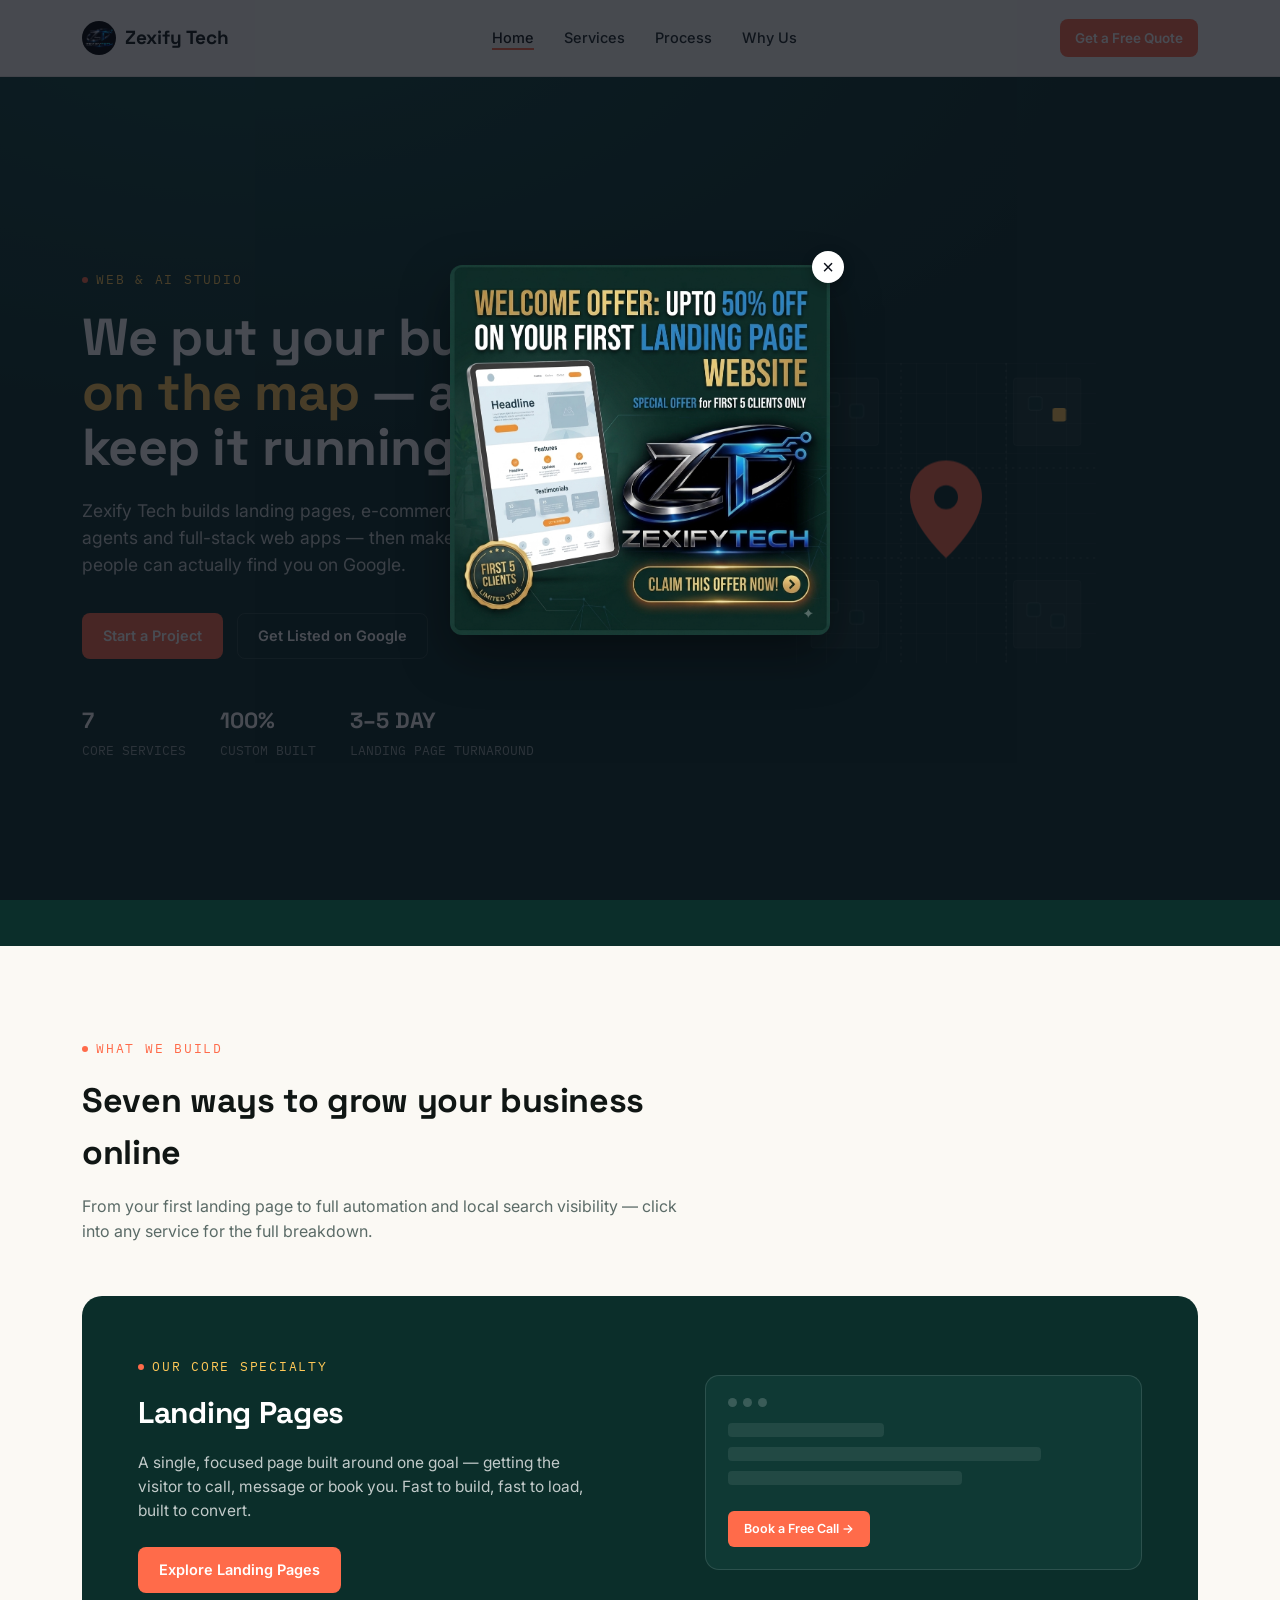
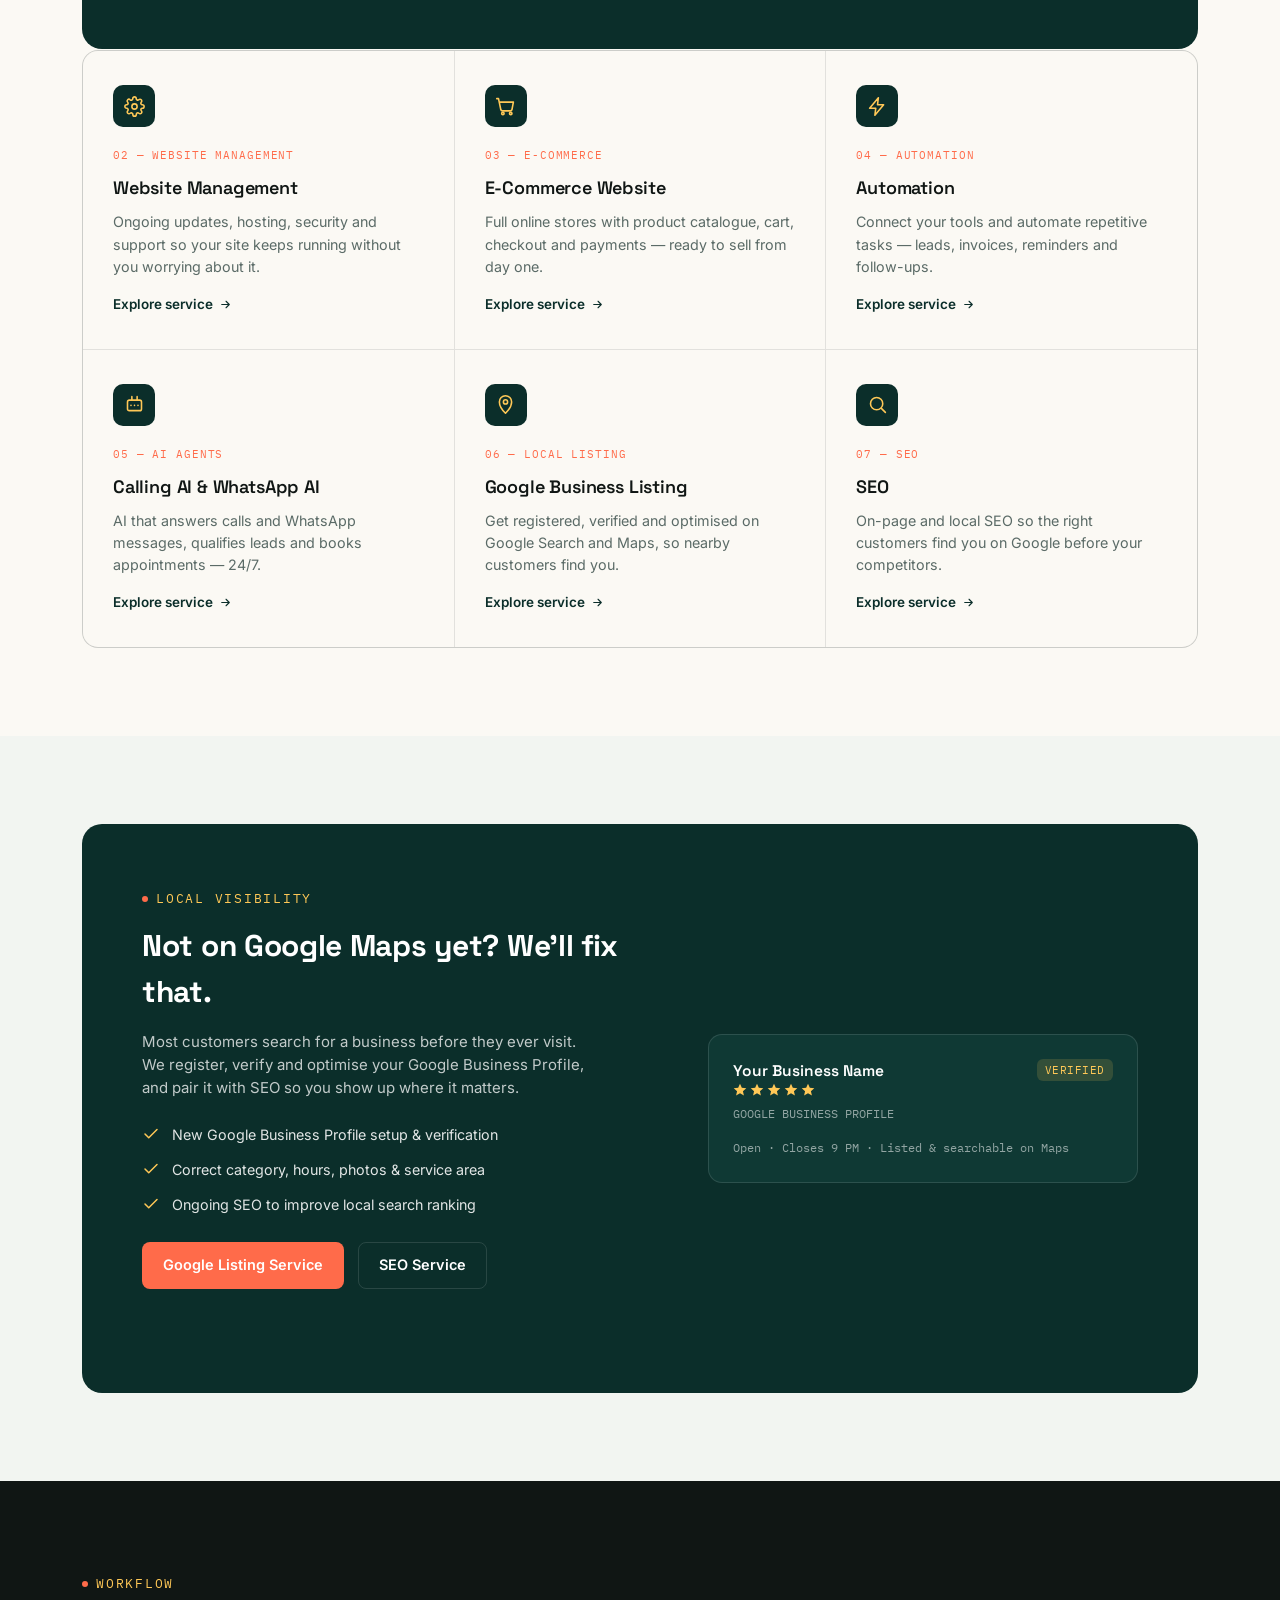
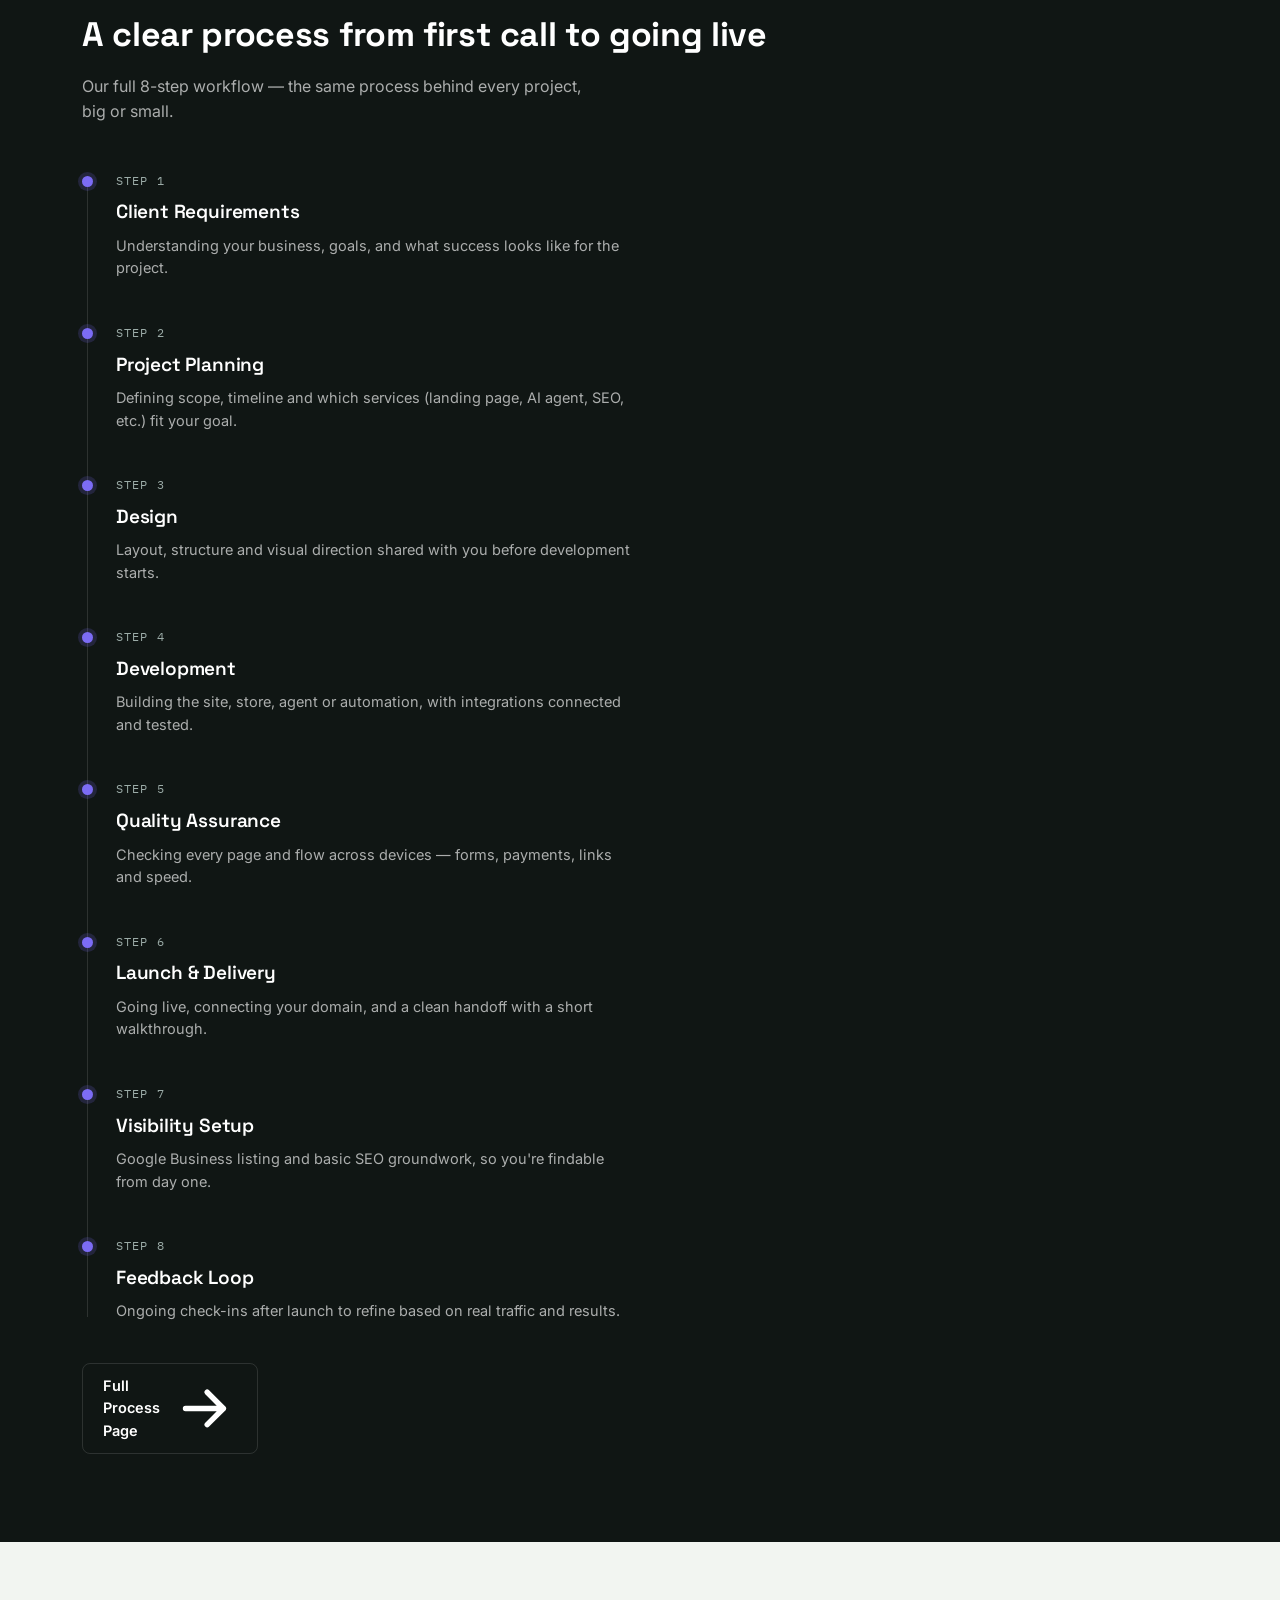
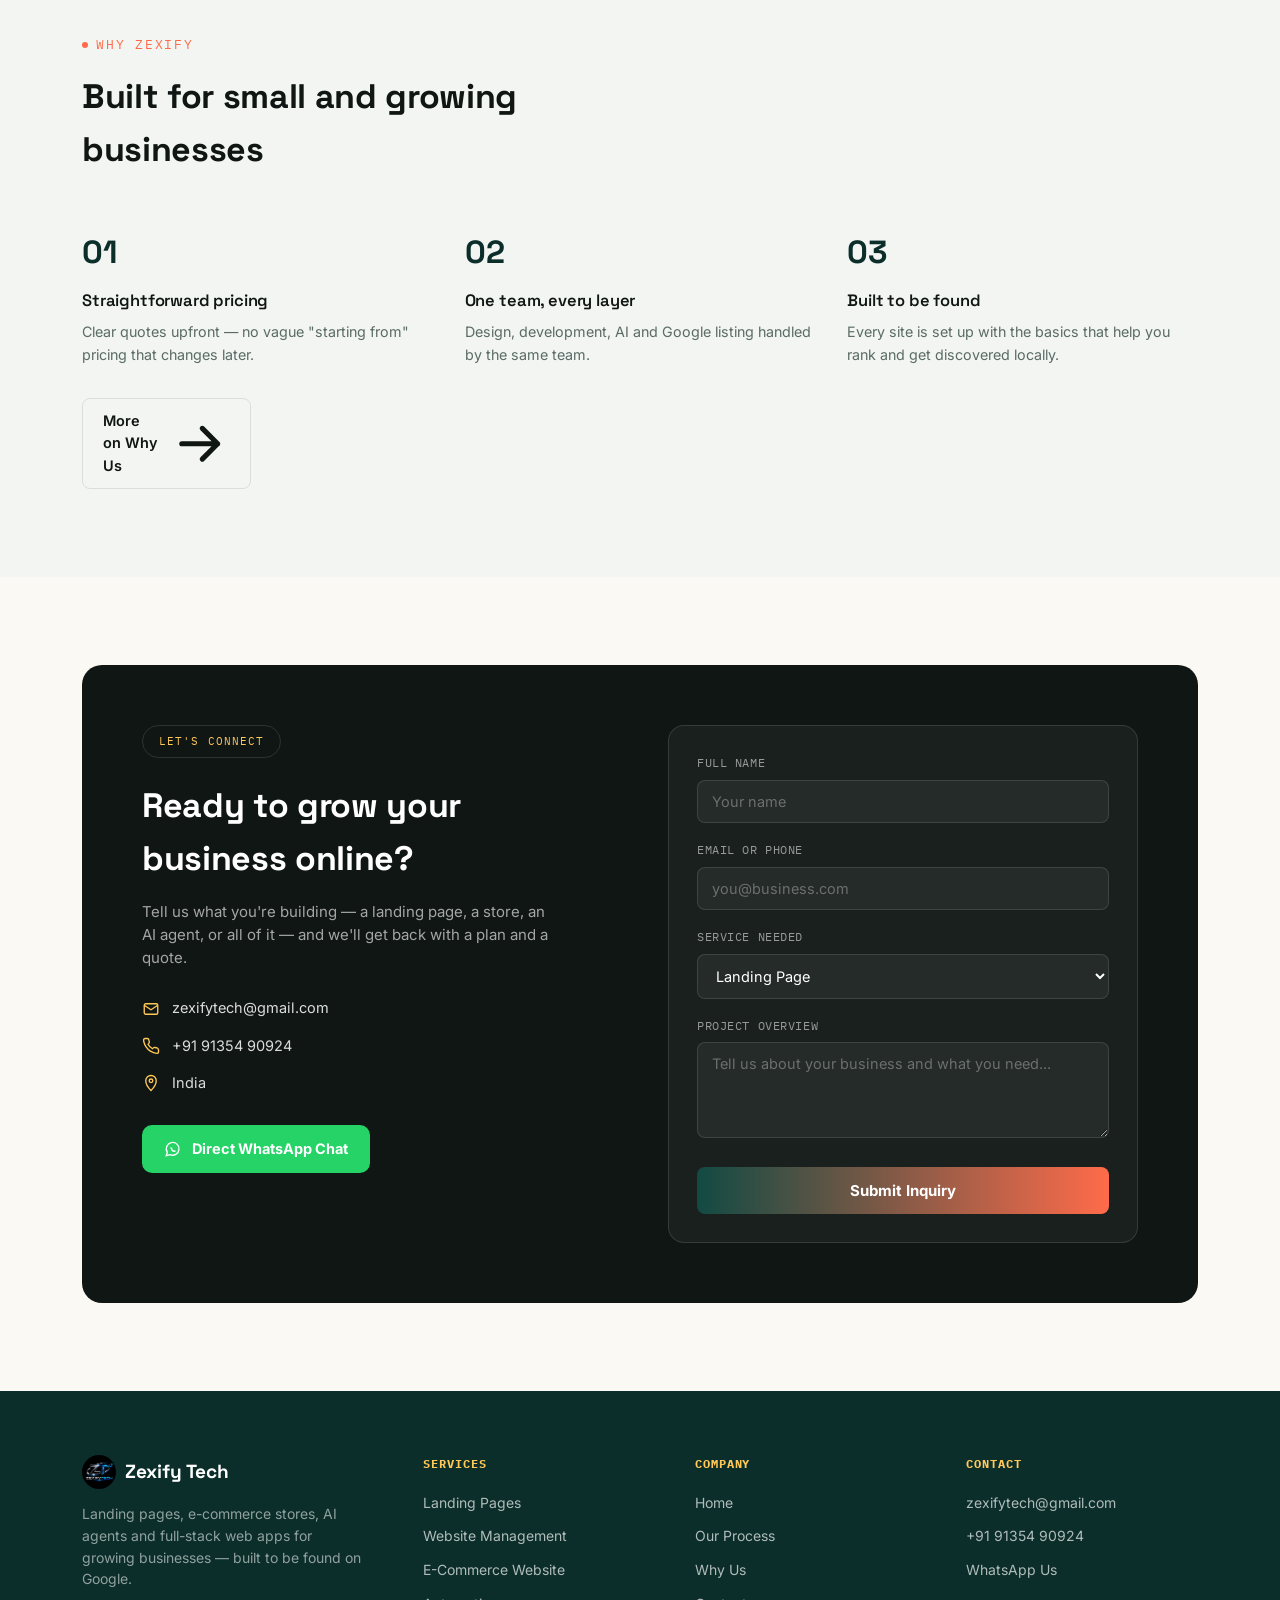
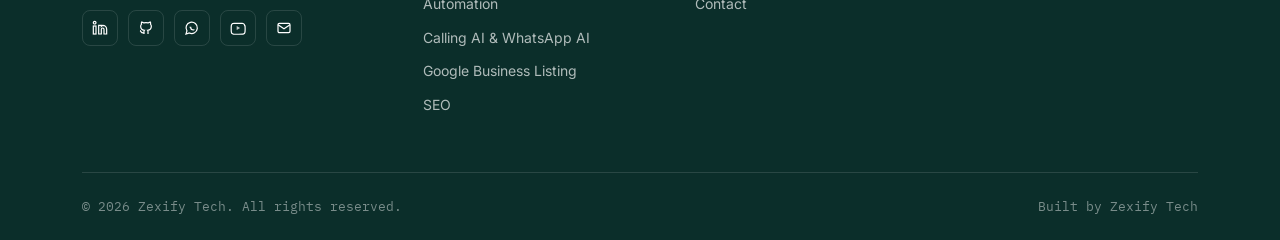
<file: index.html>
<!DOCTYPE html>
<html lang="en">
<head>
    <meta charset="UTF-8">
    <meta name="viewport" content="width=device-width, initial-scale=1.0">

    <!-- Primary SEO -->
    <title>ZexifyTech | AI Automation, Web Development, SEO & Digital Solutions</title>

    <meta name="description"
        content="ZexifyTech helps businesses grow with AI Automation, Website Development, Landing Pages, SEO, Google Business Profile Optimization and E-commerce Solutions.">

    <meta name="keywords"
        content="ZexifyTech, AI Automation, Website Development, SEO, Google Business Profile, Landing Pages, E-commerce, Digital Solutions">

    <meta name="author" content="ZexifyTech">
    <meta name="robots" content="index, follow">

    <!-- Canonical -->
    <link rel="canonical" href="https://zexifytech.in/">

    <!-- Favicon -->
    <link rel="icon" type="image/png" href="assets/logo-full.png">

    <!-- Theme -->
    <meta name="theme-color" content="#0b0f19">

    <!-- Open Graph -->
    <meta property="og:type" content="website">
    <meta property="og:site_name" content="ZexifyTech">
    <meta property="og:title" content="ZexifyTech | AI Automation & Web Development">
    <meta property="og:description"
        content="AI Automation, Website Development, SEO, Google Business Profile Optimization and Digital Growth Solutions.">
    <meta property="og:url" content="https://zexifytech.in/">
    <meta property="og:image" content="https://zexifytech.in/assets/logo-full.png">

    <!-- Twitter -->
    <meta name="twitter:card" content="summary_large_image">
    <meta name="twitter:title" content="ZexifyTech">
    <meta name="twitter:description"
        content="AI Automation, Website Development, SEO & Digital Growth Solutions.">
    <meta name="twitter:image"
        content="https://zexifytech.in/assets/logo-full.png">

    <!-- Fonts -->
    <link rel="preconnect" href="https://fonts.googleapis.com">
    <link rel="preconnect" href="https://fonts.gstatic.com" crossorigin>

    <link href="https://fonts.googleapis.com/css2?family=Space+Grotesk:wght@500;600;700&family=Inter:wght@400;500;600;700&family=IBM+Plex+Mono:wght@400;500&display=swap" rel="stylesheet">

    <!-- CSS -->
    <link rel="stylesheet" href="css/style.css">

    <!-- Schema.org -->
    <script type="application/ld+json">
    {
      "@context":"https://schema.org",
      "@type":"Organization",
      "name":"ZexifyTech",
      "url":"https://zexifytech.in",
      "logo":"https://zexifytech.in/assets/logo-full.png"
    }
    </script>
</head>
<body>

<header class="site-header">
  <nav class="nav-wrap wrap">
    <a href="index.html" class="logo">
      <span class="logo-mark">
        <img src="assets/logo-full.png" alt="Zexify Tech logo">
      </span>
      Zexify Tech
    </a>
    <ul class="nav-links">
      <li><a class="active" href="index.html">Home</a></li>
      <li class="has-dropdown">
        <a href="index.html#services">Services</a>
        <div class="dropdown">
          <a href="services/landing-pages.html">Landing Pages</a>
<a href="services/website-management.html">Website Management</a>
<a href="services/ecommerce.html">E-Commerce Website</a>
<a href="services/automation.html">Automation</a>
<a href="services/ai-agents.html">Calling AI & WhatsApp AI</a>
<a href="services/google-business.html">Google Business Listing</a>
<a href="services/seo.html">SEO</a>
        </div>
      </li>
      <li><a class="" href="process.html">Process</a></li>
      <li><a class="" href="why-us.html">Why Us</a></li>
    </ul>
    <a href="#contact" class="btn btn-primary btn-sm nav-cta">Get a Free Quote</a>
    <button class="nav-toggle" aria-label="Menu">
      <svg viewBox="0 0 24 24" fill="none" stroke="currentColor" stroke-width="2" stroke-linecap="round"><path d="M3 6h18M3 12h18M3 18h18"/></svg>
    </button>
    <div class="mobile-menu">
      <a href="index.html">Home</a>
      <a href="services/landing-pages.html">Landing Pages</a>
<a href="services/website-management.html">Website Management</a>
<a href="services/ecommerce.html">E-Commerce Website</a>
<a href="services/automation.html">Automation</a>
<a href="services/ai-agents.html">Calling AI & WhatsApp AI</a>
<a href="services/google-business.html">Google Business Listing</a>
<a href="services/seo.html">SEO</a>
      <a href="process.html">Process</a>
      <a href="why-us.html">Why Us</a>
      <a href="#contact">Contact</a>
    </div>
  </nav>
</header>

<section class="hero">
  <div class="wrap">
    <div>
      <span class="eyebrow on-dark">Web &amp; AI Studio</span>
      <h1>We put your business <em>on the map</em> — and keep it running.</h1>
      <p class="lead">Zexify Tech builds landing pages, e-commerce stores, AI agents and full-stack web apps — then makes sure people can actually find you on Google.</p>
      <div class="hero-actions">
        <a href="#contact" class="btn btn-primary">Start a Project</a>
        <a href="services/google-business.html" class="btn btn-on-dark">Get Listed on Google</a>
      </div>
      <div class="hero-stats">
        <div class="hero-stat"><b>7</b><span>CORE SERVICES</span></div>
        <div class="hero-stat"><b>100%</b><span>CUSTOM BUILT</span></div>
        <div class="hero-stat"><b>3&ndash;5 DAY</b><span>LANDING PAGE TURNAROUND</span></div>
      </div>
    </div>
    <div class="map-visual" aria-hidden="true">
      <svg viewBox="0 0 400 400">
        <defs><pattern id="grid" width="40" height="40" patternUnits="userSpaceOnUse"><path d="M40 0H0V40" fill="none" class="grid-line"/></pattern></defs>
        <rect x="0" y="0" width="400" height="400" fill="url(#grid)"/>
        <path class="road-line" d="M0 140 H400"/><path class="road-line" d="M0 260 H400"/>
        <path class="road-line" d="M140 0 V400"/><path class="road-line" d="M280 0 V400"/>
        <rect class="block" x="20" y="20" width="90" height="90" rx="4"/><rect class="block" x="290" y="20" width="90" height="90" rx="4"/>
        <rect class="block" x="20" y="290" width="90" height="90" rx="4"/><rect class="block" x="290" y="290" width="90" height="90" rx="4"/>
        <rect class="storefront" x="40" y="40" width="18" height="18" rx="3"/><rect class="storefront" x="72" y="55" width="18" height="18" rx="3"/>
        <rect class="storefront" x="310" y="45" width="18" height="18" rx="3"/><rect class="storefront lit" x="342" y="60" width="18" height="18" rx="3"/>
        <rect class="storefront" x="38" y="315" width="18" height="18" rx="3"/><rect class="storefront" x="72" y="330" width="18" height="18" rx="3"/>
        <rect class="storefront" x="308" y="320" width="18" height="18" rx="3"/><rect class="storefront" x="340" y="335" width="18" height="18" rx="3"/>
        <ellipse class="pin-shadow" cx="200" cy="216" rx="26" ry="7"/>
        <circle class="ring ring1" cx="200" cy="205" r="30"/><circle class="ring ring2" cx="200" cy="205" r="30"/>
        <g class="pin-group">
          <path d="M200 130 C172 130 152 152 152 179 C152 216 200 260 200 260 C200 260 248 216 248 179 C248 152 228 130 200 130 Z" fill="#FF6B4A"/>
          <circle cx="200" cy="179" r="16" fill="#0B2E2A"/>
        </g>
      </svg>
    </div>
  </div>
</section>

<section id="services">
  <div class="wrap">
    <div class="section-head reveal">
      <span class="eyebrow on-light">What We Build</span>
      <h2>Seven ways to grow your business online</h2>
      <p>From your first landing page to full automation and local search visibility — click into any service for the full breakdown.</p>
    </div>

    <div class="featured-service reveal">
      <div>
        <span class="eyebrow">Our Core Specialty</span>
        <h3>Landing Pages</h3>
        <p>A single, focused page built around one goal — getting the visitor to call, message or book you. Fast to build, fast to load, built to convert.</p>
        <a href="services/landing-pages.html" class="btn btn-primary">Explore Landing Pages</a>
      </div>
      <div class="featured-visual">
        <div class="browser-bar"><span class="browser-dot"></span><span class="browser-dot"></span><span class="browser-dot"></span></div>
        <div class="mock-block w40"></div>
        <div class="mock-block w80"></div>
        <div class="mock-block w60"></div>
        <span class="mock-cta">Book a Free Call →</span>
      </div>
    </div>

    <div class="services-grid reveal">
      <div class="service-card">
      <div class="service-icon"><svg viewBox="0 0 24 24" fill="none" stroke-width="1.8" stroke-linecap="round" stroke-linejoin="round"><circle cx="12" cy="12" r="3"/><path d="M19.4 15a1.65 1.65 0 0 0 .33 1.82l.06.06a2 2 0 1 1-2.83 2.83l-.06-.06a1.65 1.65 0 0 0-1.82-.33 1.65 1.65 0 0 0-1 1.51V21a2 2 0 0 1-4 0v-.09A1.65 1.65 0 0 0 9 19.4a1.65 1.65 0 0 0-1.82.33l-.06.06a2 2 0 1 1-2.83-2.83l.06-.06A1.65 1.65 0 0 0 4.6 15a1.65 1.65 0 0 0-1.51-1H3a2 2 0 0 1 0-4h.09A1.65 1.65 0 0 0 4.6 9a1.65 1.65 0 0 0-.33-1.82l-.06-.06a2 2 0 1 1 2.83-2.83l.06.06A1.65 1.65 0 0 0 9 4.6a1.65 1.65 0 0 0 1-1.51V3a2 2 0 0 1 4 0v.09a1.65 1.65 0 0 0 1 1.51 1.65 1.65 0 0 0 1.82-.33l.06-.06a2 2 0 1 1 2.83 2.83l-.06.06A1.65 1.65 0 0 0 19.4 9a1.65 1.65 0 0 0 1.51 1H21a2 2 0 0 1 0 4h-.09a1.65 1.65 0 0 0-1.51 1z"/></svg></div>
      <span class="service-tag">02 — Website Management</span>
      <h3>Website Management</h3>
      <p>Ongoing updates, hosting, security and support so your site keeps running without you worrying about it.</p>
      <a href="services/website-management.html" class="service-link">Explore service <svg viewBox="0 0 24 24" fill="none" stroke="currentColor" stroke-width="2" stroke-linecap="round" stroke-linejoin="round"><path d="M5 12h14M13 6l6 6-6 6"/></svg></a>
    </div>
<div class="service-card">
      <div class="service-icon"><svg viewBox="0 0 24 24" fill="none" stroke-width="1.8" stroke-linecap="round" stroke-linejoin="round"><circle cx="9" cy="20" r="1.4"/><circle cx="18" cy="20" r="1.4"/><path d="M2 3h2l2.6 12.4a2 2 0 0 0 2 1.6h8.8a2 2 0 0 0 2-1.6L21 7H6"/></svg></div>
      <span class="service-tag">03 — E-Commerce</span>
      <h3>E-Commerce Website</h3>
      <p>Full online stores with product catalogue, cart, checkout and payments — ready to sell from day one.</p>
      <a href="services/ecommerce.html" class="service-link">Explore service <svg viewBox="0 0 24 24" fill="none" stroke="currentColor" stroke-width="2" stroke-linecap="round" stroke-linejoin="round"><path d="M5 12h14M13 6l6 6-6 6"/></svg></a>
    </div>
<div class="service-card">
      <div class="service-icon"><svg viewBox="0 0 24 24" fill="none" stroke-width="1.8" stroke-linecap="round" stroke-linejoin="round"><path d="M13 2 3 14h7l-1 8 10-12h-7z"/></svg></div>
      <span class="service-tag">04 — Automation</span>
      <h3>Automation</h3>
      <p>Connect your tools and automate repetitive tasks — leads, invoices, reminders and follow-ups.</p>
      <a href="services/automation.html" class="service-link">Explore service <svg viewBox="0 0 24 24" fill="none" stroke="currentColor" stroke-width="2" stroke-linecap="round" stroke-linejoin="round"><path d="M5 12h14M13 6l6 6-6 6"/></svg></a>
    </div>
<div class="service-card">
      <div class="service-icon"><svg viewBox="0 0 24 24" fill="none" stroke-width="1.8" stroke-linecap="round" stroke-linejoin="round"><rect x="4" y="7" width="16" height="12" rx="2"/><path d="M9 3v4M15 3v4M8 13h.01M12 13h.01M16 13h.01"/></svg></div>
      <span class="service-tag">05 — AI Agents</span>
      <h3>Calling AI & WhatsApp AI</h3>
      <p>AI that answers calls and WhatsApp messages, qualifies leads and books appointments — 24/7.</p>
      <a href="services/ai-agents.html" class="service-link">Explore service <svg viewBox="0 0 24 24" fill="none" stroke="currentColor" stroke-width="2" stroke-linecap="round" stroke-linejoin="round"><path d="M5 12h14M13 6l6 6-6 6"/></svg></a>
    </div>
<div class="service-card">
      <div class="service-icon"><svg viewBox="0 0 24 24" fill="none" stroke-width="1.8" stroke-linecap="round" stroke-linejoin="round"><path d="M12 2 C8 2 5 5 5 9c0 6 7 13 7 13s7-7 7-13c0-4-3-7-7-7z"/><circle cx="12" cy="9" r="2.4"/></svg></div>
      <span class="service-tag">06 — Local Listing</span>
      <h3>Google Business Listing</h3>
      <p>Get registered, verified and optimised on Google Search and Maps, so nearby customers find you.</p>
      <a href="services/google-business.html" class="service-link">Explore service <svg viewBox="0 0 24 24" fill="none" stroke="currentColor" stroke-width="2" stroke-linecap="round" stroke-linejoin="round"><path d="M5 12h14M13 6l6 6-6 6"/></svg></a>
    </div>
<div class="service-card">
      <div class="service-icon"><svg viewBox="0 0 24 24" fill="none" stroke-width="1.8" stroke-linecap="round" stroke-linejoin="round"><circle cx="11" cy="11" r="7"/><path d="M21 21l-4.3-4.3"/></svg></div>
      <span class="service-tag">07 — SEO</span>
      <h3>SEO</h3>
      <p>On-page and local SEO so the right customers find you on Google before your competitors.</p>
      <a href="services/seo.html" class="service-link">Explore service <svg viewBox="0 0 24 24" fill="none" stroke="currentColor" stroke-width="2" stroke-linecap="round" stroke-linejoin="round"><path d="M5 12h14M13 6l6 6-6 6"/></svg></a>
    </div>
    </div>
  </div>
</section>

<section class="alt-bg">
  <div class="wrap">
    <div class="gb-band reveal">
      <div>
        <span class="eyebrow">Local Visibility</span>
        <h2>Not on Google Maps yet? We'll fix that.</h2>
        <p>Most customers search for a business before they ever visit. We register, verify and optimise your Google Business Profile, and pair it with SEO so you show up where it matters.</p>
        <ul class="gb-list">
          <li><svg viewBox="0 0 24 24" fill="none" stroke-width="2" stroke-linecap="round" stroke-linejoin="round"><path d="M20 6 9 17l-5-5"/></svg>New Google Business Profile setup &amp; verification</li>
          <li><svg viewBox="0 0 24 24" fill="none" stroke-width="2" stroke-linecap="round" stroke-linejoin="round"><path d="M20 6 9 17l-5-5"/></svg>Correct category, hours, photos &amp; service area</li>
          <li><svg viewBox="0 0 24 24" fill="none" stroke-width="2" stroke-linecap="round" stroke-linejoin="round"><path d="M20 6 9 17l-5-5"/></svg>Ongoing SEO to improve local search ranking</li>
        </ul>
        <div class="hero-actions">
          <a href="services/google-business.html" class="btn btn-primary">Google Listing Service</a>
          <a href="services/seo.html" class="btn btn-on-dark">SEO Service</a>
        </div>
      </div>
      <div class="gb-card">
        <div class="gb-card-top">
          <div>
            <div class="gb-card-name">Your Business Name</div>
            <div class="stars"><svg viewBox="0 0 20 20"><path d="M10 1l2.6 5.9 6.4.6-4.8 4.3 1.4 6.2L10 14.8 4.4 18l1.4-6.2L1 7.5l6.4-.6z"/></svg><svg viewBox="0 0 20 20"><path d="M10 1l2.6 5.9 6.4.6-4.8 4.3 1.4 6.2L10 14.8 4.4 18l1.4-6.2L1 7.5l6.4-.6z"/></svg><svg viewBox="0 0 20 20"><path d="M10 1l2.6 5.9 6.4.6-4.8 4.3 1.4 6.2L10 14.8 4.4 18l1.4-6.2L1 7.5l6.4-.6z"/></svg><svg viewBox="0 0 20 20"><path d="M10 1l2.6 5.9 6.4.6-4.8 4.3 1.4 6.2L10 14.8 4.4 18l1.4-6.2L1 7.5l6.4-.6z"/></svg><svg viewBox="0 0 20 20"><path d="M10 1l2.6 5.9 6.4.6-4.8 4.3 1.4 6.2L10 14.8 4.4 18l1.4-6.2L1 7.5l6.4-.6z"/></svg></div>
            <div class="gb-card-sub">GOOGLE BUSINESS PROFILE</div>
          </div>
          <span class="gb-badge">VERIFIED</span>
        </div>
        <div class="gb-card-sub">Open &middot; Closes 9 PM &middot; Listed &amp; searchable on Maps</div>
      </div>
    </div>
  </div>
</section>

<section class="timeline-section">
  <div class="wrap">
    <span class="eyebrow on-dark">Workflow</span>
    <h2 style="font-size:clamp(24px,3.2vw,34px); font-weight:700; margin-top:16px;">A clear process from first call to going live</h2>
    <p style="color:rgba(255,255,255,0.65); max-width:520px; margin-top:12px;">Our full 8-step workflow &mdash; the same process behind every project, big or small.</p>
    <div class="timeline">
      <div class="timeline-item reveal"><span class="timeline-dot"></span><span class="step-label">Step 1</span><h3>Client Requirements</h3><p>Understanding your business, goals, and what success looks like for the project.</p></div>
      <div class="timeline-item reveal"><span class="timeline-dot"></span><span class="step-label">Step 2</span><h3>Project Planning</h3><p>Defining scope, timeline and which services (landing page, AI agent, SEO, etc.) fit your goal.</p></div>
      <div class="timeline-item reveal"><span class="timeline-dot"></span><span class="step-label">Step 3</span><h3>Design</h3><p>Layout, structure and visual direction shared with you before development starts.</p></div>
      <div class="timeline-item reveal"><span class="timeline-dot"></span><span class="step-label">Step 4</span><h3>Development</h3><p>Building the site, store, agent or automation, with integrations connected and tested.</p></div>
      <div class="timeline-item reveal"><span class="timeline-dot"></span><span class="step-label">Step 5</span><h3>Quality Assurance</h3><p>Checking every page and flow across devices &mdash; forms, payments, links and speed.</p></div>
      <div class="timeline-item reveal"><span class="timeline-dot"></span><span class="step-label">Step 6</span><h3>Launch &amp; Delivery</h3><p>Going live, connecting your domain, and a clean handoff with a short walkthrough.</p></div>
      <div class="timeline-item reveal"><span class="timeline-dot"></span><span class="step-label">Step 7</span><h3>Visibility Setup</h3><p>Google Business listing and basic SEO groundwork, so you're findable from day one.</p></div>
      <div class="timeline-item reveal"><span class="timeline-dot"></span><span class="step-label">Step 8</span><h3>Feedback Loop</h3><p>Ongoing check-ins after launch to refine based on real traffic and results.</p></div>
    </div>
    <div style="margin-top:40px;"><a href="process.html" class="btn btn-on-dark">Full Process Page <svg viewBox="0 0 24 24" fill="none" stroke="currentColor" stroke-width="2" stroke-linecap="round" stroke-linejoin="round"><path d="M5 12h14M13 6l6 6-6 6"/></svg></a></div>
  </div>
</section>

<section class="alt-bg">
  <div class="wrap">
    <div class="section-head reveal">
      <span class="eyebrow on-light">Why Zexify</span>
      <h2>Built for small and growing businesses</h2>
    </div>
    <div class="value-grid reveal">
      <div class="value-card"><b class="why-num">01</b><h3>Straightforward pricing</h3><p>Clear quotes upfront &mdash; no vague "starting from" pricing that changes later.</p></div>
      <div class="value-card"><b class="why-num">02</b><h3>One team, every layer</h3><p>Design, development, AI and Google listing handled by the same team.</p></div>
      <div class="value-card"><b class="why-num">03</b><h3>Built to be found</h3><p>Every site is set up with the basics that help you rank and get discovered locally.</p></div>
    </div>
    <div style="margin-top:32px;"><a href="why-us.html" class="btn btn-ghost">More on Why Us <svg viewBox="0 0 24 24" fill="none" stroke="currentColor" stroke-width="2" stroke-linecap="round" stroke-linejoin="round"><path d="M5 12h14M13 6l6 6-6 6"/></svg></a></div>
  </div>
</section>

<section id="contact">
  <div class="wrap">
    <div class="connect-band reveal">
      <div class="connect-grid">
        <div class="connect-left">
          <span class="connect-pill">Let's Connect</span>
          <h2>Ready to grow your business online?</h2>
          <p class="sub">Tell us what you're building — a landing page, a store, an AI agent, or all of it — and we'll get back with a plan and a quote.</p>
          <div class="connect-info">
            <div class="connect-info-row"><svg viewBox="0 0 24 24" fill="none" stroke-width="1.8"><rect x="3" y="5" width="18" height="14" rx="2"/><path d="m3 7 9 6 9-6"/></svg><a href="mailto:zexifytech@gmail.com">zexifytech@gmail.com</a></div>
            <div class="connect-info-row"><svg viewBox="0 0 24 24" fill="none" stroke-width="1.8"><path d="M22 16.9v3a2 2 0 0 1-2.2 2 19.8 19.8 0 0 1-8.6-3.1 19.5 19.5 0 0 1-6-6A19.8 19.8 0 0 1 2.1 4.2 2 2 0 0 1 4.1 2h3a2 2 0 0 1 2 1.7c.1.9.3 1.8.6 2.7a2 2 0 0 1-.5 2.1L8 9.7a16 16 0 0 0 6 6l1.2-1.2a2 2 0 0 1 2.1-.5c.9.3 1.8.5 2.7.6a2 2 0 0 1 1.7 2Z"/></svg><a href="tel:+919135490924">+91 91354 90924</a></div>
            <div class="connect-info-row"><svg viewBox="0 0 24 24" fill="none" stroke-width="1.8"><path d="M12 2 C8 2 5 5 5 9c0 6 7 13 7 13s7-7 7-13c0-4-3-7-7-7z"/><circle cx="12" cy="9" r="2.4"/></svg><span>India</span></div>
          </div>
          <a href="https://wa.me/919135490924" target="_blank" rel="noopener" class="whatsapp-btn"><svg viewBox="0 0 24 24" fill="none" stroke="#fff" stroke-width="1.8"><path d="M3 21l1.4-4.6A8.5 8.5 0 1 1 8 19.5Z"/><path d="M9 10a1 1 0 0 0 1 1 4 4 0 0 0 4 4 1 1 0 0 0 1-1"/></svg>Direct WhatsApp Chat</a>
        </div>
        <form class="connect-form" id="inquiry-form">
          <div class="form-row">
            <label for="f-name">Full Name</label>
            <input type="text" id="f-name" placeholder="Your name" required>
          </div>
          <div class="form-row">
            <label for="f-email">Email or Phone</label>
            <input type="text" id="f-email" placeholder="you@business.com" required>
          </div>
          <div class="form-row">
            <label for="f-service">Service Needed</label>
            <select id="f-service">
              <option>Landing Page</option>
              <option>Website Management</option>
              <option>E-Commerce Website</option>
              <option>Automation</option>
              <option>Calling AI &amp; WhatsApp AI</option>
              <option>Google Business Listing</option>
              <option>SEO</option>
              <option>Not sure yet</option>
            </select>
          </div>
          <div class="form-row">
            <label for="f-msg">Project Overview</label>
            <textarea id="f-msg" placeholder="Tell us about your business and what you need..."></textarea>
          </div>
          <button type="submit" class="form-submit">Submit Inquiry</button>
        </form>
      </div>
    </div>
  </div>
</section>
<!-- Welcome Popup -->
<div id="welcome-popup" class="welcome-popup-overlay">
  <div class="welcome-popup-box">
    <button id="popup-close" class="popup-close-btn" aria-label="Close">&times;</button>
    <a href="https://wa.me/919135490924" target="_blank" rel="noopener">
      <img src="assets/popup.png" alt="Zexify Tech - Chat on WhatsApp" class="popup-img">
    </a>
  </div>
</div>
<footer class="site-footer">
  <div class="wrap">
    <div class="footer-grid">
      <div class="footer-brand">
        <div class="logo">
          <span class="logo-mark">
            <img src="assets/logo-full.png" alt="Zexify Tech logo">
          </span>
          Zexify Tech
        </div>
        <p>Landing pages, e-commerce stores, AI agents and full-stack web apps for growing businesses — built to be found on Google.</p>
        <div class="footer-social">
          <!-- SOCIAL LINKS: replace # with your real profile URLs -->
          <a href="https://www.linkedin.com/in/arif-shaikh-717694379" aria-label="LinkedIn" target="_blank" rel="noopener"><svg viewBox="0 0 24 24" fill="none" stroke-width="1.8"><path d="M16 8a6 6 0 0 1 6 6v7h-4v-7a2 2 0 0 0-4 0v7h-4V8h4v1.5A6 6 0 0 1 16 8Z"/><rect x="2" y="9" width="4" height="12"/><circle cx="4" cy="4" r="2"/></svg></a>
          <a href="https://github.com/arifshaikh0462" aria-label="GitHub" target="_blank" rel="noopener"><svg viewBox="0 0 24 24" fill="none" stroke-width="1.8"><path d="M9 19c-4.3 1.4-4.3-2.5-6-3m12 5v-3.5c0-1 .1-1.4-.5-2 2.8-.3 5.5-1.4 5.5-6a4.6 4.6 0 0 0-1.3-3.2 4.2 4.2 0 0 0-.1-3.2s-1.1-.3-3.5 1.3a12.3 12.3 0 0 0-6.2 0C6.5 2.8 5.4 3.1 5.4 3.1a4.2 4.2 0 0 0-.1 3.2A4.6 4.6 0 0 0 4 9.5c0 4.6 2.7 5.7 5.5 6-.6.6-.6 1.2-.5 2V21"/></svg></a>
          <a href="https://wa.me/919135490924" aria-label="WhatsApp" target="_blank" rel="noopener"><svg viewBox="0 0 24 24" fill="none" stroke-width="1.8"><path d="M3 21l1.4-4.6A8.5 8.5 0 1 1 8 19.5Z"/><path d="M9 10a1 1 0 0 0 1 1 4 4 0 0 0 4 4 1 1 0 0 0 1-1"/></svg></a>
          <a href="https://www.youtube.com/@zexifytech" aria-label="YouTube" target="_blank" rel="noopener"><svg viewBox="0 0 24 24" fill="none" stroke-width="1.8" stroke-linecap="round" stroke-linejoin="round"><path d="M22 8.5s-.2-1.6-.9-2.3c-.8-.9-1.8-.9-2.2-1C15.9 5 12 5 12 5h0s-3.9 0-6.9.2c-.4 0-1.4.1-2.2 1C2.2 6.9 2 8.5 2 8.5S1.8 10.4 1.8 12.3v1.8c0 1.9.2 3.8.2 3.8s.2 1.6.9 2.3c.8.9 1.9.9 2.4 1 1.7.2 7.2.2 7.2.2s3.9 0 6.9-.2c.4 0 1.4-.1 2.2-1 .7-.7.9-2.3.9-2.3s.2-1.9.2-3.8v-1.8c0-1.9-.2-3.8-.2-3.8Z"/><path d="M10 15V9l5.2 3-5.2 3Z" fill="currentColor" stroke="none"/></svg></a>
          <a href="mailto:zexifytech@gmail.com" aria-label="Email"><svg viewBox="0 0 24 24" fill="none" stroke-width="1.8"><rect x="3" y="5" width="18" height="14" rx="2"/><path d="m3 7 9 6 9-6"/></svg></a>
        </div>
      </div>
      <div class="footer-col">
        <h4>Services</h4>
        <a href="services/landing-pages.html">Landing Pages</a>
        <a href="services/website-management.html">Website Management</a>
        <a href="services/ecommerce.html">E-Commerce Website</a>
        <a href="services/automation.html">Automation</a>
        <a href="services/ai-agents.html">Calling AI & WhatsApp AI</a>
        <a href="services/google-business.html">Google Business Listing</a>
        <a href="services/seo.html">SEO</a>
      </div>
      <div class="footer-col">
        <h4>Company</h4>
        <a href="index.html">Home</a>
        <a href="process.html">Our Process</a>
        <a href="why-us.html">Why Us</a>
        <a href="#contact">Contact</a>
      </div>
      <div class="footer-col">
        <h4>Contact</h4>
        <a href="mailto:zexifytech@gmail.com">zexifytech@gmail.com</a>
        <a href="tel:+919135490924">+91 91354 90924</a>
        <a href="https://wa.me/919135490924" target="_blank" rel="noopener">WhatsApp Us</a>
      </div>
    </div>
    <div class="footer-bottom">
      <span>© 2026 Zexify Tech. All rights reserved.</span>
      <span>Built by Zexify Tech</span>
    </div>
  </div>
</footer>
<script src="js/main.js"></script>
</body>
</html>
</file>
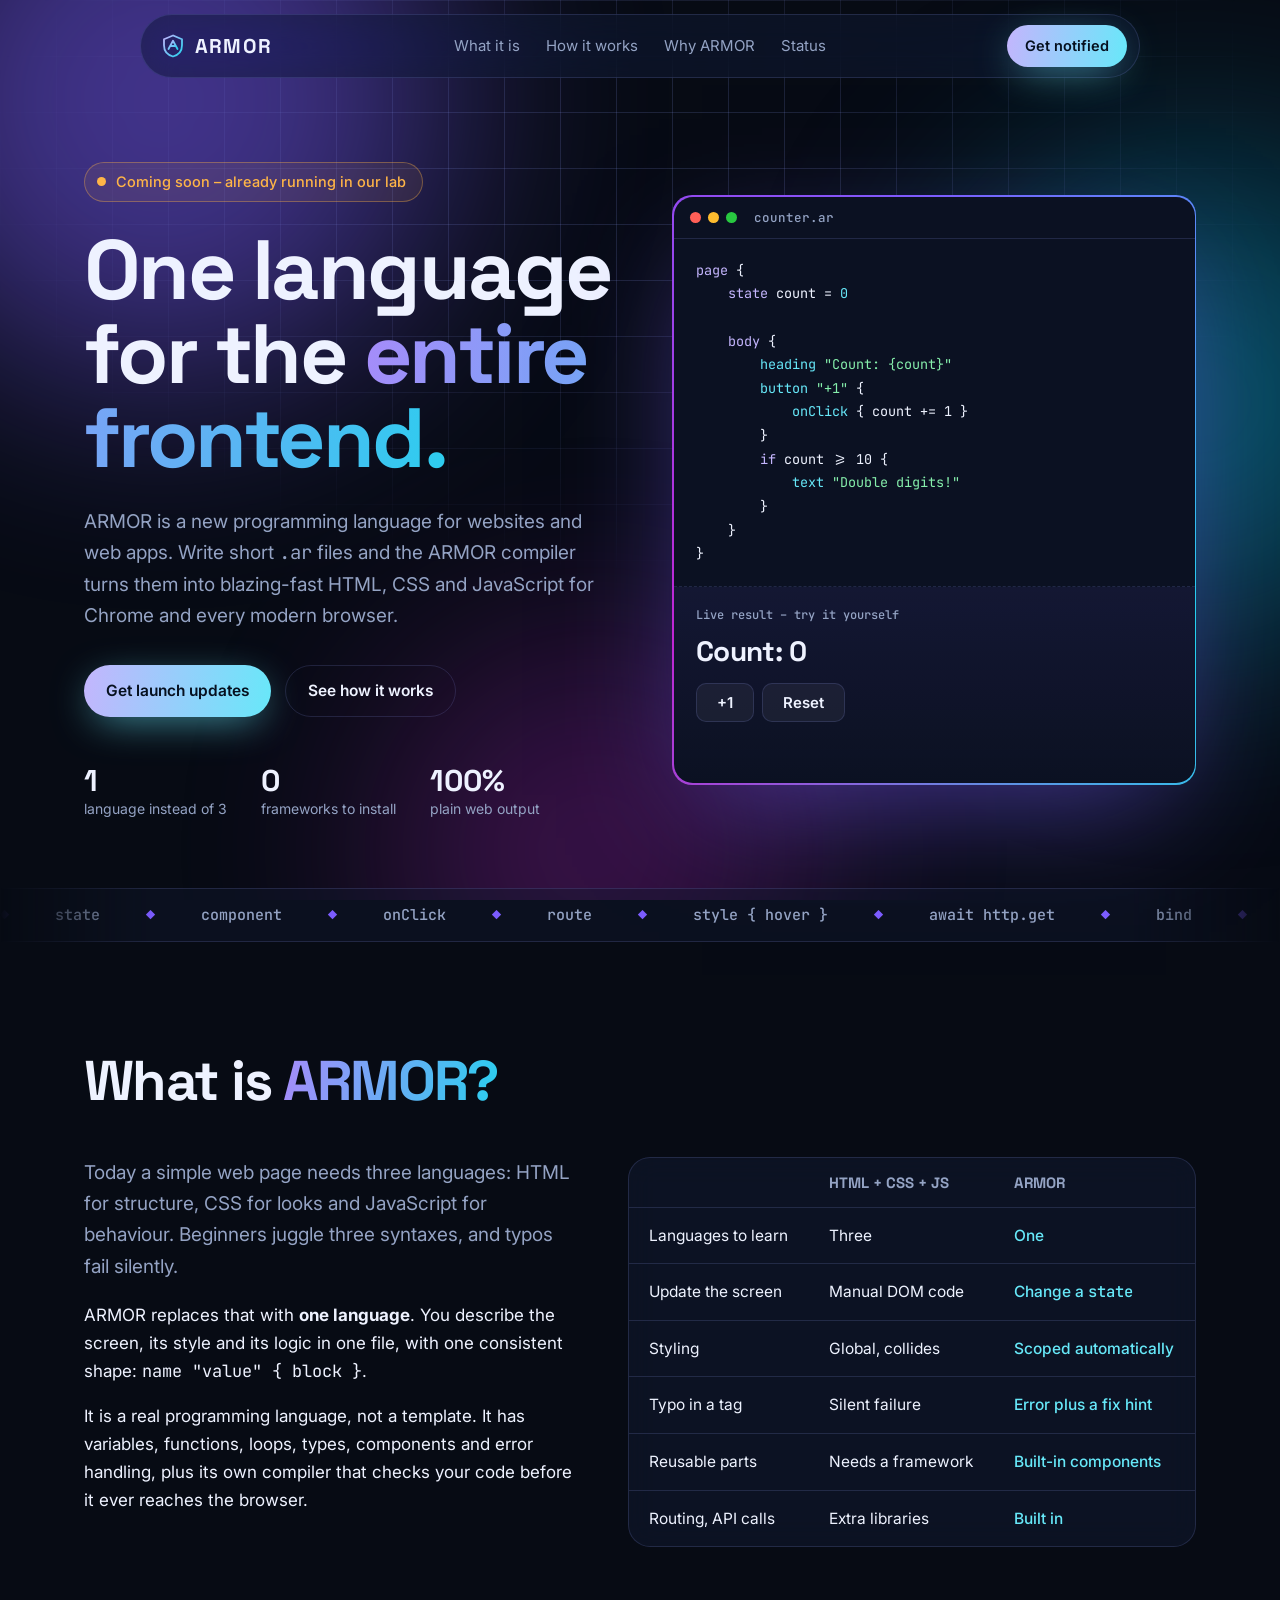
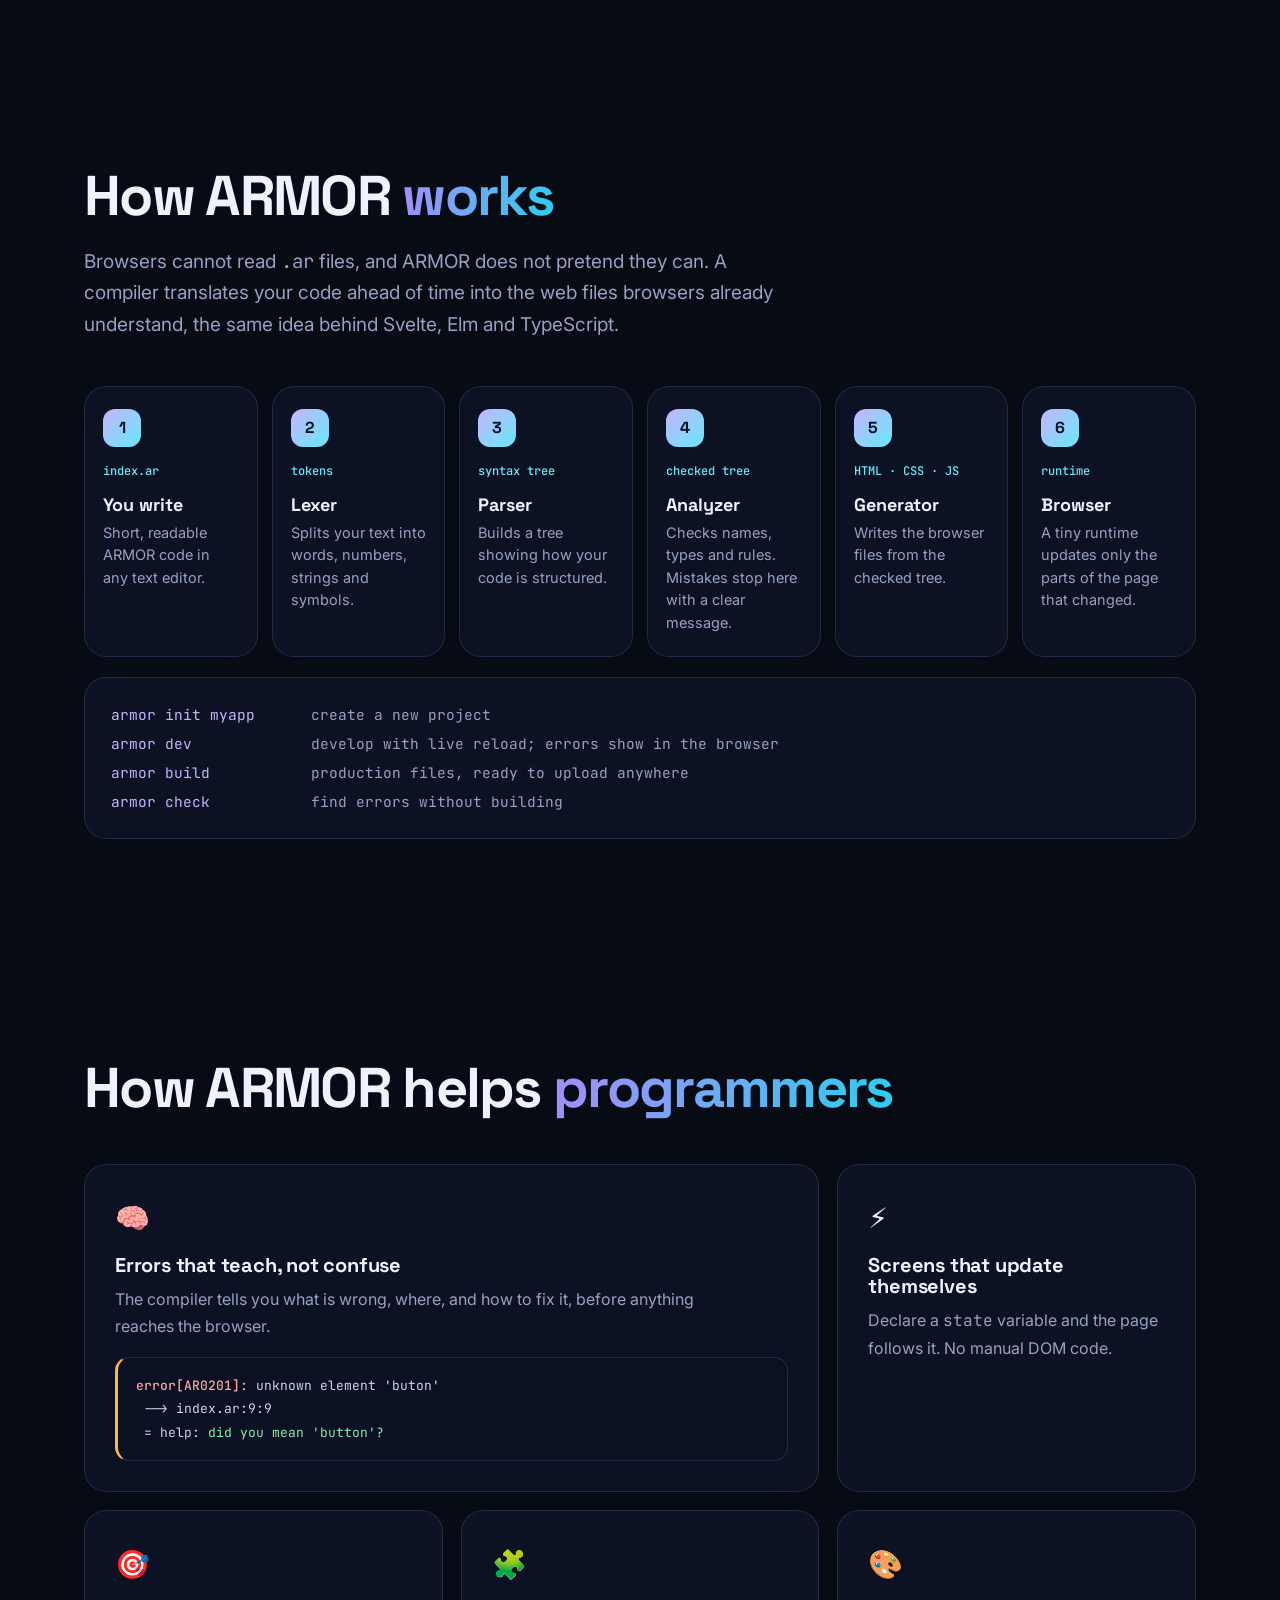
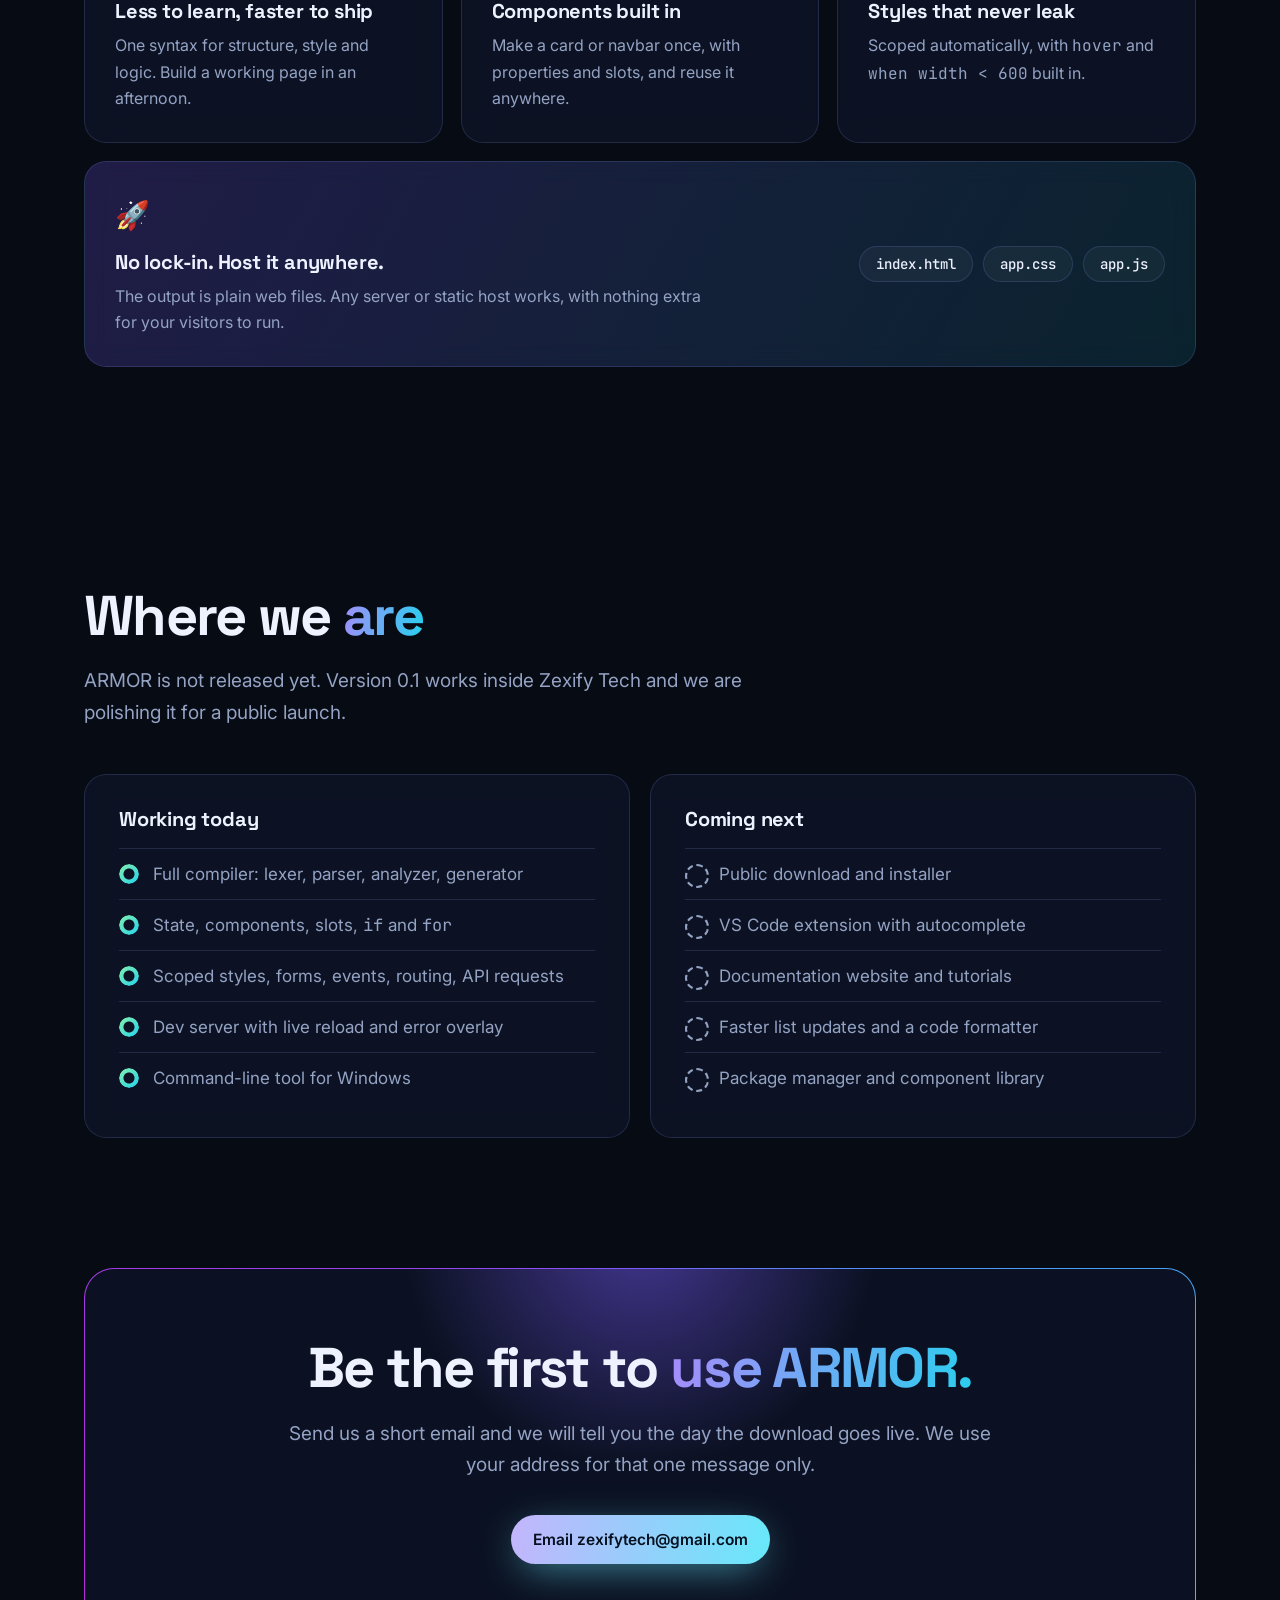
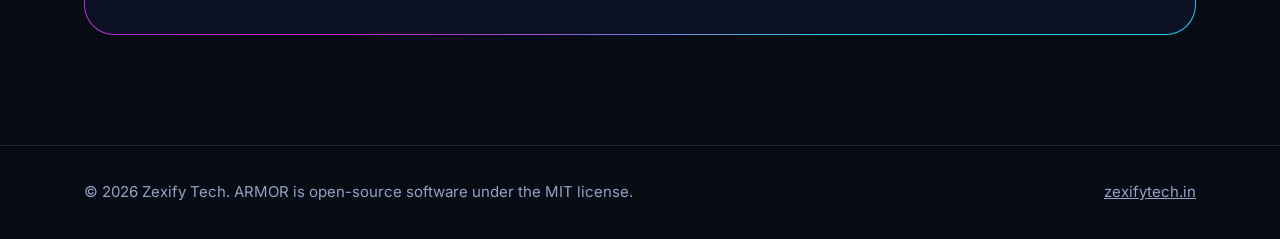
<file: armor/index.html>
<!DOCTYPE html>
<html lang="en">
<head>
<meta charset="utf-8">
<meta name="viewport" content="width=device-width, initial-scale=1">
<title>ARMOR – the next-gen frontend programming language | Zexify Tech</title>
<meta name="description" content="ARMOR is a new programming language for websites and frontend apps. Write .ar files, get fast HTML, CSS and JavaScript. Coming soon from Zexify Tech.">
<meta name="theme-color" content="#070b14">
<link rel="preconnect" href="https://fonts.googleapis.com">
<link rel="preconnect" href="https://fonts.gstatic.com" crossorigin>
<link href="https://fonts.googleapis.com/css2?family=Space+Grotesk:wght@500;700&family=Inter:wght@400;500;600&family=JetBrains+Mono:wght@400;500&display=swap" rel="stylesheet">
<style>
@property --a{syntax:"<angle>";inherits:false;initial-value:0deg}
:root{
  --bg:#070b14; --ink:#eef2ff; --mute:#94a3c4; --line:rgba(148,163,255,.16);
  --v:#7c5cff; --c:#22d3ee; --amber:#ffb547;
  --glass:rgba(18,26,48,.55);
  --grad:linear-gradient(100deg,#a78bfa 0%,#22d3ee 55%,#a78bfa 100%);
  --display:"Space Grotesk",system-ui,sans-serif;
  --body:"Inter",system-ui,-apple-system,"Segoe UI",sans-serif;
  --mono:"JetBrains Mono",ui-monospace,Consolas,monospace;
  color-scheme:dark;
}
*{box-sizing:border-box}
html{scroll-behavior:smooth}
body{margin:0;background:var(--bg);color:var(--ink);font:400 17px/1.65 var(--body);overflow-x:hidden;-webkit-font-smoothing:antialiased}
a{color:inherit}
:focus-visible{outline:3px solid var(--c);outline-offset:3px;border-radius:8px}
.wrap{max-width:1160px;margin:0 auto;padding:0 24px;position:relative;z-index:2}
h1,h2,h3{font-family:var(--display);margin:0;letter-spacing:-.03em;line-height:1.05}
h2{font-size:clamp(32px,5vw,56px);font-weight:700}
h3{font-size:20px;font-weight:700;letter-spacing:-.01em}
p{margin:0 0 1em;max-width:60ch}
code{font-family:var(--mono)}
.lead{font-size:19px;color:var(--mute)}
.gt{background:var(--grad);background-size:200% 100%;-webkit-background-clip:text;background-clip:text;color:transparent;animation:slide 6s linear infinite}
@keyframes slide{to{background-position:-200% 0}}

/* ---------- background ---------- */
.aurora{position:fixed;inset:0;z-index:0;pointer-events:none;overflow:hidden}
.aurora i{position:absolute;border-radius:50%;filter:blur(110px);opacity:.5;animation:drift 22s ease-in-out infinite alternate}
.aurora i:nth-child(1){width:560px;height:560px;background:var(--v);top:-180px;left:-120px}
.aurora i:nth-child(2){width:480px;height:480px;background:#0891b2;top:18%;right:-160px;animation-delay:-8s}
.aurora i:nth-child(3){width:420px;height:420px;background:#c026d3;opacity:.28;bottom:-160px;left:30%;animation-delay:-14s}
@keyframes drift{to{transform:translate(90px,60px) scale(1.15)}}
.grid{position:fixed;inset:0;z-index:0;pointer-events:none;
  background-image:linear-gradient(var(--line) 1px,transparent 1px),linear-gradient(90deg,var(--line) 1px,transparent 1px);
  background-size:56px 56px;
  -webkit-mask-image:radial-gradient(ellipse 70% 60% at 50% 20%,#000 20%,transparent 75%);mask-image:radial-gradient(ellipse 70% 60% at 50% 20%,#000 20%,transparent 75%)}

/* ---------- nav ---------- */
nav{position:sticky;top:14px;z-index:20;margin:14px auto 0;max-width:1000px;width:calc(100% - 32px);
  display:flex;align-items:center;justify-content:space-between;gap:12px;padding:10px 12px 10px 20px;
  background:var(--glass);border:1px solid var(--line);border-radius:999px;
  -webkit-backdrop-filter:blur(18px) saturate(150%);backdrop-filter:blur(18px) saturate(150%)}
.logo{font:700 20px var(--display);letter-spacing:.06em;text-decoration:none;display:flex;gap:10px;align-items:center}
.logo svg{width:24px;height:24px}
nav .links{display:flex;gap:26px;font-size:15px;color:var(--mute)}
nav .links a{text-decoration:none}nav .links a:hover{color:var(--ink)}
.btn{display:inline-flex;align-items:center;gap:8px;padding:12px 22px;border-radius:999px;font-weight:600;font-size:15.5px;text-decoration:none;border:1px solid var(--line);color:var(--ink);transition:transform .2s,box-shadow .2s}
.btn:hover{transform:translateY(-2px)}
.btn.main{border:0;color:#06101f;background:linear-gradient(100deg,#c4b5fd,#67e8f9);box-shadow:0 10px 40px -10px rgba(103,232,249,.7)}
.btn.main:hover{box-shadow:0 14px 50px -8px rgba(167,139,250,.9)}
.btn.sm{padding:9px 18px;font-size:14.5px}

/* ---------- hero ---------- */
.hero{padding:84px 0 70px}
.hero .wrap{display:grid;grid-template-columns:1.02fr 1fr;gap:54px;align-items:center}
.badge{display:inline-flex;gap:10px;align-items:center;padding:7px 16px 7px 12px;border-radius:999px;font-size:14.5px;font-weight:500;color:var(--amber);
  background:rgba(255,181,71,.08);border:1px solid rgba(255,181,71,.35);margin-bottom:26px}
.badge i{width:9px;height:9px;border-radius:50%;background:var(--amber);box-shadow:0 0 0 0 rgba(255,181,71,.7);animation:ping 2s infinite}
@keyframes ping{to{box-shadow:0 0 0 12px rgba(255,181,71,0)}}
h1{font-size:clamp(44px,7vw,84px);font-weight:700;line-height:1}
.hero .lead{margin:26px 0 34px}
.btns{display:flex;flex-wrap:wrap;gap:14px}
.facts{display:flex;gap:34px;margin-top:44px;flex-wrap:wrap}
.facts div{font-size:14px;color:var(--mute);line-height:1.3}
.facts b{display:block;font:700 30px var(--display);color:var(--ink)}

/* code window with rotating gradient border */
.win{position:relative;border-radius:20px;padding:1.5px;
  background:conic-gradient(from var(--a),#7c5cff,#22d3ee,#c026d3,#7c5cff);animation:spin 7s linear infinite;
  box-shadow:0 40px 120px -30px rgba(124,92,255,.55);transform-style:preserve-3d;transition:transform .15s ease-out}
@keyframes spin{to{--a:360deg}}
.win .in{border-radius:19px;background:#0b1122;overflow:hidden}
.bar{display:flex;align-items:center;gap:7px;padding:12px 16px;border-bottom:1px solid var(--line);font:500 12.5px var(--mono);color:var(--mute)}
.bar i{width:11px;height:11px;border-radius:50%;background:#ff5f57}.bar i:nth-child(2){background:#febc2e}.bar i:nth-child(3){background:#28c840}
.bar span{margin-left:10px}
pre{margin:0;padding:20px 22px;font:400 13.5px/1.75 var(--mono);overflow-x:auto}
.k{color:#c4b5fd}.s{color:#86efac}.p{color:#67e8f9}
.out{padding:20px 22px 24px;border-top:1px dashed var(--line);background:linear-gradient(180deg,rgba(124,92,255,.08),transparent)}
.out small{display:block;font:500 12px var(--mono);color:var(--mute);margin-bottom:10px}
.out h4{margin:0 0 14px;font:700 28px var(--display);letter-spacing:-.02em}
.out button{font:600 15px var(--body);padding:9px 20px;border-radius:10px;border:1px solid var(--line);background:rgba(255,255,255,.05);color:var(--ink);cursor:pointer;margin-right:8px;transition:background .2s,transform .1s}
.out button:hover{background:rgba(124,92,255,.3)}.out button:active{transform:scale(.95)}
#nice{color:#86efac;margin:12px 0 0;min-height:1.5em;font-weight:500}

/* marquee */
.marq{border-block:1px solid var(--line);background:rgba(18,26,48,.4);overflow:hidden;position:relative;z-index:2;
  -webkit-mask-image:linear-gradient(90deg,transparent,#000 12%,#000 88%,transparent);mask-image:linear-gradient(90deg,transparent,#000 12%,#000 88%,transparent)}
.marq div{display:flex;gap:46px;width:max-content;padding:16px 0;animation:mq 30s linear infinite;font:500 15px var(--mono);color:var(--mute)}
.marq span::before{content:"◆";color:var(--v);margin-right:46px}
@keyframes mq{to{transform:translateX(-50%)}}

section{padding:110px 0;position:relative}
.head{margin-bottom:46px}

/* glass + spotlight */
.glass{position:relative;background:var(--glass);border:1px solid var(--line);border-radius:22px;
  -webkit-backdrop-filter:blur(14px);backdrop-filter:blur(14px);overflow:hidden}
.spot::before{content:"";position:absolute;inset:0;pointer-events:none;opacity:0;transition:opacity .3s;
  background:radial-gradient(420px circle at var(--mx,50%) var(--my,50%),rgba(124,92,255,.22),transparent 60%)}
.spot:hover::before{opacity:1}

/* what */
.split{display:grid;grid-template-columns:1fr 1.15fr;gap:50px;align-items:start}
.scroll{overflow-x:auto}
.tbl{width:100%;border-collapse:collapse;font-size:15.5px}
.tbl th,.tbl td{text-align:left;padding:15px 20px;border-bottom:1px solid var(--line)}
.tbl th{font:700 15px var(--display);color:var(--mute)}
.tbl tr:last-child td{border:0}
.tbl td:last-child{color:#67e8f9;font-weight:500}
.tbl td:first-child{color:var(--ink)}

/* how */
.flow{list-style:none;margin:0;padding:0;display:grid;grid-template-columns:repeat(6,1fr);gap:14px;position:relative}
.flow li{padding:22px 18px}
.flow em{font:500 12px var(--mono);font-style:normal;color:#67e8f9;display:block;margin-bottom:14px}
.flow .dot{width:38px;height:38px;border-radius:12px;display:grid;place-items:center;margin-bottom:16px;font:700 16px var(--display);color:#06101f;background:linear-gradient(135deg,#c4b5fd,#67e8f9)}
.flow b{display:block;font:700 18px var(--display);margin-bottom:6px}
.flow span{font-size:14.5px;line-height:1.55;color:var(--mute);display:block}
.term{margin-top:20px;padding:22px 26px;font:400 14.5px/2 var(--mono);overflow-x:auto}
.term .cmd{display:inline-block;min-width:200px;color:#c4b5fd}
.term .d{color:var(--mute)}

/* bento */
.bento{display:grid;grid-template-columns:repeat(6,1fr);gap:18px}
.tile{padding:30px}
.tile p{color:var(--mute);margin:10px 0 0;font-size:16px}
.t1{grid-column:span 4}.t2{grid-column:span 2}.t3{grid-column:span 2}.t4{grid-column:span 2}.t5{grid-column:span 2}.t6{grid-column:span 6}
.ico{font-size:28px;margin-bottom:14px;display:block}
.err{margin-top:18px;padding:16px 18px;border-radius:14px;background:#0b1122;border:1px solid var(--line);border-left:3px solid var(--amber);font:400 13px/1.8 var(--mono);color:#cbd5f5}
.err b{color:#fca5a5;font-weight:500}.err u{text-decoration:none;color:#86efac}
.t6{display:flex;gap:30px;align-items:center;justify-content:space-between;flex-wrap:wrap;background:linear-gradient(120deg,rgba(124,92,255,.22),rgba(34,211,238,.12))}
.outs{display:flex;gap:10px;flex-wrap:wrap}
.outs span{padding:8px 16px;border-radius:999px;border:1px solid var(--line);font:500 14px var(--mono);background:rgba(255,255,255,.04)}

/* status */
.status{display:grid;grid-template-columns:1fr 1fr;gap:20px}
.status .glass{padding:34px}
.status ul{list-style:none;margin:18px 0 0;padding:0}
.status li{padding:11px 0 11px 34px;position:relative;border-top:1px solid var(--line);color:var(--mute)}
.status li::before{content:"";position:absolute;left:0;top:50%;width:20px;height:20px;margin-top:-10px;border-radius:50%;
  background:linear-gradient(135deg,#86efac,#22d3ee);-webkit-mask:radial-gradient(circle,transparent 5px,#000 6px);mask:radial-gradient(circle,transparent 5px,#000 6px)}
.status .next li::before{background:none;border:2px dashed var(--mute);-webkit-mask:none;mask:none}

/* cta */
.cta{text-align:center;padding:70px 30px;border-radius:30px;position:relative;
  background:linear-gradient(#0b1122,#0b1122) padding-box,conic-gradient(from var(--a),#7c5cff,#22d3ee,#c026d3,#7c5cff) border-box;
  border:1.5px solid transparent;animation:spin 8s linear infinite;overflow:hidden}
.cta::before{content:"";position:absolute;width:520px;height:520px;left:50%;top:-300px;transform:translateX(-50%);background:radial-gradient(circle,rgba(124,92,255,.5),transparent 65%);pointer-events:none}
.cta h2,.cta p,.cta .btn{position:relative}
.cta p{margin:20px auto 34px}

footer{border-top:1px solid var(--line);padding:34px 0;color:var(--mute);font-size:15px;position:relative;z-index:2}
footer .wrap{display:flex;justify-content:space-between;flex-wrap:wrap;gap:12px}

/* reveal */
.rv{opacity:0;transform:translateY(26px);transition:opacity .7s,transform .7s cubic-bezier(.2,.7,.2,1)}
.rv.on{opacity:1;transform:none}
.hero .wrap>*{animation:rise .9s cubic-bezier(.2,.7,.2,1) both}
.hero .wrap>*:nth-child(2){animation-delay:.18s}
@keyframes rise{from{opacity:0;transform:translateY(30px)}}

@media (max-width:960px){
  .hero .wrap,.split,.status{grid-template-columns:1fr}
  .flow{grid-template-columns:repeat(2,1fr)}
  .t1,.t2,.t3,.t4,.t5{grid-column:span 6}
  nav .links{display:none}
  section{padding:80px 0}
}
@media (max-width:520px){.flow{grid-template-columns:1fr}.hero{padding-top:56px}}
@media (prefers-reduced-motion:reduce){
  *,*::before,*::after{animation:none!important;transition:none!important}
  .rv{opacity:1;transform:none}
}
</style>
</head>
<body>
<div class="aurora" aria-hidden="true"><i></i><i></i><i></i></div>
<div class="grid" aria-hidden="true"></div>

<nav>
  <a class="logo" href="#top" aria-label="ARMOR home">
    <svg viewBox="0 0 32 32" aria-hidden="true"><defs><linearGradient id="g" x1="0" y1="0" x2="1" y2="1"><stop stop-color="#c4b5fd"/><stop offset="1" stop-color="#22d3ee"/></linearGradient></defs><path d="M16 2 4 7v8c0 7.5 5 13 12 15 7-2 12-7.5 12-15V7L16 2Z" fill="none" stroke="url(#g)" stroke-width="2.4"/><path d="M10 20 16 9l6 11M12.5 16h7" fill="none" stroke="url(#g)" stroke-width="2.4" stroke-linecap="round" stroke-linejoin="round"/></svg>
    ARMOR
  </a>
  <div class="links"><a href="#what">What it is</a><a href="#how">How it works</a><a href="#why">Why ARMOR</a><a href="#status">Status</a></div>
  <a class="btn main sm" href="mailto:zexifytech@gmail.com?subject=Notify%20me%20about%20ARMOR">Get notified</a>
</nav>

<main id="top">
<section class="hero">
  <div class="wrap">
    <div>
      <span class="badge"><i></i>Coming soon – already running in our lab</span>
      <h1>One language for the <span class="gt">entire frontend.</span></h1>
      <p class="lead">ARMOR is a new programming language for websites and web apps. Write short <code>.ar</code> files and the ARMOR compiler turns them into blazing-fast HTML, CSS and JavaScript for Chrome and every modern browser.</p>
      <div class="btns">
        <a class="btn main" href="mailto:zexifytech@gmail.com?subject=Notify%20me%20about%20ARMOR">Get launch updates</a>
        <a class="btn" href="#how">See how it works</a>
      </div>
      <div class="facts">
        <div><b>1</b>language instead of 3</div>
        <div><b>0</b>frameworks to install</div>
        <div><b>100%</b>plain web output</div>
      </div>
    </div>

    <div class="win" id="win" aria-label="ARMOR code and its live result">
      <div class="in">
        <div class="bar"><i></i><i></i><i></i><span>counter.ar</span></div>
<pre><code><span class="k">page</span> {
    <span class="k">state</span> count = <span class="p">0</span>

    <span class="k">body</span> {
        <span class="p">heading</span> <span class="s">"Count: {count}"</span>
        <span class="p">button</span> <span class="s">"+1"</span> {
            <span class="p">onClick</span> { count += 1 }
        }
        <span class="k">if</span> count &gt;= 10 {
            <span class="p">text</span> <span class="s">"Double digits!"</span>
        }
    }
}</code></pre>
        <div class="out">
          <small>Live result – try it yourself</small>
          <h4 id="cnt">Count: 0</h4>
          <button id="plus" type="button">+1</button><button id="reset" type="button">Reset</button>
          <p id="nice" aria-live="polite"></p>
        </div>
      </div>
    </div>
  </div>
</section>

<div class="marq" aria-hidden="true"><div>
  <span>state</span><span>component</span><span>onClick</span><span>route</span><span>style { hover }</span><span>await http.get</span><span>bind</span><span>for … in</span><span>slot</span><span>try / catch</span><span>when width &lt; 600</span><span>import</span>
  <span>state</span><span>component</span><span>onClick</span><span>route</span><span>style { hover }</span><span>await http.get</span><span>bind</span><span>for … in</span><span>slot</span><span>try / catch</span><span>when width &lt; 600</span><span>import</span>
</div></div>

<section id="what">
  <div class="wrap">
    <div class="head rv"><h2>What is <span class="gt">ARMOR?</span></h2></div>
    <div class="split">
      <div class="rv">
        <p class="lead">Today a simple web page needs three languages: HTML for structure, CSS for looks and JavaScript for behaviour. Beginners juggle three syntaxes, and typos fail silently.</p>
        <p>ARMOR replaces that with <strong>one language</strong>. You describe the screen, its style and its logic in one file, with one consistent shape: <code>name "value" { block }</code>.</p>
        <p>It is a real programming language, not a template. It has variables, functions, loops, types, components and error handling, plus its own compiler that checks your code before it ever reaches the browser.</p>
      </div>
      <div class="glass scroll rv">
        <table class="tbl">
          <thead><tr><th></th><th>HTML + CSS + JS</th><th>ARMOR</th></tr></thead>
          <tbody>
            <tr><td>Languages to learn</td><td>Three</td><td>One</td></tr>
            <tr><td>Update the screen</td><td>Manual DOM code</td><td>Change a <code>state</code></td></tr>
            <tr><td>Styling</td><td>Global, collides</td><td>Scoped automatically</td></tr>
            <tr><td>Typo in a tag</td><td>Silent failure</td><td>Error plus a fix hint</td></tr>
            <tr><td>Reusable parts</td><td>Needs a framework</td><td>Built-in components</td></tr>
            <tr><td>Routing, API calls</td><td>Extra libraries</td><td>Built in</td></tr>
          </tbody>
        </table>
      </div>
    </div>
  </div>
</section>

<section id="how">
  <div class="wrap">
    <div class="head rv">
      <h2>How ARMOR <span class="gt">works</span></h2>
      <p class="lead" style="margin-top:20px">Browsers cannot read <code>.ar</code> files, and ARMOR does not pretend they can. A compiler translates your code ahead of time into the web files browsers already understand, the same idea behind Svelte, Elm and TypeScript.</p>
    </div>
    <ol class="flow">
      <li class="glass spot rv"><span class="dot">1</span><em>index.ar</em><b>You write</b><span>Short, readable ARMOR code in any text editor.</span></li>
      <li class="glass spot rv"><span class="dot">2</span><em>tokens</em><b>Lexer</b><span>Splits your text into words, numbers, strings and symbols.</span></li>
      <li class="glass spot rv"><span class="dot">3</span><em>syntax tree</em><b>Parser</b><span>Builds a tree showing how your code is structured.</span></li>
      <li class="glass spot rv"><span class="dot">4</span><em>checked tree</em><b>Analyzer</b><span>Checks names, types and rules. Mistakes stop here with a clear message.</span></li>
      <li class="glass spot rv"><span class="dot">5</span><em>HTML · CSS · JS</em><b>Generator</b><span>Writes the browser files from the checked tree.</span></li>
      <li class="glass spot rv"><span class="dot">6</span><em>runtime</em><b>Browser</b><span>A tiny runtime updates only the parts of the page that changed.</span></li>
    </ol>
    <div class="glass term rv"><code>
<span class="cmd">armor init myapp</span><span class="d">create a new project</span><br>
<span class="cmd">armor dev</span><span class="d">develop with live reload; errors show in the browser</span><br>
<span class="cmd">armor build</span><span class="d">production files, ready to upload anywhere</span><br>
<span class="cmd">armor check</span><span class="d">find errors without building</span>
    </code></div>
  </div>
</section>

<section id="why">
  <div class="wrap">
    <div class="head rv"><h2>How ARMOR helps <span class="gt">programmers</span></h2></div>
    <div class="bento">
      <div class="glass spot tile t1 rv">
        <span class="ico">🧠</span><h3>Errors that teach, not confuse</h3>
        <p>The compiler tells you what is wrong, where, and how to fix it, before anything reaches the browser.</p>
        <div class="err"><b>error[AR0201]:</b> unknown element 'buton'<br>&nbsp;--&gt; index.ar:9:9<br>&nbsp;= help: <u>did you mean 'button'?</u></div>
      </div>
      <div class="glass spot tile t2 rv"><span class="ico">⚡</span><h3>Screens that update themselves</h3><p>Declare a <code>state</code> variable and the page follows it. No manual DOM code.</p></div>
      <div class="glass spot tile t3 rv"><span class="ico">🎯</span><h3>Less to learn, faster to ship</h3><p>One syntax for structure, style and logic. Build a working page in an afternoon.</p></div>
      <div class="glass spot tile t4 rv"><span class="ico">🧩</span><h3>Components built in</h3><p>Make a card or navbar once, with properties and slots, and reuse it anywhere.</p></div>
      <div class="glass spot tile t5 rv"><span class="ico">🎨</span><h3>Styles that never leak</h3><p>Scoped automatically, with <code>hover</code> and <code>when width &lt; 600</code> built in.</p></div>
      <div class="glass tile t6 rv">
        <div><span class="ico">🚀</span><h3>No lock-in. Host it anywhere.</h3><p>The output is plain web files. Any server or static host works, with nothing extra for your visitors to run.</p></div>
        <div class="outs"><span>index.html</span><span>app.css</span><span>app.js</span></div>
      </div>
    </div>
  </div>
</section>

<section id="status">
  <div class="wrap">
    <div class="head rv">
      <h2>Where we <span class="gt">are</span></h2>
      <p class="lead" style="margin-top:20px">ARMOR is not released yet. Version 0.1 works inside Zexify Tech and we are polishing it for a public launch.</p>
    </div>
    <div class="status">
      <div class="glass rv"><h3>Working today</h3><ul>
        <li>Full compiler: lexer, parser, analyzer, generator</li>
        <li>State, components, slots, <code>if</code> and <code>for</code></li>
        <li>Scoped styles, forms, events, routing, API requests</li>
        <li>Dev server with live reload and error overlay</li>
        <li>Command-line tool for Windows</li>
      </ul></div>
      <div class="glass next rv"><h3>Coming next</h3><ul>
        <li>Public download and installer</li>
        <li>VS Code extension with autocomplete</li>
        <li>Documentation website and tutorials</li>
        <li>Faster list updates and a code formatter</li>
        <li>Package manager and component library</li>
      </ul></div>
    </div>
  </div>
</section>

<section style="padding-top:20px">
  <div class="wrap">
    <div class="cta rv">
      <h2>Be the first to <span class="gt">use ARMOR.</span></h2>
      <p class="lead">Send us a short email and we will tell you the day the download goes live. We use your address for that one message only.</p>
      <a class="btn main" href="mailto:zexifytech@gmail.com?subject=Notify%20me%20about%20ARMOR">Email zexifytech@gmail.com</a>
    </div>
  </div>
</section>
</main>

<footer>
  <div class="wrap">
    <span>© 2026 Zexify Tech. ARMOR is open-source software under the MIT license.</span>
    <a href="https://zexifytech.in">zexifytech.in</a>
  </div>
</footer>

<script>
(function(){
  var n=0,cnt=document.getElementById("cnt"),nice=document.getElementById("nice");
  function draw(){cnt.textContent="Count: "+n;nice.textContent=n>=10?"Double digits!":"";}
  document.getElementById("plus").addEventListener("click",function(){n++;draw();});
  document.getElementById("reset").addEventListener("click",function(){n=0;draw();});

  document.querySelectorAll(".spot").forEach(function(el){
    el.addEventListener("pointermove",function(e){
      var r=el.getBoundingClientRect();
      el.style.setProperty("--mx",(e.clientX-r.left)+"px");
      el.style.setProperty("--my",(e.clientY-r.top)+"px");
    });
  });

  var win=document.getElementById("win"),fine=matchMedia("(hover:hover) and (pointer:fine)").matches,reduce=matchMedia("(prefers-reduced-motion:reduce)").matches;
  if(fine&&!reduce){
    win.addEventListener("pointermove",function(e){
      var r=win.getBoundingClientRect(),x=(e.clientX-r.left)/r.width-.5,y=(e.clientY-r.top)/r.height-.5;
      win.style.transform="perspective(1000px) rotateY("+(x*7)+"deg) rotateX("+(-y*7)+"deg)";
    });
    win.addEventListener("pointerleave",function(){win.style.transform="";});
  }

  var items=document.querySelectorAll(".rv");
  if("IntersectionObserver" in window){
    var io=new IntersectionObserver(function(es){es.forEach(function(e){if(e.isIntersecting){e.target.classList.add("on");io.unobserve(e.target);}});},{threshold:.12});
    items.forEach(function(el,i){el.style.transitionDelay=(i%3)*80+"ms";io.observe(el);});
  }else items.forEach(function(el){el.classList.add("on");});
})();
</script>
</body>
</html>
</file>
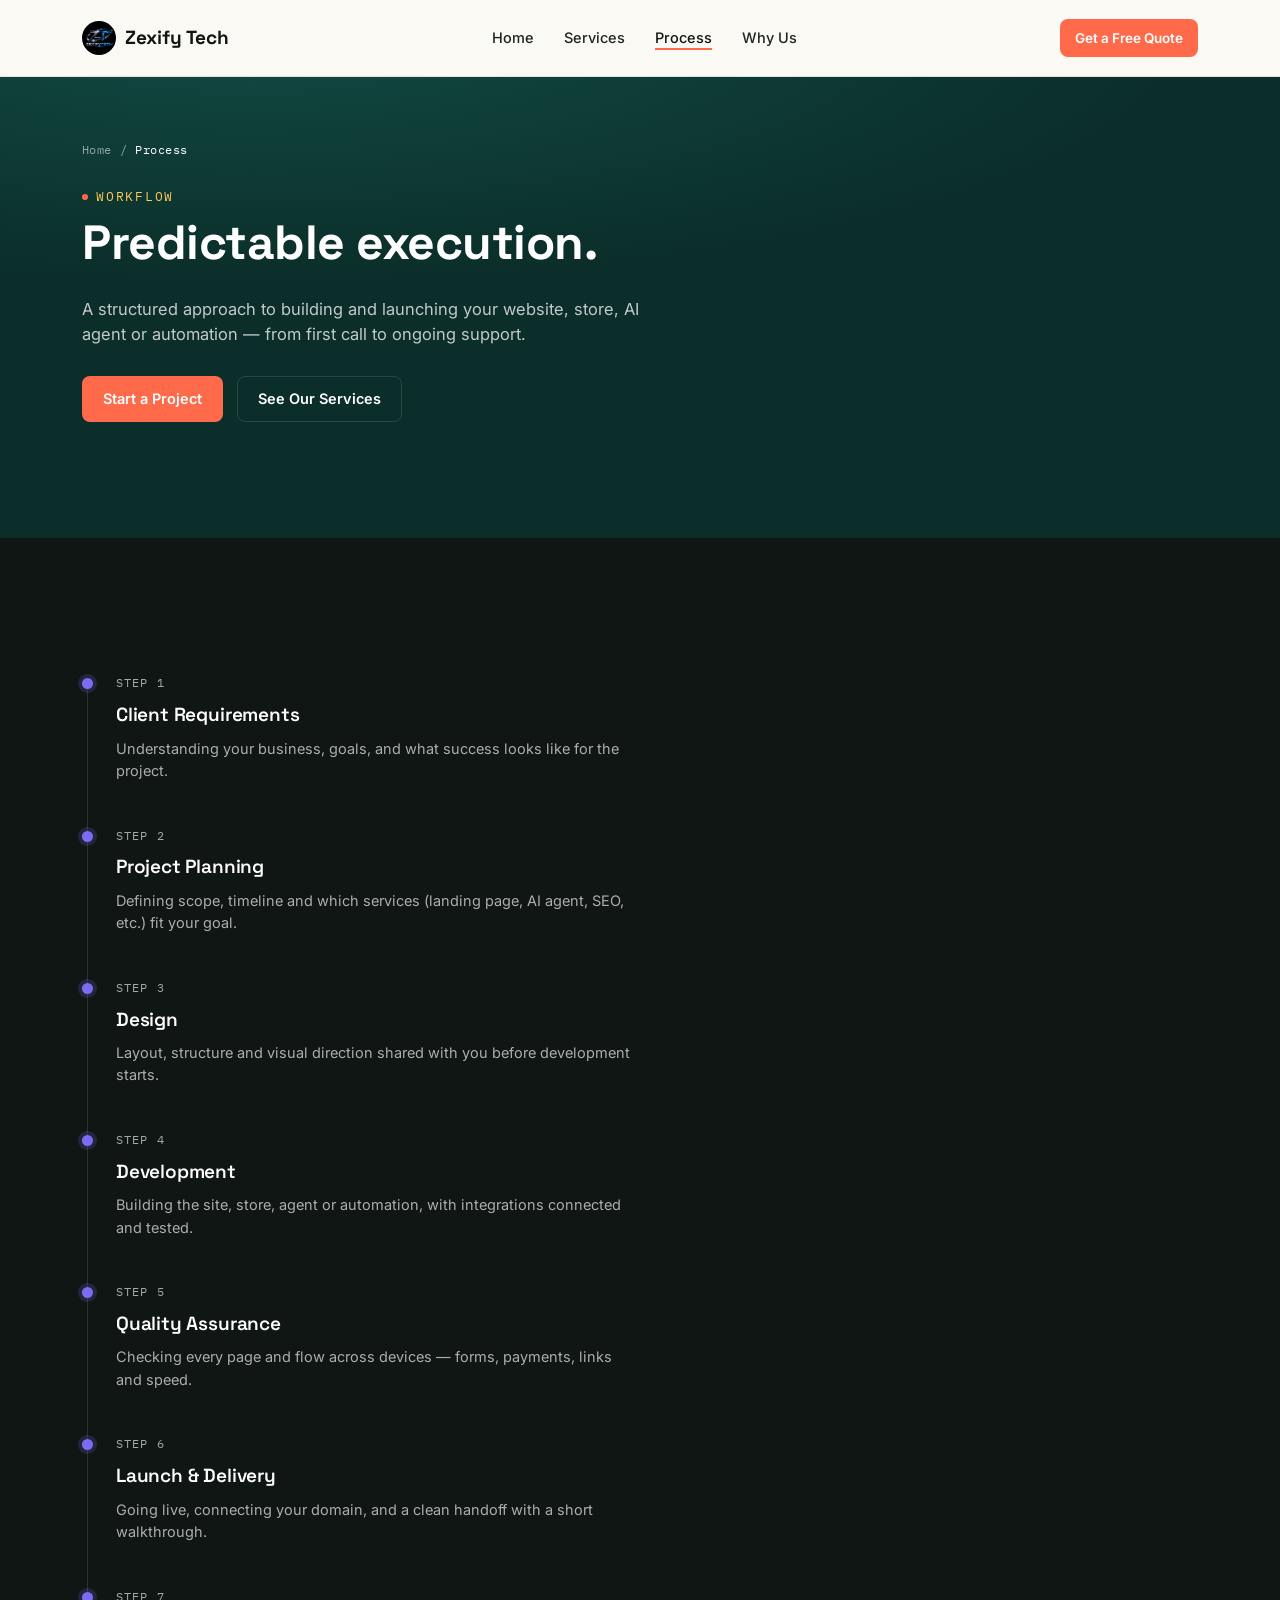
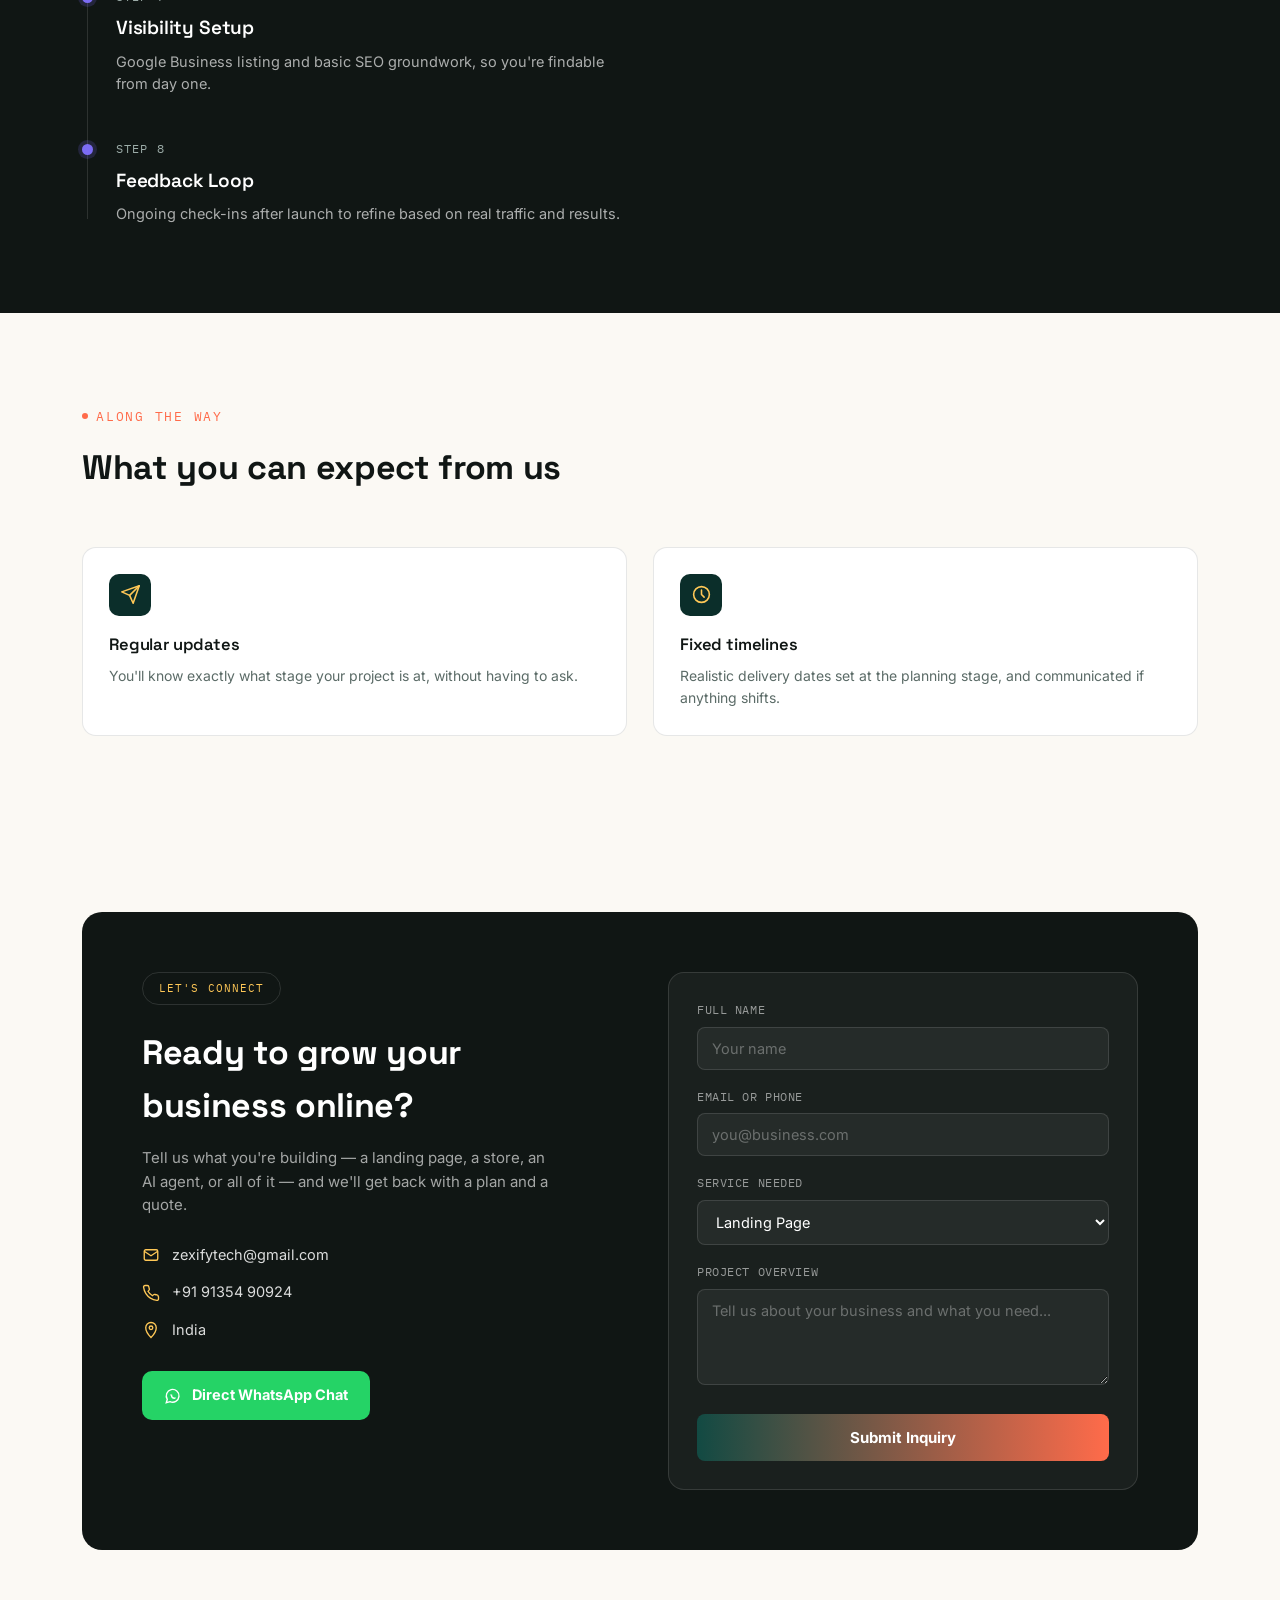
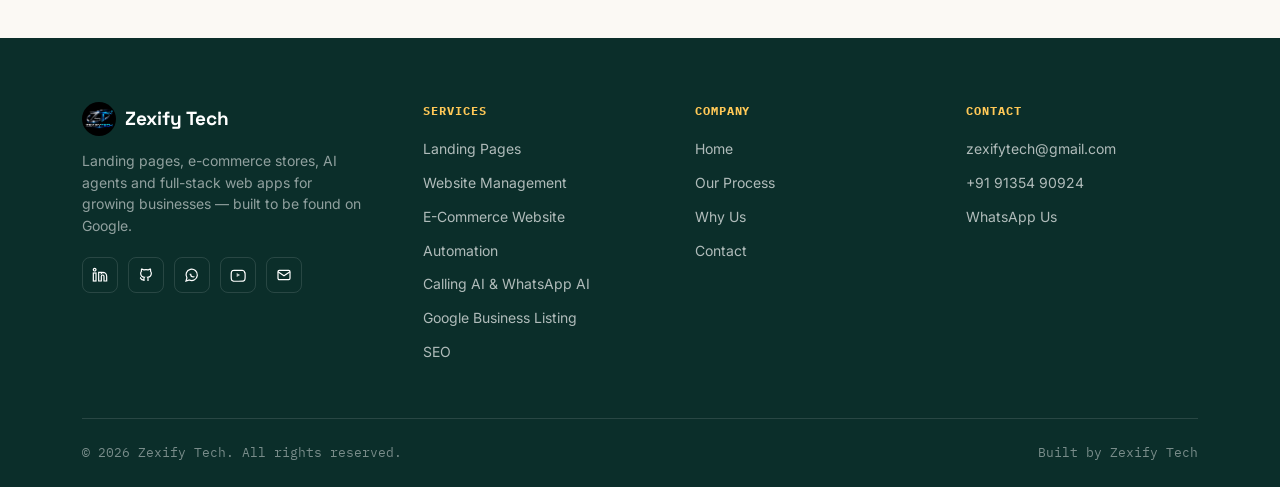
<file: process.html>
<!DOCTYPE html>
<html lang="en">
<head>
<meta charset="UTF-8">
<meta name="viewport" content="width=device-width, initial-scale=1.0">
<title>Our Process | Zexify Tech</title>
<meta name="description" content="How Zexify Tech plans, builds and launches every project.">
<link rel="preconnect" href="https://fonts.googleapis.com">
<link href="https://fonts.googleapis.com/css2?family=Space+Grotesk:wght@500;600;700&family=Inter:wght@400;500;600;700&family=IBM+Plex+Mono:wght@400;500&display=swap" rel="stylesheet">
<link rel="stylesheet" href="css/style.css">
</head>
<body>
<header class="site-header">
  <nav class="nav-wrap wrap">
    <a href="index.html" class="logo">
      <span class="logo-mark">
        <img src="assets/logo-full.png" alt="Zexify Tech logo">
      </span>
      Zexify Tech
    </a>
    <ul class="nav-links">
      <li><a class="" href="index.html">Home</a></li>
      <li class="has-dropdown">
        <a href="index.html#services">Services</a>
        <div class="dropdown">
          <a href="services/landing-pages.html">Landing Pages</a>
<a href="services/website-management.html">Website Management</a>
<a href="services/ecommerce.html">E-Commerce Website</a>
<a href="services/automation.html">Automation</a>
<a href="services/ai-agents.html">Calling AI & WhatsApp AI</a>
<a href="services/google-business.html">Google Business Listing</a>
<a href="services/seo.html">SEO</a>
        </div>
      </li>
      <li><a class="active" href="process.html">Process</a></li>
      <li><a class="" href="why-us.html">Why Us</a></li>
    </ul>
    <a href="#contact" class="btn btn-primary btn-sm nav-cta">Get a Free Quote</a>
    <button class="nav-toggle" aria-label="Menu">
      <svg viewBox="0 0 24 24" fill="none" stroke="currentColor" stroke-width="2" stroke-linecap="round"><path d="M3 6h18M3 12h18M3 18h18"/></svg>
    </button>
    <div class="mobile-menu">
      <a href="index.html">Home</a>
      <a href="services/landing-pages.html">Landing Pages</a>
<a href="services/website-management.html">Website Management</a>
<a href="services/ecommerce.html">E-Commerce Website</a>
<a href="services/automation.html">Automation</a>
<a href="services/ai-agents.html">Calling AI & WhatsApp AI</a>
<a href="services/google-business.html">Google Business Listing</a>
<a href="services/seo.html">SEO</a>
      <a href="process.html">Process</a>
      <a href="why-us.html">Why Us</a>
      <a href="#contact">Contact</a>
    </div>
  </nav>
</header>

<section class="inner-hero">
  <div class="wrap">
    <div class="crumb"><a href="index.html">Home</a> / <span style="color:#fff">Process</span></div>
    <span class="eyebrow on-dark">Workflow</span>
    <h1>Predictable execution.</h1>
    <p class="lead">A structured approach to building and launching your website, store, AI agent or automation &mdash; from first call to ongoing support.</p>
    <div class="hero-actions">
      <a href="#contact" class="btn btn-primary">Start a Project</a>
      <a href="index.html#services" class="btn btn-on-dark">See Our Services</a>
    </div>
  </div>
</section>

<section class="timeline-section">
  <div class="wrap">
    <div class="timeline">
      <div class="timeline-item reveal"><span class="timeline-dot"></span><span class="step-label">Step 1</span><h3>Client Requirements</h3><p>Understanding your business, goals, and what success looks like for the project.</p></div>
<div class="timeline-item reveal"><span class="timeline-dot"></span><span class="step-label">Step 2</span><h3>Project Planning</h3><p>Defining scope, timeline and which services (landing page, AI agent, SEO, etc.) fit your goal.</p></div>
<div class="timeline-item reveal"><span class="timeline-dot"></span><span class="step-label">Step 3</span><h3>Design</h3><p>Layout, structure and visual direction shared with you before development starts.</p></div>
<div class="timeline-item reveal"><span class="timeline-dot"></span><span class="step-label">Step 4</span><h3>Development</h3><p>Building the site, store, agent or automation, with integrations connected and tested.</p></div>
<div class="timeline-item reveal"><span class="timeline-dot"></span><span class="step-label">Step 5</span><h3>Quality Assurance</h3><p>Checking every page and flow across devices &mdash; forms, payments, links and speed.</p></div>
<div class="timeline-item reveal"><span class="timeline-dot"></span><span class="step-label">Step 6</span><h3>Launch &amp; Delivery</h3><p>Going live, connecting your domain, and a clean handoff with a short walkthrough.</p></div>
<div class="timeline-item reveal"><span class="timeline-dot"></span><span class="step-label">Step 7</span><h3>Visibility Setup</h3><p>Google Business listing and basic SEO groundwork, so you're findable from day one.</p></div>
<div class="timeline-item reveal"><span class="timeline-dot"></span><span class="step-label">Step 8</span><h3>Feedback Loop</h3><p>Ongoing check-ins after launch to refine based on real traffic and results.</p></div>
    </div>
  </div>
</section>

<section>
  <div class="wrap">
    <div class="section-head reveal">
      <span class="eyebrow on-light">Along The Way</span>
      <h2>What you can expect from us</h2>
    </div>
    <div class="feature-grid reveal">
      <div class="feature-card"><div class="service-icon"><svg viewBox="0 0 24 24" fill="none" stroke-width="1.8" stroke-linecap="round" stroke-linejoin="round"><path d="M22 2 11 13"/><path d="M22 2 15 22l-4-9-9-4 20-7z"/></svg></div><h3>Regular updates</h3><p>You'll know exactly what stage your project is at, without having to ask.</p></div>
      <div class="feature-card"><div class="service-icon"><svg viewBox="0 0 24 24" fill="none" stroke-width="1.8" stroke-linecap="round" stroke-linejoin="round"><circle cx="12" cy="12" r="9"/><path d="M12 7v5l3 3"/></svg></div><h3>Fixed timelines</h3><p>Realistic delivery dates set at the planning stage, and communicated if anything shifts.</p></div>
    </div>
  </div>
</section>

<section id="contact">
  <div class="wrap">
    <div class="connect-band reveal">
      <div class="connect-grid">
        <div class="connect-left">
          <span class="connect-pill">Let's Connect</span>
          <h2>Ready to grow your business online?</h2>
          <p class="sub">Tell us what you're building — a landing page, a store, an AI agent, or all of it — and we'll get back with a plan and a quote.</p>
          <div class="connect-info">
            <div class="connect-info-row"><svg viewBox="0 0 24 24" fill="none" stroke-width="1.8"><rect x="3" y="5" width="18" height="14" rx="2"/><path d="m3 7 9 6 9-6"/></svg><a href="mailto:zexifytech@gmail.com">zexifytech@gmail.com</a></div>
            <div class="connect-info-row"><svg viewBox="0 0 24 24" fill="none" stroke-width="1.8"><path d="M22 16.9v3a2 2 0 0 1-2.2 2 19.8 19.8 0 0 1-8.6-3.1 19.5 19.5 0 0 1-6-6A19.8 19.8 0 0 1 2.1 4.2 2 2 0 0 1 4.1 2h3a2 2 0 0 1 2 1.7c.1.9.3 1.8.6 2.7a2 2 0 0 1-.5 2.1L8 9.7a16 16 0 0 0 6 6l1.2-1.2a2 2 0 0 1 2.1-.5c.9.3 1.8.5 2.7.6a2 2 0 0 1 1.7 2Z"/></svg><a href="tel:+919135490924">+91 91354 90924</a></div>
            <div class="connect-info-row"><svg viewBox="0 0 24 24" fill="none" stroke-width="1.8"><path d="M12 2 C8 2 5 5 5 9c0 6 7 13 7 13s7-7 7-13c0-4-3-7-7-7z"/><circle cx="12" cy="9" r="2.4"/></svg><span>India</span></div>
          </div>
          <a href="https://wa.me/919135490924" target="_blank" rel="noopener" class="whatsapp-btn"><svg viewBox="0 0 24 24" fill="none" stroke="#fff" stroke-width="1.8"><path d="M3 21l1.4-4.6A8.5 8.5 0 1 1 8 19.5Z"/><path d="M9 10a1 1 0 0 0 1 1 4 4 0 0 0 4 4 1 1 0 0 0 1-1"/></svg>Direct WhatsApp Chat</a>
        </div>
        <form class="connect-form" id="inquiry-form">
          <div class="form-row">
            <label for="f-name">Full Name</label>
            <input type="text" id="f-name" placeholder="Your name" required>
          </div>
          <div class="form-row">
            <label for="f-email">Email or Phone</label>
            <input type="text" id="f-email" placeholder="you@business.com" required>
          </div>
          <div class="form-row">
            <label for="f-service">Service Needed</label>
            <select id="f-service">
              <option>Landing Page</option>
              <option>Website Management</option>
              <option>E-Commerce Website</option>
              <option>Automation</option>
              <option>Calling AI &amp; WhatsApp AI</option>
              <option>Google Business Listing</option>
              <option>SEO</option>
              <option>Not sure yet</option>
            </select>
          </div>
          <div class="form-row">
            <label for="f-msg">Project Overview</label>
            <textarea id="f-msg" placeholder="Tell us about your business and what you need..."></textarea>
          </div>
          <button type="submit" class="form-submit">Submit Inquiry</button>
        </form>
      </div>
    </div>
  </div>
</section>
<footer class="site-footer">
  <div class="wrap">
    <div class="footer-grid">
      <div class="footer-brand">
        <div class="logo">
          <span class="logo-mark">
            <img src="assets/logo-full.png" alt="Zexify Tech logo">
          </span>
          Zexify Tech
        </div>
        <p>Landing pages, e-commerce stores, AI agents and full-stack web apps for growing businesses — built to be found on Google.</p>
        <div class="footer-social">
          <!-- SOCIAL LINKS: replace # with your real profile URLs -->
          <a href="https://www.linkedin.com/in/arif-shaikh-717694379" aria-label="LinkedIn" target="_blank" rel="noopener"><svg viewBox="0 0 24 24" fill="none" stroke-width="1.8"><path d="M16 8a6 6 0 0 1 6 6v7h-4v-7a2 2 0 0 0-4 0v7h-4V8h4v1.5A6 6 0 0 1 16 8Z"/><rect x="2" y="9" width="4" height="12"/><circle cx="4" cy="4" r="2"/></svg></a>
          <a href="https://github.com/arifshaikh0462" aria-label="GitHub" target="_blank" rel="noopener"><svg viewBox="0 0 24 24" fill="none" stroke-width="1.8"><path d="M9 19c-4.3 1.4-4.3-2.5-6-3m12 5v-3.5c0-1 .1-1.4-.5-2 2.8-.3 5.5-1.4 5.5-6a4.6 4.6 0 0 0-1.3-3.2 4.2 4.2 0 0 0-.1-3.2s-1.1-.3-3.5 1.3a12.3 12.3 0 0 0-6.2 0C6.5 2.8 5.4 3.1 5.4 3.1a4.2 4.2 0 0 0-.1 3.2A4.6 4.6 0 0 0 4 9.5c0 4.6 2.7 5.7 5.5 6-.6.6-.6 1.2-.5 2V21"/></svg></a>
          <a href="https://wa.me/919135490924" aria-label="WhatsApp" target="_blank" rel="noopener"><svg viewBox="0 0 24 24" fill="none" stroke-width="1.8"><path d="M3 21l1.4-4.6A8.5 8.5 0 1 1 8 19.5Z"/><path d="M9 10a1 1 0 0 0 1 1 4 4 0 0 0 4 4 1 1 0 0 0 1-1"/></svg></a>
          <a href="https://www.youtube.com/@zexifytech" aria-label="YouTube" target="_blank" rel="noopener"><svg viewBox="0 0 24 24" fill="none" stroke-width="1.8" stroke-linecap="round" stroke-linejoin="round"><path d="M22 8.5s-.2-1.6-.9-2.3c-.8-.9-1.8-.9-2.2-1C15.9 5 12 5 12 5h0s-3.9 0-6.9.2c-.4 0-1.4.1-2.2 1C2.2 6.9 2 8.5 2 8.5S1.8 10.4 1.8 12.3v1.8c0 1.9.2 3.8.2 3.8s.2 1.6.9 2.3c.8.9 1.9.9 2.4 1 1.7.2 7.2.2 7.2.2s3.9 0 6.9-.2c.4 0 1.4-.1 2.2-1 .7-.7.9-2.3.9-2.3s.2-1.9.2-3.8v-1.8c0-1.9-.2-3.8-.2-3.8Z"/><path d="M10 15V9l5.2 3-5.2 3Z" fill="currentColor" stroke="none"/></svg></a>
          <a href="mailto:zexifytech@gmail.com" aria-label="Email"><svg viewBox="0 0 24 24" fill="none" stroke-width="1.8"><rect x="3" y="5" width="18" height="14" rx="2"/><path d="m3 7 9 6 9-6"/></svg></a>
        </div>
      </div>
      <div class="footer-col">
        <h4>Services</h4>
        <a href="services/landing-pages.html">Landing Pages</a>
        <a href="services/website-management.html">Website Management</a>
        <a href="services/ecommerce.html">E-Commerce Website</a>
        <a href="services/automation.html">Automation</a>
        <a href="services/ai-agents.html">Calling AI & WhatsApp AI</a>
        <a href="services/google-business.html">Google Business Listing</a>
        <a href="services/seo.html">SEO</a>
      </div>
      <div class="footer-col">
        <h4>Company</h4>
        <a href="index.html">Home</a>
        <a href="process.html">Our Process</a>
        <a href="why-us.html">Why Us</a>
        <a href="#contact">Contact</a>
      </div>
      <div class="footer-col">
        <h4>Contact</h4>
        <a href="mailto:zexifytech@gmail.com">zexifytech@gmail.com</a>
        <a href="tel:+919135490924">+91 91354 90924</a>
        <a href="https://wa.me/919135490924" target="_blank" rel="noopener">WhatsApp Us</a>
      </div>
    </div>
    <div class="footer-bottom">
      <span>© 2026 Zexify Tech. All rights reserved.</span>
      <span>Built by Zexify Tech</span>
    </div>
  </div>
</footer>
<script src="js/main.js"></script>
</body>
</html>
</file>
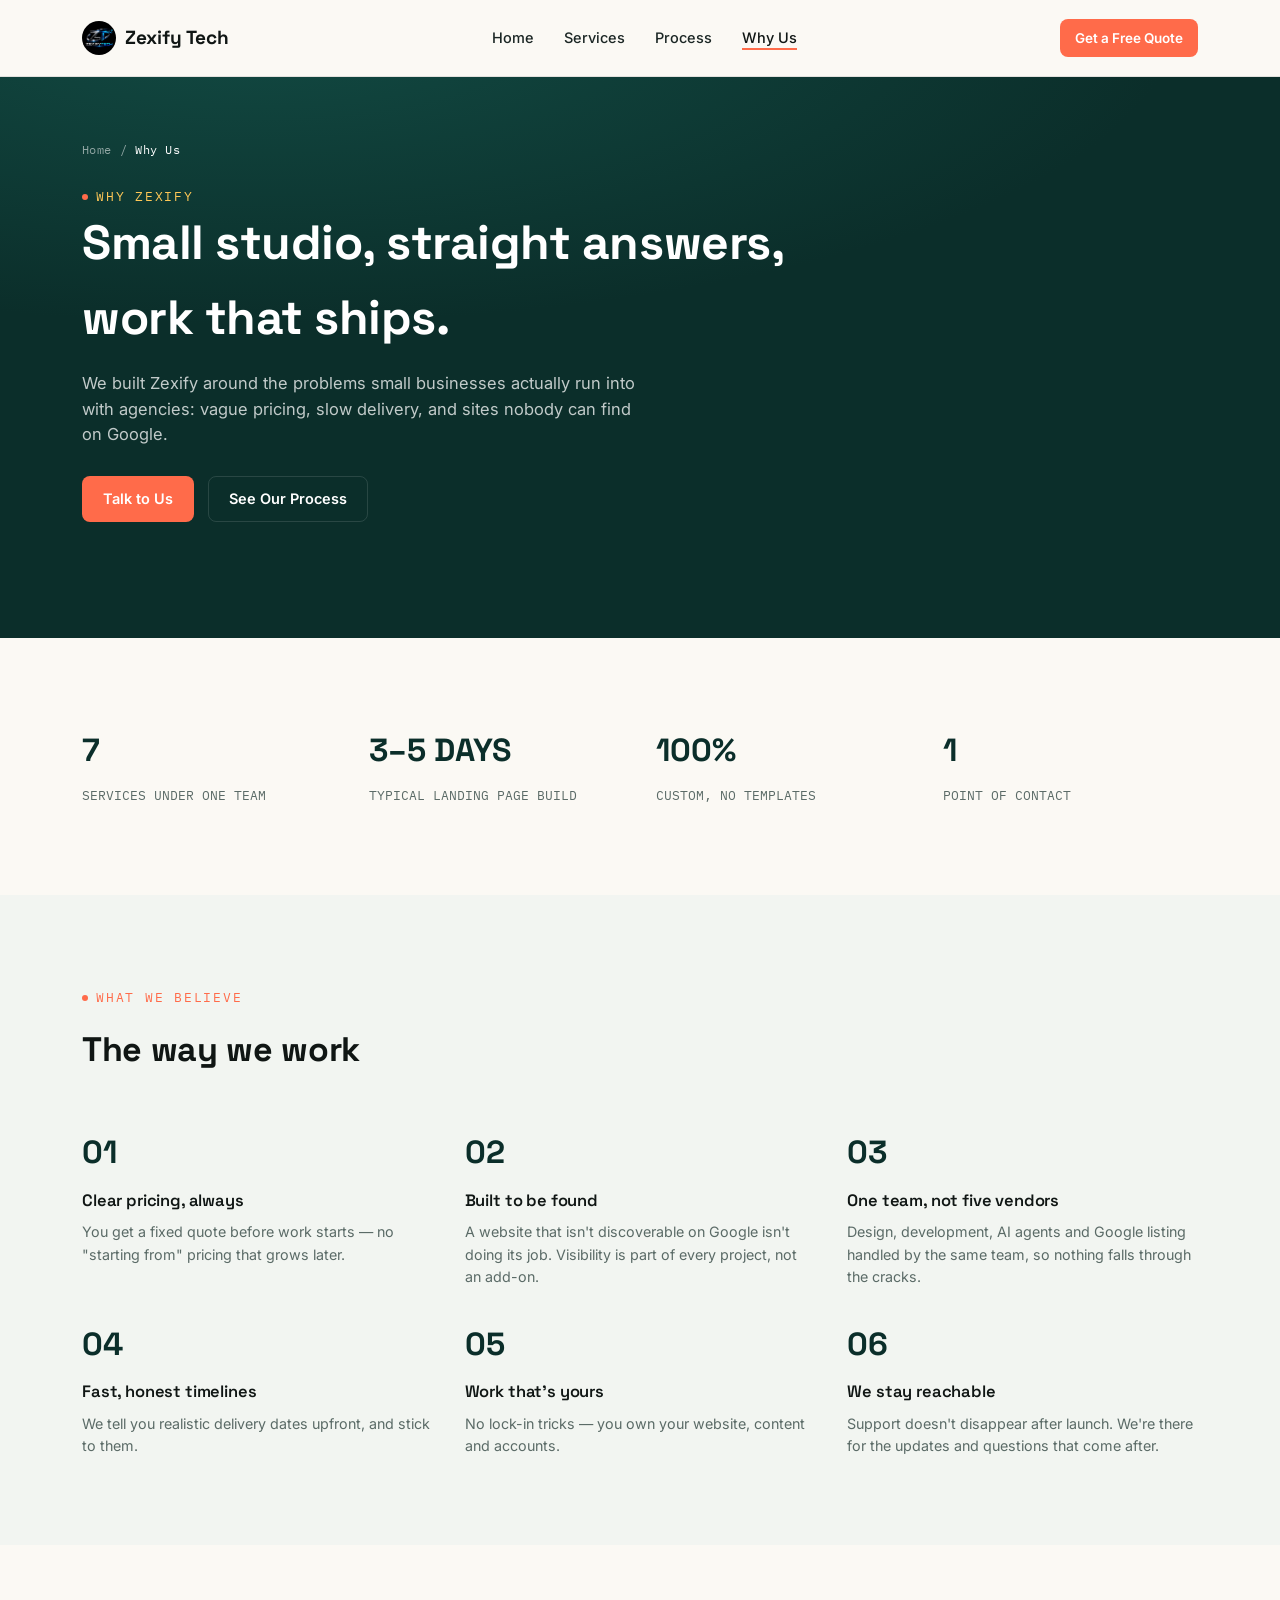
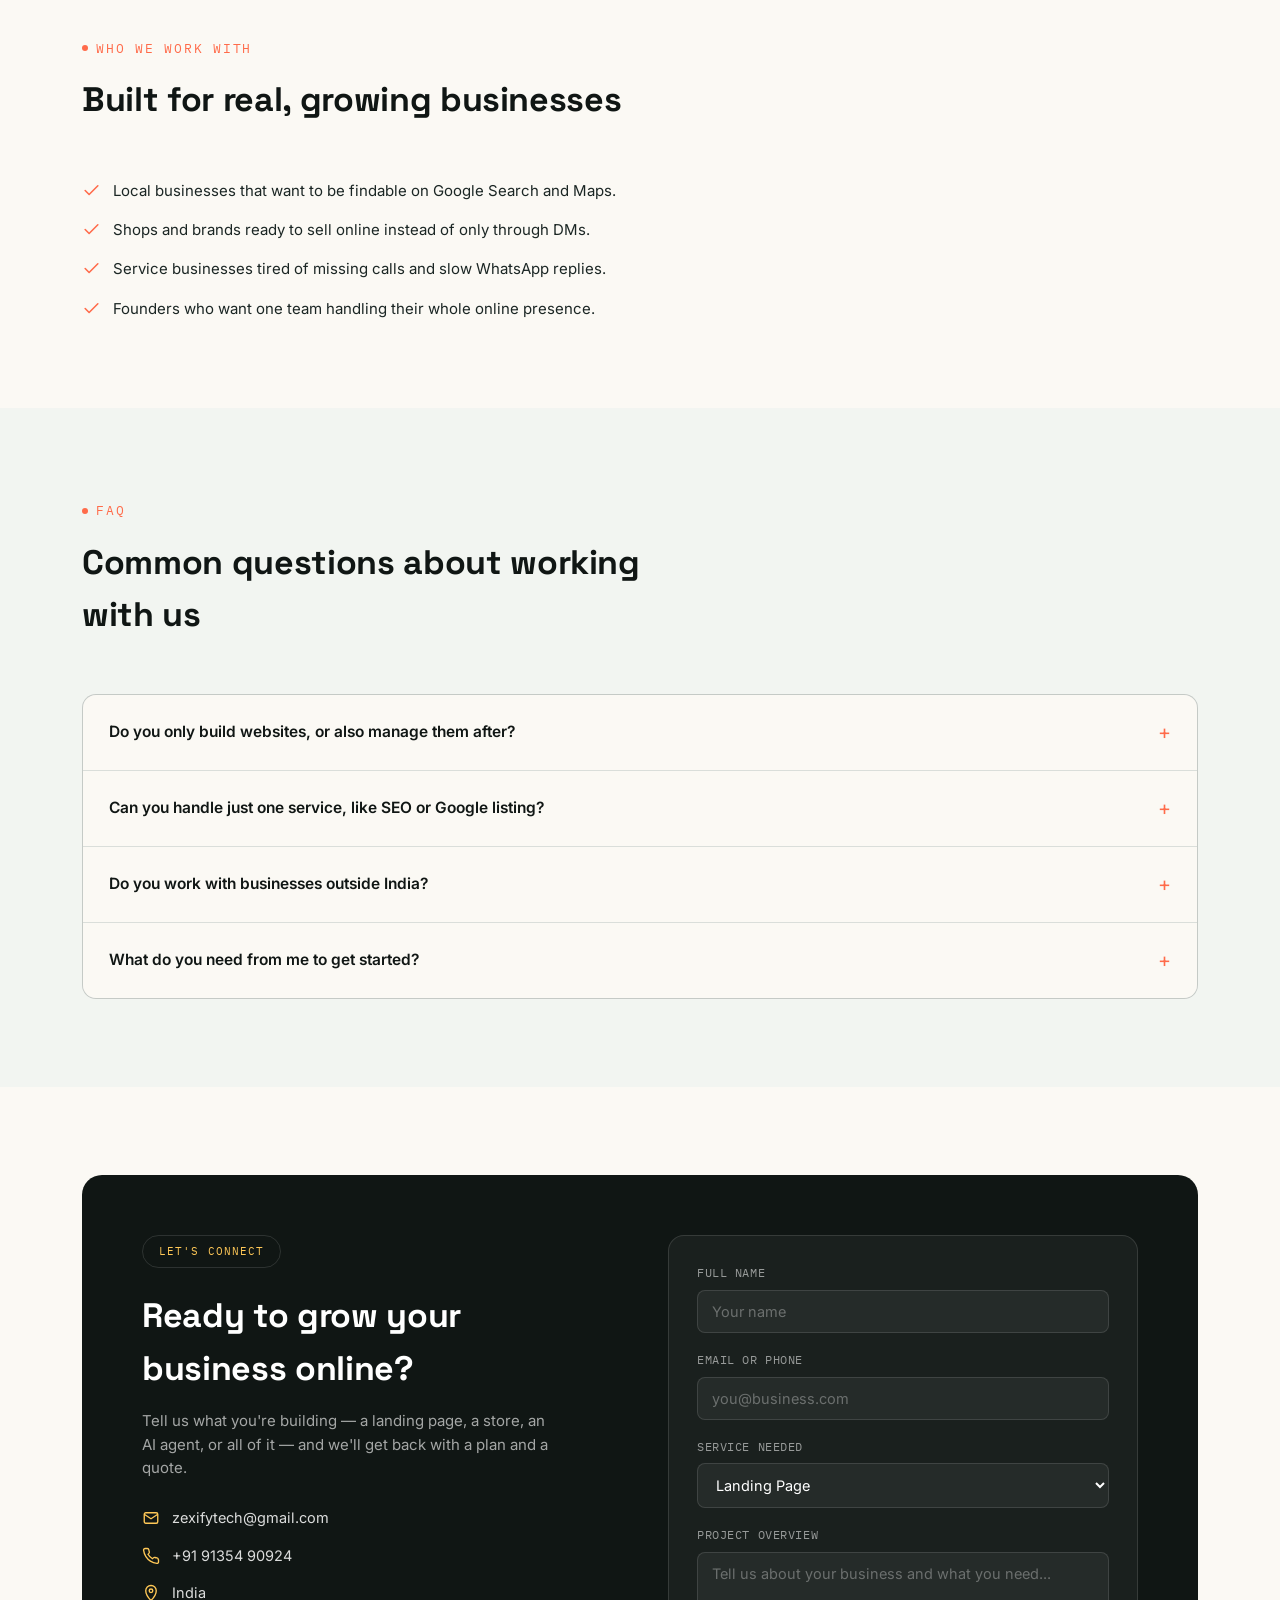
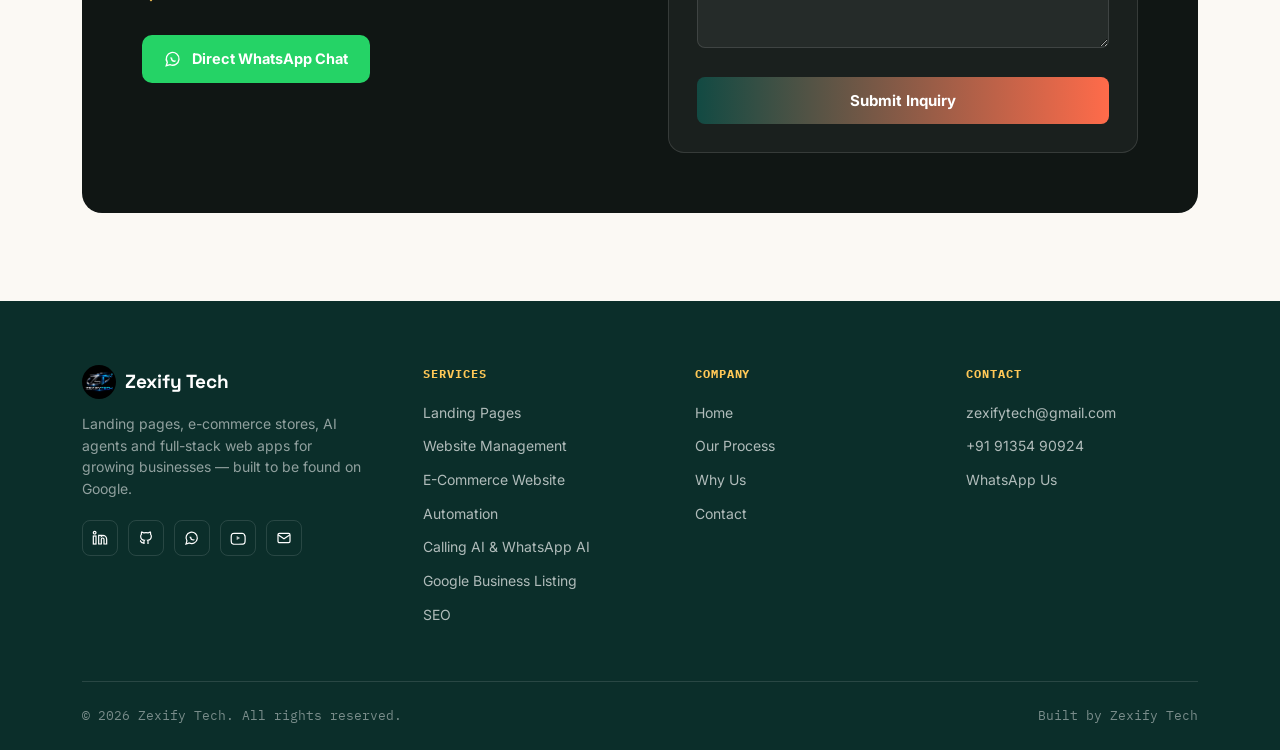
<file: why-us.html>
<!DOCTYPE html>
<html lang="en">
<head>
<meta charset="UTF-8">
<meta name="viewport" content="width=device-width, initial-scale=1.0">
<title>Why Us | Zexify Tech</title>
<meta name="description" content="Why growing businesses choose Zexify Tech for their web, AI and local visibility needs.">
<link rel="preconnect" href="https://fonts.googleapis.com">
<link href="https://fonts.googleapis.com/css2?family=Space+Grotesk:wght@500;600;700&family=Inter:wght@400;500;600;700&family=IBM+Plex+Mono:wght@400;500&display=swap" rel="stylesheet">
<link rel="stylesheet" href="css/style.css">
</head>
<body>
<header class="site-header">
  <nav class="nav-wrap wrap">
    <a href="index.html" class="logo">
      <span class="logo-mark">
        <img src="assets/logo-full.png" alt="Zexify Tech logo">
      </span>
      Zexify Tech
    </a>
    <ul class="nav-links">
      <li><a class="" href="index.html">Home</a></li>
      <li class="has-dropdown">
        <a href="index.html#services">Services</a>
        <div class="dropdown">
          <a href="services/landing-pages.html">Landing Pages</a>
<a href="services/website-management.html">Website Management</a>
<a href="services/ecommerce.html">E-Commerce Website</a>
<a href="services/automation.html">Automation</a>
<a href="services/ai-agents.html">Calling AI & WhatsApp AI</a>
<a href="services/google-business.html">Google Business Listing</a>
<a href="services/seo.html">SEO</a>
        </div>
      </li>
      <li><a class="" href="process.html">Process</a></li>
      <li><a class="active" href="why-us.html">Why Us</a></li>
    </ul>
    <a href="#contact" class="btn btn-primary btn-sm nav-cta">Get a Free Quote</a>
    <button class="nav-toggle" aria-label="Menu">
      <svg viewBox="0 0 24 24" fill="none" stroke="currentColor" stroke-width="2" stroke-linecap="round"><path d="M3 6h18M3 12h18M3 18h18"/></svg>
    </button>
    <div class="mobile-menu">
      <a href="index.html">Home</a>
      <a href="services/landing-pages.html">Landing Pages</a>
<a href="services/website-management.html">Website Management</a>
<a href="services/ecommerce.html">E-Commerce Website</a>
<a href="services/automation.html">Automation</a>
<a href="services/ai-agents.html">Calling AI & WhatsApp AI</a>
<a href="services/google-business.html">Google Business Listing</a>
<a href="services/seo.html">SEO</a>
      <a href="process.html">Process</a>
      <a href="why-us.html">Why Us</a>
      <a href="#contact">Contact</a>
    </div>
  </nav>
</header>

<section class="inner-hero">
  <div class="wrap">
    <div class="crumb"><a href="index.html">Home</a> / <span style="color:#fff">Why Us</span></div>
    <span class="eyebrow on-dark">Why Zexify</span>
    <h1>Small studio, straight answers, work that ships.</h1>
    <p class="lead">We built Zexify around the problems small businesses actually run into with agencies: vague pricing, slow delivery, and sites nobody can find on Google.</p>
    <div class="hero-actions">
      <a href="#contact" class="btn btn-primary">Talk to Us</a>
      <a href="process.html" class="btn btn-on-dark">See Our Process</a>
    </div>
  </div>
</section>

<section>
  <div class="wrap">
    <div class="stat-grid reveal">
      <div class="stat-card"><b>7</b><span>SERVICES UNDER ONE TEAM</span></div>
      <div class="stat-card"><b>3&ndash;5 DAYS</b><span>TYPICAL LANDING PAGE BUILD</span></div>
      <div class="stat-card"><b>100%</b><span>CUSTOM, NO TEMPLATES</span></div>
      <div class="stat-card"><b>1</b><span>POINT OF CONTACT</span></div>
    </div>
  </div>
</section>

<section class="alt-bg">
  <div class="wrap">
    <div class="section-head reveal">
      <span class="eyebrow on-light">What We Believe</span>
      <h2>The way we work</h2>
    </div>
    <div class="value-grid reveal">
      <div class="value-card"><b class="why-num">01</b><h3>Clear pricing, always</h3><p>You get a fixed quote before work starts &mdash; no "starting from" pricing that grows later.</p></div>
      <div class="value-card"><b class="why-num">02</b><h3>Built to be found</h3><p>A website that isn't discoverable on Google isn't doing its job. Visibility is part of every project, not an add-on.</p></div>
      <div class="value-card"><b class="why-num">03</b><h3>One team, not five vendors</h3><p>Design, development, AI agents and Google listing handled by the same team, so nothing falls through the cracks.</p></div>
      <div class="value-card"><b class="why-num">04</b><h3>Fast, honest timelines</h3><p>We tell you realistic delivery dates upfront, and stick to them.</p></div>
      <div class="value-card"><b class="why-num">05</b><h3>Work that's yours</h3><p>No lock-in tricks &mdash; you own your website, content and accounts.</p></div>
      <div class="value-card"><b class="why-num">06</b><h3>We stay reachable</h3><p>Support doesn't disappear after launch. We're there for the updates and questions that come after.</p></div>
    </div>
  </div>
</section>

<section>
  <div class="wrap">
    <div class="section-head reveal">
      <span class="eyebrow on-light">Who We Work With</span>
      <h2>Built for real, growing businesses</h2>
    </div>
    <ul class="tick-list reveal">
      <li><svg viewBox="0 0 24 24" fill="none" stroke-width="2" stroke-linecap="round" stroke-linejoin="round"><path d="M20 6 9 17l-5-5"/></svg><span>Local businesses that want to be findable on Google Search and Maps.</span></li>
      <li><svg viewBox="0 0 24 24" fill="none" stroke-width="2" stroke-linecap="round" stroke-linejoin="round"><path d="M20 6 9 17l-5-5"/></svg><span>Shops and brands ready to sell online instead of only through DMs.</span></li>
      <li><svg viewBox="0 0 24 24" fill="none" stroke-width="2" stroke-linecap="round" stroke-linejoin="round"><path d="M20 6 9 17l-5-5"/></svg><span>Service businesses tired of missing calls and slow WhatsApp replies.</span></li>
      <li><svg viewBox="0 0 24 24" fill="none" stroke-width="2" stroke-linecap="round" stroke-linejoin="round"><path d="M20 6 9 17l-5-5"/></svg><span>Founders who want one team handling their whole online presence.</span></li>
    </ul>
  </div>
</section>

<section class="alt-bg">
  <div class="wrap">
    <div class="section-head reveal">
      <span class="eyebrow on-light">FAQ</span>
      <h2>Common questions about working with us</h2>
    </div>
    <div class="faq-list reveal">
      <details class="faq-item"><summary>Do you only build websites, or also manage them after?</summary><p>Both &mdash; we build the site and offer ongoing Website Management so it stays updated, secure and fast.</p></details>
      <details class="faq-item"><summary>Can you handle just one service, like SEO or Google listing?</summary><p>Yes, every service can be booked on its own, or combined as part of a larger project.</p></details>
      <details class="faq-item"><summary>Do you work with businesses outside India?</summary><p>Our focus is Indian small and growing businesses, but we do take on select projects outside India too.</p></details>
      <details class="faq-item"><summary>What do you need from me to get started?</summary><p>A short call to understand your business, goals and any existing brand material &mdash; we guide you through the rest.</p></details>
    </div>
  </div>
</section>

<section id="contact">
  <div class="wrap">
    <div class="connect-band reveal">
      <div class="connect-grid">
        <div class="connect-left">
          <span class="connect-pill">Let's Connect</span>
          <h2>Ready to grow your business online?</h2>
          <p class="sub">Tell us what you're building — a landing page, a store, an AI agent, or all of it — and we'll get back with a plan and a quote.</p>
          <div class="connect-info">
            <div class="connect-info-row"><svg viewBox="0 0 24 24" fill="none" stroke-width="1.8"><rect x="3" y="5" width="18" height="14" rx="2"/><path d="m3 7 9 6 9-6"/></svg><a href="mailto:zexifytech@gmail.com">zexifytech@gmail.com</a></div>
            <div class="connect-info-row"><svg viewBox="0 0 24 24" fill="none" stroke-width="1.8"><path d="M22 16.9v3a2 2 0 0 1-2.2 2 19.8 19.8 0 0 1-8.6-3.1 19.5 19.5 0 0 1-6-6A19.8 19.8 0 0 1 2.1 4.2 2 2 0 0 1 4.1 2h3a2 2 0 0 1 2 1.7c.1.9.3 1.8.6 2.7a2 2 0 0 1-.5 2.1L8 9.7a16 16 0 0 0 6 6l1.2-1.2a2 2 0 0 1 2.1-.5c.9.3 1.8.5 2.7.6a2 2 0 0 1 1.7 2Z"/></svg><a href="tel:+919135490924">+91 91354 90924</a></div>
            <div class="connect-info-row"><svg viewBox="0 0 24 24" fill="none" stroke-width="1.8"><path d="M12 2 C8 2 5 5 5 9c0 6 7 13 7 13s7-7 7-13c0-4-3-7-7-7z"/><circle cx="12" cy="9" r="2.4"/></svg><span>India</span></div>
          </div>
          <a href="https://wa.me/919135490924" target="_blank" rel="noopener" class="whatsapp-btn"><svg viewBox="0 0 24 24" fill="none" stroke="#fff" stroke-width="1.8"><path d="M3 21l1.4-4.6A8.5 8.5 0 1 1 8 19.5Z"/><path d="M9 10a1 1 0 0 0 1 1 4 4 0 0 0 4 4 1 1 0 0 0 1-1"/></svg>Direct WhatsApp Chat</a>
        </div>
        <form class="connect-form" id="inquiry-form">
          <div class="form-row">
            <label for="f-name">Full Name</label>
            <input type="text" id="f-name" placeholder="Your name" required>
          </div>
          <div class="form-row">
            <label for="f-email">Email or Phone</label>
            <input type="text" id="f-email" placeholder="you@business.com" required>
          </div>
          <div class="form-row">
            <label for="f-service">Service Needed</label>
            <select id="f-service">
              <option>Landing Page</option>
              <option>Website Management</option>
              <option>E-Commerce Website</option>
              <option>Automation</option>
              <option>Calling AI &amp; WhatsApp AI</option>
              <option>Google Business Listing</option>
              <option>SEO</option>
              <option>Not sure yet</option>
            </select>
          </div>
          <div class="form-row">
            <label for="f-msg">Project Overview</label>
            <textarea id="f-msg" placeholder="Tell us about your business and what you need..."></textarea>
          </div>
          <button type="submit" class="form-submit">Submit Inquiry</button>
        </form>
      </div>
    </div>
  </div>
</section>
<footer class="site-footer">
  <div class="wrap">
    <div class="footer-grid">
      <div class="footer-brand">
        <div class="logo">
          <span class="logo-mark">
            <img src="assets/logo-full.png" alt="Zexify Tech logo">
          </span>
          Zexify Tech
        </div>
        <p>Landing pages, e-commerce stores, AI agents and full-stack web apps for growing businesses — built to be found on Google.</p>
        <div class="footer-social">
          <!-- SOCIAL LINKS: replace # with your real profile URLs -->
          <a href="https://www.linkedin.com/in/arif-shaikh-717694379" aria-label="LinkedIn" target="_blank" rel="noopener"><svg viewBox="0 0 24 24" fill="none" stroke-width="1.8"><path d="M16 8a6 6 0 0 1 6 6v7h-4v-7a2 2 0 0 0-4 0v7h-4V8h4v1.5A6 6 0 0 1 16 8Z"/><rect x="2" y="9" width="4" height="12"/><circle cx="4" cy="4" r="2"/></svg></a>
          <a href="https://github.com/arifshaikh0462" aria-label="GitHub" target="_blank" rel="noopener"><svg viewBox="0 0 24 24" fill="none" stroke-width="1.8"><path d="M9 19c-4.3 1.4-4.3-2.5-6-3m12 5v-3.5c0-1 .1-1.4-.5-2 2.8-.3 5.5-1.4 5.5-6a4.6 4.6 0 0 0-1.3-3.2 4.2 4.2 0 0 0-.1-3.2s-1.1-.3-3.5 1.3a12.3 12.3 0 0 0-6.2 0C6.5 2.8 5.4 3.1 5.4 3.1a4.2 4.2 0 0 0-.1 3.2A4.6 4.6 0 0 0 4 9.5c0 4.6 2.7 5.7 5.5 6-.6.6-.6 1.2-.5 2V21"/></svg></a>
          <a href="https://wa.me/919135490924" aria-label="WhatsApp" target="_blank" rel="noopener"><svg viewBox="0 0 24 24" fill="none" stroke-width="1.8"><path d="M3 21l1.4-4.6A8.5 8.5 0 1 1 8 19.5Z"/><path d="M9 10a1 1 0 0 0 1 1 4 4 0 0 0 4 4 1 1 0 0 0 1-1"/></svg></a>
          <a href="https://www.youtube.com/@zexifytech" aria-label="YouTube" target="_blank" rel="noopener"><svg viewBox="0 0 24 24" fill="none" stroke-width="1.8" stroke-linecap="round" stroke-linejoin="round"><path d="M22 8.5s-.2-1.6-.9-2.3c-.8-.9-1.8-.9-2.2-1C15.9 5 12 5 12 5h0s-3.9 0-6.9.2c-.4 0-1.4.1-2.2 1C2.2 6.9 2 8.5 2 8.5S1.8 10.4 1.8 12.3v1.8c0 1.9.2 3.8.2 3.8s.2 1.6.9 2.3c.8.9 1.9.9 2.4 1 1.7.2 7.2.2 7.2.2s3.9 0 6.9-.2c.4 0 1.4-.1 2.2-1 .7-.7.9-2.3.9-2.3s.2-1.9.2-3.8v-1.8c0-1.9-.2-3.8-.2-3.8Z"/><path d="M10 15V9l5.2 3-5.2 3Z" fill="currentColor" stroke="none"/></svg></a>
          <a href="mailto:zexifytech@gmail.com" aria-label="Email"><svg viewBox="0 0 24 24" fill="none" stroke-width="1.8"><rect x="3" y="5" width="18" height="14" rx="2"/><path d="m3 7 9 6 9-6"/></svg></a>
        </div>
      </div>
      <div class="footer-col">
        <h4>Services</h4>
        <a href="services/landing-pages.html">Landing Pages</a>
        <a href="services/website-management.html">Website Management</a>
        <a href="services/ecommerce.html">E-Commerce Website</a>
        <a href="services/automation.html">Automation</a>
        <a href="services/ai-agents.html">Calling AI & WhatsApp AI</a>
        <a href="services/google-business.html">Google Business Listing</a>
        <a href="services/seo.html">SEO</a>
      </div>
      <div class="footer-col">
        <h4>Company</h4>
        <a href="index.html">Home</a>
        <a href="process.html">Our Process</a>
        <a href="why-us.html">Why Us</a>
        <a href="#contact">Contact</a>
      </div>
      <div class="footer-col">
        <h4>Contact</h4>
        <a href="mailto:zexifytech@gmail.com">zexifytech@gmail.com</a>
        <a href="tel:+919135490924">+91 91354 90924</a>
        <a href="https://wa.me/919135490924" target="_blank" rel="noopener">WhatsApp Us</a>
      </div>
    </div>
    <div class="footer-bottom">
      <span>© 2026 Zexify Tech. All rights reserved.</span>
      <span>Built by Zexify Tech</span>
    </div>
  </div>
</footer>
<script src="js/main.js"></script>
</body>
</html>
</file>
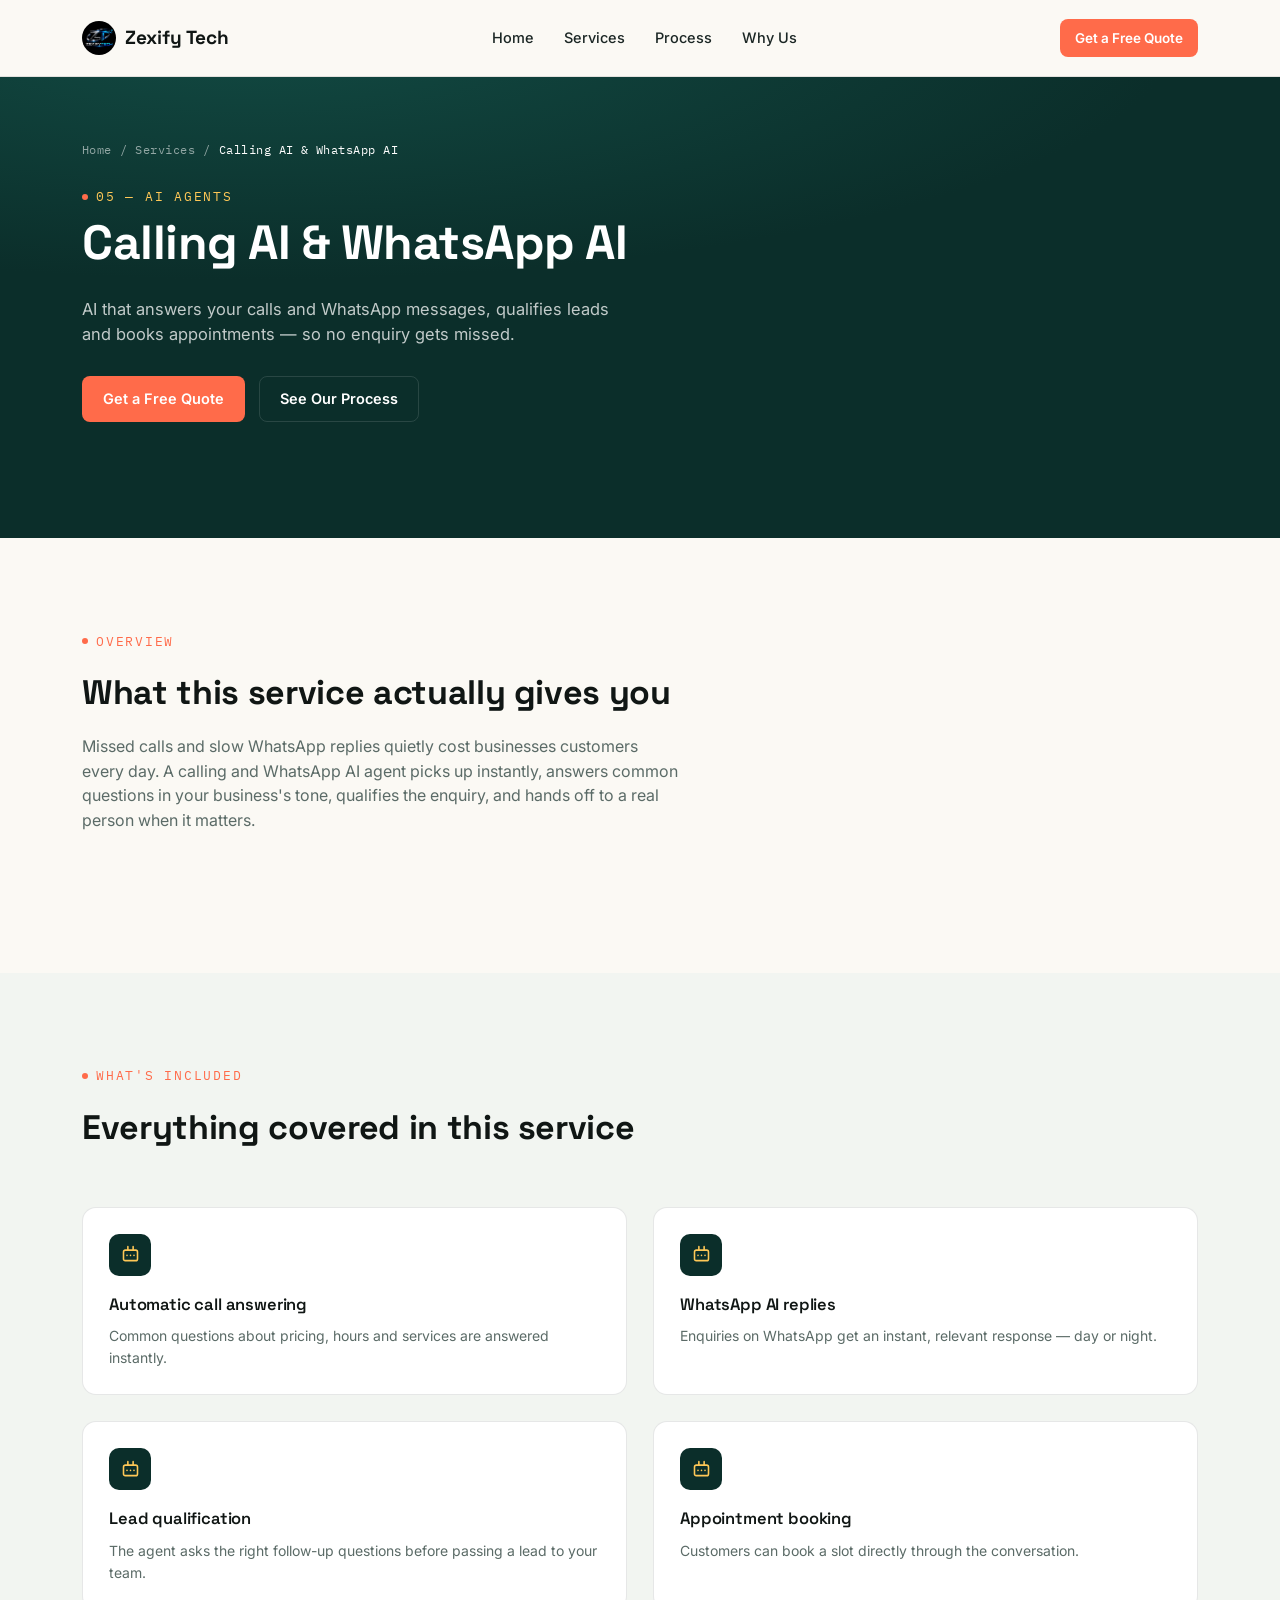
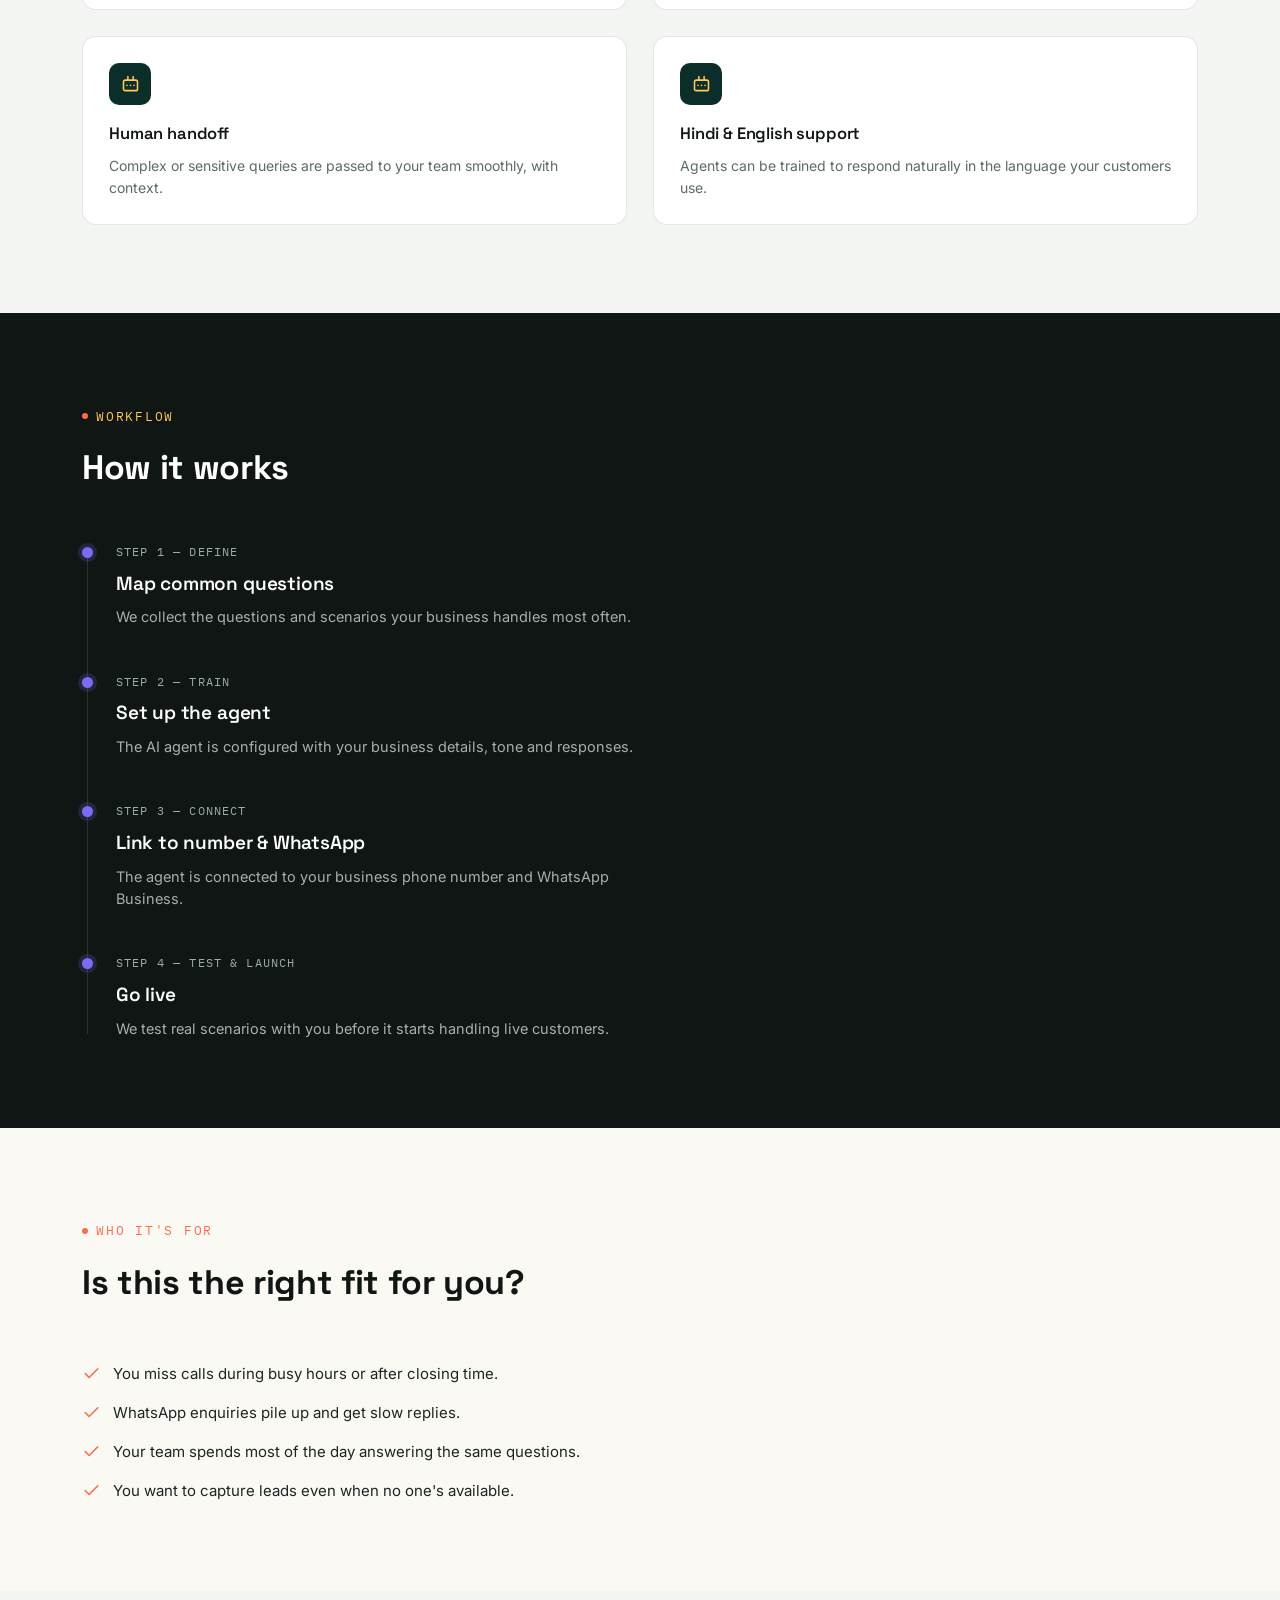
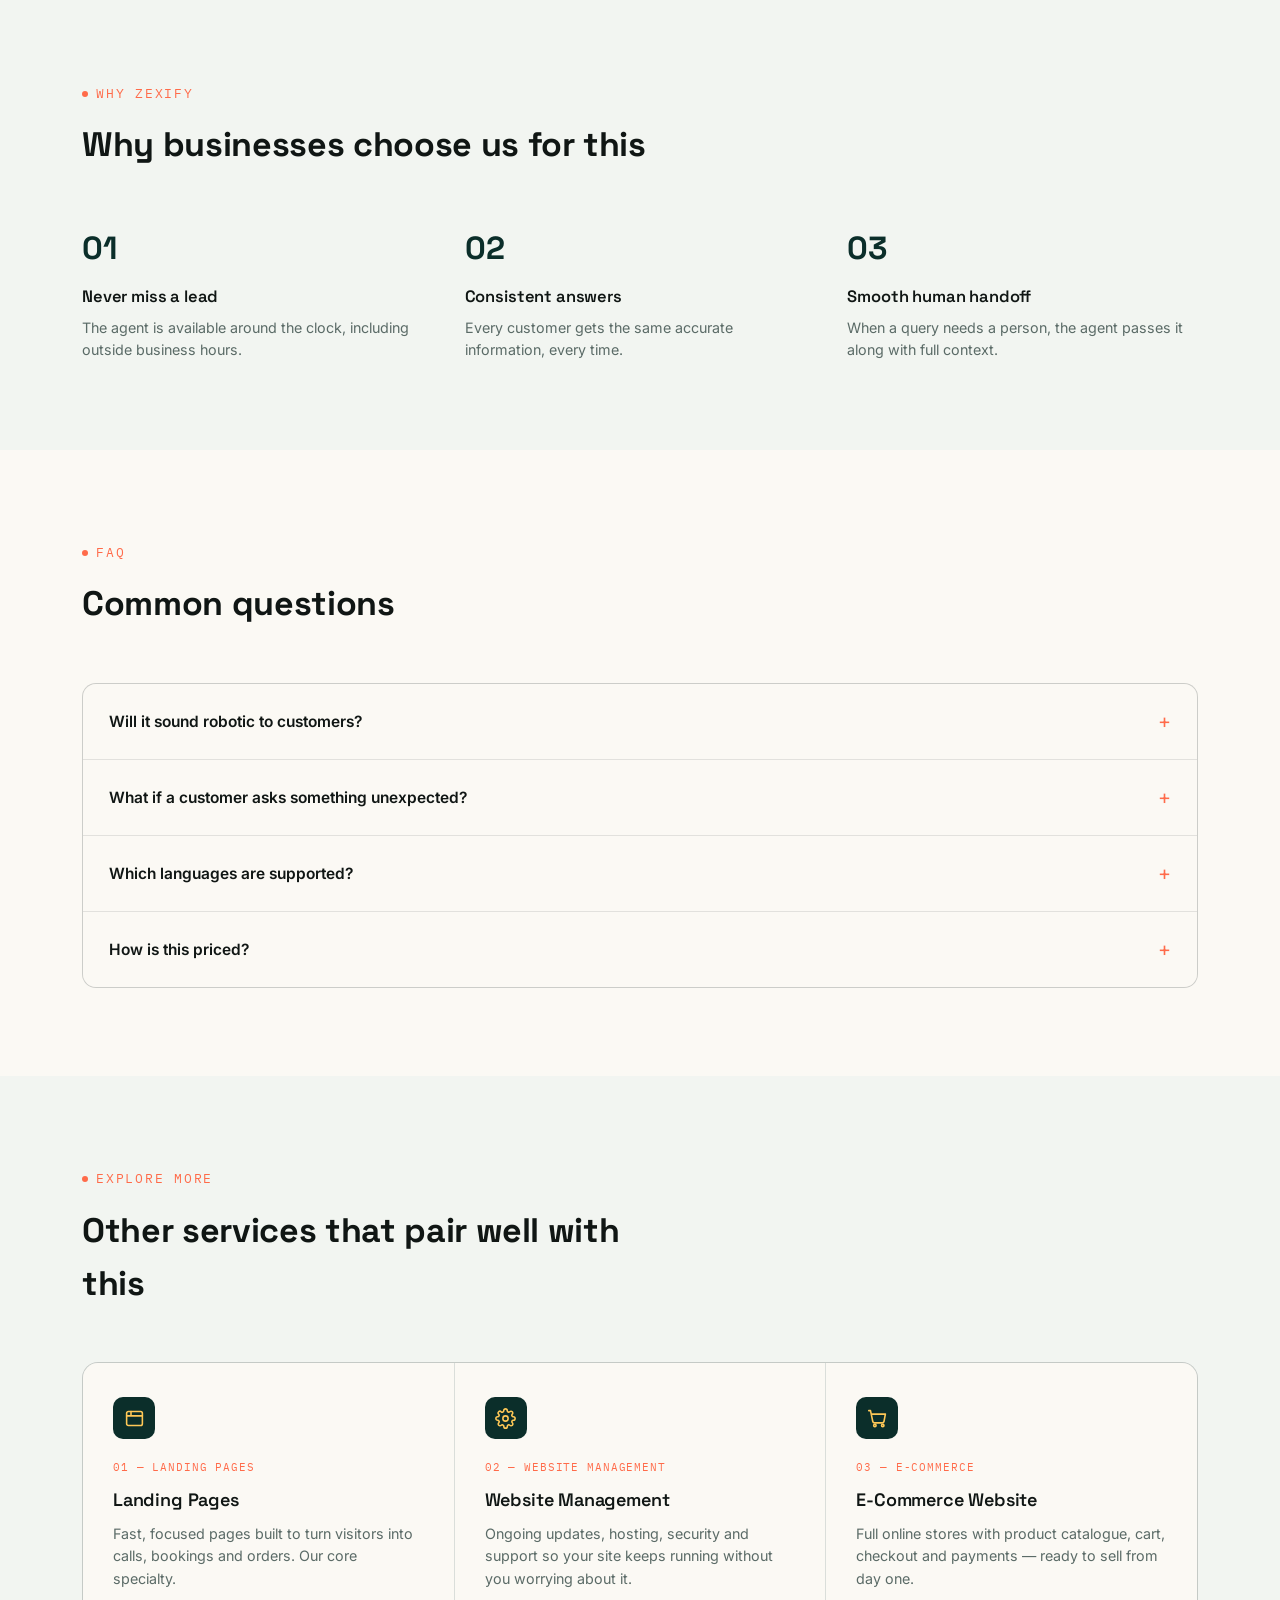
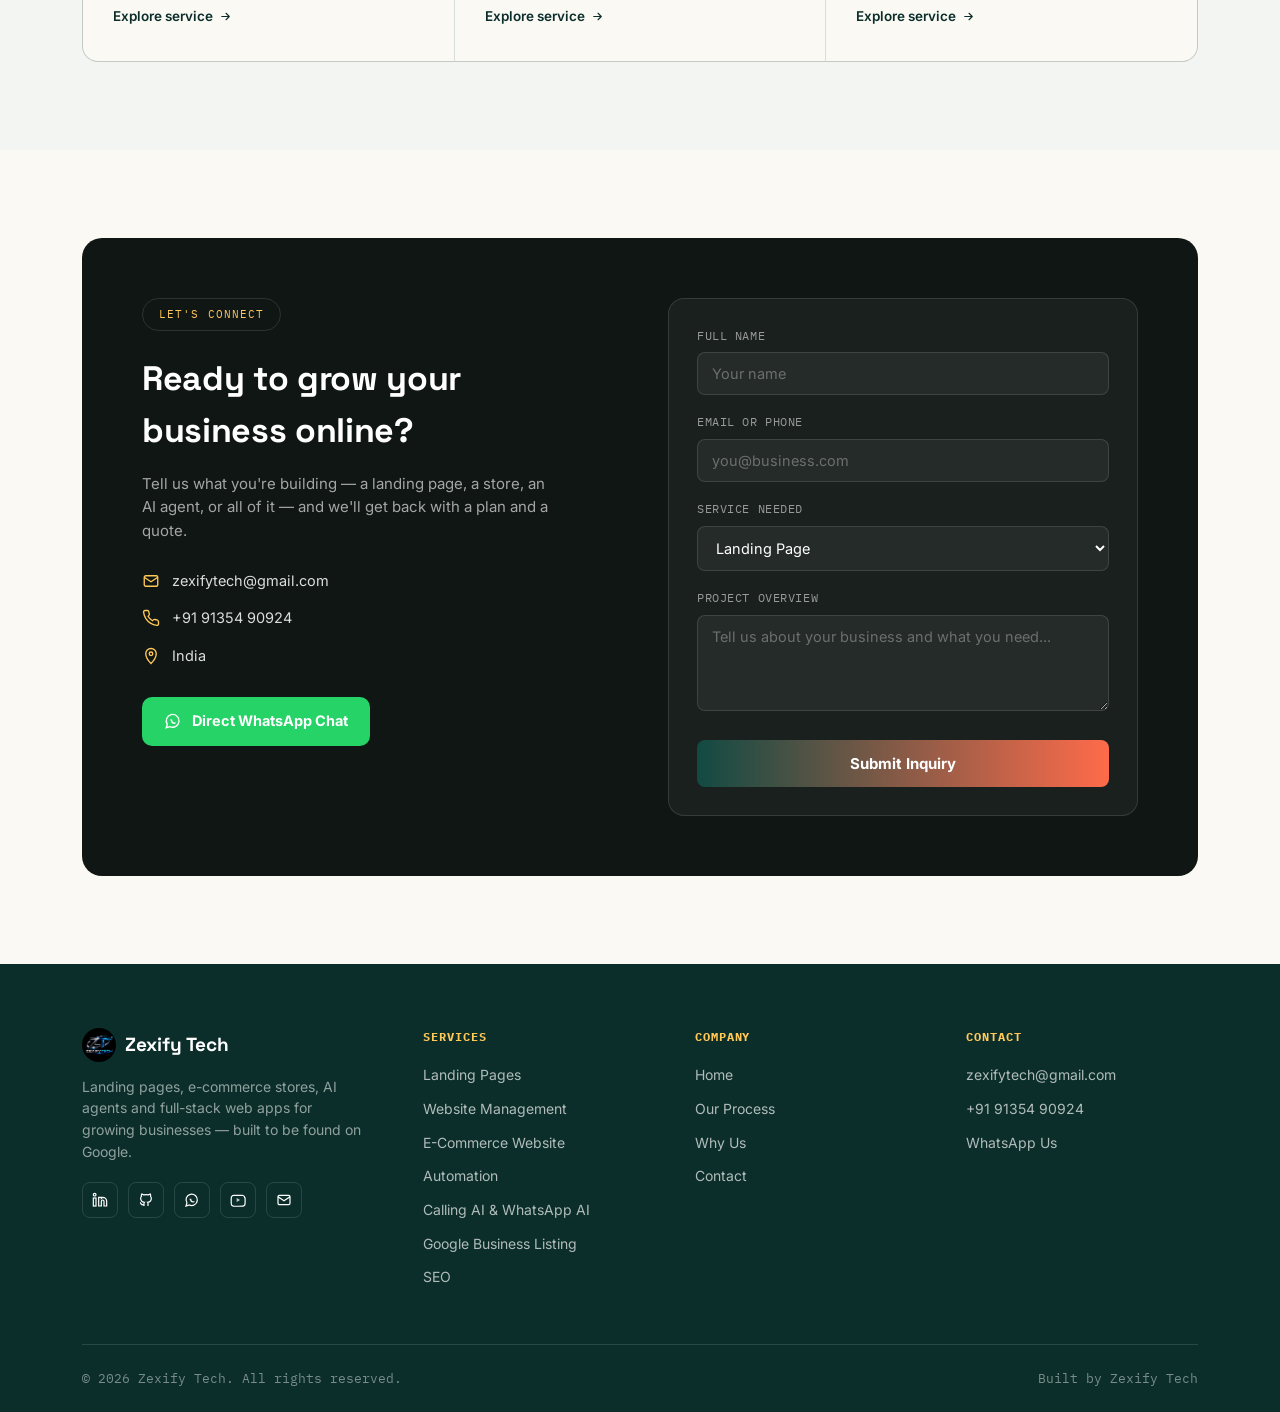
<file: services/ai-agents.html>
<!DOCTYPE html>
<html lang="en">
<head>
<meta charset="UTF-8">
<meta name="viewport" content="width=device-width, initial-scale=1.0">
<title>Calling AI & WhatsApp AI | Zexify Tech</title>
<meta name="description" content="AI that answers calls and WhatsApp messages, qualifies leads and books appointments — 24/7.">
<link rel="preconnect" href="https://fonts.googleapis.com">
<link href="https://fonts.googleapis.com/css2?family=Space+Grotesk:wght@500;600;700&family=Inter:wght@400;500;600;700&family=IBM+Plex+Mono:wght@400;500&display=swap" rel="stylesheet">
<link rel="stylesheet" href="../css/style.css">
</head>
<body>
<header class="site-header">
  <nav class="nav-wrap wrap">
    <a href="../index.html" class="logo">
      <span class="logo-mark">
        <img src="../assets/logo-full.png" alt="Zexify Tech logo">
      </span>
      Zexify Tech
    </a>
    <ul class="nav-links">
      <li><a class="" href="../index.html">Home</a></li>
      <li class="has-dropdown">
        <a href="../index.html#services">Services</a>
        <div class="dropdown">
          <a href="../services/landing-pages.html">Landing Pages</a>
<a href="../services/website-management.html">Website Management</a>
<a href="../services/ecommerce.html">E-Commerce Website</a>
<a href="../services/automation.html">Automation</a>
<a href="../services/ai-agents.html">Calling AI & WhatsApp AI</a>
<a href="../services/google-business.html">Google Business Listing</a>
<a href="../services/seo.html">SEO</a>
        </div>
      </li>
      <li><a class="" href="../process.html">Process</a></li>
      <li><a class="" href="../why-us.html">Why Us</a></li>
    </ul>
    <a href="#contact" class="btn btn-primary btn-sm nav-cta">Get a Free Quote</a>
    <button class="nav-toggle" aria-label="Menu">
      <svg viewBox="0 0 24 24" fill="none" stroke="currentColor" stroke-width="2" stroke-linecap="round"><path d="M3 6h18M3 12h18M3 18h18"/></svg>
    </button>
    <div class="mobile-menu">
      <a href="../index.html">Home</a>
      <a href="../services/landing-pages.html">Landing Pages</a>
<a href="../services/website-management.html">Website Management</a>
<a href="../services/ecommerce.html">E-Commerce Website</a>
<a href="../services/automation.html">Automation</a>
<a href="../services/ai-agents.html">Calling AI & WhatsApp AI</a>
<a href="../services/google-business.html">Google Business Listing</a>
<a href="../services/seo.html">SEO</a>
      <a href="../process.html">Process</a>
      <a href="../why-us.html">Why Us</a>
      <a href="#contact">Contact</a>
    </div>
  </nav>
</header>

<section class="inner-hero">
  <div class="wrap">
    <div class="crumb"><a href="../index.html">Home</a> / <a href="../index.html#services">Services</a> / <span style="color:#fff">Calling AI & WhatsApp AI</span></div>
    <span class="eyebrow on-dark">05 — AI Agents</span>
    <h1>Calling AI & WhatsApp AI</h1>
    <p class="lead">AI that answers your calls and WhatsApp messages, qualifies leads and books appointments — so no enquiry gets missed.</p>
    <div class="hero-actions">
      <a href="#contact" class="btn btn-primary">Get a Free Quote</a>
      <a href="../process.html" class="btn btn-on-dark">See Our Process</a>
    </div>
  </div>
</section>

<section>
  <div class="wrap">
    <div class="section-head reveal">
      <span class="eyebrow on-light">Overview</span>
      <h2>What this service actually gives you</h2>
      <p>Missed calls and slow WhatsApp replies quietly cost businesses customers every day. A calling and WhatsApp AI agent picks up instantly, answers common questions in your business's tone, qualifies the enquiry, and hands off to a real person when it matters.</p>
    </div>
  </div>
</section>

<section class="alt-bg">
  <div class="wrap">
    <div class="section-head reveal">
      <span class="eyebrow on-light">What's Included</span>
      <h2>Everything covered in this service</h2>
    </div>
    <div class="feature-grid">
      <div class="feature-card reveal"><div class="service-icon"><svg viewBox="0 0 24 24" fill="none" stroke-width="1.8" stroke-linecap="round" stroke-linejoin="round"><rect x="4" y="7" width="16" height="12" rx="2"/><path d="M9 3v4M15 3v4M8 13h.01M12 13h.01M16 13h.01"/></svg></div><h3>Automatic call answering</h3><p>Common questions about pricing, hours and services are answered instantly.</p></div>
<div class="feature-card reveal"><div class="service-icon"><svg viewBox="0 0 24 24" fill="none" stroke-width="1.8" stroke-linecap="round" stroke-linejoin="round"><rect x="4" y="7" width="16" height="12" rx="2"/><path d="M9 3v4M15 3v4M8 13h.01M12 13h.01M16 13h.01"/></svg></div><h3>WhatsApp AI replies</h3><p>Enquiries on WhatsApp get an instant, relevant response — day or night.</p></div>
<div class="feature-card reveal"><div class="service-icon"><svg viewBox="0 0 24 24" fill="none" stroke-width="1.8" stroke-linecap="round" stroke-linejoin="round"><rect x="4" y="7" width="16" height="12" rx="2"/><path d="M9 3v4M15 3v4M8 13h.01M12 13h.01M16 13h.01"/></svg></div><h3>Lead qualification</h3><p>The agent asks the right follow-up questions before passing a lead to your team.</p></div>
<div class="feature-card reveal"><div class="service-icon"><svg viewBox="0 0 24 24" fill="none" stroke-width="1.8" stroke-linecap="round" stroke-linejoin="round"><rect x="4" y="7" width="16" height="12" rx="2"/><path d="M9 3v4M15 3v4M8 13h.01M12 13h.01M16 13h.01"/></svg></div><h3>Appointment booking</h3><p>Customers can book a slot directly through the conversation.</p></div>
<div class="feature-card reveal"><div class="service-icon"><svg viewBox="0 0 24 24" fill="none" stroke-width="1.8" stroke-linecap="round" stroke-linejoin="round"><rect x="4" y="7" width="16" height="12" rx="2"/><path d="M9 3v4M15 3v4M8 13h.01M12 13h.01M16 13h.01"/></svg></div><h3>Human handoff</h3><p>Complex or sensitive queries are passed to your team smoothly, with context.</p></div>
<div class="feature-card reveal"><div class="service-icon"><svg viewBox="0 0 24 24" fill="none" stroke-width="1.8" stroke-linecap="round" stroke-linejoin="round"><rect x="4" y="7" width="16" height="12" rx="2"/><path d="M9 3v4M15 3v4M8 13h.01M12 13h.01M16 13h.01"/></svg></div><h3>Hindi & English support</h3><p>Agents can be trained to respond naturally in the language your customers use.</p></div>
    </div>
  </div>
</section>

<section class="timeline-section">
  <div class="wrap">
    <span class="eyebrow on-dark">Workflow</span>
    <h2 style="font-size:clamp(24px,3.2vw,34px); font-weight:700; margin-top:16px;">How it works</h2>
    <div class="timeline">
      <div class="timeline-item reveal"><span class="timeline-dot"></span><span class="step-label">Step 1 — Define</span><h3>Map common questions</h3><p>We collect the questions and scenarios your business handles most often.</p></div>
<div class="timeline-item reveal"><span class="timeline-dot"></span><span class="step-label">Step 2 — Train</span><h3>Set up the agent</h3><p>The AI agent is configured with your business details, tone and responses.</p></div>
<div class="timeline-item reveal"><span class="timeline-dot"></span><span class="step-label">Step 3 — Connect</span><h3>Link to number & WhatsApp</h3><p>The agent is connected to your business phone number and WhatsApp Business.</p></div>
<div class="timeline-item reveal"><span class="timeline-dot"></span><span class="step-label">Step 4 — Test & launch</span><h3>Go live</h3><p>We test real scenarios with you before it starts handling live customers.</p></div>
    </div>
  </div>
</section>

<section>
  <div class="wrap">
    <div class="section-head reveal">
      <span class="eyebrow on-light">Who It's For</span>
      <h2>Is this the right fit for you?</h2>
    </div>
    <ul class="tick-list reveal">
      <li><svg viewBox="0 0 24 24" fill="none" stroke-width="2" stroke-linecap="round" stroke-linejoin="round"><path d="M20 6 9 17l-5-5"/></svg><span>You miss calls during busy hours or after closing time.</span></li>
<li><svg viewBox="0 0 24 24" fill="none" stroke-width="2" stroke-linecap="round" stroke-linejoin="round"><path d="M20 6 9 17l-5-5"/></svg><span>WhatsApp enquiries pile up and get slow replies.</span></li>
<li><svg viewBox="0 0 24 24" fill="none" stroke-width="2" stroke-linecap="round" stroke-linejoin="round"><path d="M20 6 9 17l-5-5"/></svg><span>Your team spends most of the day answering the same questions.</span></li>
<li><svg viewBox="0 0 24 24" fill="none" stroke-width="2" stroke-linecap="round" stroke-linejoin="round"><path d="M20 6 9 17l-5-5"/></svg><span>You want to capture leads even when no one's available.</span></li>
    </ul>
  </div>
</section>

<section class="alt-bg">
  <div class="wrap">
    <div class="section-head reveal">
      <span class="eyebrow on-light">Why Zexify</span>
      <h2>Why businesses choose us for this</h2>
    </div>
    <div class="value-grid">
      <div class="value-card reveal"><b class="why-num">01</b><h3>Never miss a lead</h3><p>The agent is available around the clock, including outside business hours.</p></div>
<div class="value-card reveal"><b class="why-num">02</b><h3>Consistent answers</h3><p>Every customer gets the same accurate information, every time.</p></div>
<div class="value-card reveal"><b class="why-num">03</b><h3>Smooth human handoff</h3><p>When a query needs a person, the agent passes it along with full context.</p></div>
    </div>
  </div>
</section>

<section>
  <div class="wrap">
    <div class="section-head reveal">
      <span class="eyebrow on-light">FAQ</span>
      <h2>Common questions</h2>
    </div>
    <div class="faq-list reveal">
      <details class="faq-item"><summary>Will it sound robotic to customers?</summary><p>We tune tone and responses to sound natural and match how your business actually talks to customers.</p></details>
<details class="faq-item"><summary>What if a customer asks something unexpected?</summary><p>The agent recognises when it's out of scope and hands the conversation to your team.</p></details>
<details class="faq-item"><summary>Which languages are supported?</summary><p>Hindi, English, and Hinglish conversations can be configured based on your customer base.</p></details>
<details class="faq-item"><summary>How is this priced?</summary><p>Pricing depends on call/message volume — we'll share a clear estimate after understanding your needs.</p></details>
    </div>
  </div>
</section>

<section class="alt-bg">
  <div class="wrap">
    <div class="section-head reveal">
      <span class="eyebrow on-light">Explore More</span>
      <h2>Other services that pair well with this</h2>
    </div>
    <div class="services-grid reveal" style="border-radius:16px;">
      <div class="service-card">
      <div class="service-icon"><svg viewBox="0 0 24 24" fill="none" stroke-width="1.8" stroke-linecap="round" stroke-linejoin="round"><rect x="3" y="4" width="18" height="16" rx="2"/><path d="M3 9h18M8 4v5"/></svg></div>
      <span class="service-tag">01 — Landing Pages</span>
      <h3>Landing Pages</h3>
      <p>Fast, focused pages built to turn visitors into calls, bookings and orders. Our core specialty.</p>
      <a href="../services/landing-pages.html" class="service-link">Explore service <svg viewBox="0 0 24 24" fill="none" stroke="currentColor" stroke-width="2" stroke-linecap="round" stroke-linejoin="round"><path d="M5 12h14M13 6l6 6-6 6"/></svg></a>
    </div>
<div class="service-card">
      <div class="service-icon"><svg viewBox="0 0 24 24" fill="none" stroke-width="1.8" stroke-linecap="round" stroke-linejoin="round"><circle cx="12" cy="12" r="3"/><path d="M19.4 15a1.65 1.65 0 0 0 .33 1.82l.06.06a2 2 0 1 1-2.83 2.83l-.06-.06a1.65 1.65 0 0 0-1.82-.33 1.65 1.65 0 0 0-1 1.51V21a2 2 0 0 1-4 0v-.09A1.65 1.65 0 0 0 9 19.4a1.65 1.65 0 0 0-1.82.33l-.06.06a2 2 0 1 1-2.83-2.83l.06-.06A1.65 1.65 0 0 0 4.6 15a1.65 1.65 0 0 0-1.51-1H3a2 2 0 0 1 0-4h.09A1.65 1.65 0 0 0 4.6 9a1.65 1.65 0 0 0-.33-1.82l-.06-.06a2 2 0 1 1 2.83-2.83l.06.06A1.65 1.65 0 0 0 9 4.6a1.65 1.65 0 0 0 1-1.51V3a2 2 0 0 1 4 0v.09a1.65 1.65 0 0 0 1 1.51 1.65 1.65 0 0 0 1.82-.33l.06-.06a2 2 0 1 1 2.83 2.83l-.06.06A1.65 1.65 0 0 0 19.4 9a1.65 1.65 0 0 0 1.51 1H21a2 2 0 0 1 0 4h-.09a1.65 1.65 0 0 0-1.51 1z"/></svg></div>
      <span class="service-tag">02 — Website Management</span>
      <h3>Website Management</h3>
      <p>Ongoing updates, hosting, security and support so your site keeps running without you worrying about it.</p>
      <a href="../services/website-management.html" class="service-link">Explore service <svg viewBox="0 0 24 24" fill="none" stroke="currentColor" stroke-width="2" stroke-linecap="round" stroke-linejoin="round"><path d="M5 12h14M13 6l6 6-6 6"/></svg></a>
    </div>
<div class="service-card">
      <div class="service-icon"><svg viewBox="0 0 24 24" fill="none" stroke-width="1.8" stroke-linecap="round" stroke-linejoin="round"><circle cx="9" cy="20" r="1.4"/><circle cx="18" cy="20" r="1.4"/><path d="M2 3h2l2.6 12.4a2 2 0 0 0 2 1.6h8.8a2 2 0 0 0 2-1.6L21 7H6"/></svg></div>
      <span class="service-tag">03 — E-Commerce</span>
      <h3>E-Commerce Website</h3>
      <p>Full online stores with product catalogue, cart, checkout and payments — ready to sell from day one.</p>
      <a href="../services/ecommerce.html" class="service-link">Explore service <svg viewBox="0 0 24 24" fill="none" stroke="currentColor" stroke-width="2" stroke-linecap="round" stroke-linejoin="round"><path d="M5 12h14M13 6l6 6-6 6"/></svg></a>
    </div>
    </div>
  </div>
</section>

<section id="contact">
  <div class="wrap">
    <div class="connect-band reveal">
      <div class="connect-grid">
        <div class="connect-left">
          <span class="connect-pill">Let's Connect</span>
          <h2>Ready to grow your business online?</h2>
          <p class="sub">Tell us what you're building — a landing page, a store, an AI agent, or all of it — and we'll get back with a plan and a quote.</p>
          <div class="connect-info">
            <div class="connect-info-row"><svg viewBox="0 0 24 24" fill="none" stroke-width="1.8"><rect x="3" y="5" width="18" height="14" rx="2"/><path d="m3 7 9 6 9-6"/></svg><a href="mailto:zexifytech@gmail.com">zexifytech@gmail.com</a></div>
            <div class="connect-info-row"><svg viewBox="0 0 24 24" fill="none" stroke-width="1.8"><path d="M22 16.9v3a2 2 0 0 1-2.2 2 19.8 19.8 0 0 1-8.6-3.1 19.5 19.5 0 0 1-6-6A19.8 19.8 0 0 1 2.1 4.2 2 2 0 0 1 4.1 2h3a2 2 0 0 1 2 1.7c.1.9.3 1.8.6 2.7a2 2 0 0 1-.5 2.1L8 9.7a16 16 0 0 0 6 6l1.2-1.2a2 2 0 0 1 2.1-.5c.9.3 1.8.5 2.7.6a2 2 0 0 1 1.7 2Z"/></svg><a href="tel:+919135490924">+91 91354 90924</a></div>
            <div class="connect-info-row"><svg viewBox="0 0 24 24" fill="none" stroke-width="1.8"><path d="M12 2 C8 2 5 5 5 9c0 6 7 13 7 13s7-7 7-13c0-4-3-7-7-7z"/><circle cx="12" cy="9" r="2.4"/></svg><span>India</span></div>
          </div>
          <a href="https://wa.me/919135490924" target="_blank" rel="noopener" class="whatsapp-btn"><svg viewBox="0 0 24 24" fill="none" stroke="#fff" stroke-width="1.8"><path d="M3 21l1.4-4.6A8.5 8.5 0 1 1 8 19.5Z"/><path d="M9 10a1 1 0 0 0 1 1 4 4 0 0 0 4 4 1 1 0 0 0 1-1"/></svg>Direct WhatsApp Chat</a>
        </div>
        <form class="connect-form" id="inquiry-form">
          <div class="form-row">
            <label for="f-name">Full Name</label>
            <input type="text" id="f-name" placeholder="Your name" required>
          </div>
          <div class="form-row">
            <label for="f-email">Email or Phone</label>
            <input type="text" id="f-email" placeholder="you@business.com" required>
          </div>
          <div class="form-row">
            <label for="f-service">Service Needed</label>
            <select id="f-service">
              <option>Landing Page</option>
              <option>Website Management</option>
              <option>E-Commerce Website</option>
              <option>Automation</option>
              <option>Calling AI &amp; WhatsApp AI</option>
              <option>Google Business Listing</option>
              <option>SEO</option>
              <option>Not sure yet</option>
            </select>
          </div>
          <div class="form-row">
            <label for="f-msg">Project Overview</label>
            <textarea id="f-msg" placeholder="Tell us about your business and what you need..."></textarea>
          </div>
          <button type="submit" class="form-submit">Submit Inquiry</button>
        </form>
      </div>
    </div>
  </div>
</section>
<footer class="site-footer">
  <div class="wrap">
    <div class="footer-grid">
      <div class="footer-brand">
        <div class="logo">
          <span class="logo-mark">
            <img src="../assets/logo-full.png" alt="Zexify Tech logo">
          </span>
          Zexify Tech
        </div>
        <p>Landing pages, e-commerce stores, AI agents and full-stack web apps for growing businesses — built to be found on Google.</p>
        <div class="footer-social">
          <!-- SOCIAL LINKS: replace # with your real profile URLs -->
          <a href="https://www.linkedin.com/in/arif-shaikh-717694379" aria-label="LinkedIn" target="_blank" rel="noopener"><svg viewBox="0 0 24 24" fill="none" stroke-width="1.8"><path d="M16 8a6 6 0 0 1 6 6v7h-4v-7a2 2 0 0 0-4 0v7h-4V8h4v1.5A6 6 0 0 1 16 8Z"/><rect x="2" y="9" width="4" height="12"/><circle cx="4" cy="4" r="2"/></svg></a>
          <a href="https://github.com/arifshaikh0462" aria-label="GitHub" target="_blank" rel="noopener"><svg viewBox="0 0 24 24" fill="none" stroke-width="1.8"><path d="M9 19c-4.3 1.4-4.3-2.5-6-3m12 5v-3.5c0-1 .1-1.4-.5-2 2.8-.3 5.5-1.4 5.5-6a4.6 4.6 0 0 0-1.3-3.2 4.2 4.2 0 0 0-.1-3.2s-1.1-.3-3.5 1.3a12.3 12.3 0 0 0-6.2 0C6.5 2.8 5.4 3.1 5.4 3.1a4.2 4.2 0 0 0-.1 3.2A4.6 4.6 0 0 0 4 9.5c0 4.6 2.7 5.7 5.5 6-.6.6-.6 1.2-.5 2V21"/></svg></a>
          <a href="https://wa.me/919135490924" aria-label="WhatsApp" target="_blank" rel="noopener"><svg viewBox="0 0 24 24" fill="none" stroke-width="1.8"><path d="M3 21l1.4-4.6A8.5 8.5 0 1 1 8 19.5Z"/><path d="M9 10a1 1 0 0 0 1 1 4 4 0 0 0 4 4 1 1 0 0 0 1-1"/></svg></a>
          <a href="https://www.youtube.com/@zexifytech" aria-label="YouTube" target="_blank" rel="noopener"><svg viewBox="0 0 24 24" fill="none" stroke-width="1.8" stroke-linecap="round" stroke-linejoin="round"><path d="M22 8.5s-.2-1.6-.9-2.3c-.8-.9-1.8-.9-2.2-1C15.9 5 12 5 12 5h0s-3.9 0-6.9.2c-.4 0-1.4.1-2.2 1C2.2 6.9 2 8.5 2 8.5S1.8 10.4 1.8 12.3v1.8c0 1.9.2 3.8.2 3.8s.2 1.6.9 2.3c.8.9 1.9.9 2.4 1 1.7.2 7.2.2 7.2.2s3.9 0 6.9-.2c.4 0 1.4-.1 2.2-1 .7-.7.9-2.3.9-2.3s.2-1.9.2-3.8v-1.8c0-1.9-.2-3.8-.2-3.8Z"/><path d="M10 15V9l5.2 3-5.2 3Z" fill="currentColor" stroke="none"/></svg></a>
          <a href="mailto:zexifytech@gmail.com" aria-label="Email"><svg viewBox="0 0 24 24" fill="none" stroke-width="1.8"><rect x="3" y="5" width="18" height="14" rx="2"/><path d="m3 7 9 6 9-6"/></svg></a>
        </div>
      </div>
      <div class="footer-col">
        <h4>Services</h4>
        <a href="../services/landing-pages.html">Landing Pages</a>
        <a href="../services/website-management.html">Website Management</a>
        <a href="../services/ecommerce.html">E-Commerce Website</a>
        <a href="../services/automation.html">Automation</a>
        <a href="../services/ai-agents.html">Calling AI & WhatsApp AI</a>
        <a href="../services/google-business.html">Google Business Listing</a>
        <a href="../services/seo.html">SEO</a>
      </div>
      <div class="footer-col">
        <h4>Company</h4>
        <a href="../index.html">Home</a>
        <a href="../process.html">Our Process</a>
        <a href="../why-us.html">Why Us</a>
        <a href="#contact">Contact</a>
      </div>
      <div class="footer-col">
        <h4>Contact</h4>
        <a href="mailto:zexifytech@gmail.com">zexifytech@gmail.com</a>
        <a href="tel:+919135490924">+91 91354 90924</a>
        <a href="https://wa.me/919135490924" target="_blank" rel="noopener">WhatsApp Us</a>
      </div>
    </div>
    <div class="footer-bottom">
      <span>© 2026 Zexify Tech. All rights reserved.</span>
      <span>Built by Zexify Tech</span>
    </div>
  </div>
</footer>
<script src="../js/main.js"></script>
</body>
</html>
</file>
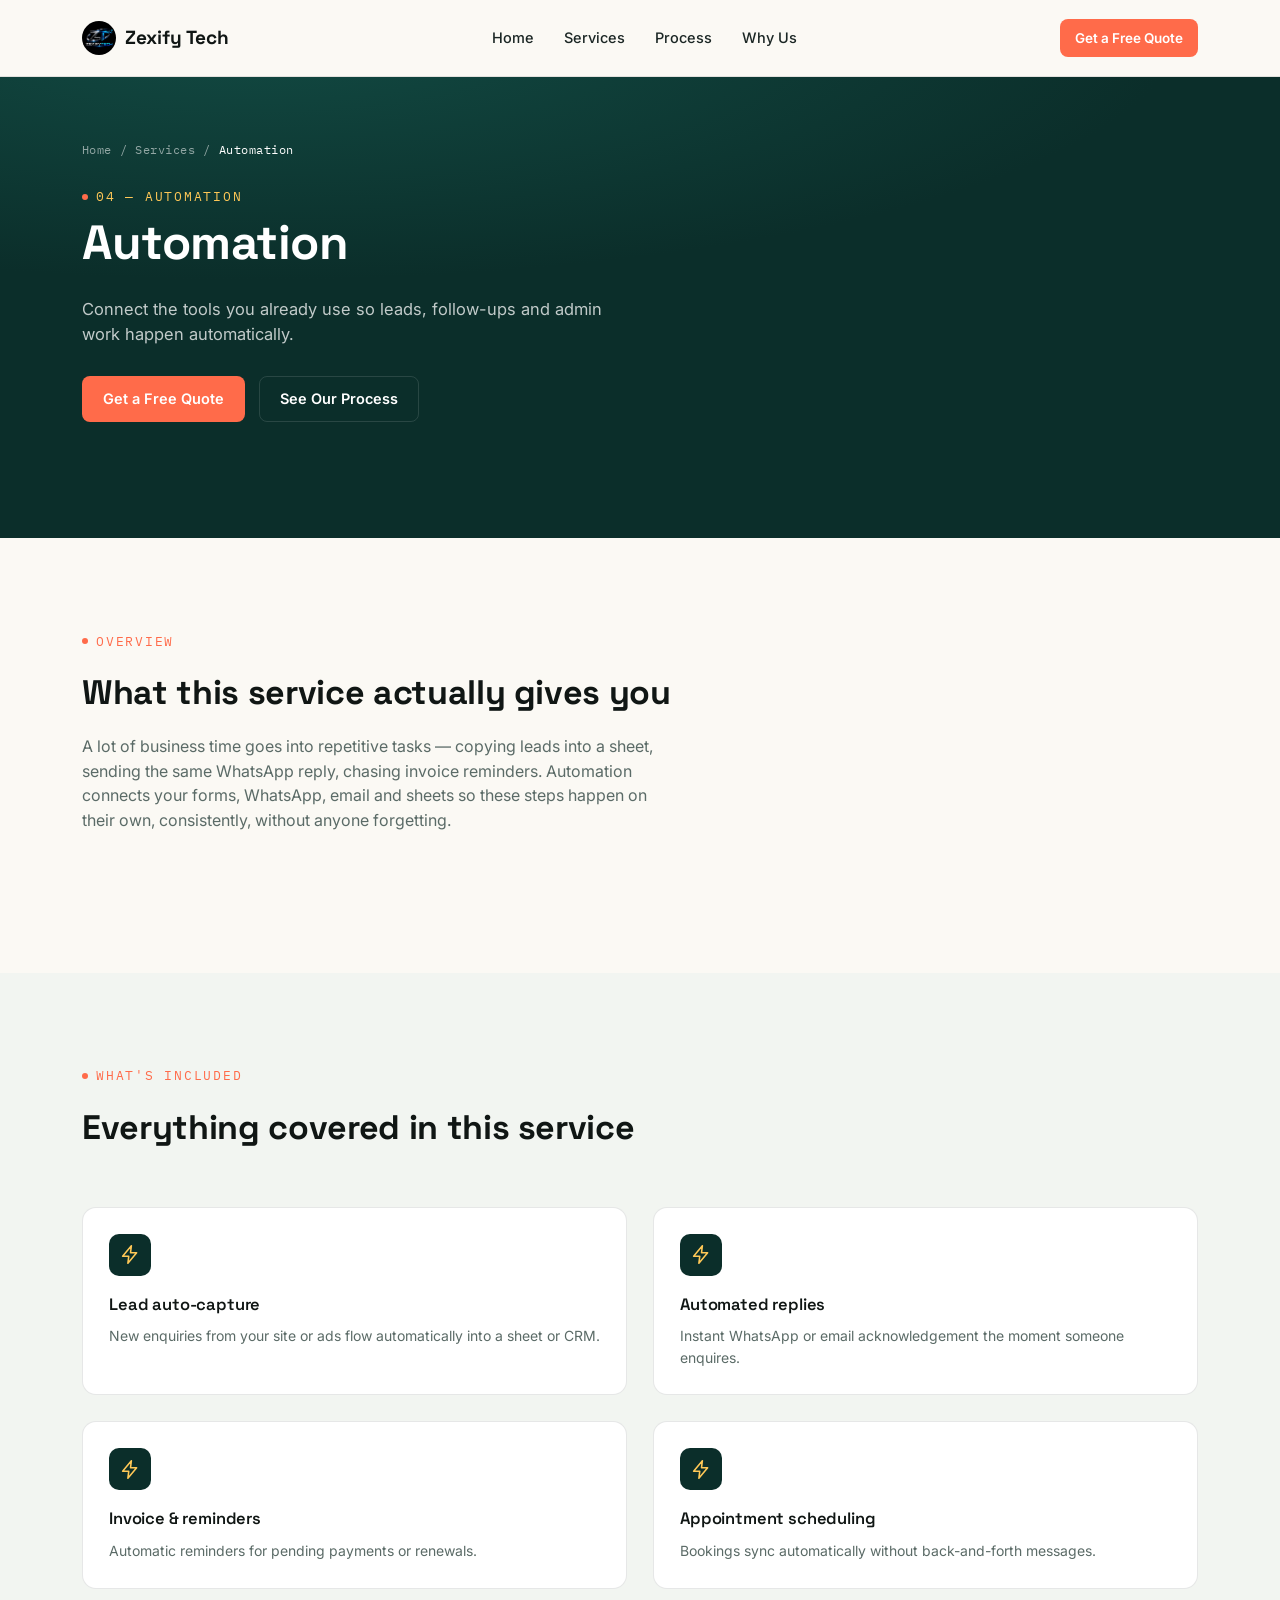
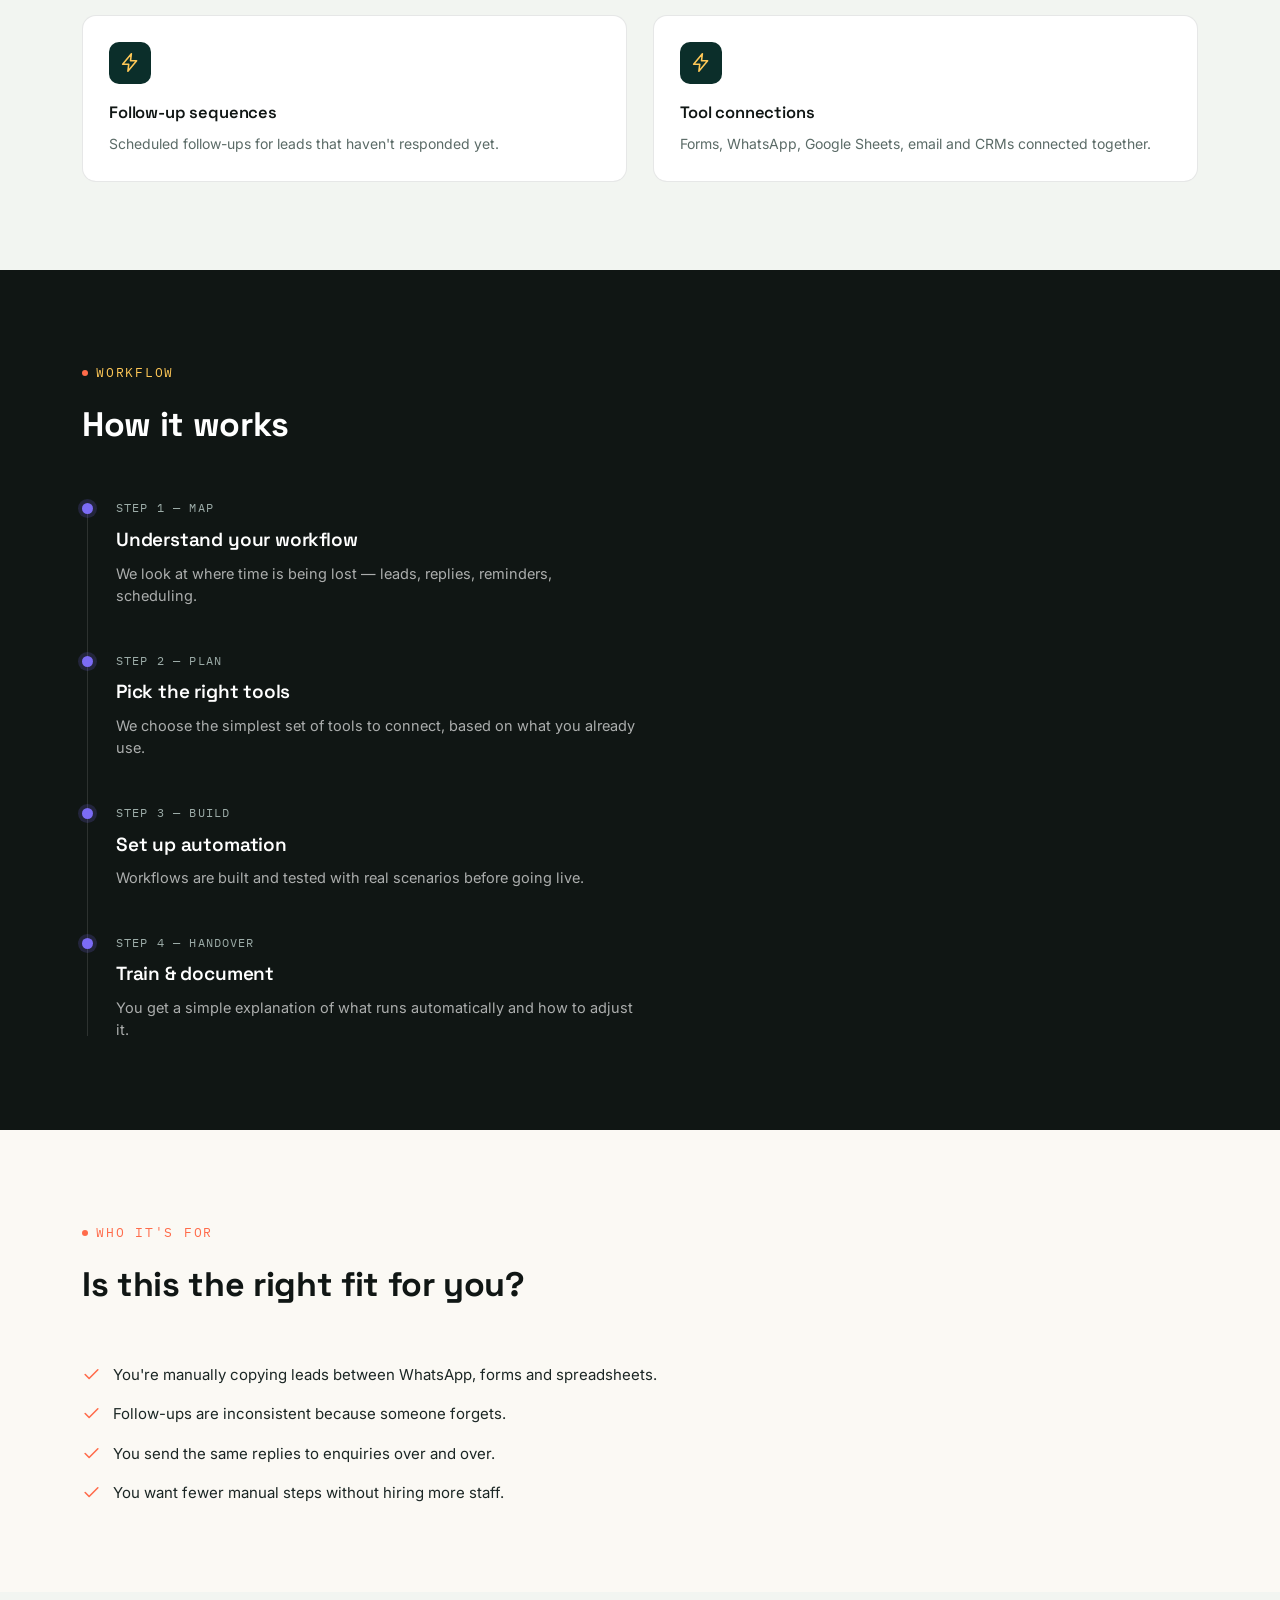
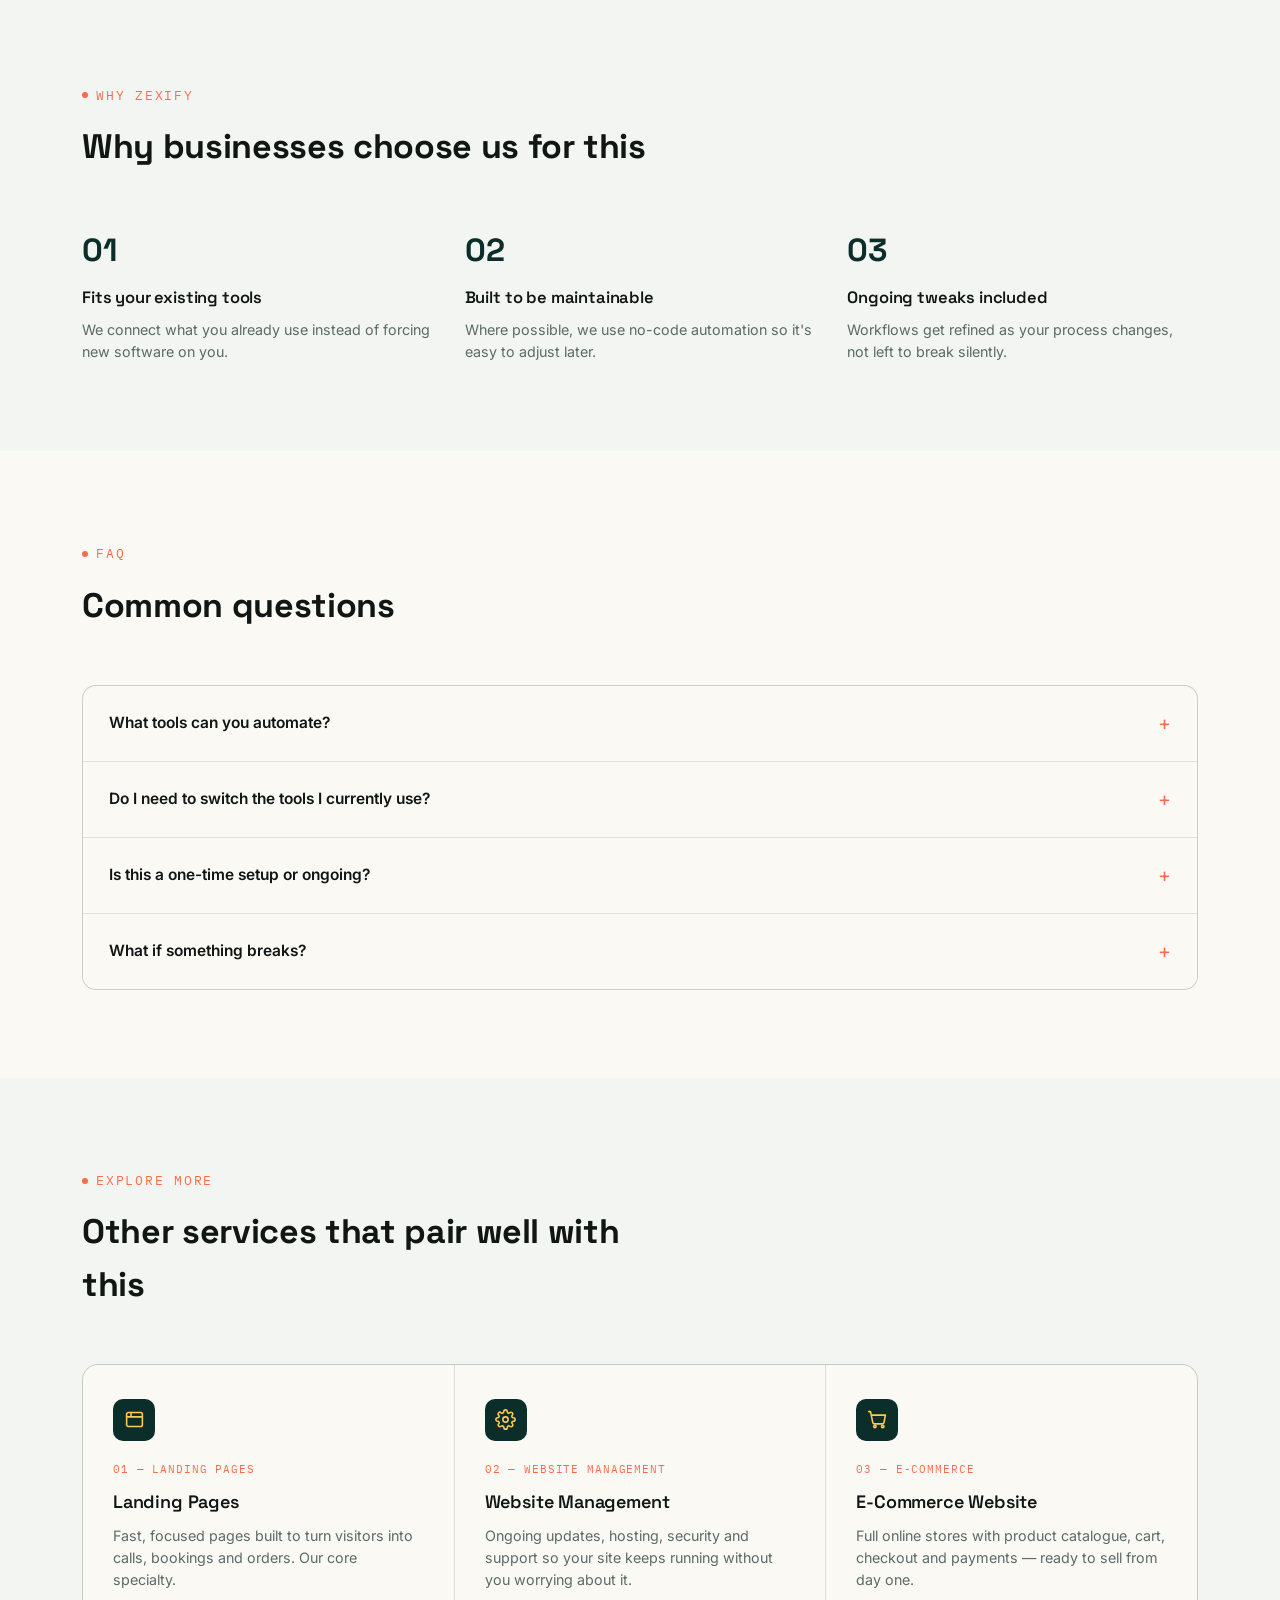
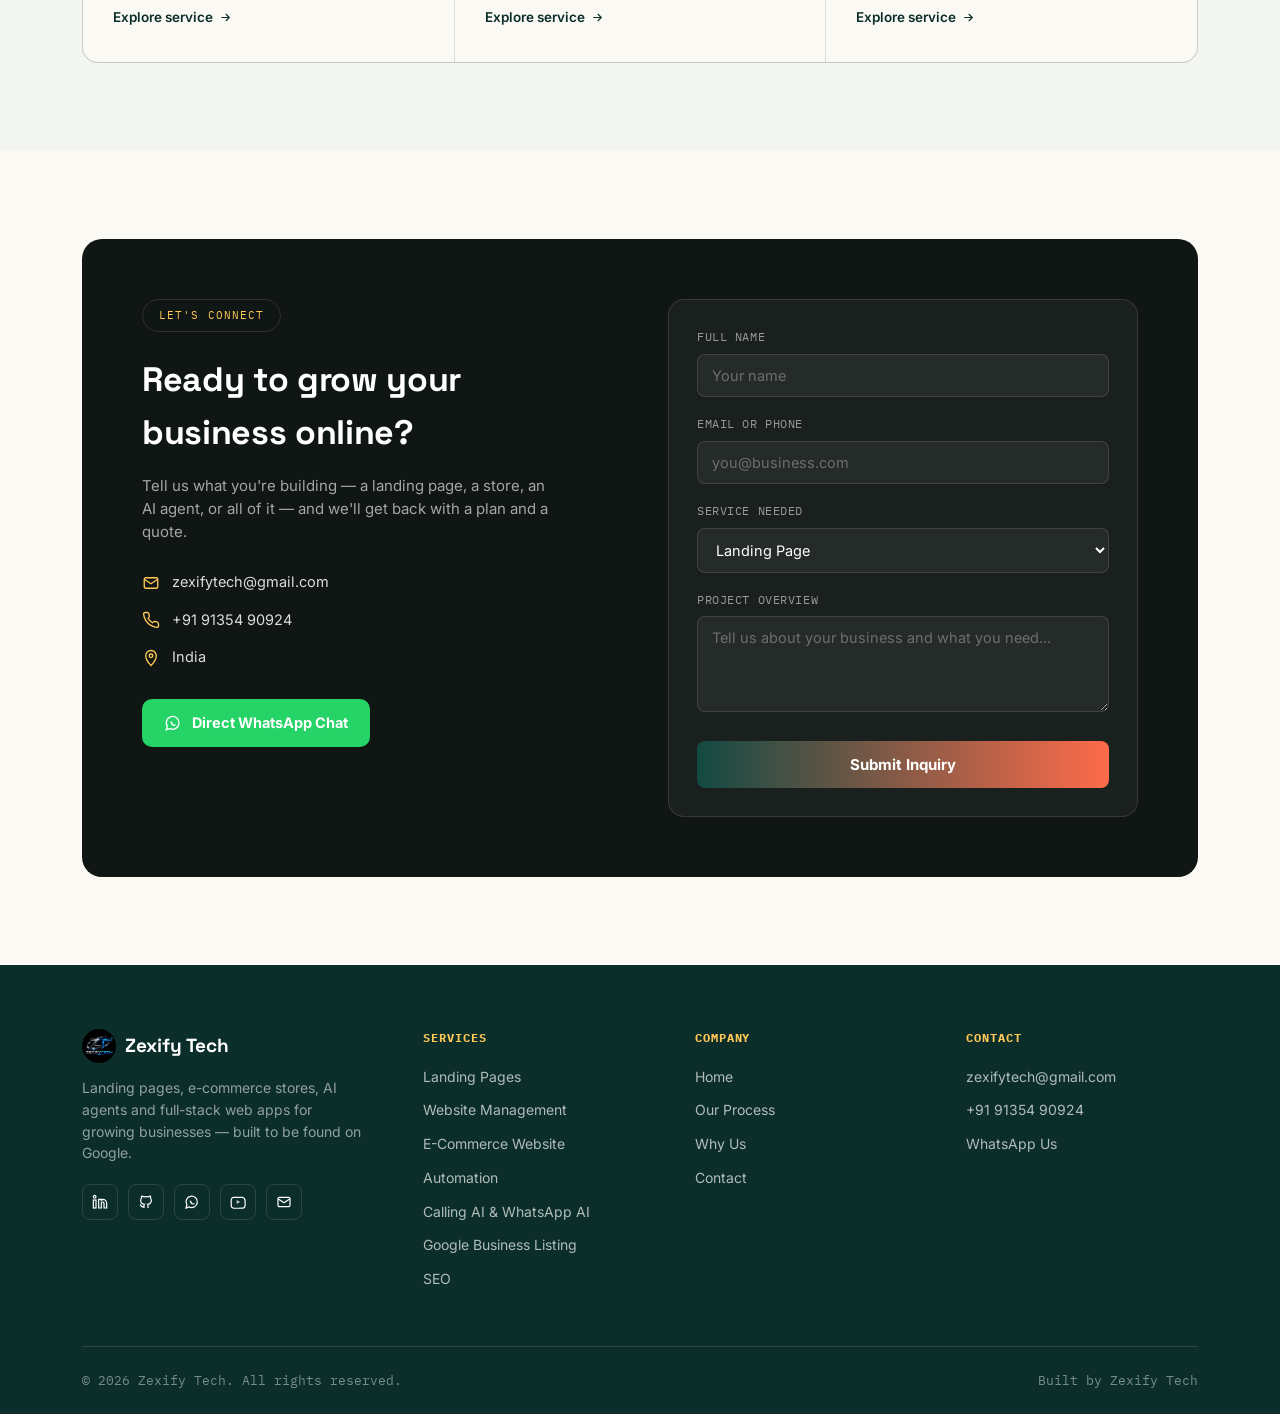
<file: services/automation.html>
<!DOCTYPE html>
<html lang="en">
<head>
<meta charset="UTF-8">
<meta name="viewport" content="width=device-width, initial-scale=1.0">
<title>Automation | Zexify Tech</title>
<meta name="description" content="Connect your tools and automate repetitive tasks — leads, invoices, reminders and follow-ups.">
<link rel="preconnect" href="https://fonts.googleapis.com">
<link href="https://fonts.googleapis.com/css2?family=Space+Grotesk:wght@500;600;700&family=Inter:wght@400;500;600;700&family=IBM+Plex+Mono:wght@400;500&display=swap" rel="stylesheet">
<link rel="stylesheet" href="../css/style.css">
</head>
<body>
<header class="site-header">
  <nav class="nav-wrap wrap">
    <a href="../index.html" class="logo">
      <span class="logo-mark">
        <img src="../assets/logo-full.png" alt="Zexify Tech logo">
      </span>
      Zexify Tech
    </a>
    <ul class="nav-links">
      <li><a class="" href="../index.html">Home</a></li>
      <li class="has-dropdown">
        <a href="../index.html#services">Services</a>
        <div class="dropdown">
          <a href="../services/landing-pages.html">Landing Pages</a>
<a href="../services/website-management.html">Website Management</a>
<a href="../services/ecommerce.html">E-Commerce Website</a>
<a href="../services/automation.html">Automation</a>
<a href="../services/ai-agents.html">Calling AI & WhatsApp AI</a>
<a href="../services/google-business.html">Google Business Listing</a>
<a href="../services/seo.html">SEO</a>
        </div>
      </li>
      <li><a class="" href="../process.html">Process</a></li>
      <li><a class="" href="../why-us.html">Why Us</a></li>
    </ul>
    <a href="#contact" class="btn btn-primary btn-sm nav-cta">Get a Free Quote</a>
    <button class="nav-toggle" aria-label="Menu">
      <svg viewBox="0 0 24 24" fill="none" stroke="currentColor" stroke-width="2" stroke-linecap="round"><path d="M3 6h18M3 12h18M3 18h18"/></svg>
    </button>
    <div class="mobile-menu">
      <a href="../index.html">Home</a>
      <a href="../services/landing-pages.html">Landing Pages</a>
<a href="../services/website-management.html">Website Management</a>
<a href="../services/ecommerce.html">E-Commerce Website</a>
<a href="../services/automation.html">Automation</a>
<a href="../services/ai-agents.html">Calling AI & WhatsApp AI</a>
<a href="../services/google-business.html">Google Business Listing</a>
<a href="../services/seo.html">SEO</a>
      <a href="../process.html">Process</a>
      <a href="../why-us.html">Why Us</a>
      <a href="#contact">Contact</a>
    </div>
  </nav>
</header>

<section class="inner-hero">
  <div class="wrap">
    <div class="crumb"><a href="../index.html">Home</a> / <a href="../index.html#services">Services</a> / <span style="color:#fff">Automation</span></div>
    <span class="eyebrow on-dark">04 — Automation</span>
    <h1>Automation</h1>
    <p class="lead">Connect the tools you already use so leads, follow-ups and admin work happen automatically.</p>
    <div class="hero-actions">
      <a href="#contact" class="btn btn-primary">Get a Free Quote</a>
      <a href="../process.html" class="btn btn-on-dark">See Our Process</a>
    </div>
  </div>
</section>

<section>
  <div class="wrap">
    <div class="section-head reveal">
      <span class="eyebrow on-light">Overview</span>
      <h2>What this service actually gives you</h2>
      <p>A lot of business time goes into repetitive tasks — copying leads into a sheet, sending the same WhatsApp reply, chasing invoice reminders. Automation connects your forms, WhatsApp, email and sheets so these steps happen on their own, consistently, without anyone forgetting.</p>
    </div>
  </div>
</section>

<section class="alt-bg">
  <div class="wrap">
    <div class="section-head reveal">
      <span class="eyebrow on-light">What's Included</span>
      <h2>Everything covered in this service</h2>
    </div>
    <div class="feature-grid">
      <div class="feature-card reveal"><div class="service-icon"><svg viewBox="0 0 24 24" fill="none" stroke-width="1.8" stroke-linecap="round" stroke-linejoin="round"><path d="M13 2 3 14h7l-1 8 10-12h-7z"/></svg></div><h3>Lead auto-capture</h3><p>New enquiries from your site or ads flow automatically into a sheet or CRM.</p></div>
<div class="feature-card reveal"><div class="service-icon"><svg viewBox="0 0 24 24" fill="none" stroke-width="1.8" stroke-linecap="round" stroke-linejoin="round"><path d="M13 2 3 14h7l-1 8 10-12h-7z"/></svg></div><h3>Automated replies</h3><p>Instant WhatsApp or email acknowledgement the moment someone enquires.</p></div>
<div class="feature-card reveal"><div class="service-icon"><svg viewBox="0 0 24 24" fill="none" stroke-width="1.8" stroke-linecap="round" stroke-linejoin="round"><path d="M13 2 3 14h7l-1 8 10-12h-7z"/></svg></div><h3>Invoice & reminders</h3><p>Automatic reminders for pending payments or renewals.</p></div>
<div class="feature-card reveal"><div class="service-icon"><svg viewBox="0 0 24 24" fill="none" stroke-width="1.8" stroke-linecap="round" stroke-linejoin="round"><path d="M13 2 3 14h7l-1 8 10-12h-7z"/></svg></div><h3>Appointment scheduling</h3><p>Bookings sync automatically without back-and-forth messages.</p></div>
<div class="feature-card reveal"><div class="service-icon"><svg viewBox="0 0 24 24" fill="none" stroke-width="1.8" stroke-linecap="round" stroke-linejoin="round"><path d="M13 2 3 14h7l-1 8 10-12h-7z"/></svg></div><h3>Follow-up sequences</h3><p>Scheduled follow-ups for leads that haven't responded yet.</p></div>
<div class="feature-card reveal"><div class="service-icon"><svg viewBox="0 0 24 24" fill="none" stroke-width="1.8" stroke-linecap="round" stroke-linejoin="round"><path d="M13 2 3 14h7l-1 8 10-12h-7z"/></svg></div><h3>Tool connections</h3><p>Forms, WhatsApp, Google Sheets, email and CRMs connected together.</p></div>
    </div>
  </div>
</section>

<section class="timeline-section">
  <div class="wrap">
    <span class="eyebrow on-dark">Workflow</span>
    <h2 style="font-size:clamp(24px,3.2vw,34px); font-weight:700; margin-top:16px;">How it works</h2>
    <div class="timeline">
      <div class="timeline-item reveal"><span class="timeline-dot"></span><span class="step-label">Step 1 — Map</span><h3>Understand your workflow</h3><p>We look at where time is being lost — leads, replies, reminders, scheduling.</p></div>
<div class="timeline-item reveal"><span class="timeline-dot"></span><span class="step-label">Step 2 — Plan</span><h3>Pick the right tools</h3><p>We choose the simplest set of tools to connect, based on what you already use.</p></div>
<div class="timeline-item reveal"><span class="timeline-dot"></span><span class="step-label">Step 3 — Build</span><h3>Set up automation</h3><p>Workflows are built and tested with real scenarios before going live.</p></div>
<div class="timeline-item reveal"><span class="timeline-dot"></span><span class="step-label">Step 4 — Handover</span><h3>Train & document</h3><p>You get a simple explanation of what runs automatically and how to adjust it.</p></div>
    </div>
  </div>
</section>

<section>
  <div class="wrap">
    <div class="section-head reveal">
      <span class="eyebrow on-light">Who It's For</span>
      <h2>Is this the right fit for you?</h2>
    </div>
    <ul class="tick-list reveal">
      <li><svg viewBox="0 0 24 24" fill="none" stroke-width="2" stroke-linecap="round" stroke-linejoin="round"><path d="M20 6 9 17l-5-5"/></svg><span>You're manually copying leads between WhatsApp, forms and spreadsheets.</span></li>
<li><svg viewBox="0 0 24 24" fill="none" stroke-width="2" stroke-linecap="round" stroke-linejoin="round"><path d="M20 6 9 17l-5-5"/></svg><span>Follow-ups are inconsistent because someone forgets.</span></li>
<li><svg viewBox="0 0 24 24" fill="none" stroke-width="2" stroke-linecap="round" stroke-linejoin="round"><path d="M20 6 9 17l-5-5"/></svg><span>You send the same replies to enquiries over and over.</span></li>
<li><svg viewBox="0 0 24 24" fill="none" stroke-width="2" stroke-linecap="round" stroke-linejoin="round"><path d="M20 6 9 17l-5-5"/></svg><span>You want fewer manual steps without hiring more staff.</span></li>
    </ul>
  </div>
</section>

<section class="alt-bg">
  <div class="wrap">
    <div class="section-head reveal">
      <span class="eyebrow on-light">Why Zexify</span>
      <h2>Why businesses choose us for this</h2>
    </div>
    <div class="value-grid">
      <div class="value-card reveal"><b class="why-num">01</b><h3>Fits your existing tools</h3><p>We connect what you already use instead of forcing new software on you.</p></div>
<div class="value-card reveal"><b class="why-num">02</b><h3>Built to be maintainable</h3><p>Where possible, we use no-code automation so it's easy to adjust later.</p></div>
<div class="value-card reveal"><b class="why-num">03</b><h3>Ongoing tweaks included</h3><p>Workflows get refined as your process changes, not left to break silently.</p></div>
    </div>
  </div>
</section>

<section>
  <div class="wrap">
    <div class="section-head reveal">
      <span class="eyebrow on-light">FAQ</span>
      <h2>Common questions</h2>
    </div>
    <div class="faq-list reveal">
      <details class="faq-item"><summary>What tools can you automate?</summary><p>Common ones include Google Sheets, WhatsApp, email, calendars, and CRMs — we'll confirm what fits your setup.</p></details>
<details class="faq-item"><summary>Do I need to switch the tools I currently use?</summary><p>Usually no — automation is built around your existing tools wherever possible.</p></details>
<details class="faq-item"><summary>Is this a one-time setup or ongoing?</summary><p>Setup is one-time; you can add an ongoing plan if your workflows change often.</p></details>
<details class="faq-item"><summary>What if something breaks?</summary><p>We monitor key automations and fix issues — this can be included in a support plan.</p></details>
    </div>
  </div>
</section>

<section class="alt-bg">
  <div class="wrap">
    <div class="section-head reveal">
      <span class="eyebrow on-light">Explore More</span>
      <h2>Other services that pair well with this</h2>
    </div>
    <div class="services-grid reveal" style="border-radius:16px;">
      <div class="service-card">
      <div class="service-icon"><svg viewBox="0 0 24 24" fill="none" stroke-width="1.8" stroke-linecap="round" stroke-linejoin="round"><rect x="3" y="4" width="18" height="16" rx="2"/><path d="M3 9h18M8 4v5"/></svg></div>
      <span class="service-tag">01 — Landing Pages</span>
      <h3>Landing Pages</h3>
      <p>Fast, focused pages built to turn visitors into calls, bookings and orders. Our core specialty.</p>
      <a href="../services/landing-pages.html" class="service-link">Explore service <svg viewBox="0 0 24 24" fill="none" stroke="currentColor" stroke-width="2" stroke-linecap="round" stroke-linejoin="round"><path d="M5 12h14M13 6l6 6-6 6"/></svg></a>
    </div>
<div class="service-card">
      <div class="service-icon"><svg viewBox="0 0 24 24" fill="none" stroke-width="1.8" stroke-linecap="round" stroke-linejoin="round"><circle cx="12" cy="12" r="3"/><path d="M19.4 15a1.65 1.65 0 0 0 .33 1.82l.06.06a2 2 0 1 1-2.83 2.83l-.06-.06a1.65 1.65 0 0 0-1.82-.33 1.65 1.65 0 0 0-1 1.51V21a2 2 0 0 1-4 0v-.09A1.65 1.65 0 0 0 9 19.4a1.65 1.65 0 0 0-1.82.33l-.06.06a2 2 0 1 1-2.83-2.83l.06-.06A1.65 1.65 0 0 0 4.6 15a1.65 1.65 0 0 0-1.51-1H3a2 2 0 0 1 0-4h.09A1.65 1.65 0 0 0 4.6 9a1.65 1.65 0 0 0-.33-1.82l-.06-.06a2 2 0 1 1 2.83-2.83l.06.06A1.65 1.65 0 0 0 9 4.6a1.65 1.65 0 0 0 1-1.51V3a2 2 0 0 1 4 0v.09a1.65 1.65 0 0 0 1 1.51 1.65 1.65 0 0 0 1.82-.33l.06-.06a2 2 0 1 1 2.83 2.83l-.06.06A1.65 1.65 0 0 0 19.4 9a1.65 1.65 0 0 0 1.51 1H21a2 2 0 0 1 0 4h-.09a1.65 1.65 0 0 0-1.51 1z"/></svg></div>
      <span class="service-tag">02 — Website Management</span>
      <h3>Website Management</h3>
      <p>Ongoing updates, hosting, security and support so your site keeps running without you worrying about it.</p>
      <a href="../services/website-management.html" class="service-link">Explore service <svg viewBox="0 0 24 24" fill="none" stroke="currentColor" stroke-width="2" stroke-linecap="round" stroke-linejoin="round"><path d="M5 12h14M13 6l6 6-6 6"/></svg></a>
    </div>
<div class="service-card">
      <div class="service-icon"><svg viewBox="0 0 24 24" fill="none" stroke-width="1.8" stroke-linecap="round" stroke-linejoin="round"><circle cx="9" cy="20" r="1.4"/><circle cx="18" cy="20" r="1.4"/><path d="M2 3h2l2.6 12.4a2 2 0 0 0 2 1.6h8.8a2 2 0 0 0 2-1.6L21 7H6"/></svg></div>
      <span class="service-tag">03 — E-Commerce</span>
      <h3>E-Commerce Website</h3>
      <p>Full online stores with product catalogue, cart, checkout and payments — ready to sell from day one.</p>
      <a href="../services/ecommerce.html" class="service-link">Explore service <svg viewBox="0 0 24 24" fill="none" stroke="currentColor" stroke-width="2" stroke-linecap="round" stroke-linejoin="round"><path d="M5 12h14M13 6l6 6-6 6"/></svg></a>
    </div>
    </div>
  </div>
</section>

<section id="contact">
  <div class="wrap">
    <div class="connect-band reveal">
      <div class="connect-grid">
        <div class="connect-left">
          <span class="connect-pill">Let's Connect</span>
          <h2>Ready to grow your business online?</h2>
          <p class="sub">Tell us what you're building — a landing page, a store, an AI agent, or all of it — and we'll get back with a plan and a quote.</p>
          <div class="connect-info">
            <div class="connect-info-row"><svg viewBox="0 0 24 24" fill="none" stroke-width="1.8"><rect x="3" y="5" width="18" height="14" rx="2"/><path d="m3 7 9 6 9-6"/></svg><a href="mailto:zexifytech@gmail.com">zexifytech@gmail.com</a></div>
            <div class="connect-info-row"><svg viewBox="0 0 24 24" fill="none" stroke-width="1.8"><path d="M22 16.9v3a2 2 0 0 1-2.2 2 19.8 19.8 0 0 1-8.6-3.1 19.5 19.5 0 0 1-6-6A19.8 19.8 0 0 1 2.1 4.2 2 2 0 0 1 4.1 2h3a2 2 0 0 1 2 1.7c.1.9.3 1.8.6 2.7a2 2 0 0 1-.5 2.1L8 9.7a16 16 0 0 0 6 6l1.2-1.2a2 2 0 0 1 2.1-.5c.9.3 1.8.5 2.7.6a2 2 0 0 1 1.7 2Z"/></svg><a href="tel:+919135490924">+91 91354 90924</a></div>
            <div class="connect-info-row"><svg viewBox="0 0 24 24" fill="none" stroke-width="1.8"><path d="M12 2 C8 2 5 5 5 9c0 6 7 13 7 13s7-7 7-13c0-4-3-7-7-7z"/><circle cx="12" cy="9" r="2.4"/></svg><span>India</span></div>
          </div>
          <a href="https://wa.me/919135490924" target="_blank" rel="noopener" class="whatsapp-btn"><svg viewBox="0 0 24 24" fill="none" stroke="#fff" stroke-width="1.8"><path d="M3 21l1.4-4.6A8.5 8.5 0 1 1 8 19.5Z"/><path d="M9 10a1 1 0 0 0 1 1 4 4 0 0 0 4 4 1 1 0 0 0 1-1"/></svg>Direct WhatsApp Chat</a>
        </div>
        <form class="connect-form" id="inquiry-form">
          <div class="form-row">
            <label for="f-name">Full Name</label>
            <input type="text" id="f-name" placeholder="Your name" required>
          </div>
          <div class="form-row">
            <label for="f-email">Email or Phone</label>
            <input type="text" id="f-email" placeholder="you@business.com" required>
          </div>
          <div class="form-row">
            <label for="f-service">Service Needed</label>
            <select id="f-service">
              <option>Landing Page</option>
              <option>Website Management</option>
              <option>E-Commerce Website</option>
              <option>Automation</option>
              <option>Calling AI &amp; WhatsApp AI</option>
              <option>Google Business Listing</option>
              <option>SEO</option>
              <option>Not sure yet</option>
            </select>
          </div>
          <div class="form-row">
            <label for="f-msg">Project Overview</label>
            <textarea id="f-msg" placeholder="Tell us about your business and what you need..."></textarea>
          </div>
          <button type="submit" class="form-submit">Submit Inquiry</button>
        </form>
      </div>
    </div>
  </div>
</section>
<footer class="site-footer">
  <div class="wrap">
    <div class="footer-grid">
      <div class="footer-brand">
        <div class="logo">
          <span class="logo-mark">
            <img src="../assets/logo-full.png" alt="Zexify Tech logo">
          </span>
          Zexify Tech
        </div>
        <p>Landing pages, e-commerce stores, AI agents and full-stack web apps for growing businesses — built to be found on Google.</p>
        <div class="footer-social">
          <!-- SOCIAL LINKS: replace # with your real profile URLs -->
          <a href="https://www.linkedin.com/in/arif-shaikh-717694379" aria-label="LinkedIn" target="_blank" rel="noopener"><svg viewBox="0 0 24 24" fill="none" stroke-width="1.8"><path d="M16 8a6 6 0 0 1 6 6v7h-4v-7a2 2 0 0 0-4 0v7h-4V8h4v1.5A6 6 0 0 1 16 8Z"/><rect x="2" y="9" width="4" height="12"/><circle cx="4" cy="4" r="2"/></svg></a>
          <a href="https://github.com/arifshaikh0462" aria-label="GitHub" target="_blank" rel="noopener"><svg viewBox="0 0 24 24" fill="none" stroke-width="1.8"><path d="M9 19c-4.3 1.4-4.3-2.5-6-3m12 5v-3.5c0-1 .1-1.4-.5-2 2.8-.3 5.5-1.4 5.5-6a4.6 4.6 0 0 0-1.3-3.2 4.2 4.2 0 0 0-.1-3.2s-1.1-.3-3.5 1.3a12.3 12.3 0 0 0-6.2 0C6.5 2.8 5.4 3.1 5.4 3.1a4.2 4.2 0 0 0-.1 3.2A4.6 4.6 0 0 0 4 9.5c0 4.6 2.7 5.7 5.5 6-.6.6-.6 1.2-.5 2V21"/></svg></a>
          <a href="https://wa.me/919135490924" aria-label="WhatsApp" target="_blank" rel="noopener"><svg viewBox="0 0 24 24" fill="none" stroke-width="1.8"><path d="M3 21l1.4-4.6A8.5 8.5 0 1 1 8 19.5Z"/><path d="M9 10a1 1 0 0 0 1 1 4 4 0 0 0 4 4 1 1 0 0 0 1-1"/></svg></a>
          <a href="https://www.youtube.com/@zexifytech" aria-label="YouTube" target="_blank" rel="noopener"><svg viewBox="0 0 24 24" fill="none" stroke-width="1.8" stroke-linecap="round" stroke-linejoin="round"><path d="M22 8.5s-.2-1.6-.9-2.3c-.8-.9-1.8-.9-2.2-1C15.9 5 12 5 12 5h0s-3.9 0-6.9.2c-.4 0-1.4.1-2.2 1C2.2 6.9 2 8.5 2 8.5S1.8 10.4 1.8 12.3v1.8c0 1.9.2 3.8.2 3.8s.2 1.6.9 2.3c.8.9 1.9.9 2.4 1 1.7.2 7.2.2 7.2.2s3.9 0 6.9-.2c.4 0 1.4-.1 2.2-1 .7-.7.9-2.3.9-2.3s.2-1.9.2-3.8v-1.8c0-1.9-.2-3.8-.2-3.8Z"/><path d="M10 15V9l5.2 3-5.2 3Z" fill="currentColor" stroke="none"/></svg></a>
          <a href="mailto:zexifytech@gmail.com" aria-label="Email"><svg viewBox="0 0 24 24" fill="none" stroke-width="1.8"><rect x="3" y="5" width="18" height="14" rx="2"/><path d="m3 7 9 6 9-6"/></svg></a>
        </div>
      </div>
      <div class="footer-col">
        <h4>Services</h4>
        <a href="../services/landing-pages.html">Landing Pages</a>
        <a href="../services/website-management.html">Website Management</a>
        <a href="../services/ecommerce.html">E-Commerce Website</a>
        <a href="../services/automation.html">Automation</a>
        <a href="../services/ai-agents.html">Calling AI & WhatsApp AI</a>
        <a href="../services/google-business.html">Google Business Listing</a>
        <a href="../services/seo.html">SEO</a>
      </div>
      <div class="footer-col">
        <h4>Company</h4>
        <a href="../index.html">Home</a>
        <a href="../process.html">Our Process</a>
        <a href="../why-us.html">Why Us</a>
        <a href="#contact">Contact</a>
      </div>
      <div class="footer-col">
        <h4>Contact</h4>
        <a href="mailto:zexifytech@gmail.com">zexifytech@gmail.com</a>
        <a href="tel:+919135490924">+91 91354 90924</a>
        <a href="https://wa.me/919135490924" target="_blank" rel="noopener">WhatsApp Us</a>
      </div>
    </div>
    <div class="footer-bottom">
      <span>© 2026 Zexify Tech. All rights reserved.</span>
      <span>Built by Zexify Tech</span>
    </div>
  </div>
</footer>
<script src="../js/main.js"></script>
</body>
</html>
</file>
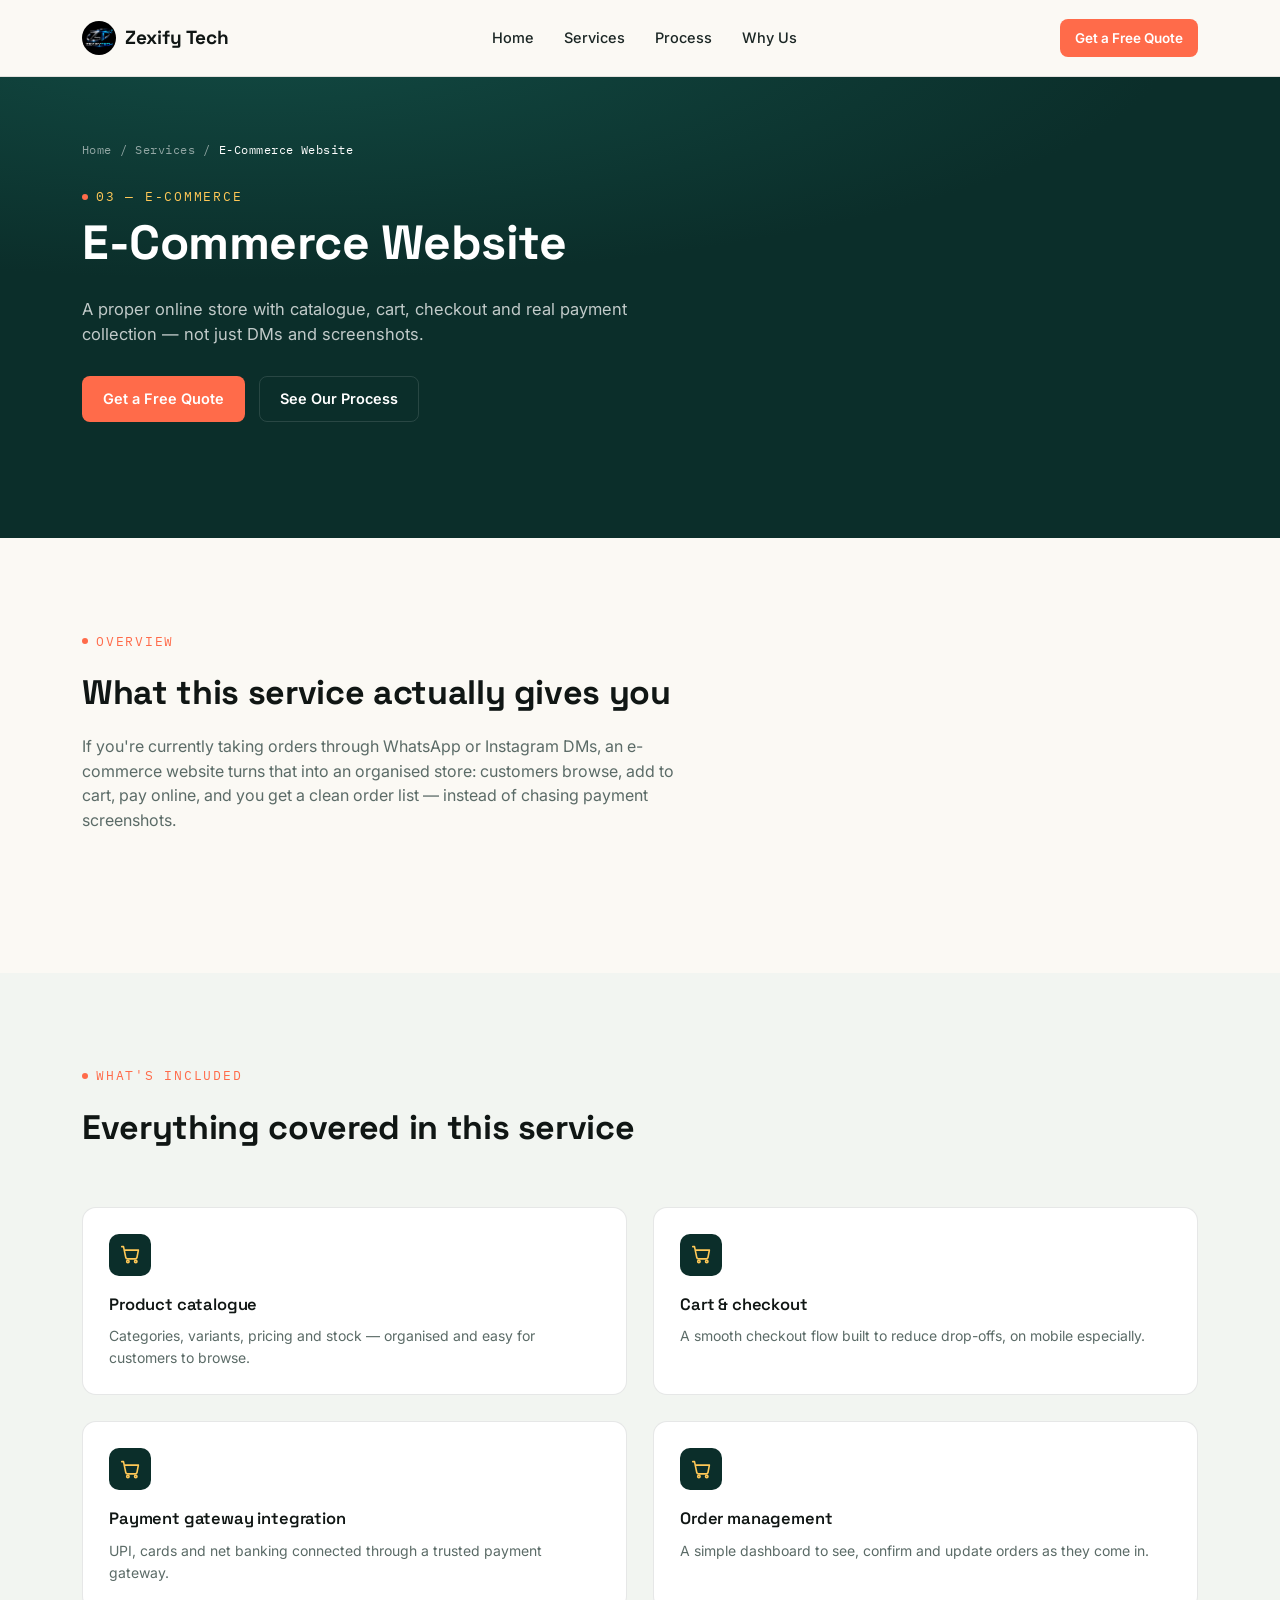
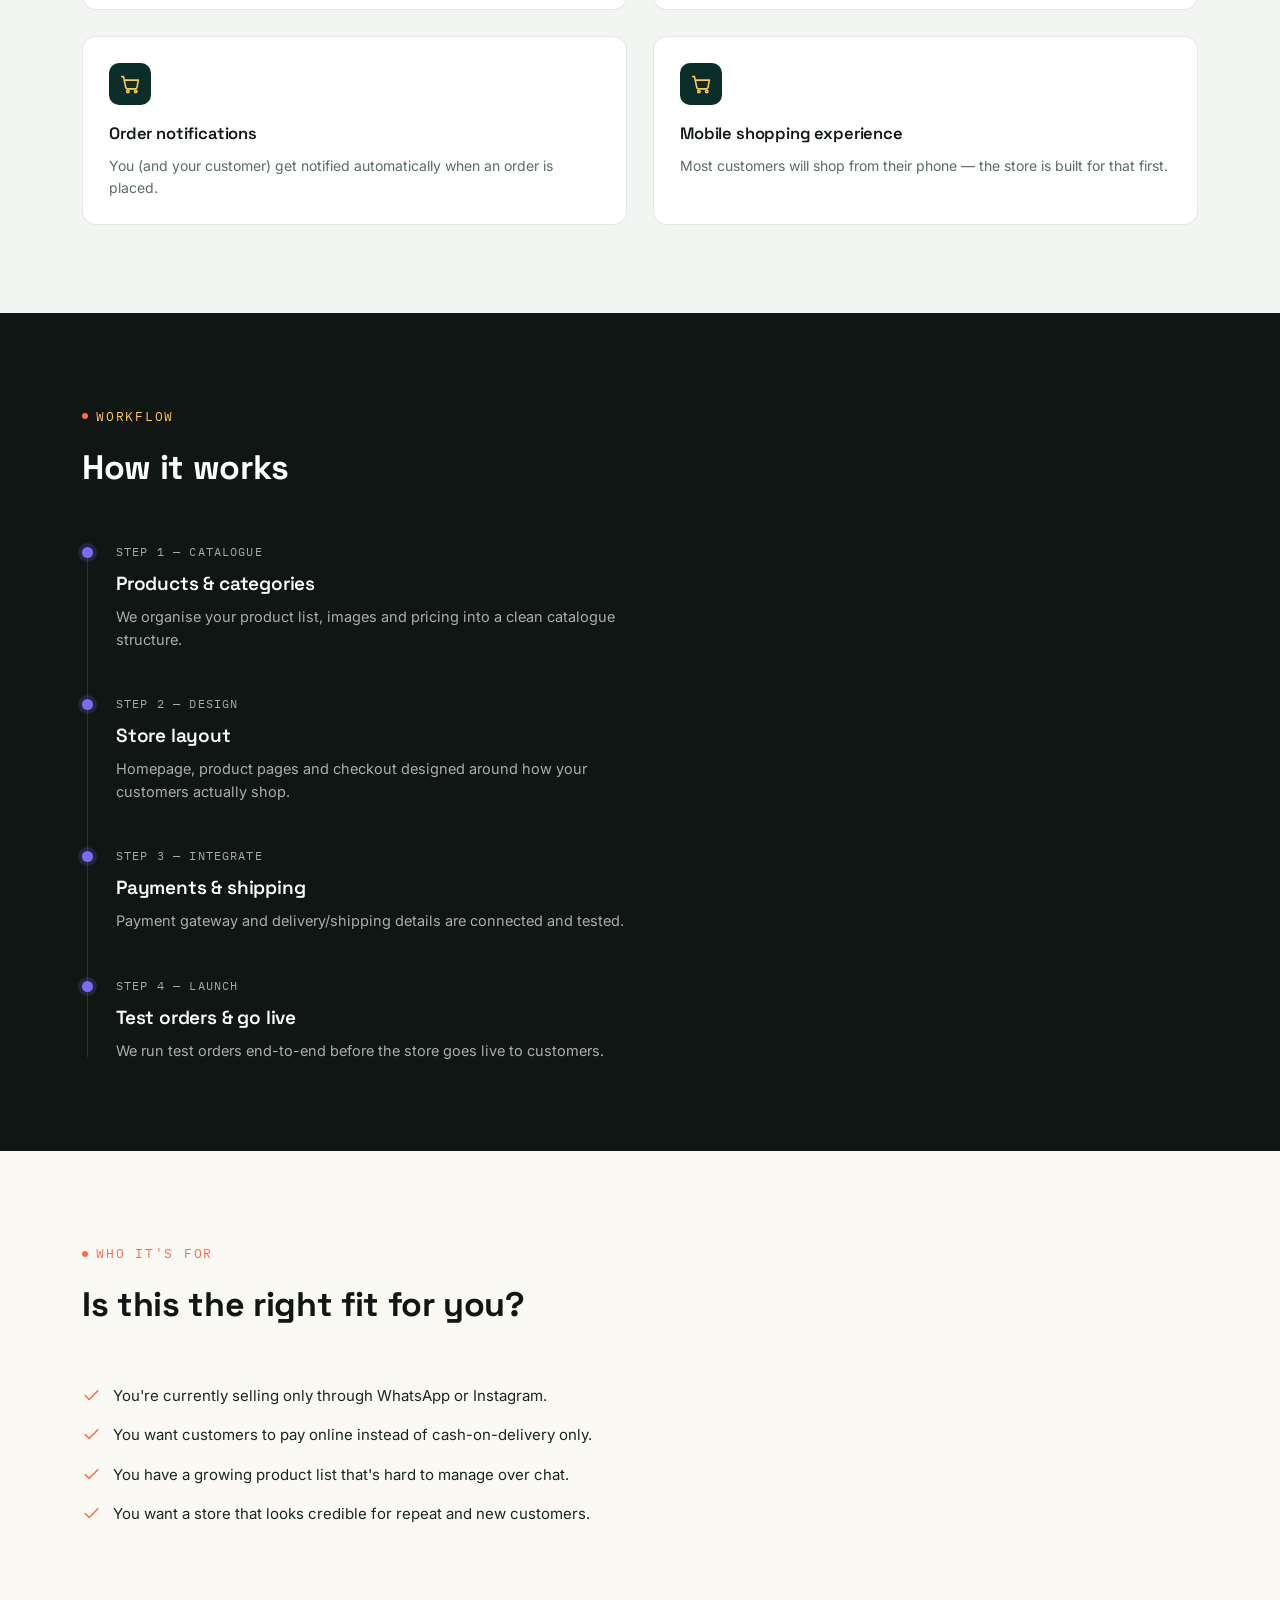
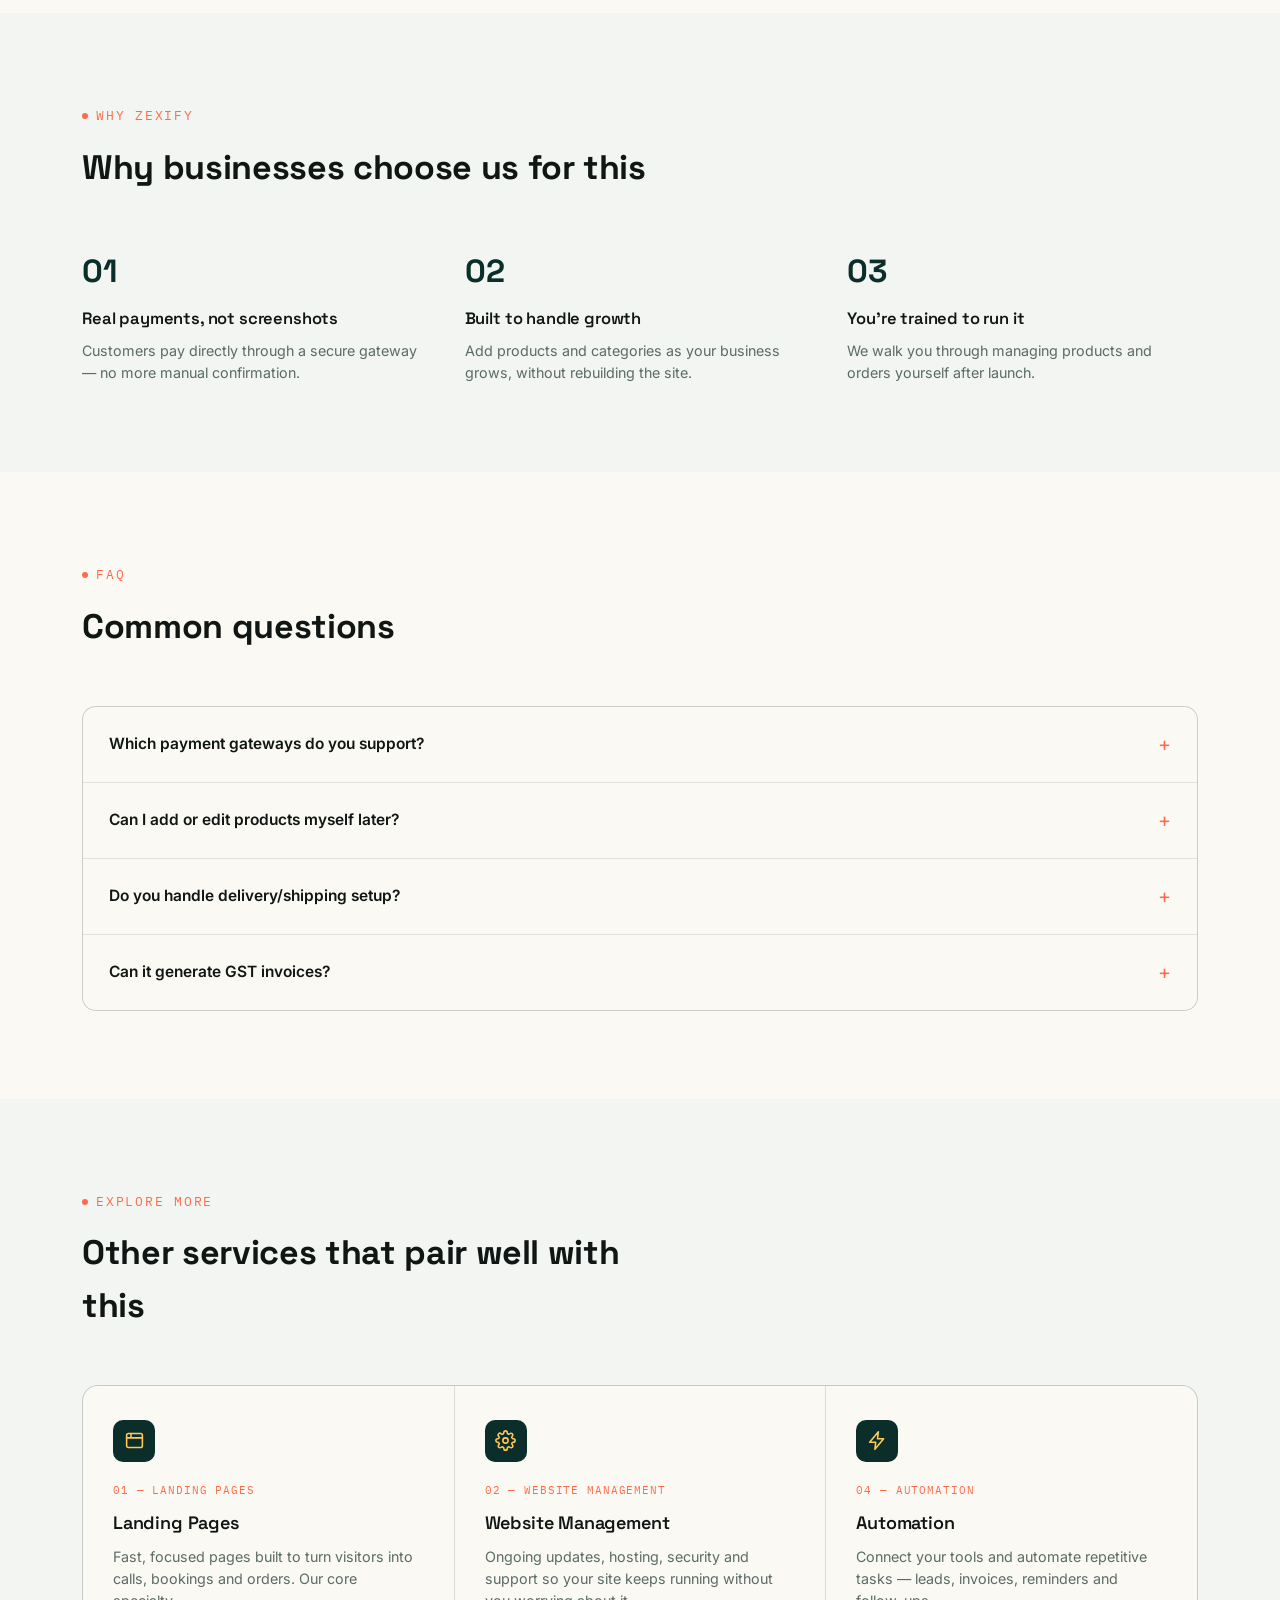
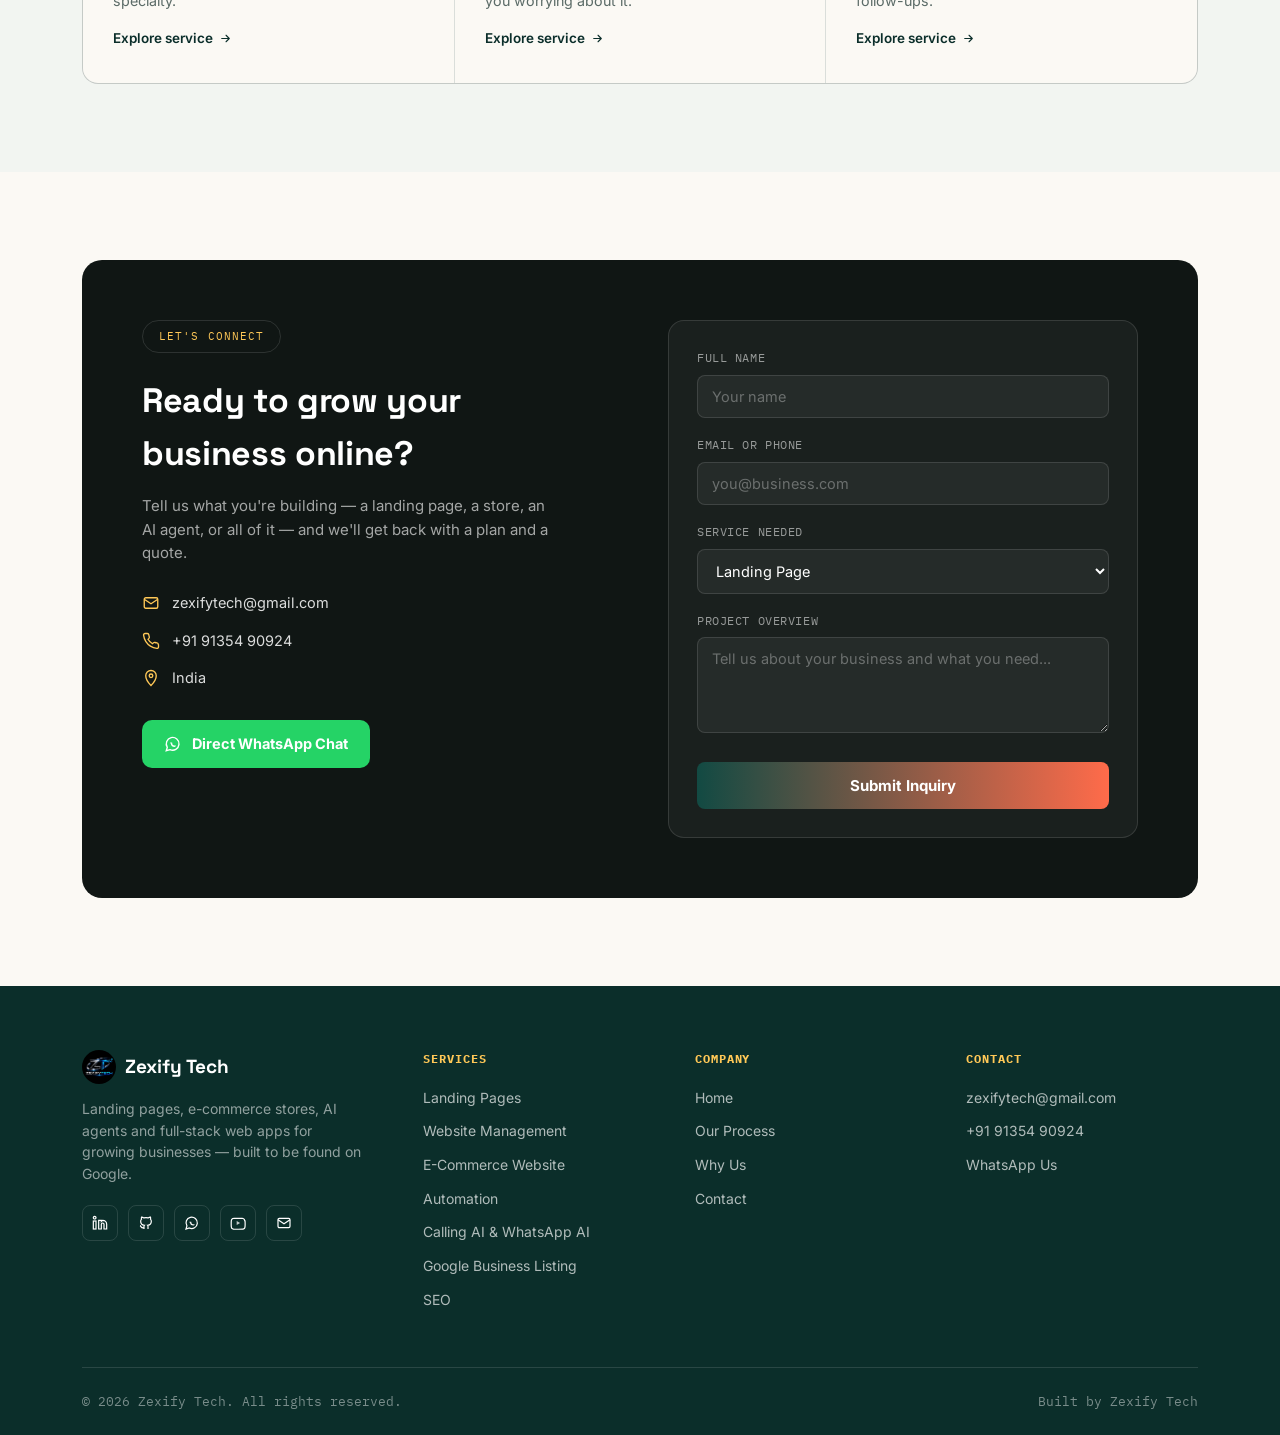
<file: services/ecommerce.html>
<!DOCTYPE html>
<html lang="en">
<head>
<meta charset="UTF-8">
<meta name="viewport" content="width=device-width, initial-scale=1.0">
<title>E-Commerce Website | Zexify Tech</title>
<meta name="description" content="Full online stores with product catalogue, cart, checkout and payments — ready to sell from day one.">
<link rel="preconnect" href="https://fonts.googleapis.com">
<link href="https://fonts.googleapis.com/css2?family=Space+Grotesk:wght@500;600;700&family=Inter:wght@400;500;600;700&family=IBM+Plex+Mono:wght@400;500&display=swap" rel="stylesheet">
<link rel="stylesheet" href="../css/style.css">
</head>
<body>
<header class="site-header">
  <nav class="nav-wrap wrap">
    <a href="../index.html" class="logo">
      <span class="logo-mark">
        <img src="../assets/logo-full.png" alt="Zexify Tech logo">
      </span>
      Zexify Tech
    </a>
    <ul class="nav-links">
      <li><a class="" href="../index.html">Home</a></li>
      <li class="has-dropdown">
        <a href="../index.html#services">Services</a>
        <div class="dropdown">
          <a href="../services/landing-pages.html">Landing Pages</a>
<a href="../services/website-management.html">Website Management</a>
<a href="../services/ecommerce.html">E-Commerce Website</a>
<a href="../services/automation.html">Automation</a>
<a href="../services/ai-agents.html">Calling AI & WhatsApp AI</a>
<a href="../services/google-business.html">Google Business Listing</a>
<a href="../services/seo.html">SEO</a>
        </div>
      </li>
      <li><a class="" href="../process.html">Process</a></li>
      <li><a class="" href="../why-us.html">Why Us</a></li>
    </ul>
    <a href="#contact" class="btn btn-primary btn-sm nav-cta">Get a Free Quote</a>
    <button class="nav-toggle" aria-label="Menu">
      <svg viewBox="0 0 24 24" fill="none" stroke="currentColor" stroke-width="2" stroke-linecap="round"><path d="M3 6h18M3 12h18M3 18h18"/></svg>
    </button>
    <div class="mobile-menu">
      <a href="../index.html">Home</a>
      <a href="../services/landing-pages.html">Landing Pages</a>
<a href="../services/website-management.html">Website Management</a>
<a href="../services/ecommerce.html">E-Commerce Website</a>
<a href="../services/automation.html">Automation</a>
<a href="../services/ai-agents.html">Calling AI & WhatsApp AI</a>
<a href="../services/google-business.html">Google Business Listing</a>
<a href="../services/seo.html">SEO</a>
      <a href="../process.html">Process</a>
      <a href="../why-us.html">Why Us</a>
      <a href="#contact">Contact</a>
    </div>
  </nav>
</header>

<section class="inner-hero">
  <div class="wrap">
    <div class="crumb"><a href="../index.html">Home</a> / <a href="../index.html#services">Services</a> / <span style="color:#fff">E-Commerce Website</span></div>
    <span class="eyebrow on-dark">03 — E-Commerce</span>
    <h1>E-Commerce Website</h1>
    <p class="lead">A proper online store with catalogue, cart, checkout and real payment collection — not just DMs and screenshots.</p>
    <div class="hero-actions">
      <a href="#contact" class="btn btn-primary">Get a Free Quote</a>
      <a href="../process.html" class="btn btn-on-dark">See Our Process</a>
    </div>
  </div>
</section>

<section>
  <div class="wrap">
    <div class="section-head reveal">
      <span class="eyebrow on-light">Overview</span>
      <h2>What this service actually gives you</h2>
      <p>If you're currently taking orders through WhatsApp or Instagram DMs, an e-commerce website turns that into an organised store: customers browse, add to cart, pay online, and you get a clean order list — instead of chasing payment screenshots.</p>
    </div>
  </div>
</section>

<section class="alt-bg">
  <div class="wrap">
    <div class="section-head reveal">
      <span class="eyebrow on-light">What's Included</span>
      <h2>Everything covered in this service</h2>
    </div>
    <div class="feature-grid">
      <div class="feature-card reveal"><div class="service-icon"><svg viewBox="0 0 24 24" fill="none" stroke-width="1.8" stroke-linecap="round" stroke-linejoin="round"><circle cx="9" cy="20" r="1.4"/><circle cx="18" cy="20" r="1.4"/><path d="M2 3h2l2.6 12.4a2 2 0 0 0 2 1.6h8.8a2 2 0 0 0 2-1.6L21 7H6"/></svg></div><h3>Product catalogue</h3><p>Categories, variants, pricing and stock — organised and easy for customers to browse.</p></div>
<div class="feature-card reveal"><div class="service-icon"><svg viewBox="0 0 24 24" fill="none" stroke-width="1.8" stroke-linecap="round" stroke-linejoin="round"><circle cx="9" cy="20" r="1.4"/><circle cx="18" cy="20" r="1.4"/><path d="M2 3h2l2.6 12.4a2 2 0 0 0 2 1.6h8.8a2 2 0 0 0 2-1.6L21 7H6"/></svg></div><h3>Cart & checkout</h3><p>A smooth checkout flow built to reduce drop-offs, on mobile especially.</p></div>
<div class="feature-card reveal"><div class="service-icon"><svg viewBox="0 0 24 24" fill="none" stroke-width="1.8" stroke-linecap="round" stroke-linejoin="round"><circle cx="9" cy="20" r="1.4"/><circle cx="18" cy="20" r="1.4"/><path d="M2 3h2l2.6 12.4a2 2 0 0 0 2 1.6h8.8a2 2 0 0 0 2-1.6L21 7H6"/></svg></div><h3>Payment gateway integration</h3><p>UPI, cards and net banking connected through a trusted payment gateway.</p></div>
<div class="feature-card reveal"><div class="service-icon"><svg viewBox="0 0 24 24" fill="none" stroke-width="1.8" stroke-linecap="round" stroke-linejoin="round"><circle cx="9" cy="20" r="1.4"/><circle cx="18" cy="20" r="1.4"/><path d="M2 3h2l2.6 12.4a2 2 0 0 0 2 1.6h8.8a2 2 0 0 0 2-1.6L21 7H6"/></svg></div><h3>Order management</h3><p>A simple dashboard to see, confirm and update orders as they come in.</p></div>
<div class="feature-card reveal"><div class="service-icon"><svg viewBox="0 0 24 24" fill="none" stroke-width="1.8" stroke-linecap="round" stroke-linejoin="round"><circle cx="9" cy="20" r="1.4"/><circle cx="18" cy="20" r="1.4"/><path d="M2 3h2l2.6 12.4a2 2 0 0 0 2 1.6h8.8a2 2 0 0 0 2-1.6L21 7H6"/></svg></div><h3>Order notifications</h3><p>You (and your customer) get notified automatically when an order is placed.</p></div>
<div class="feature-card reveal"><div class="service-icon"><svg viewBox="0 0 24 24" fill="none" stroke-width="1.8" stroke-linecap="round" stroke-linejoin="round"><circle cx="9" cy="20" r="1.4"/><circle cx="18" cy="20" r="1.4"/><path d="M2 3h2l2.6 12.4a2 2 0 0 0 2 1.6h8.8a2 2 0 0 0 2-1.6L21 7H6"/></svg></div><h3>Mobile shopping experience</h3><p>Most customers will shop from their phone — the store is built for that first.</p></div>
    </div>
  </div>
</section>

<section class="timeline-section">
  <div class="wrap">
    <span class="eyebrow on-dark">Workflow</span>
    <h2 style="font-size:clamp(24px,3.2vw,34px); font-weight:700; margin-top:16px;">How it works</h2>
    <div class="timeline">
      <div class="timeline-item reveal"><span class="timeline-dot"></span><span class="step-label">Step 1 — Catalogue</span><h3>Products & categories</h3><p>We organise your product list, images and pricing into a clean catalogue structure.</p></div>
<div class="timeline-item reveal"><span class="timeline-dot"></span><span class="step-label">Step 2 — Design</span><h3>Store layout</h3><p>Homepage, product pages and checkout designed around how your customers actually shop.</p></div>
<div class="timeline-item reveal"><span class="timeline-dot"></span><span class="step-label">Step 3 — Integrate</span><h3>Payments & shipping</h3><p>Payment gateway and delivery/shipping details are connected and tested.</p></div>
<div class="timeline-item reveal"><span class="timeline-dot"></span><span class="step-label">Step 4 — Launch</span><h3>Test orders & go live</h3><p>We run test orders end-to-end before the store goes live to customers.</p></div>
    </div>
  </div>
</section>

<section>
  <div class="wrap">
    <div class="section-head reveal">
      <span class="eyebrow on-light">Who It's For</span>
      <h2>Is this the right fit for you?</h2>
    </div>
    <ul class="tick-list reveal">
      <li><svg viewBox="0 0 24 24" fill="none" stroke-width="2" stroke-linecap="round" stroke-linejoin="round"><path d="M20 6 9 17l-5-5"/></svg><span>You're currently selling only through WhatsApp or Instagram.</span></li>
<li><svg viewBox="0 0 24 24" fill="none" stroke-width="2" stroke-linecap="round" stroke-linejoin="round"><path d="M20 6 9 17l-5-5"/></svg><span>You want customers to pay online instead of cash-on-delivery only.</span></li>
<li><svg viewBox="0 0 24 24" fill="none" stroke-width="2" stroke-linecap="round" stroke-linejoin="round"><path d="M20 6 9 17l-5-5"/></svg><span>You have a growing product list that's hard to manage over chat.</span></li>
<li><svg viewBox="0 0 24 24" fill="none" stroke-width="2" stroke-linecap="round" stroke-linejoin="round"><path d="M20 6 9 17l-5-5"/></svg><span>You want a store that looks credible for repeat and new customers.</span></li>
    </ul>
  </div>
</section>

<section class="alt-bg">
  <div class="wrap">
    <div class="section-head reveal">
      <span class="eyebrow on-light">Why Zexify</span>
      <h2>Why businesses choose us for this</h2>
    </div>
    <div class="value-grid">
      <div class="value-card reveal"><b class="why-num">01</b><h3>Real payments, not screenshots</h3><p>Customers pay directly through a secure gateway — no more manual confirmation.</p></div>
<div class="value-card reveal"><b class="why-num">02</b><h3>Built to handle growth</h3><p>Add products and categories as your business grows, without rebuilding the site.</p></div>
<div class="value-card reveal"><b class="why-num">03</b><h3>You're trained to run it</h3><p>We walk you through managing products and orders yourself after launch.</p></div>
    </div>
  </div>
</section>

<section>
  <div class="wrap">
    <div class="section-head reveal">
      <span class="eyebrow on-light">FAQ</span>
      <h2>Common questions</h2>
    </div>
    <div class="faq-list reveal">
      <details class="faq-item"><summary>Which payment gateways do you support?</summary><p>We typically integrate Razorpay or similar providers supporting UPI, cards and net banking.</p></details>
<details class="faq-item"><summary>Can I add or edit products myself later?</summary><p>Yes — you get access to manage your catalogue, or we can handle updates through our Website Management service.</p></details>
<details class="faq-item"><summary>Do you handle delivery/shipping setup?</summary><p>We connect shipping details and delivery charges based on how you currently fulfil orders.</p></details>
<details class="faq-item"><summary>Can it generate GST invoices?</summary><p>Yes, invoice generation can be set up if you're registered under GST.</p></details>
    </div>
  </div>
</section>

<section class="alt-bg">
  <div class="wrap">
    <div class="section-head reveal">
      <span class="eyebrow on-light">Explore More</span>
      <h2>Other services that pair well with this</h2>
    </div>
    <div class="services-grid reveal" style="border-radius:16px;">
      <div class="service-card">
      <div class="service-icon"><svg viewBox="0 0 24 24" fill="none" stroke-width="1.8" stroke-linecap="round" stroke-linejoin="round"><rect x="3" y="4" width="18" height="16" rx="2"/><path d="M3 9h18M8 4v5"/></svg></div>
      <span class="service-tag">01 — Landing Pages</span>
      <h3>Landing Pages</h3>
      <p>Fast, focused pages built to turn visitors into calls, bookings and orders. Our core specialty.</p>
      <a href="../services/landing-pages.html" class="service-link">Explore service <svg viewBox="0 0 24 24" fill="none" stroke="currentColor" stroke-width="2" stroke-linecap="round" stroke-linejoin="round"><path d="M5 12h14M13 6l6 6-6 6"/></svg></a>
    </div>
<div class="service-card">
      <div class="service-icon"><svg viewBox="0 0 24 24" fill="none" stroke-width="1.8" stroke-linecap="round" stroke-linejoin="round"><circle cx="12" cy="12" r="3"/><path d="M19.4 15a1.65 1.65 0 0 0 .33 1.82l.06.06a2 2 0 1 1-2.83 2.83l-.06-.06a1.65 1.65 0 0 0-1.82-.33 1.65 1.65 0 0 0-1 1.51V21a2 2 0 0 1-4 0v-.09A1.65 1.65 0 0 0 9 19.4a1.65 1.65 0 0 0-1.82.33l-.06.06a2 2 0 1 1-2.83-2.83l.06-.06A1.65 1.65 0 0 0 4.6 15a1.65 1.65 0 0 0-1.51-1H3a2 2 0 0 1 0-4h.09A1.65 1.65 0 0 0 4.6 9a1.65 1.65 0 0 0-.33-1.82l-.06-.06a2 2 0 1 1 2.83-2.83l.06.06A1.65 1.65 0 0 0 9 4.6a1.65 1.65 0 0 0 1-1.51V3a2 2 0 0 1 4 0v.09a1.65 1.65 0 0 0 1 1.51 1.65 1.65 0 0 0 1.82-.33l.06-.06a2 2 0 1 1 2.83 2.83l-.06.06A1.65 1.65 0 0 0 19.4 9a1.65 1.65 0 0 0 1.51 1H21a2 2 0 0 1 0 4h-.09a1.65 1.65 0 0 0-1.51 1z"/></svg></div>
      <span class="service-tag">02 — Website Management</span>
      <h3>Website Management</h3>
      <p>Ongoing updates, hosting, security and support so your site keeps running without you worrying about it.</p>
      <a href="../services/website-management.html" class="service-link">Explore service <svg viewBox="0 0 24 24" fill="none" stroke="currentColor" stroke-width="2" stroke-linecap="round" stroke-linejoin="round"><path d="M5 12h14M13 6l6 6-6 6"/></svg></a>
    </div>
<div class="service-card">
      <div class="service-icon"><svg viewBox="0 0 24 24" fill="none" stroke-width="1.8" stroke-linecap="round" stroke-linejoin="round"><path d="M13 2 3 14h7l-1 8 10-12h-7z"/></svg></div>
      <span class="service-tag">04 — Automation</span>
      <h3>Automation</h3>
      <p>Connect your tools and automate repetitive tasks — leads, invoices, reminders and follow-ups.</p>
      <a href="../services/automation.html" class="service-link">Explore service <svg viewBox="0 0 24 24" fill="none" stroke="currentColor" stroke-width="2" stroke-linecap="round" stroke-linejoin="round"><path d="M5 12h14M13 6l6 6-6 6"/></svg></a>
    </div>
    </div>
  </div>
</section>

<section id="contact">
  <div class="wrap">
    <div class="connect-band reveal">
      <div class="connect-grid">
        <div class="connect-left">
          <span class="connect-pill">Let's Connect</span>
          <h2>Ready to grow your business online?</h2>
          <p class="sub">Tell us what you're building — a landing page, a store, an AI agent, or all of it — and we'll get back with a plan and a quote.</p>
          <div class="connect-info">
            <div class="connect-info-row"><svg viewBox="0 0 24 24" fill="none" stroke-width="1.8"><rect x="3" y="5" width="18" height="14" rx="2"/><path d="m3 7 9 6 9-6"/></svg><a href="mailto:zexifytech@gmail.com">zexifytech@gmail.com</a></div>
            <div class="connect-info-row"><svg viewBox="0 0 24 24" fill="none" stroke-width="1.8"><path d="M22 16.9v3a2 2 0 0 1-2.2 2 19.8 19.8 0 0 1-8.6-3.1 19.5 19.5 0 0 1-6-6A19.8 19.8 0 0 1 2.1 4.2 2 2 0 0 1 4.1 2h3a2 2 0 0 1 2 1.7c.1.9.3 1.8.6 2.7a2 2 0 0 1-.5 2.1L8 9.7a16 16 0 0 0 6 6l1.2-1.2a2 2 0 0 1 2.1-.5c.9.3 1.8.5 2.7.6a2 2 0 0 1 1.7 2Z"/></svg><a href="tel:+919135490924">+91 91354 90924</a></div>
            <div class="connect-info-row"><svg viewBox="0 0 24 24" fill="none" stroke-width="1.8"><path d="M12 2 C8 2 5 5 5 9c0 6 7 13 7 13s7-7 7-13c0-4-3-7-7-7z"/><circle cx="12" cy="9" r="2.4"/></svg><span>India</span></div>
          </div>
          <a href="https://wa.me/919135490924" target="_blank" rel="noopener" class="whatsapp-btn"><svg viewBox="0 0 24 24" fill="none" stroke="#fff" stroke-width="1.8"><path d="M3 21l1.4-4.6A8.5 8.5 0 1 1 8 19.5Z"/><path d="M9 10a1 1 0 0 0 1 1 4 4 0 0 0 4 4 1 1 0 0 0 1-1"/></svg>Direct WhatsApp Chat</a>
        </div>
        <form class="connect-form" id="inquiry-form">
          <div class="form-row">
            <label for="f-name">Full Name</label>
            <input type="text" id="f-name" placeholder="Your name" required>
          </div>
          <div class="form-row">
            <label for="f-email">Email or Phone</label>
            <input type="text" id="f-email" placeholder="you@business.com" required>
          </div>
          <div class="form-row">
            <label for="f-service">Service Needed</label>
            <select id="f-service">
              <option>Landing Page</option>
              <option>Website Management</option>
              <option>E-Commerce Website</option>
              <option>Automation</option>
              <option>Calling AI &amp; WhatsApp AI</option>
              <option>Google Business Listing</option>
              <option>SEO</option>
              <option>Not sure yet</option>
            </select>
          </div>
          <div class="form-row">
            <label for="f-msg">Project Overview</label>
            <textarea id="f-msg" placeholder="Tell us about your business and what you need..."></textarea>
          </div>
          <button type="submit" class="form-submit">Submit Inquiry</button>
        </form>
      </div>
    </div>
  </div>
</section>
<footer class="site-footer">
  <div class="wrap">
    <div class="footer-grid">
      <div class="footer-brand">
        <div class="logo">
          <span class="logo-mark">
            <img src="../assets/logo-full.png" alt="Zexify Tech logo">
          </span>
          Zexify Tech
        </div>
        <p>Landing pages, e-commerce stores, AI agents and full-stack web apps for growing businesses — built to be found on Google.</p>
        <div class="footer-social">
          <!-- SOCIAL LINKS: replace # with your real profile URLs -->
          <a href="https://www.linkedin.com/in/arif-shaikh-717694379" aria-label="LinkedIn" target="_blank" rel="noopener"><svg viewBox="0 0 24 24" fill="none" stroke-width="1.8"><path d="M16 8a6 6 0 0 1 6 6v7h-4v-7a2 2 0 0 0-4 0v7h-4V8h4v1.5A6 6 0 0 1 16 8Z"/><rect x="2" y="9" width="4" height="12"/><circle cx="4" cy="4" r="2"/></svg></a>
          <a href="https://github.com/arifshaikh0462" aria-label="GitHub" target="_blank" rel="noopener"><svg viewBox="0 0 24 24" fill="none" stroke-width="1.8"><path d="M9 19c-4.3 1.4-4.3-2.5-6-3m12 5v-3.5c0-1 .1-1.4-.5-2 2.8-.3 5.5-1.4 5.5-6a4.6 4.6 0 0 0-1.3-3.2 4.2 4.2 0 0 0-.1-3.2s-1.1-.3-3.5 1.3a12.3 12.3 0 0 0-6.2 0C6.5 2.8 5.4 3.1 5.4 3.1a4.2 4.2 0 0 0-.1 3.2A4.6 4.6 0 0 0 4 9.5c0 4.6 2.7 5.7 5.5 6-.6.6-.6 1.2-.5 2V21"/></svg></a>
          <a href="https://wa.me/919135490924" aria-label="WhatsApp" target="_blank" rel="noopener"><svg viewBox="0 0 24 24" fill="none" stroke-width="1.8"><path d="M3 21l1.4-4.6A8.5 8.5 0 1 1 8 19.5Z"/><path d="M9 10a1 1 0 0 0 1 1 4 4 0 0 0 4 4 1 1 0 0 0 1-1"/></svg></a>
          <a href="https://www.youtube.com/@zexifytech" aria-label="YouTube" target="_blank" rel="noopener"><svg viewBox="0 0 24 24" fill="none" stroke-width="1.8" stroke-linecap="round" stroke-linejoin="round"><path d="M22 8.5s-.2-1.6-.9-2.3c-.8-.9-1.8-.9-2.2-1C15.9 5 12 5 12 5h0s-3.9 0-6.9.2c-.4 0-1.4.1-2.2 1C2.2 6.9 2 8.5 2 8.5S1.8 10.4 1.8 12.3v1.8c0 1.9.2 3.8.2 3.8s.2 1.6.9 2.3c.8.9 1.9.9 2.4 1 1.7.2 7.2.2 7.2.2s3.9 0 6.9-.2c.4 0 1.4-.1 2.2-1 .7-.7.9-2.3.9-2.3s.2-1.9.2-3.8v-1.8c0-1.9-.2-3.8-.2-3.8Z"/><path d="M10 15V9l5.2 3-5.2 3Z" fill="currentColor" stroke="none"/></svg></a>
          <a href="mailto:zexifytech@gmail.com" aria-label="Email"><svg viewBox="0 0 24 24" fill="none" stroke-width="1.8"><rect x="3" y="5" width="18" height="14" rx="2"/><path d="m3 7 9 6 9-6"/></svg></a>
        </div>
      </div>
      <div class="footer-col">
        <h4>Services</h4>
        <a href="../services/landing-pages.html">Landing Pages</a>
        <a href="../services/website-management.html">Website Management</a>
        <a href="../services/ecommerce.html">E-Commerce Website</a>
        <a href="../services/automation.html">Automation</a>
        <a href="../services/ai-agents.html">Calling AI & WhatsApp AI</a>
        <a href="../services/google-business.html">Google Business Listing</a>
        <a href="../services/seo.html">SEO</a>
      </div>
      <div class="footer-col">
        <h4>Company</h4>
        <a href="../index.html">Home</a>
        <a href="../process.html">Our Process</a>
        <a href="../why-us.html">Why Us</a>
        <a href="#contact">Contact</a>
      </div>
      <div class="footer-col">
        <h4>Contact</h4>
        <a href="mailto:zexifytech@gmail.com">zexifytech@gmail.com</a>
        <a href="tel:+919135490924">+91 91354 90924</a>
        <a href="https://wa.me/919135490924" target="_blank" rel="noopener">WhatsApp Us</a>
      </div>
    </div>
    <div class="footer-bottom">
      <span>© 2026 Zexify Tech. All rights reserved.</span>
      <span>Built by Zexify Tech</span>
    </div>
  </div>
</footer>
<script src="../js/main.js"></script>
</body>
</html>
</file>
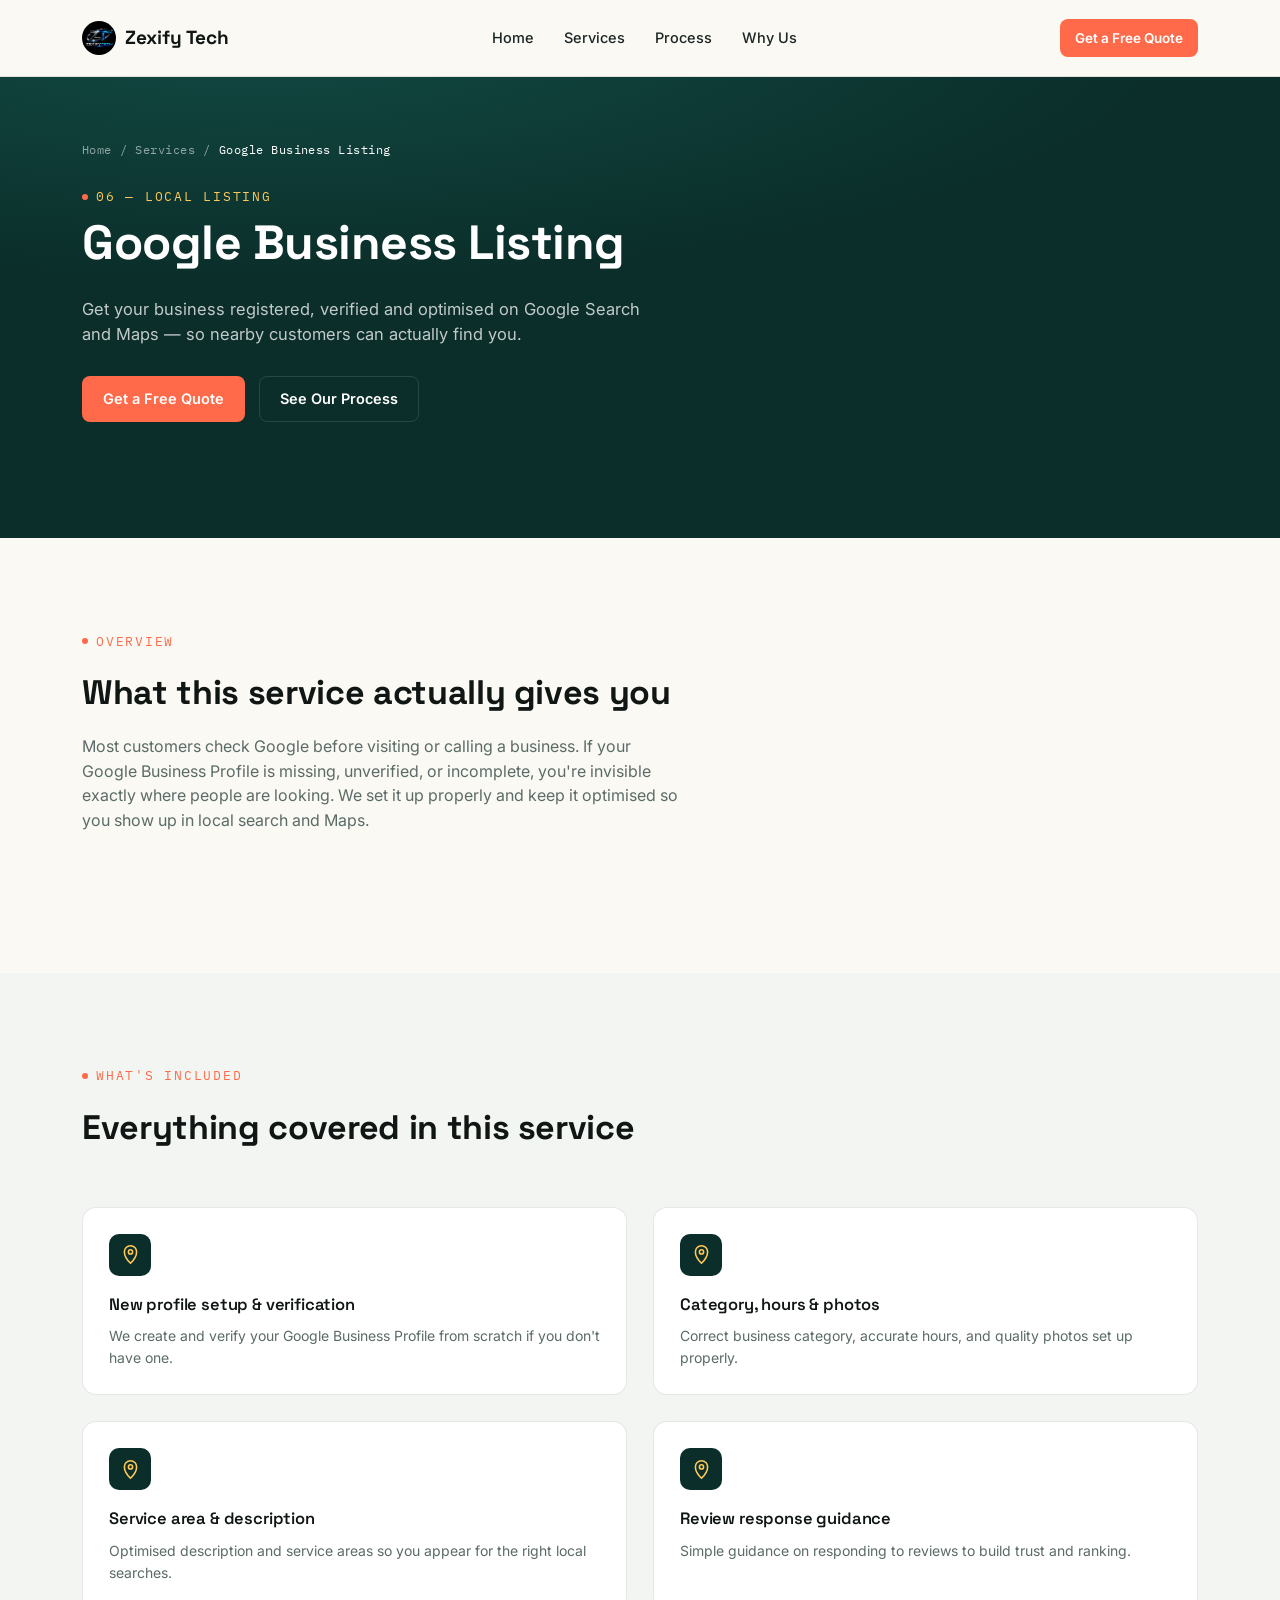
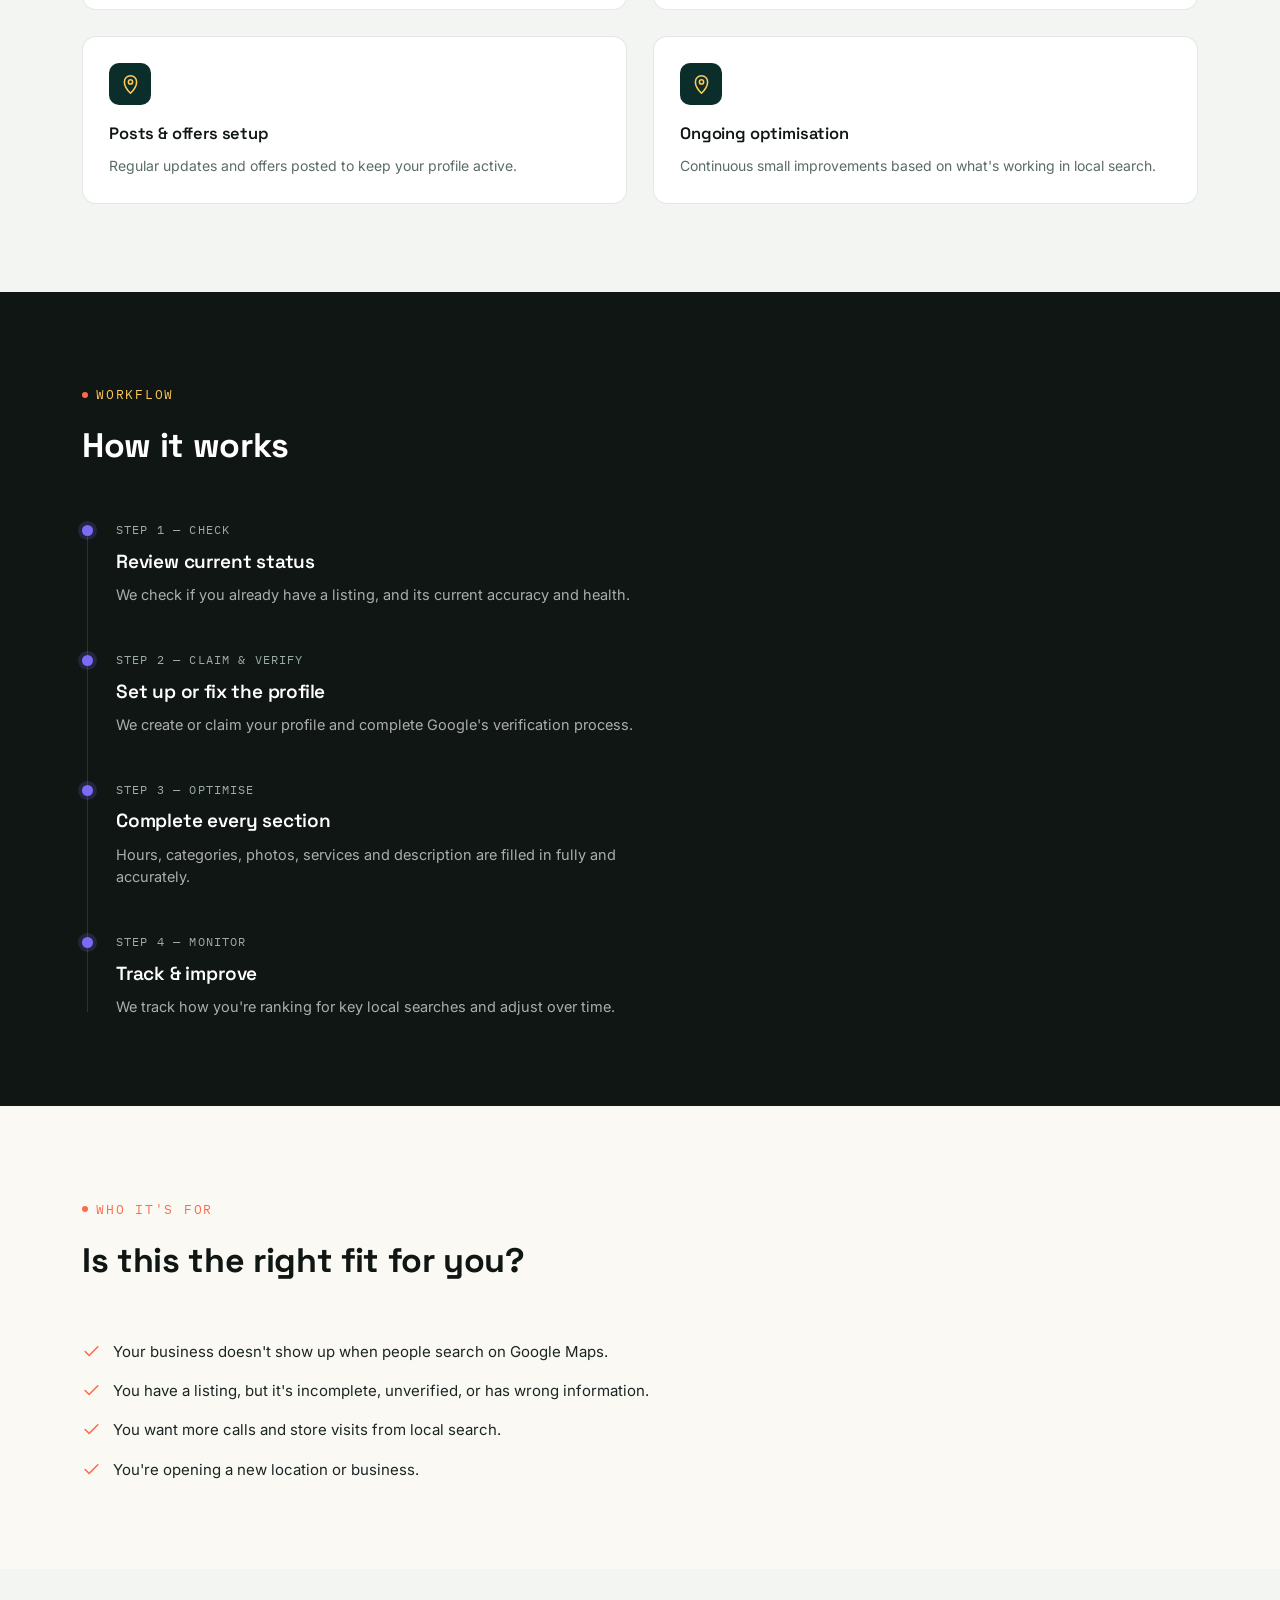
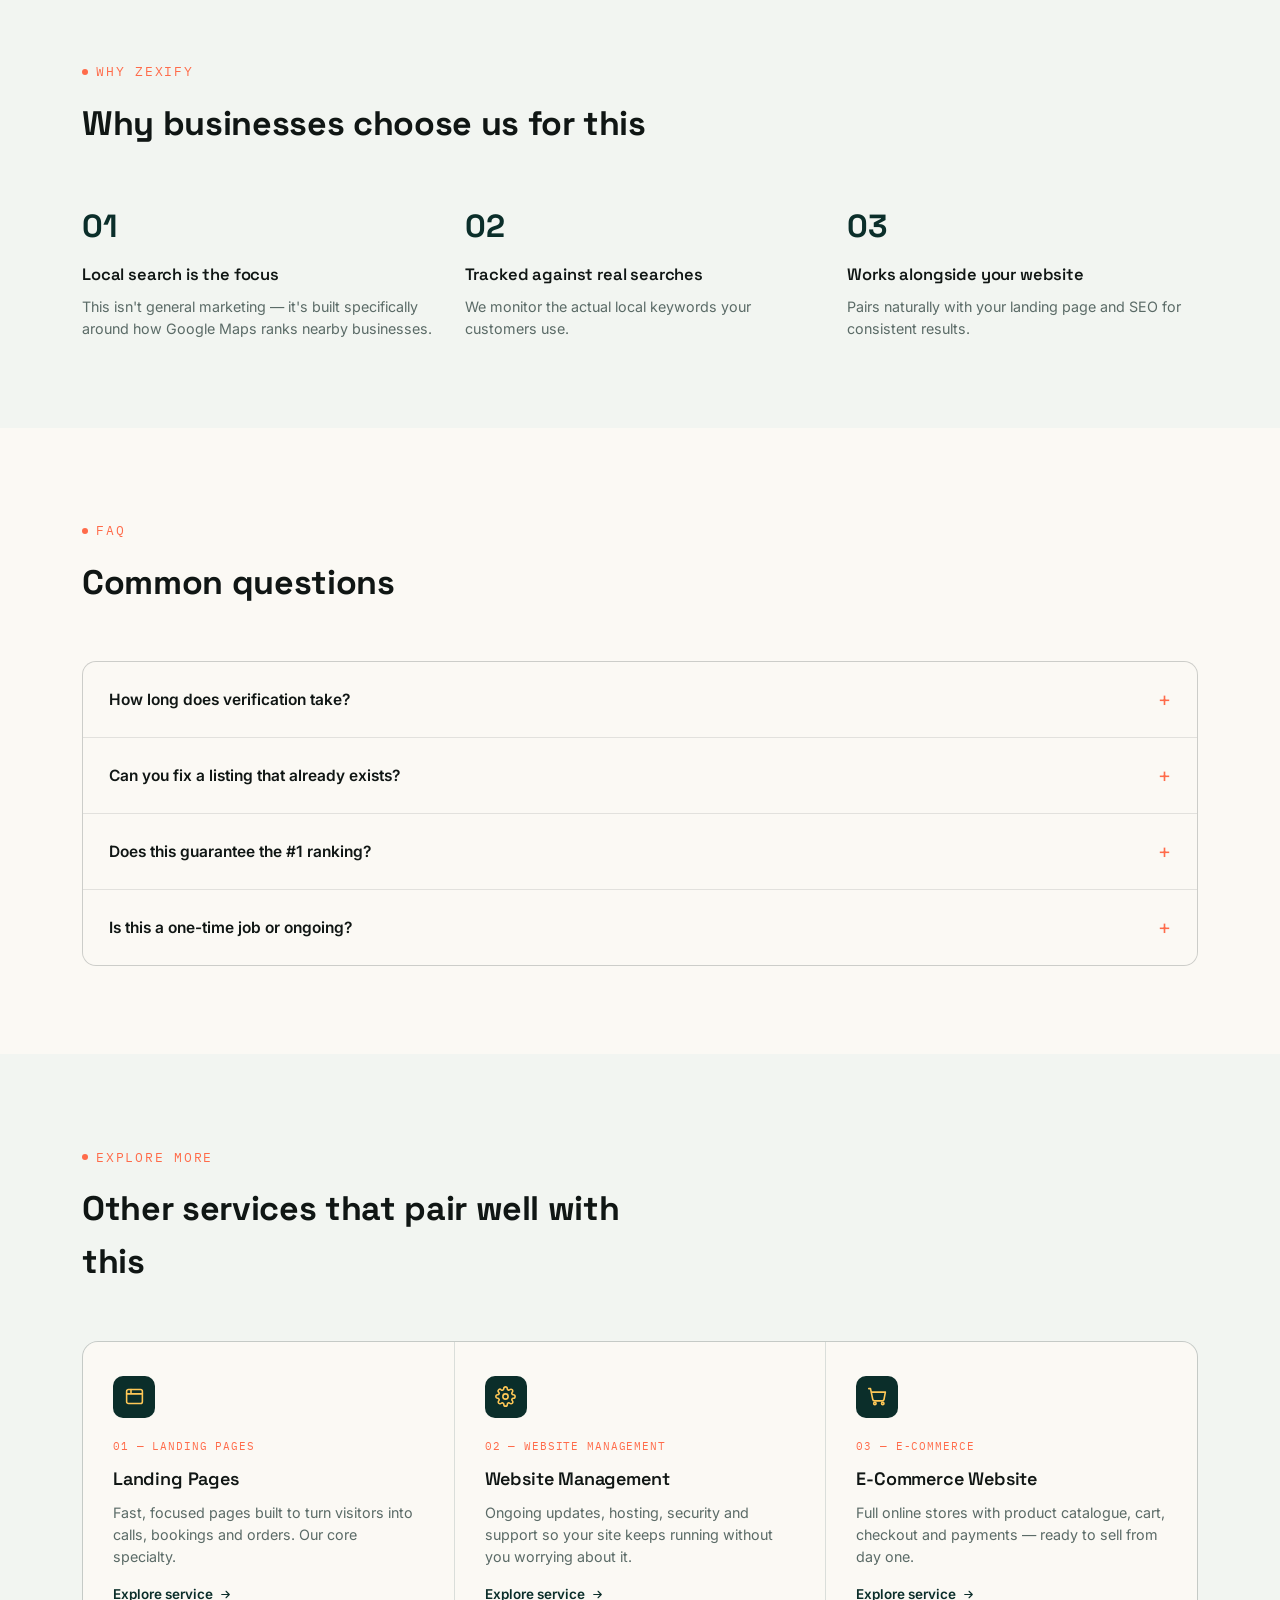
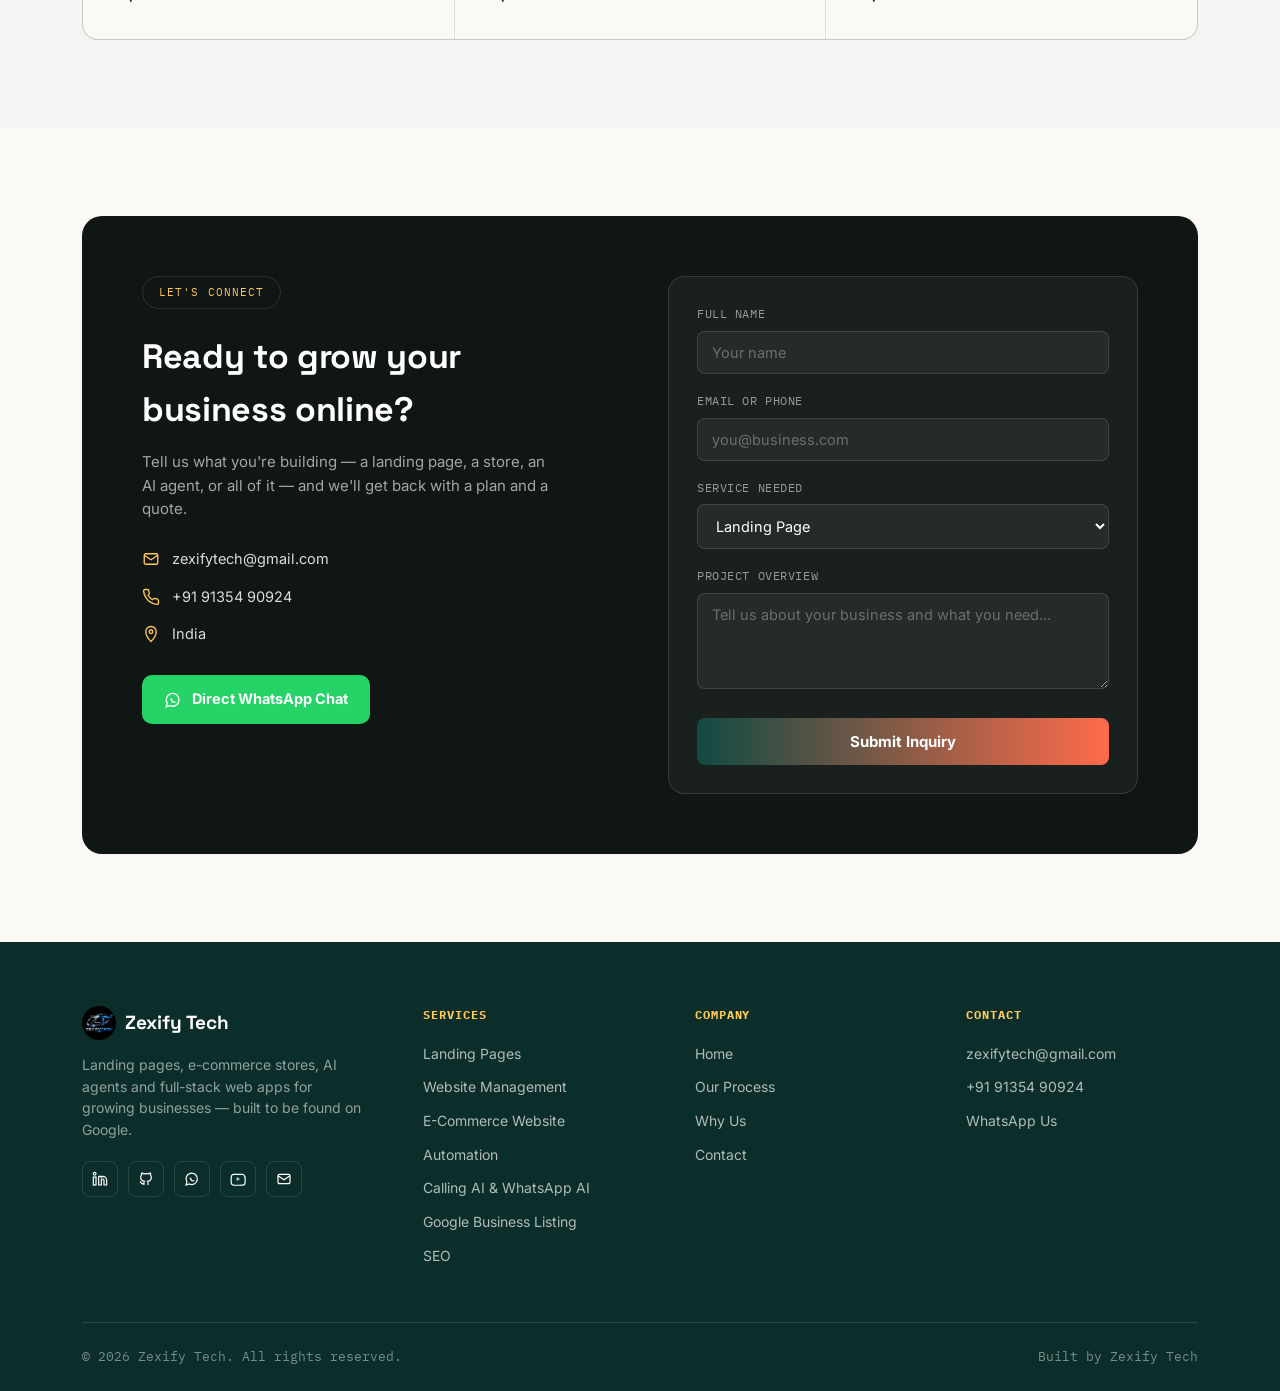
<file: services/google-business.html>
<!DOCTYPE html>
<html lang="en">
<head>
<meta charset="UTF-8">
<meta name="viewport" content="width=device-width, initial-scale=1.0">
<title>Google Business Listing | Zexify Tech</title>
<meta name="description" content="Get registered, verified and optimised on Google Search and Maps, so nearby customers find you.">
<link rel="preconnect" href="https://fonts.googleapis.com">
<link href="https://fonts.googleapis.com/css2?family=Space+Grotesk:wght@500;600;700&family=Inter:wght@400;500;600;700&family=IBM+Plex+Mono:wght@400;500&display=swap" rel="stylesheet">
<link rel="stylesheet" href="../css/style.css">
</head>
<body>
<header class="site-header">
  <nav class="nav-wrap wrap">
    <a href="../index.html" class="logo">
      <span class="logo-mark">
        <img src="../assets/logo-full.png" alt="Zexify Tech logo">
      </span>
      Zexify Tech
    </a>
    <ul class="nav-links">
      <li><a class="" href="../index.html">Home</a></li>
      <li class="has-dropdown">
        <a href="../index.html#services">Services</a>
        <div class="dropdown">
          <a href="../services/landing-pages.html">Landing Pages</a>
<a href="../services/website-management.html">Website Management</a>
<a href="../services/ecommerce.html">E-Commerce Website</a>
<a href="../services/automation.html">Automation</a>
<a href="../services/ai-agents.html">Calling AI & WhatsApp AI</a>
<a href="../services/google-business.html">Google Business Listing</a>
<a href="../services/seo.html">SEO</a>
        </div>
      </li>
      <li><a class="" href="../process.html">Process</a></li>
      <li><a class="" href="../why-us.html">Why Us</a></li>
    </ul>
    <a href="#contact" class="btn btn-primary btn-sm nav-cta">Get a Free Quote</a>
    <button class="nav-toggle" aria-label="Menu">
      <svg viewBox="0 0 24 24" fill="none" stroke="currentColor" stroke-width="2" stroke-linecap="round"><path d="M3 6h18M3 12h18M3 18h18"/></svg>
    </button>
    <div class="mobile-menu">
      <a href="../index.html">Home</a>
      <a href="../services/landing-pages.html">Landing Pages</a>
<a href="../services/website-management.html">Website Management</a>
<a href="../services/ecommerce.html">E-Commerce Website</a>
<a href="../services/automation.html">Automation</a>
<a href="../services/ai-agents.html">Calling AI & WhatsApp AI</a>
<a href="../services/google-business.html">Google Business Listing</a>
<a href="../services/seo.html">SEO</a>
      <a href="../process.html">Process</a>
      <a href="../why-us.html">Why Us</a>
      <a href="#contact">Contact</a>
    </div>
  </nav>
</header>

<section class="inner-hero">
  <div class="wrap">
    <div class="crumb"><a href="../index.html">Home</a> / <a href="../index.html#services">Services</a> / <span style="color:#fff">Google Business Listing</span></div>
    <span class="eyebrow on-dark">06 — Local Listing</span>
    <h1>Google Business Listing</h1>
    <p class="lead">Get your business registered, verified and optimised on Google Search and Maps — so nearby customers can actually find you.</p>
    <div class="hero-actions">
      <a href="#contact" class="btn btn-primary">Get a Free Quote</a>
      <a href="../process.html" class="btn btn-on-dark">See Our Process</a>
    </div>
  </div>
</section>

<section>
  <div class="wrap">
    <div class="section-head reveal">
      <span class="eyebrow on-light">Overview</span>
      <h2>What this service actually gives you</h2>
      <p>Most customers check Google before visiting or calling a business. If your Google Business Profile is missing, unverified, or incomplete, you're invisible exactly where people are looking. We set it up properly and keep it optimised so you show up in local search and Maps.</p>
    </div>
  </div>
</section>

<section class="alt-bg">
  <div class="wrap">
    <div class="section-head reveal">
      <span class="eyebrow on-light">What's Included</span>
      <h2>Everything covered in this service</h2>
    </div>
    <div class="feature-grid">
      <div class="feature-card reveal"><div class="service-icon"><svg viewBox="0 0 24 24" fill="none" stroke-width="1.8" stroke-linecap="round" stroke-linejoin="round"><path d="M12 2 C8 2 5 5 5 9c0 6 7 13 7 13s7-7 7-13c0-4-3-7-7-7z"/><circle cx="12" cy="9" r="2.4"/></svg></div><h3>New profile setup & verification</h3><p>We create and verify your Google Business Profile from scratch if you don't have one.</p></div>
<div class="feature-card reveal"><div class="service-icon"><svg viewBox="0 0 24 24" fill="none" stroke-width="1.8" stroke-linecap="round" stroke-linejoin="round"><path d="M12 2 C8 2 5 5 5 9c0 6 7 13 7 13s7-7 7-13c0-4-3-7-7-7z"/><circle cx="12" cy="9" r="2.4"/></svg></div><h3>Category, hours & photos</h3><p>Correct business category, accurate hours, and quality photos set up properly.</p></div>
<div class="feature-card reveal"><div class="service-icon"><svg viewBox="0 0 24 24" fill="none" stroke-width="1.8" stroke-linecap="round" stroke-linejoin="round"><path d="M12 2 C8 2 5 5 5 9c0 6 7 13 7 13s7-7 7-13c0-4-3-7-7-7z"/><circle cx="12" cy="9" r="2.4"/></svg></div><h3>Service area & description</h3><p>Optimised description and service areas so you appear for the right local searches.</p></div>
<div class="feature-card reveal"><div class="service-icon"><svg viewBox="0 0 24 24" fill="none" stroke-width="1.8" stroke-linecap="round" stroke-linejoin="round"><path d="M12 2 C8 2 5 5 5 9c0 6 7 13 7 13s7-7 7-13c0-4-3-7-7-7z"/><circle cx="12" cy="9" r="2.4"/></svg></div><h3>Review response guidance</h3><p>Simple guidance on responding to reviews to build trust and ranking.</p></div>
<div class="feature-card reveal"><div class="service-icon"><svg viewBox="0 0 24 24" fill="none" stroke-width="1.8" stroke-linecap="round" stroke-linejoin="round"><path d="M12 2 C8 2 5 5 5 9c0 6 7 13 7 13s7-7 7-13c0-4-3-7-7-7z"/><circle cx="12" cy="9" r="2.4"/></svg></div><h3>Posts & offers setup</h3><p>Regular updates and offers posted to keep your profile active.</p></div>
<div class="feature-card reveal"><div class="service-icon"><svg viewBox="0 0 24 24" fill="none" stroke-width="1.8" stroke-linecap="round" stroke-linejoin="round"><path d="M12 2 C8 2 5 5 5 9c0 6 7 13 7 13s7-7 7-13c0-4-3-7-7-7z"/><circle cx="12" cy="9" r="2.4"/></svg></div><h3>Ongoing optimisation</h3><p>Continuous small improvements based on what's working in local search.</p></div>
    </div>
  </div>
</section>

<section class="timeline-section">
  <div class="wrap">
    <span class="eyebrow on-dark">Workflow</span>
    <h2 style="font-size:clamp(24px,3.2vw,34px); font-weight:700; margin-top:16px;">How it works</h2>
    <div class="timeline">
      <div class="timeline-item reveal"><span class="timeline-dot"></span><span class="step-label">Step 1 — Check</span><h3>Review current status</h3><p>We check if you already have a listing, and its current accuracy and health.</p></div>
<div class="timeline-item reveal"><span class="timeline-dot"></span><span class="step-label">Step 2 — Claim & verify</span><h3>Set up or fix the profile</h3><p>We create or claim your profile and complete Google's verification process.</p></div>
<div class="timeline-item reveal"><span class="timeline-dot"></span><span class="step-label">Step 3 — Optimise</span><h3>Complete every section</h3><p>Hours, categories, photos, services and description are filled in fully and accurately.</p></div>
<div class="timeline-item reveal"><span class="timeline-dot"></span><span class="step-label">Step 4 — Monitor</span><h3>Track & improve</h3><p>We track how you're ranking for key local searches and adjust over time.</p></div>
    </div>
  </div>
</section>

<section>
  <div class="wrap">
    <div class="section-head reveal">
      <span class="eyebrow on-light">Who It's For</span>
      <h2>Is this the right fit for you?</h2>
    </div>
    <ul class="tick-list reveal">
      <li><svg viewBox="0 0 24 24" fill="none" stroke-width="2" stroke-linecap="round" stroke-linejoin="round"><path d="M20 6 9 17l-5-5"/></svg><span>Your business doesn't show up when people search on Google Maps.</span></li>
<li><svg viewBox="0 0 24 24" fill="none" stroke-width="2" stroke-linecap="round" stroke-linejoin="round"><path d="M20 6 9 17l-5-5"/></svg><span>You have a listing, but it's incomplete, unverified, or has wrong information.</span></li>
<li><svg viewBox="0 0 24 24" fill="none" stroke-width="2" stroke-linecap="round" stroke-linejoin="round"><path d="M20 6 9 17l-5-5"/></svg><span>You want more calls and store visits from local search.</span></li>
<li><svg viewBox="0 0 24 24" fill="none" stroke-width="2" stroke-linecap="round" stroke-linejoin="round"><path d="M20 6 9 17l-5-5"/></svg><span>You're opening a new location or business.</span></li>
    </ul>
  </div>
</section>

<section class="alt-bg">
  <div class="wrap">
    <div class="section-head reveal">
      <span class="eyebrow on-light">Why Zexify</span>
      <h2>Why businesses choose us for this</h2>
    </div>
    <div class="value-grid">
      <div class="value-card reveal"><b class="why-num">01</b><h3>Local search is the focus</h3><p>This isn't general marketing — it's built specifically around how Google Maps ranks nearby businesses.</p></div>
<div class="value-card reveal"><b class="why-num">02</b><h3>Tracked against real searches</h3><p>We monitor the actual local keywords your customers use.</p></div>
<div class="value-card reveal"><b class="why-num">03</b><h3>Works alongside your website</h3><p>Pairs naturally with your landing page and SEO for consistent results.</p></div>
    </div>
  </div>
</section>

<section>
  <div class="wrap">
    <div class="section-head reveal">
      <span class="eyebrow on-light">FAQ</span>
      <h2>Common questions</h2>
    </div>
    <div class="faq-list reveal">
      <details class="faq-item"><summary>How long does verification take?</summary><p>Google's verification process usually takes a few days to two weeks, depending on the method used.</p></details>
<details class="faq-item"><summary>Can you fix a listing that already exists?</summary><p>Yes — if you already have a profile, we can claim, correct and optimise it.</p></details>
<details class="faq-item"><summary>Does this guarantee the #1 ranking?</summary><p>No one can guarantee a top ranking, since Google's algorithm changes — but a complete, well-optimised profile significantly improves visibility.</p></details>
<details class="faq-item"><summary>Is this a one-time job or ongoing?</summary><p>Initial setup is one-time; ongoing optimisation is recommended as a monthly service for best results.</p></details>
    </div>
  </div>
</section>

<section class="alt-bg">
  <div class="wrap">
    <div class="section-head reveal">
      <span class="eyebrow on-light">Explore More</span>
      <h2>Other services that pair well with this</h2>
    </div>
    <div class="services-grid reveal" style="border-radius:16px;">
      <div class="service-card">
      <div class="service-icon"><svg viewBox="0 0 24 24" fill="none" stroke-width="1.8" stroke-linecap="round" stroke-linejoin="round"><rect x="3" y="4" width="18" height="16" rx="2"/><path d="M3 9h18M8 4v5"/></svg></div>
      <span class="service-tag">01 — Landing Pages</span>
      <h3>Landing Pages</h3>
      <p>Fast, focused pages built to turn visitors into calls, bookings and orders. Our core specialty.</p>
      <a href="../services/landing-pages.html" class="service-link">Explore service <svg viewBox="0 0 24 24" fill="none" stroke="currentColor" stroke-width="2" stroke-linecap="round" stroke-linejoin="round"><path d="M5 12h14M13 6l6 6-6 6"/></svg></a>
    </div>
<div class="service-card">
      <div class="service-icon"><svg viewBox="0 0 24 24" fill="none" stroke-width="1.8" stroke-linecap="round" stroke-linejoin="round"><circle cx="12" cy="12" r="3"/><path d="M19.4 15a1.65 1.65 0 0 0 .33 1.82l.06.06a2 2 0 1 1-2.83 2.83l-.06-.06a1.65 1.65 0 0 0-1.82-.33 1.65 1.65 0 0 0-1 1.51V21a2 2 0 0 1-4 0v-.09A1.65 1.65 0 0 0 9 19.4a1.65 1.65 0 0 0-1.82.33l-.06.06a2 2 0 1 1-2.83-2.83l.06-.06A1.65 1.65 0 0 0 4.6 15a1.65 1.65 0 0 0-1.51-1H3a2 2 0 0 1 0-4h.09A1.65 1.65 0 0 0 4.6 9a1.65 1.65 0 0 0-.33-1.82l-.06-.06a2 2 0 1 1 2.83-2.83l.06.06A1.65 1.65 0 0 0 9 4.6a1.65 1.65 0 0 0 1-1.51V3a2 2 0 0 1 4 0v.09a1.65 1.65 0 0 0 1 1.51 1.65 1.65 0 0 0 1.82-.33l.06-.06a2 2 0 1 1 2.83 2.83l-.06.06A1.65 1.65 0 0 0 19.4 9a1.65 1.65 0 0 0 1.51 1H21a2 2 0 0 1 0 4h-.09a1.65 1.65 0 0 0-1.51 1z"/></svg></div>
      <span class="service-tag">02 — Website Management</span>
      <h3>Website Management</h3>
      <p>Ongoing updates, hosting, security and support so your site keeps running without you worrying about it.</p>
      <a href="../services/website-management.html" class="service-link">Explore service <svg viewBox="0 0 24 24" fill="none" stroke="currentColor" stroke-width="2" stroke-linecap="round" stroke-linejoin="round"><path d="M5 12h14M13 6l6 6-6 6"/></svg></a>
    </div>
<div class="service-card">
      <div class="service-icon"><svg viewBox="0 0 24 24" fill="none" stroke-width="1.8" stroke-linecap="round" stroke-linejoin="round"><circle cx="9" cy="20" r="1.4"/><circle cx="18" cy="20" r="1.4"/><path d="M2 3h2l2.6 12.4a2 2 0 0 0 2 1.6h8.8a2 2 0 0 0 2-1.6L21 7H6"/></svg></div>
      <span class="service-tag">03 — E-Commerce</span>
      <h3>E-Commerce Website</h3>
      <p>Full online stores with product catalogue, cart, checkout and payments — ready to sell from day one.</p>
      <a href="../services/ecommerce.html" class="service-link">Explore service <svg viewBox="0 0 24 24" fill="none" stroke="currentColor" stroke-width="2" stroke-linecap="round" stroke-linejoin="round"><path d="M5 12h14M13 6l6 6-6 6"/></svg></a>
    </div>
    </div>
  </div>
</section>

<section id="contact">
  <div class="wrap">
    <div class="connect-band reveal">
      <div class="connect-grid">
        <div class="connect-left">
          <span class="connect-pill">Let's Connect</span>
          <h2>Ready to grow your business online?</h2>
          <p class="sub">Tell us what you're building — a landing page, a store, an AI agent, or all of it — and we'll get back with a plan and a quote.</p>
          <div class="connect-info">
            <div class="connect-info-row"><svg viewBox="0 0 24 24" fill="none" stroke-width="1.8"><rect x="3" y="5" width="18" height="14" rx="2"/><path d="m3 7 9 6 9-6"/></svg><a href="mailto:zexifytech@gmail.com">zexifytech@gmail.com</a></div>
            <div class="connect-info-row"><svg viewBox="0 0 24 24" fill="none" stroke-width="1.8"><path d="M22 16.9v3a2 2 0 0 1-2.2 2 19.8 19.8 0 0 1-8.6-3.1 19.5 19.5 0 0 1-6-6A19.8 19.8 0 0 1 2.1 4.2 2 2 0 0 1 4.1 2h3a2 2 0 0 1 2 1.7c.1.9.3 1.8.6 2.7a2 2 0 0 1-.5 2.1L8 9.7a16 16 0 0 0 6 6l1.2-1.2a2 2 0 0 1 2.1-.5c.9.3 1.8.5 2.7.6a2 2 0 0 1 1.7 2Z"/></svg><a href="tel:+919135490924">+91 91354 90924</a></div>
            <div class="connect-info-row"><svg viewBox="0 0 24 24" fill="none" stroke-width="1.8"><path d="M12 2 C8 2 5 5 5 9c0 6 7 13 7 13s7-7 7-13c0-4-3-7-7-7z"/><circle cx="12" cy="9" r="2.4"/></svg><span>India</span></div>
          </div>
          <a href="https://wa.me/919135490924" target="_blank" rel="noopener" class="whatsapp-btn"><svg viewBox="0 0 24 24" fill="none" stroke="#fff" stroke-width="1.8"><path d="M3 21l1.4-4.6A8.5 8.5 0 1 1 8 19.5Z"/><path d="M9 10a1 1 0 0 0 1 1 4 4 0 0 0 4 4 1 1 0 0 0 1-1"/></svg>Direct WhatsApp Chat</a>
        </div>
        <form class="connect-form" id="inquiry-form">
          <div class="form-row">
            <label for="f-name">Full Name</label>
            <input type="text" id="f-name" placeholder="Your name" required>
          </div>
          <div class="form-row">
            <label for="f-email">Email or Phone</label>
            <input type="text" id="f-email" placeholder="you@business.com" required>
          </div>
          <div class="form-row">
            <label for="f-service">Service Needed</label>
            <select id="f-service">
              <option>Landing Page</option>
              <option>Website Management</option>
              <option>E-Commerce Website</option>
              <option>Automation</option>
              <option>Calling AI &amp; WhatsApp AI</option>
              <option>Google Business Listing</option>
              <option>SEO</option>
              <option>Not sure yet</option>
            </select>
          </div>
          <div class="form-row">
            <label for="f-msg">Project Overview</label>
            <textarea id="f-msg" placeholder="Tell us about your business and what you need..."></textarea>
          </div>
          <button type="submit" class="form-submit">Submit Inquiry</button>
        </form>
      </div>
    </div>
  </div>
</section>
<footer class="site-footer">
  <div class="wrap">
    <div class="footer-grid">
      <div class="footer-brand">
        <div class="logo">
          <span class="logo-mark">
            <img src="../assets/logo-full.png" alt="Zexify Tech logo">
          </span>
          Zexify Tech
        </div>
        <p>Landing pages, e-commerce stores, AI agents and full-stack web apps for growing businesses — built to be found on Google.</p>
        <div class="footer-social">
          <!-- SOCIAL LINKS: replace # with your real profile URLs -->
          <a href="https://www.linkedin.com/in/arif-shaikh-717694379" aria-label="LinkedIn" target="_blank" rel="noopener"><svg viewBox="0 0 24 24" fill="none" stroke-width="1.8"><path d="M16 8a6 6 0 0 1 6 6v7h-4v-7a2 2 0 0 0-4 0v7h-4V8h4v1.5A6 6 0 0 1 16 8Z"/><rect x="2" y="9" width="4" height="12"/><circle cx="4" cy="4" r="2"/></svg></a>
          <a href="https://github.com/arifshaikh0462" aria-label="GitHub" target="_blank" rel="noopener"><svg viewBox="0 0 24 24" fill="none" stroke-width="1.8"><path d="M9 19c-4.3 1.4-4.3-2.5-6-3m12 5v-3.5c0-1 .1-1.4-.5-2 2.8-.3 5.5-1.4 5.5-6a4.6 4.6 0 0 0-1.3-3.2 4.2 4.2 0 0 0-.1-3.2s-1.1-.3-3.5 1.3a12.3 12.3 0 0 0-6.2 0C6.5 2.8 5.4 3.1 5.4 3.1a4.2 4.2 0 0 0-.1 3.2A4.6 4.6 0 0 0 4 9.5c0 4.6 2.7 5.7 5.5 6-.6.6-.6 1.2-.5 2V21"/></svg></a>
          <a href="https://wa.me/919135490924" aria-label="WhatsApp" target="_blank" rel="noopener"><svg viewBox="0 0 24 24" fill="none" stroke-width="1.8"><path d="M3 21l1.4-4.6A8.5 8.5 0 1 1 8 19.5Z"/><path d="M9 10a1 1 0 0 0 1 1 4 4 0 0 0 4 4 1 1 0 0 0 1-1"/></svg></a>
          <a href="https://www.youtube.com/@zexifytech" aria-label="YouTube" target="_blank" rel="noopener"><svg viewBox="0 0 24 24" fill="none" stroke-width="1.8" stroke-linecap="round" stroke-linejoin="round"><path d="M22 8.5s-.2-1.6-.9-2.3c-.8-.9-1.8-.9-2.2-1C15.9 5 12 5 12 5h0s-3.9 0-6.9.2c-.4 0-1.4.1-2.2 1C2.2 6.9 2 8.5 2 8.5S1.8 10.4 1.8 12.3v1.8c0 1.9.2 3.8.2 3.8s.2 1.6.9 2.3c.8.9 1.9.9 2.4 1 1.7.2 7.2.2 7.2.2s3.9 0 6.9-.2c.4 0 1.4-.1 2.2-1 .7-.7.9-2.3.9-2.3s.2-1.9.2-3.8v-1.8c0-1.9-.2-3.8-.2-3.8Z"/><path d="M10 15V9l5.2 3-5.2 3Z" fill="currentColor" stroke="none"/></svg></a>
          <a href="mailto:zexifytech@gmail.com" aria-label="Email"><svg viewBox="0 0 24 24" fill="none" stroke-width="1.8"><rect x="3" y="5" width="18" height="14" rx="2"/><path d="m3 7 9 6 9-6"/></svg></a>
        </div>
      </div>
      <div class="footer-col">
        <h4>Services</h4>
        <a href="../services/landing-pages.html">Landing Pages</a>
        <a href="../services/website-management.html">Website Management</a>
        <a href="../services/ecommerce.html">E-Commerce Website</a>
        <a href="../services/automation.html">Automation</a>
        <a href="../services/ai-agents.html">Calling AI & WhatsApp AI</a>
        <a href="../services/google-business.html">Google Business Listing</a>
        <a href="../services/seo.html">SEO</a>
      </div>
      <div class="footer-col">
        <h4>Company</h4>
        <a href="../index.html">Home</a>
        <a href="../process.html">Our Process</a>
        <a href="../why-us.html">Why Us</a>
        <a href="#contact">Contact</a>
      </div>
      <div class="footer-col">
        <h4>Contact</h4>
        <a href="mailto:zexifytech@gmail.com">zexifytech@gmail.com</a>
        <a href="tel:+919135490924">+91 91354 90924</a>
        <a href="https://wa.me/919135490924" target="_blank" rel="noopener">WhatsApp Us</a>
      </div>
    </div>
    <div class="footer-bottom">
      <span>© 2026 Zexify Tech. All rights reserved.</span>
      <span>Built by Zexify Tech</span>
    </div>
  </div>
</footer>
<script src="../js/main.js"></script>
</body>
</html>
</file>
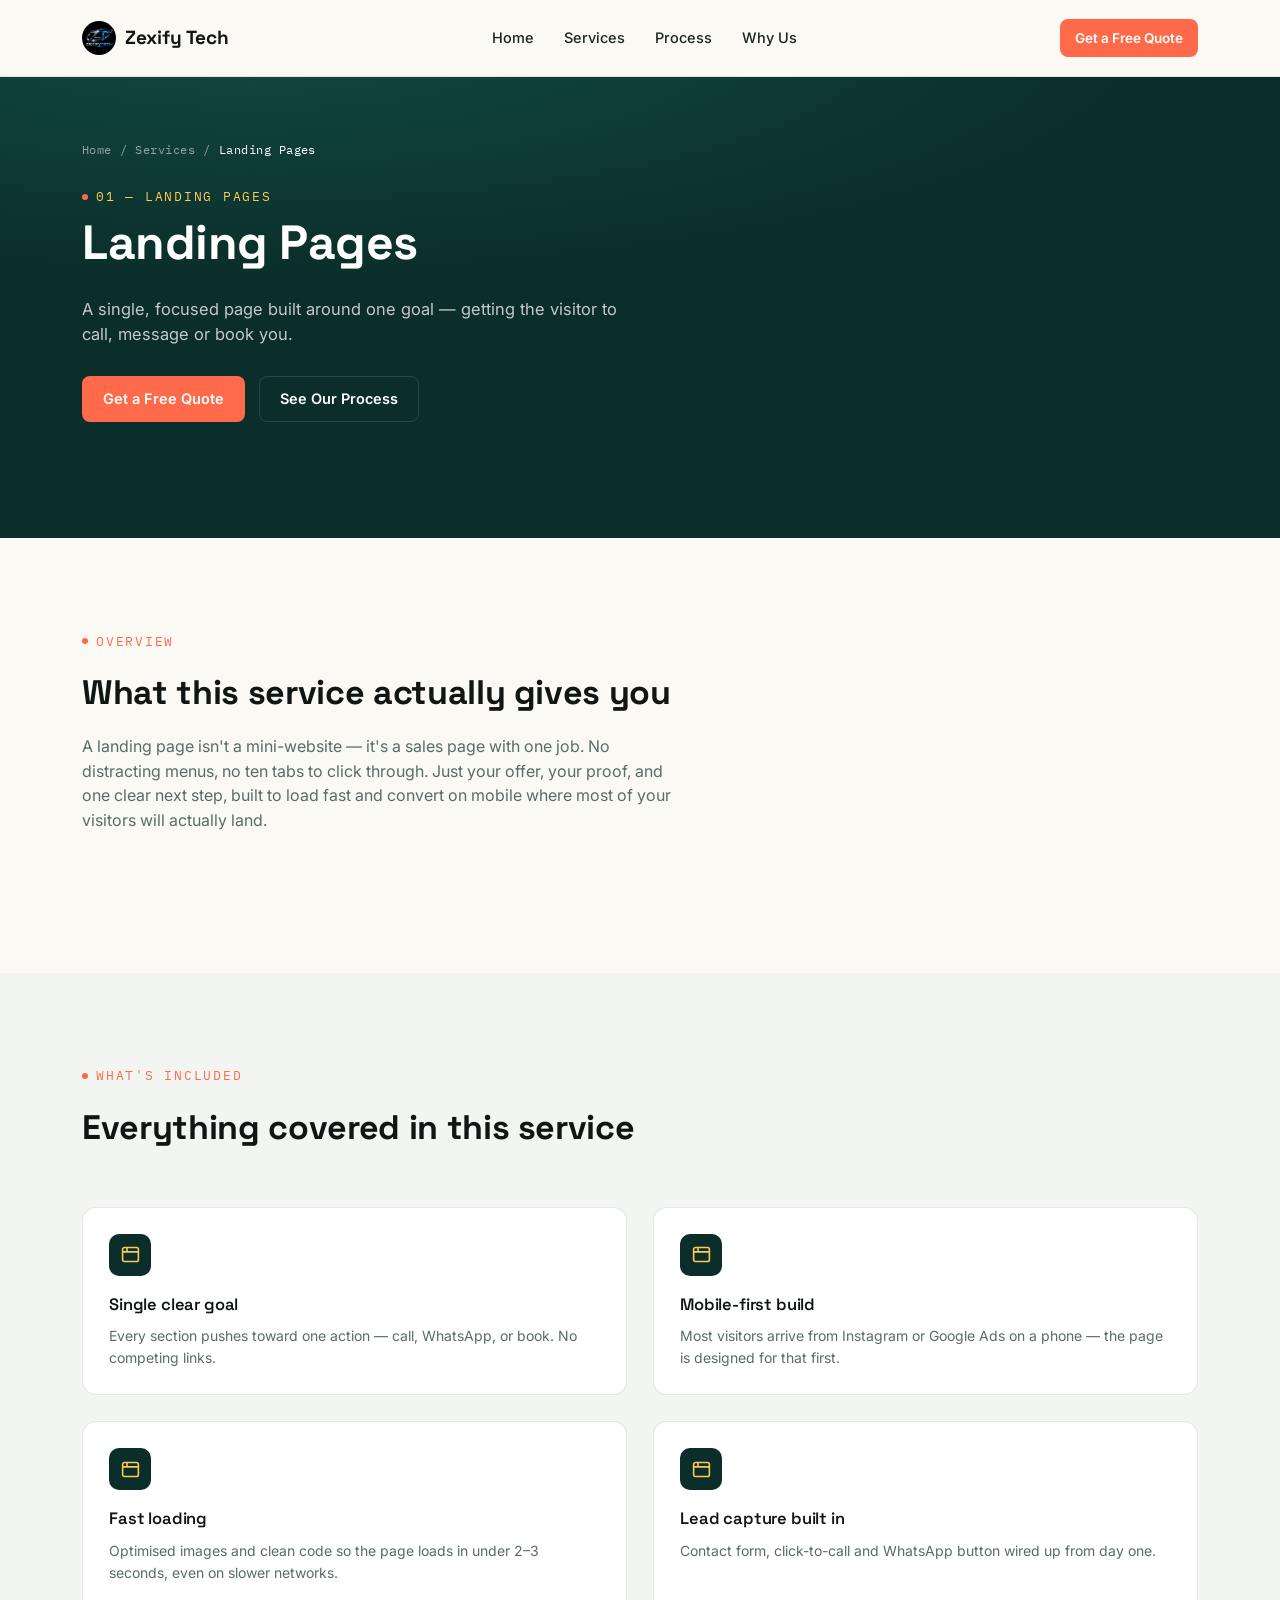
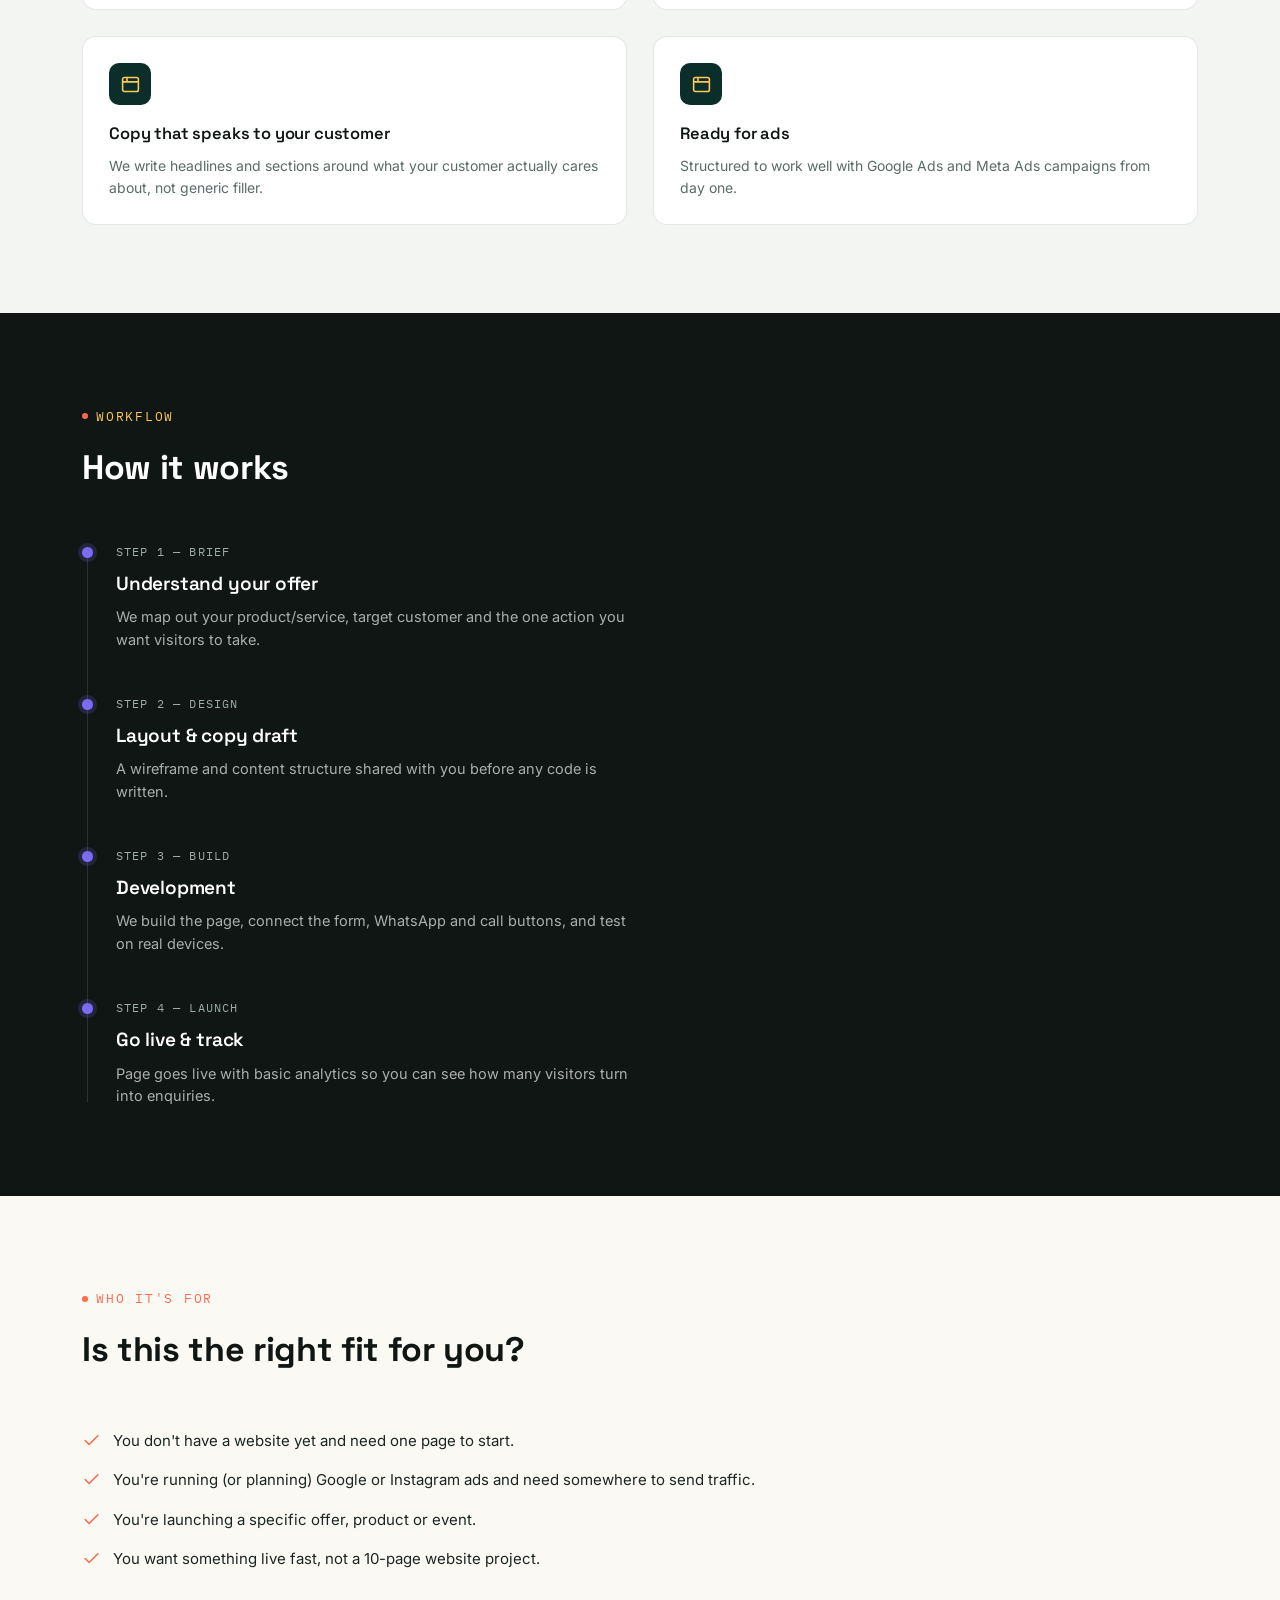
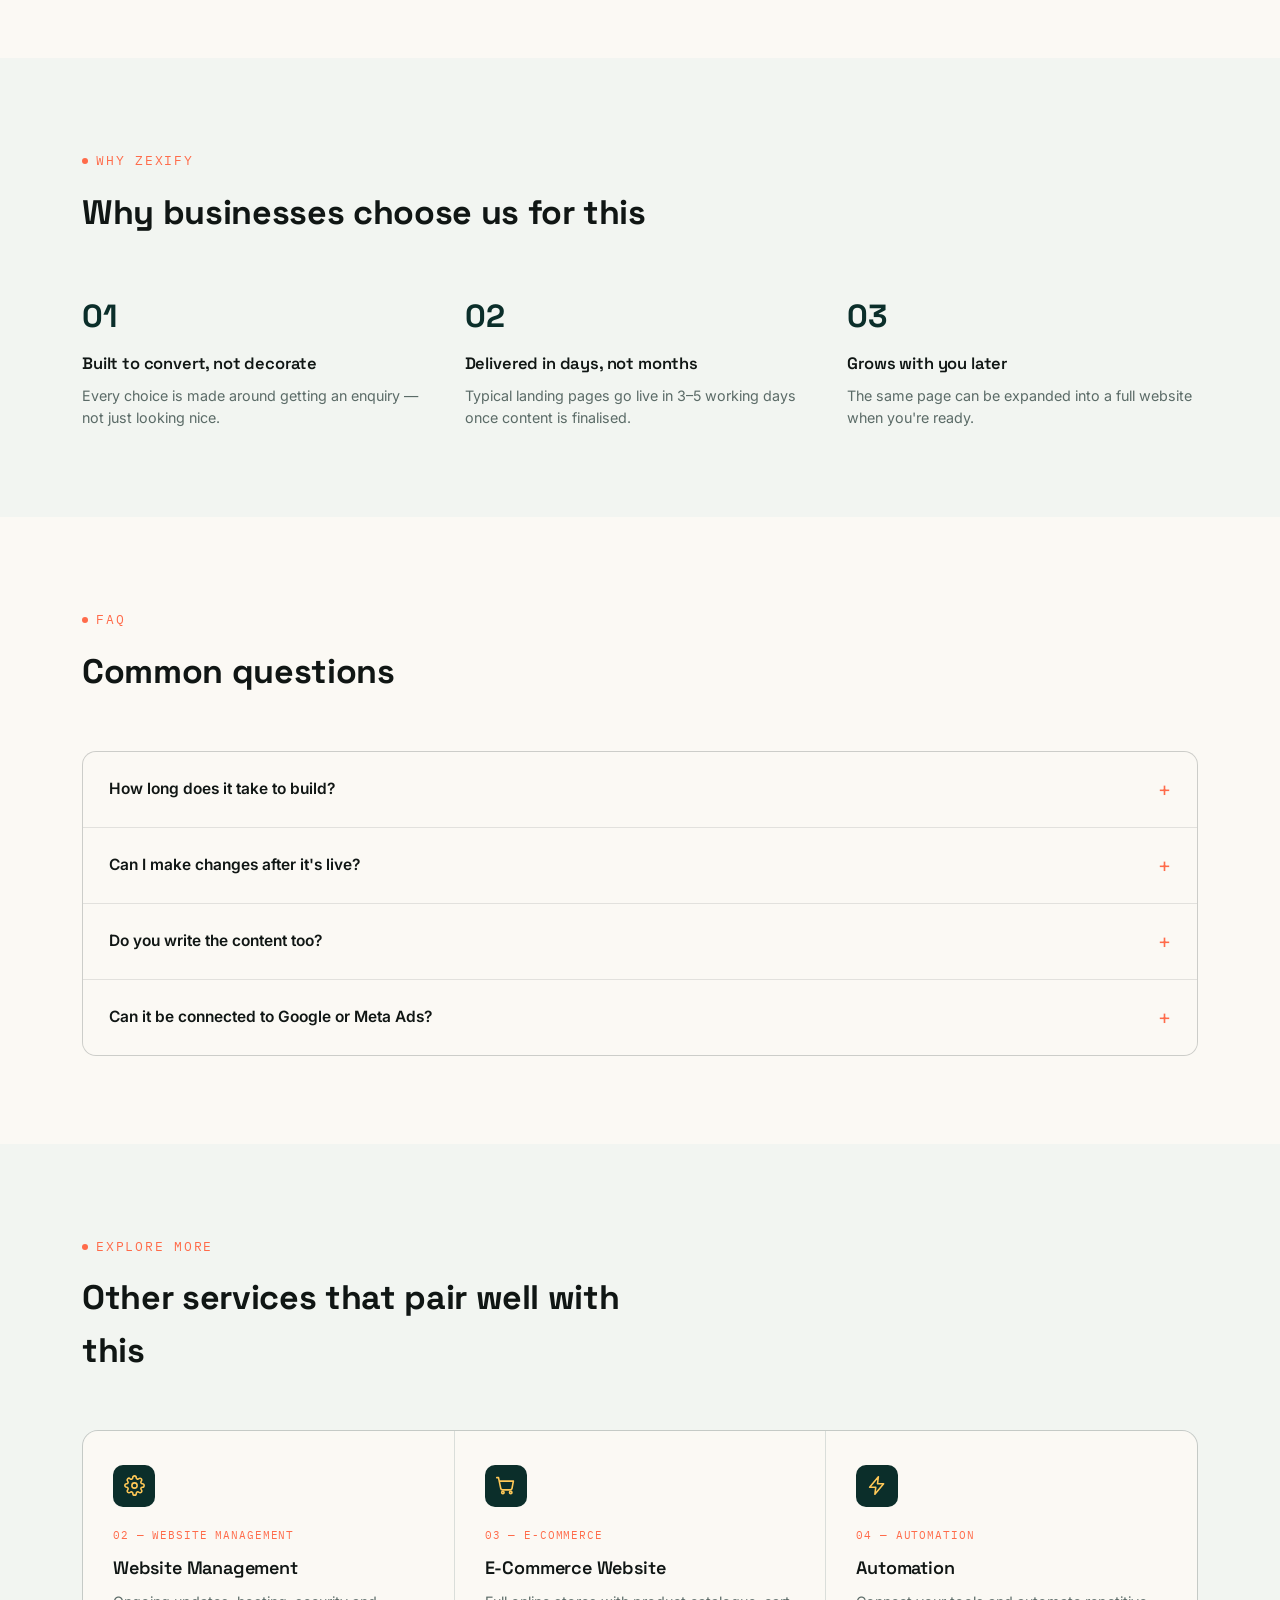
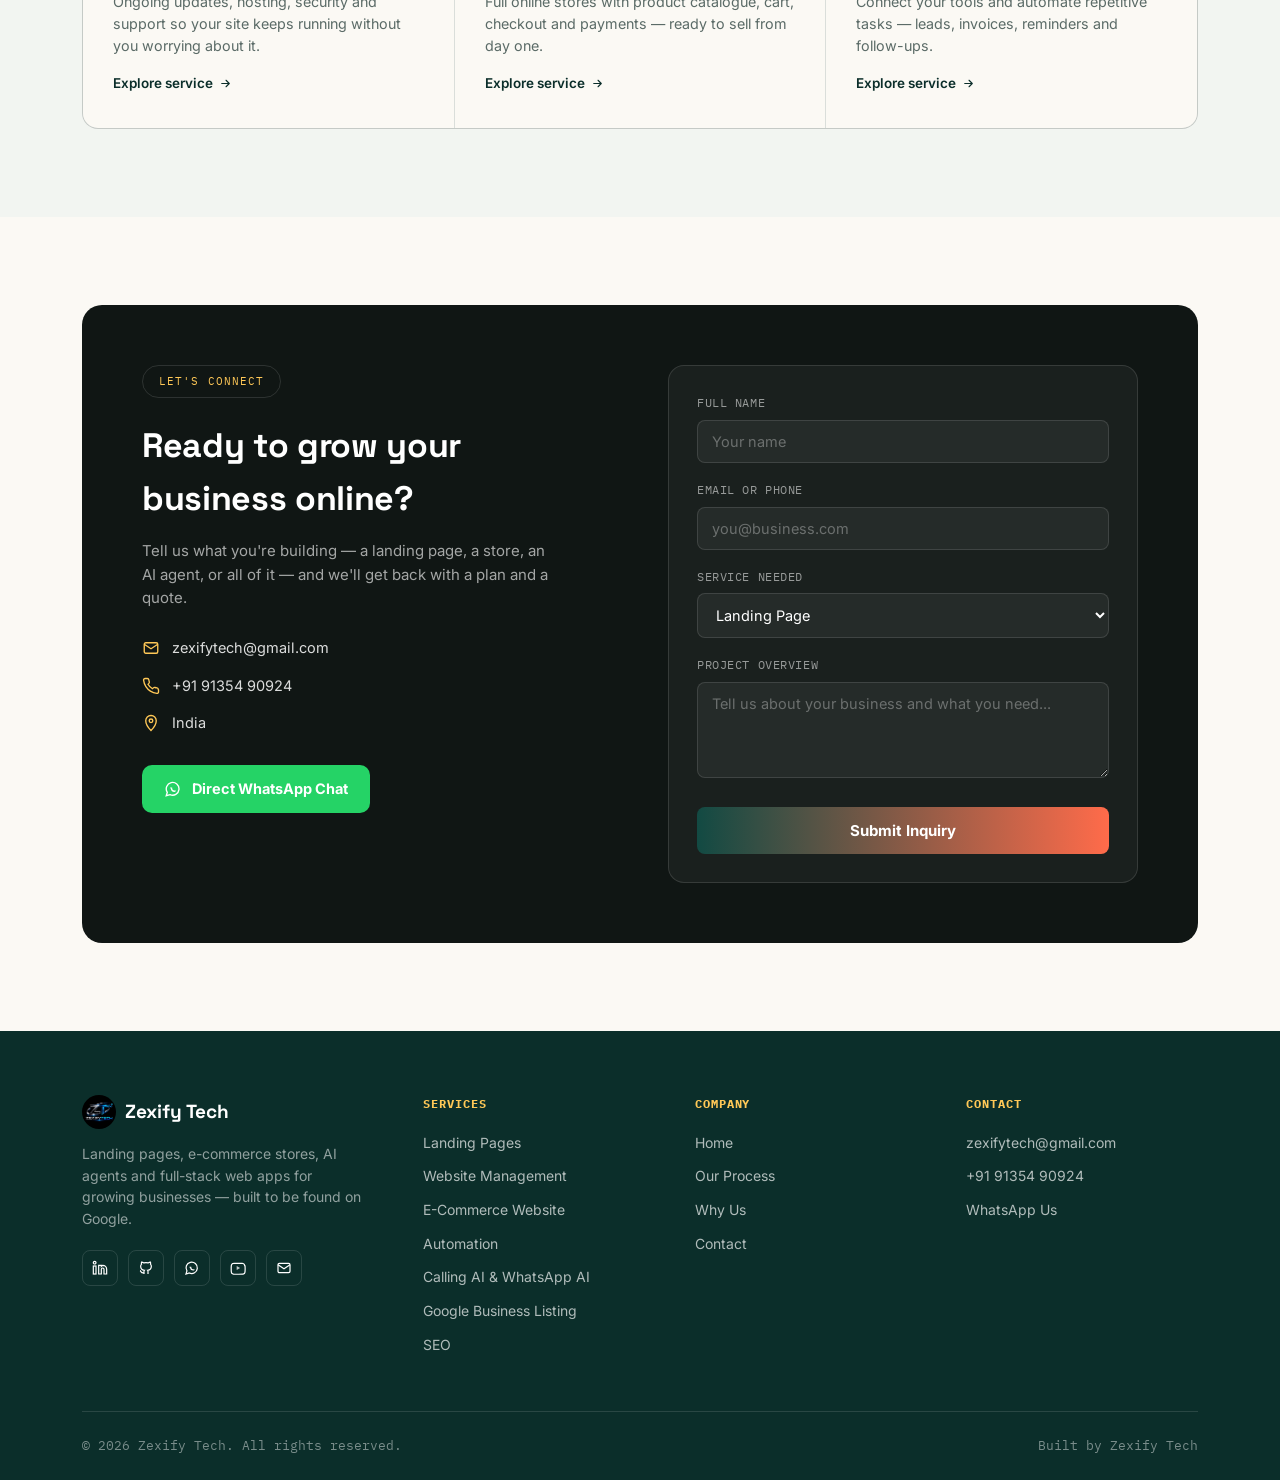
<file: services/landing-pages.html>
<!DOCTYPE html>
<html lang="en">
<head>
<meta charset="UTF-8">
<meta name="viewport" content="width=device-width, initial-scale=1.0">
<title>Landing Pages | Zexify Tech</title>
<meta name="description" content="Fast, focused pages built to turn visitors into calls, bookings and orders. Our core specialty.">
<link rel="preconnect" href="https://fonts.googleapis.com">
<link href="https://fonts.googleapis.com/css2?family=Space+Grotesk:wght@500;600;700&family=Inter:wght@400;500;600;700&family=IBM+Plex+Mono:wght@400;500&display=swap" rel="stylesheet">
<link rel="stylesheet" href="../css/style.css">
</head>
<body>
<header class="site-header">
  <nav class="nav-wrap wrap">
    <a href="../index.html" class="logo">
      <span class="logo-mark">
        <img src="../assets/logo-full.png" alt="Zexify Tech logo">
      </span>
      Zexify Tech
    </a>
    <ul class="nav-links">
      <li><a class="" href="../index.html">Home</a></li>
      <li class="has-dropdown">
        <a href="../index.html#services">Services</a>
        <div class="dropdown">
          <a href="../services/landing-pages.html">Landing Pages</a>
<a href="../services/website-management.html">Website Management</a>
<a href="../services/ecommerce.html">E-Commerce Website</a>
<a href="../services/automation.html">Automation</a>
<a href="../services/ai-agents.html">Calling AI & WhatsApp AI</a>
<a href="../services/google-business.html">Google Business Listing</a>
<a href="../services/seo.html">SEO</a>
        </div>
      </li>
      <li><a class="" href="../process.html">Process</a></li>
      <li><a class="" href="../why-us.html">Why Us</a></li>
    </ul>
    <a href="#contact" class="btn btn-primary btn-sm nav-cta">Get a Free Quote</a>
    <button class="nav-toggle" aria-label="Menu">
      <svg viewBox="0 0 24 24" fill="none" stroke="currentColor" stroke-width="2" stroke-linecap="round"><path d="M3 6h18M3 12h18M3 18h18"/></svg>
    </button>
    <div class="mobile-menu">
      <a href="../index.html">Home</a>
      <a href="../services/landing-pages.html">Landing Pages</a>
<a href="../services/website-management.html">Website Management</a>
<a href="../services/ecommerce.html">E-Commerce Website</a>
<a href="../services/automation.html">Automation</a>
<a href="../services/ai-agents.html">Calling AI & WhatsApp AI</a>
<a href="../services/google-business.html">Google Business Listing</a>
<a href="../services/seo.html">SEO</a>
      <a href="../process.html">Process</a>
      <a href="../why-us.html">Why Us</a>
      <a href="#contact">Contact</a>
    </div>
  </nav>
</header>

<section class="inner-hero">
  <div class="wrap">
    <div class="crumb"><a href="../index.html">Home</a> / <a href="../index.html#services">Services</a> / <span style="color:#fff">Landing Pages</span></div>
    <span class="eyebrow on-dark">01 — Landing Pages</span>
    <h1>Landing Pages</h1>
    <p class="lead">A single, focused page built around one goal — getting the visitor to call, message or book you.</p>
    <div class="hero-actions">
      <a href="#contact" class="btn btn-primary">Get a Free Quote</a>
      <a href="../process.html" class="btn btn-on-dark">See Our Process</a>
    </div>
  </div>
</section>

<section>
  <div class="wrap">
    <div class="section-head reveal">
      <span class="eyebrow on-light">Overview</span>
      <h2>What this service actually gives you</h2>
      <p>A landing page isn't a mini-website — it's a sales page with one job. No distracting menus, no ten tabs to click through. Just your offer, your proof, and one clear next step, built to load fast and convert on mobile where most of your visitors will actually land.</p>
    </div>
  </div>
</section>

<section class="alt-bg">
  <div class="wrap">
    <div class="section-head reveal">
      <span class="eyebrow on-light">What's Included</span>
      <h2>Everything covered in this service</h2>
    </div>
    <div class="feature-grid">
      <div class="feature-card reveal"><div class="service-icon"><svg viewBox="0 0 24 24" fill="none" stroke-width="1.8" stroke-linecap="round" stroke-linejoin="round"><rect x="3" y="4" width="18" height="16" rx="2"/><path d="M3 9h18M8 4v5"/></svg></div><h3>Single clear goal</h3><p>Every section pushes toward one action — call, WhatsApp, or book. No competing links.</p></div>
<div class="feature-card reveal"><div class="service-icon"><svg viewBox="0 0 24 24" fill="none" stroke-width="1.8" stroke-linecap="round" stroke-linejoin="round"><rect x="3" y="4" width="18" height="16" rx="2"/><path d="M3 9h18M8 4v5"/></svg></div><h3>Mobile-first build</h3><p>Most visitors arrive from Instagram or Google Ads on a phone — the page is designed for that first.</p></div>
<div class="feature-card reveal"><div class="service-icon"><svg viewBox="0 0 24 24" fill="none" stroke-width="1.8" stroke-linecap="round" stroke-linejoin="round"><rect x="3" y="4" width="18" height="16" rx="2"/><path d="M3 9h18M8 4v5"/></svg></div><h3>Fast loading</h3><p>Optimised images and clean code so the page loads in under 2–3 seconds, even on slower networks.</p></div>
<div class="feature-card reveal"><div class="service-icon"><svg viewBox="0 0 24 24" fill="none" stroke-width="1.8" stroke-linecap="round" stroke-linejoin="round"><rect x="3" y="4" width="18" height="16" rx="2"/><path d="M3 9h18M8 4v5"/></svg></div><h3>Lead capture built in</h3><p>Contact form, click-to-call and WhatsApp button wired up from day one.</p></div>
<div class="feature-card reveal"><div class="service-icon"><svg viewBox="0 0 24 24" fill="none" stroke-width="1.8" stroke-linecap="round" stroke-linejoin="round"><rect x="3" y="4" width="18" height="16" rx="2"/><path d="M3 9h18M8 4v5"/></svg></div><h3>Copy that speaks to your customer</h3><p>We write headlines and sections around what your customer actually cares about, not generic filler.</p></div>
<div class="feature-card reveal"><div class="service-icon"><svg viewBox="0 0 24 24" fill="none" stroke-width="1.8" stroke-linecap="round" stroke-linejoin="round"><rect x="3" y="4" width="18" height="16" rx="2"/><path d="M3 9h18M8 4v5"/></svg></div><h3>Ready for ads</h3><p>Structured to work well with Google Ads and Meta Ads campaigns from day one.</p></div>
    </div>
  </div>
</section>

<section class="timeline-section">
  <div class="wrap">
    <span class="eyebrow on-dark">Workflow</span>
    <h2 style="font-size:clamp(24px,3.2vw,34px); font-weight:700; margin-top:16px;">How it works</h2>
    <div class="timeline">
      <div class="timeline-item reveal"><span class="timeline-dot"></span><span class="step-label">Step 1 — Brief</span><h3>Understand your offer</h3><p>We map out your product/service, target customer and the one action you want visitors to take.</p></div>
<div class="timeline-item reveal"><span class="timeline-dot"></span><span class="step-label">Step 2 — Design</span><h3>Layout & copy draft</h3><p>A wireframe and content structure shared with you before any code is written.</p></div>
<div class="timeline-item reveal"><span class="timeline-dot"></span><span class="step-label">Step 3 — Build</span><h3>Development</h3><p>We build the page, connect the form, WhatsApp and call buttons, and test on real devices.</p></div>
<div class="timeline-item reveal"><span class="timeline-dot"></span><span class="step-label">Step 4 — Launch</span><h3>Go live & track</h3><p>Page goes live with basic analytics so you can see how many visitors turn into enquiries.</p></div>
    </div>
  </div>
</section>

<section>
  <div class="wrap">
    <div class="section-head reveal">
      <span class="eyebrow on-light">Who It's For</span>
      <h2>Is this the right fit for you?</h2>
    </div>
    <ul class="tick-list reveal">
      <li><svg viewBox="0 0 24 24" fill="none" stroke-width="2" stroke-linecap="round" stroke-linejoin="round"><path d="M20 6 9 17l-5-5"/></svg><span>You don't have a website yet and need one page to start.</span></li>
<li><svg viewBox="0 0 24 24" fill="none" stroke-width="2" stroke-linecap="round" stroke-linejoin="round"><path d="M20 6 9 17l-5-5"/></svg><span>You're running (or planning) Google or Instagram ads and need somewhere to send traffic.</span></li>
<li><svg viewBox="0 0 24 24" fill="none" stroke-width="2" stroke-linecap="round" stroke-linejoin="round"><path d="M20 6 9 17l-5-5"/></svg><span>You're launching a specific offer, product or event.</span></li>
<li><svg viewBox="0 0 24 24" fill="none" stroke-width="2" stroke-linecap="round" stroke-linejoin="round"><path d="M20 6 9 17l-5-5"/></svg><span>You want something live fast, not a 10-page website project.</span></li>
    </ul>
  </div>
</section>

<section class="alt-bg">
  <div class="wrap">
    <div class="section-head reveal">
      <span class="eyebrow on-light">Why Zexify</span>
      <h2>Why businesses choose us for this</h2>
    </div>
    <div class="value-grid">
      <div class="value-card reveal"><b class="why-num">01</b><h3>Built to convert, not decorate</h3><p>Every choice is made around getting an enquiry — not just looking nice.</p></div>
<div class="value-card reveal"><b class="why-num">02</b><h3>Delivered in days, not months</h3><p>Typical landing pages go live in 3–5 working days once content is finalised.</p></div>
<div class="value-card reveal"><b class="why-num">03</b><h3>Grows with you later</h3><p>The same page can be expanded into a full website when you're ready.</p></div>
    </div>
  </div>
</section>

<section>
  <div class="wrap">
    <div class="section-head reveal">
      <span class="eyebrow on-light">FAQ</span>
      <h2>Common questions</h2>
    </div>
    <div class="faq-list reveal">
      <details class="faq-item"><summary>How long does it take to build?</summary><p>Most landing pages are ready in 3–5 working days after we receive your business details and any content you want included.</p></details>
<details class="faq-item"><summary>Can I make changes after it's live?</summary><p>Yes — small text and image changes are included after launch. For ongoing edits, our Website Management service keeps it updated for you.</p></details>
<details class="faq-item"><summary>Do you write the content too?</summary><p>Yes, we write headlines and section copy for you based on your business. You're welcome to share your own text as well.</p></details>
<details class="faq-item"><summary>Can it be connected to Google or Meta Ads?</summary><p>Yes — we set it up with tracking so you can see how your ad traffic is performing on the page.</p></details>
    </div>
  </div>
</section>

<section class="alt-bg">
  <div class="wrap">
    <div class="section-head reveal">
      <span class="eyebrow on-light">Explore More</span>
      <h2>Other services that pair well with this</h2>
    </div>
    <div class="services-grid reveal" style="border-radius:16px;">
      <div class="service-card">
      <div class="service-icon"><svg viewBox="0 0 24 24" fill="none" stroke-width="1.8" stroke-linecap="round" stroke-linejoin="round"><circle cx="12" cy="12" r="3"/><path d="M19.4 15a1.65 1.65 0 0 0 .33 1.82l.06.06a2 2 0 1 1-2.83 2.83l-.06-.06a1.65 1.65 0 0 0-1.82-.33 1.65 1.65 0 0 0-1 1.51V21a2 2 0 0 1-4 0v-.09A1.65 1.65 0 0 0 9 19.4a1.65 1.65 0 0 0-1.82.33l-.06.06a2 2 0 1 1-2.83-2.83l.06-.06A1.65 1.65 0 0 0 4.6 15a1.65 1.65 0 0 0-1.51-1H3a2 2 0 0 1 0-4h.09A1.65 1.65 0 0 0 4.6 9a1.65 1.65 0 0 0-.33-1.82l-.06-.06a2 2 0 1 1 2.83-2.83l.06.06A1.65 1.65 0 0 0 9 4.6a1.65 1.65 0 0 0 1-1.51V3a2 2 0 0 1 4 0v.09a1.65 1.65 0 0 0 1 1.51 1.65 1.65 0 0 0 1.82-.33l.06-.06a2 2 0 1 1 2.83 2.83l-.06.06A1.65 1.65 0 0 0 19.4 9a1.65 1.65 0 0 0 1.51 1H21a2 2 0 0 1 0 4h-.09a1.65 1.65 0 0 0-1.51 1z"/></svg></div>
      <span class="service-tag">02 — Website Management</span>
      <h3>Website Management</h3>
      <p>Ongoing updates, hosting, security and support so your site keeps running without you worrying about it.</p>
      <a href="../services/website-management.html" class="service-link">Explore service <svg viewBox="0 0 24 24" fill="none" stroke="currentColor" stroke-width="2" stroke-linecap="round" stroke-linejoin="round"><path d="M5 12h14M13 6l6 6-6 6"/></svg></a>
    </div>
<div class="service-card">
      <div class="service-icon"><svg viewBox="0 0 24 24" fill="none" stroke-width="1.8" stroke-linecap="round" stroke-linejoin="round"><circle cx="9" cy="20" r="1.4"/><circle cx="18" cy="20" r="1.4"/><path d="M2 3h2l2.6 12.4a2 2 0 0 0 2 1.6h8.8a2 2 0 0 0 2-1.6L21 7H6"/></svg></div>
      <span class="service-tag">03 — E-Commerce</span>
      <h3>E-Commerce Website</h3>
      <p>Full online stores with product catalogue, cart, checkout and payments — ready to sell from day one.</p>
      <a href="../services/ecommerce.html" class="service-link">Explore service <svg viewBox="0 0 24 24" fill="none" stroke="currentColor" stroke-width="2" stroke-linecap="round" stroke-linejoin="round"><path d="M5 12h14M13 6l6 6-6 6"/></svg></a>
    </div>
<div class="service-card">
      <div class="service-icon"><svg viewBox="0 0 24 24" fill="none" stroke-width="1.8" stroke-linecap="round" stroke-linejoin="round"><path d="M13 2 3 14h7l-1 8 10-12h-7z"/></svg></div>
      <span class="service-tag">04 — Automation</span>
      <h3>Automation</h3>
      <p>Connect your tools and automate repetitive tasks — leads, invoices, reminders and follow-ups.</p>
      <a href="../services/automation.html" class="service-link">Explore service <svg viewBox="0 0 24 24" fill="none" stroke="currentColor" stroke-width="2" stroke-linecap="round" stroke-linejoin="round"><path d="M5 12h14M13 6l6 6-6 6"/></svg></a>
    </div>
    </div>
  </div>
</section>

<section id="contact">
  <div class="wrap">
    <div class="connect-band reveal">
      <div class="connect-grid">
        <div class="connect-left">
          <span class="connect-pill">Let's Connect</span>
          <h2>Ready to grow your business online?</h2>
          <p class="sub">Tell us what you're building — a landing page, a store, an AI agent, or all of it — and we'll get back with a plan and a quote.</p>
          <div class="connect-info">
            <div class="connect-info-row"><svg viewBox="0 0 24 24" fill="none" stroke-width="1.8"><rect x="3" y="5" width="18" height="14" rx="2"/><path d="m3 7 9 6 9-6"/></svg><a href="mailto:zexifytech@gmail.com">zexifytech@gmail.com</a></div>
            <div class="connect-info-row"><svg viewBox="0 0 24 24" fill="none" stroke-width="1.8"><path d="M22 16.9v3a2 2 0 0 1-2.2 2 19.8 19.8 0 0 1-8.6-3.1 19.5 19.5 0 0 1-6-6A19.8 19.8 0 0 1 2.1 4.2 2 2 0 0 1 4.1 2h3a2 2 0 0 1 2 1.7c.1.9.3 1.8.6 2.7a2 2 0 0 1-.5 2.1L8 9.7a16 16 0 0 0 6 6l1.2-1.2a2 2 0 0 1 2.1-.5c.9.3 1.8.5 2.7.6a2 2 0 0 1 1.7 2Z"/></svg><a href="tel:+919135490924">+91 91354 90924</a></div>
            <div class="connect-info-row"><svg viewBox="0 0 24 24" fill="none" stroke-width="1.8"><path d="M12 2 C8 2 5 5 5 9c0 6 7 13 7 13s7-7 7-13c0-4-3-7-7-7z"/><circle cx="12" cy="9" r="2.4"/></svg><span>India</span></div>
          </div>
          <a href="https://wa.me/919135490924" target="_blank" rel="noopener" class="whatsapp-btn"><svg viewBox="0 0 24 24" fill="none" stroke="#fff" stroke-width="1.8"><path d="M3 21l1.4-4.6A8.5 8.5 0 1 1 8 19.5Z"/><path d="M9 10a1 1 0 0 0 1 1 4 4 0 0 0 4 4 1 1 0 0 0 1-1"/></svg>Direct WhatsApp Chat</a>
        </div>
        <form class="connect-form" id="inquiry-form">
          <div class="form-row">
            <label for="f-name">Full Name</label>
            <input type="text" id="f-name" placeholder="Your name" required>
          </div>
          <div class="form-row">
            <label for="f-email">Email or Phone</label>
            <input type="text" id="f-email" placeholder="you@business.com" required>
          </div>
          <div class="form-row">
            <label for="f-service">Service Needed</label>
            <select id="f-service">
              <option>Landing Page</option>
              <option>Website Management</option>
              <option>E-Commerce Website</option>
              <option>Automation</option>
              <option>Calling AI &amp; WhatsApp AI</option>
              <option>Google Business Listing</option>
              <option>SEO</option>
              <option>Not sure yet</option>
            </select>
          </div>
          <div class="form-row">
            <label for="f-msg">Project Overview</label>
            <textarea id="f-msg" placeholder="Tell us about your business and what you need..."></textarea>
          </div>
          <button type="submit" class="form-submit">Submit Inquiry</button>
        </form>
      </div>
    </div>
  </div>
</section>
<footer class="site-footer">
  <div class="wrap">
    <div class="footer-grid">
      <div class="footer-brand">
        <div class="logo">
          <span class="logo-mark">
            <img src="../assets/logo-full.png" alt="Zexify Tech logo">
          </span>
          Zexify Tech
        </div>
        <p>Landing pages, e-commerce stores, AI agents and full-stack web apps for growing businesses — built to be found on Google.</p>
        <div class="footer-social">
          <!-- SOCIAL LINKS: replace # with your real profile URLs -->
          <a href="https://www.linkedin.com/in/arif-shaikh-717694379" aria-label="LinkedIn" target="_blank" rel="noopener"><svg viewBox="0 0 24 24" fill="none" stroke-width="1.8"><path d="M16 8a6 6 0 0 1 6 6v7h-4v-7a2 2 0 0 0-4 0v7h-4V8h4v1.5A6 6 0 0 1 16 8Z"/><rect x="2" y="9" width="4" height="12"/><circle cx="4" cy="4" r="2"/></svg></a>
          <a href="https://github.com/arifshaikh0462" aria-label="GitHub" target="_blank" rel="noopener"><svg viewBox="0 0 24 24" fill="none" stroke-width="1.8"><path d="M9 19c-4.3 1.4-4.3-2.5-6-3m12 5v-3.5c0-1 .1-1.4-.5-2 2.8-.3 5.5-1.4 5.5-6a4.6 4.6 0 0 0-1.3-3.2 4.2 4.2 0 0 0-.1-3.2s-1.1-.3-3.5 1.3a12.3 12.3 0 0 0-6.2 0C6.5 2.8 5.4 3.1 5.4 3.1a4.2 4.2 0 0 0-.1 3.2A4.6 4.6 0 0 0 4 9.5c0 4.6 2.7 5.7 5.5 6-.6.6-.6 1.2-.5 2V21"/></svg></a>
          <a href="https://wa.me/919135490924" aria-label="WhatsApp" target="_blank" rel="noopener"><svg viewBox="0 0 24 24" fill="none" stroke-width="1.8"><path d="M3 21l1.4-4.6A8.5 8.5 0 1 1 8 19.5Z"/><path d="M9 10a1 1 0 0 0 1 1 4 4 0 0 0 4 4 1 1 0 0 0 1-1"/></svg></a>
          <a href="https://www.youtube.com/@zexifytech" aria-label="YouTube" target="_blank" rel="noopener"><svg viewBox="0 0 24 24" fill="none" stroke-width="1.8" stroke-linecap="round" stroke-linejoin="round"><path d="M22 8.5s-.2-1.6-.9-2.3c-.8-.9-1.8-.9-2.2-1C15.9 5 12 5 12 5h0s-3.9 0-6.9.2c-.4 0-1.4.1-2.2 1C2.2 6.9 2 8.5 2 8.5S1.8 10.4 1.8 12.3v1.8c0 1.9.2 3.8.2 3.8s.2 1.6.9 2.3c.8.9 1.9.9 2.4 1 1.7.2 7.2.2 7.2.2s3.9 0 6.9-.2c.4 0 1.4-.1 2.2-1 .7-.7.9-2.3.9-2.3s.2-1.9.2-3.8v-1.8c0-1.9-.2-3.8-.2-3.8Z"/><path d="M10 15V9l5.2 3-5.2 3Z" fill="currentColor" stroke="none"/></svg></a>
          <a href="mailto:zexifytech@gmail.com" aria-label="Email"><svg viewBox="0 0 24 24" fill="none" stroke-width="1.8"><rect x="3" y="5" width="18" height="14" rx="2"/><path d="m3 7 9 6 9-6"/></svg></a>
        </div>
      </div>
      <div class="footer-col">
        <h4>Services</h4>
        <a href="../services/landing-pages.html">Landing Pages</a>
        <a href="../services/website-management.html">Website Management</a>
        <a href="../services/ecommerce.html">E-Commerce Website</a>
        <a href="../services/automation.html">Automation</a>
        <a href="../services/ai-agents.html">Calling AI & WhatsApp AI</a>
        <a href="../services/google-business.html">Google Business Listing</a>
        <a href="../services/seo.html">SEO</a>
      </div>
      <div class="footer-col">
        <h4>Company</h4>
        <a href="../index.html">Home</a>
        <a href="../process.html">Our Process</a>
        <a href="../why-us.html">Why Us</a>
        <a href="#contact">Contact</a>
      </div>
      <div class="footer-col">
        <h4>Contact</h4>
        <a href="mailto:zexifytech@gmail.com">zexifytech@gmail.com</a>
        <a href="tel:+919135490924">+91 91354 90924</a>
        <a href="https://wa.me/919135490924" target="_blank" rel="noopener">WhatsApp Us</a>
      </div>
    </div>
    <div class="footer-bottom">
      <span>© 2026 Zexify Tech. All rights reserved.</span>
      <span>Built by Zexify Tech</span>
    </div>
  </div>
</footer>
<script src="../js/main.js"></script>
</body>
</html>
</file>
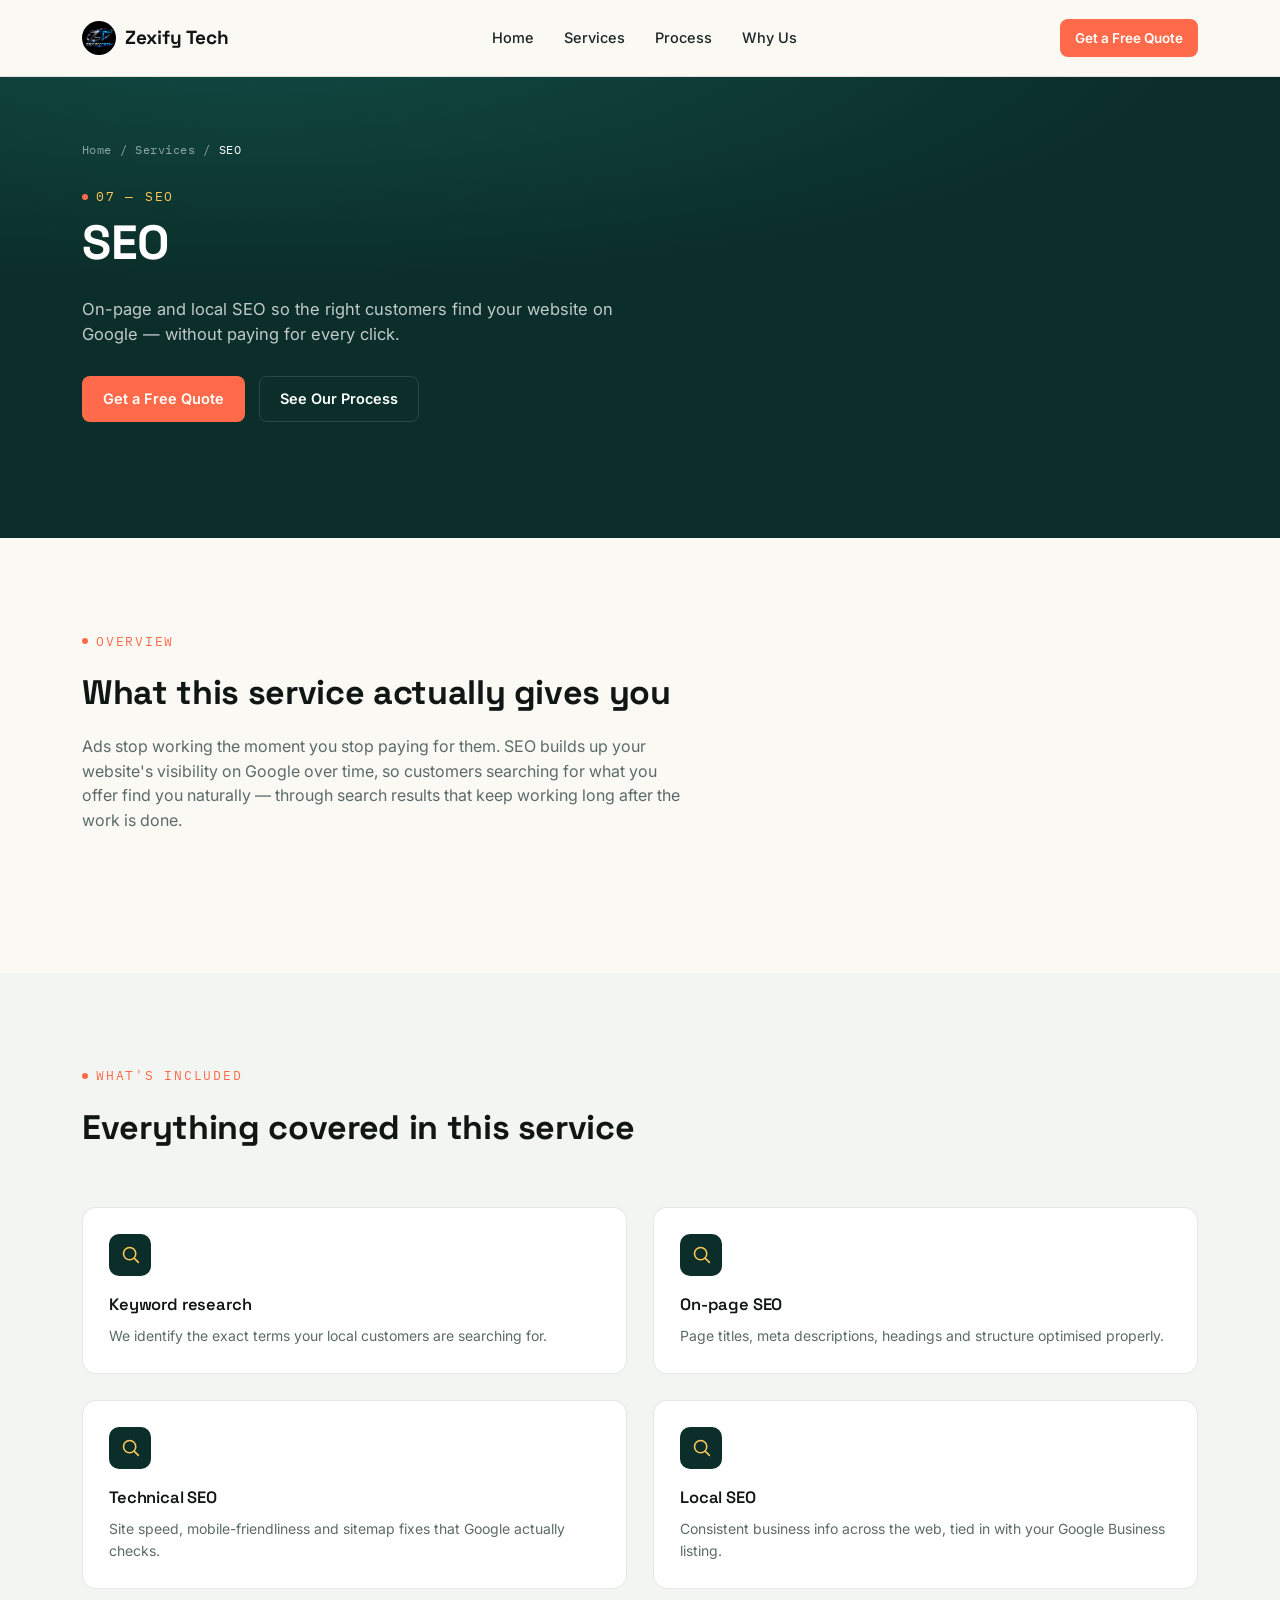
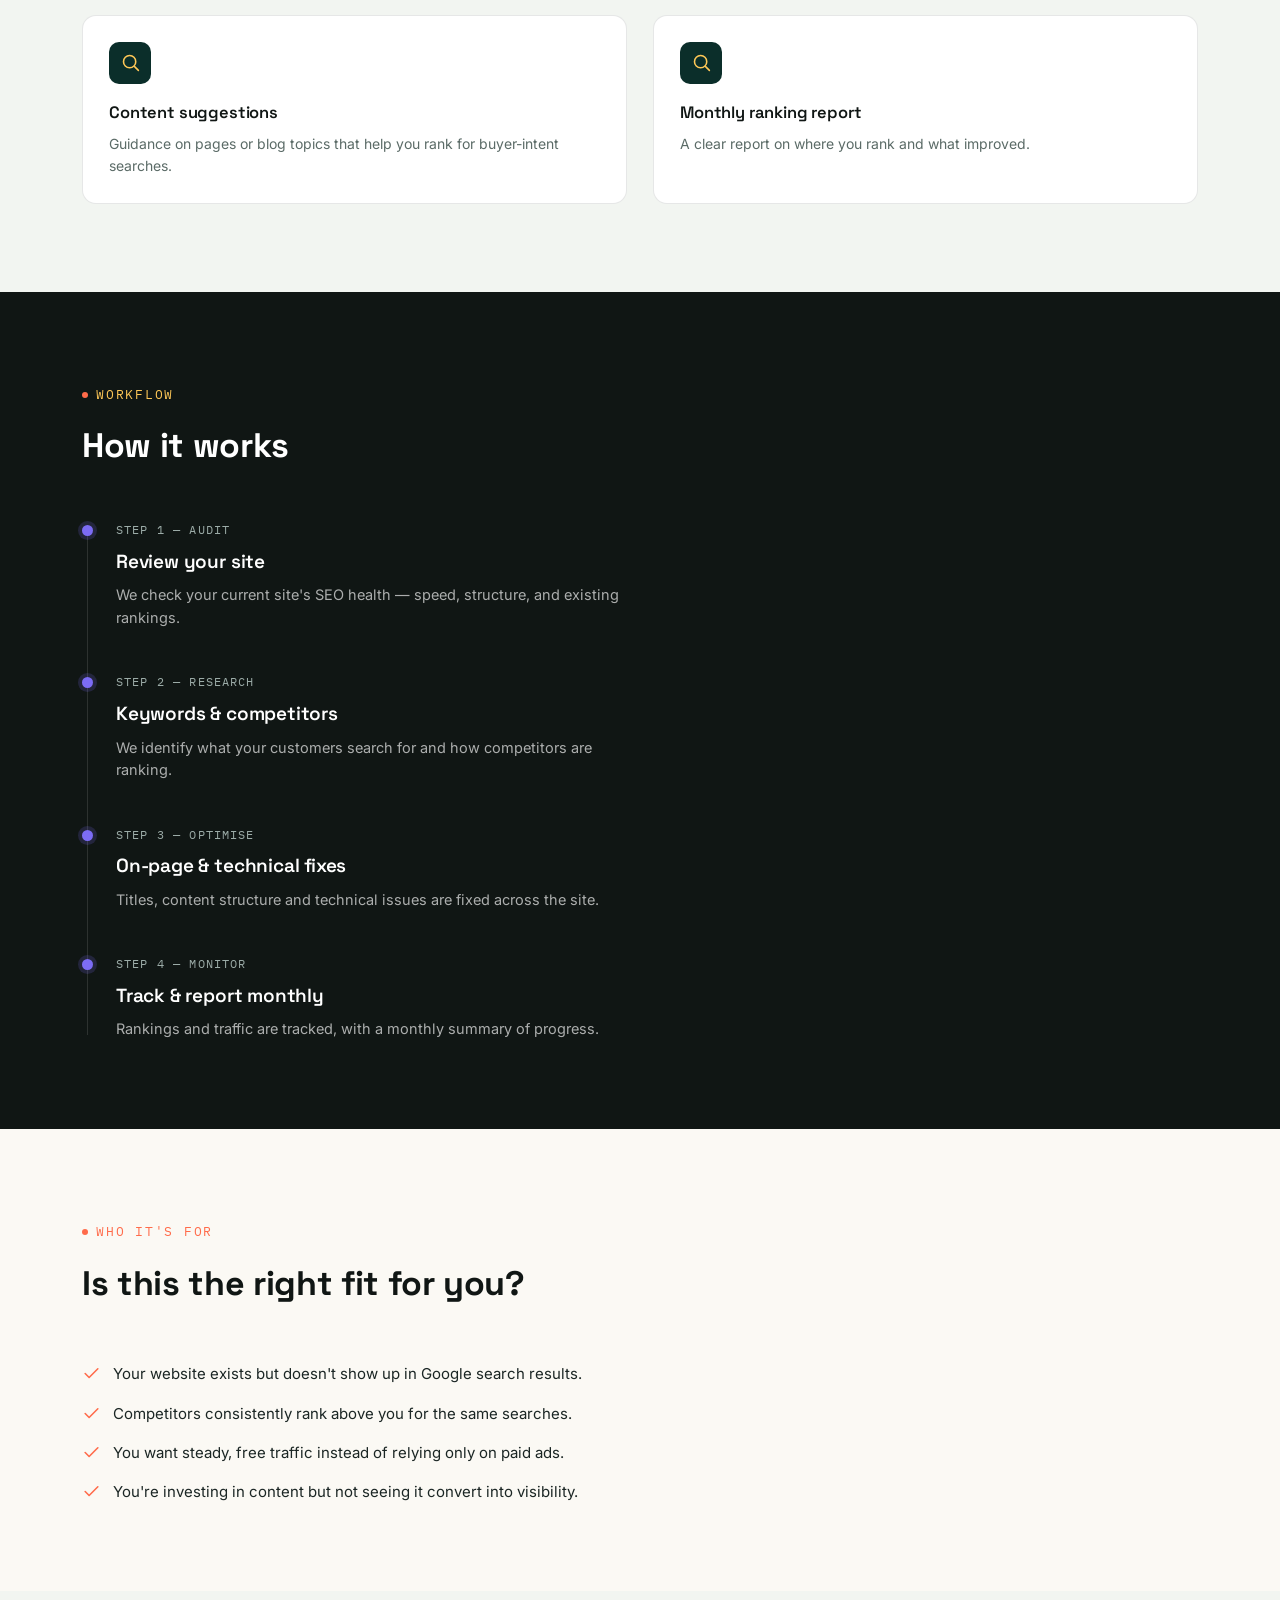
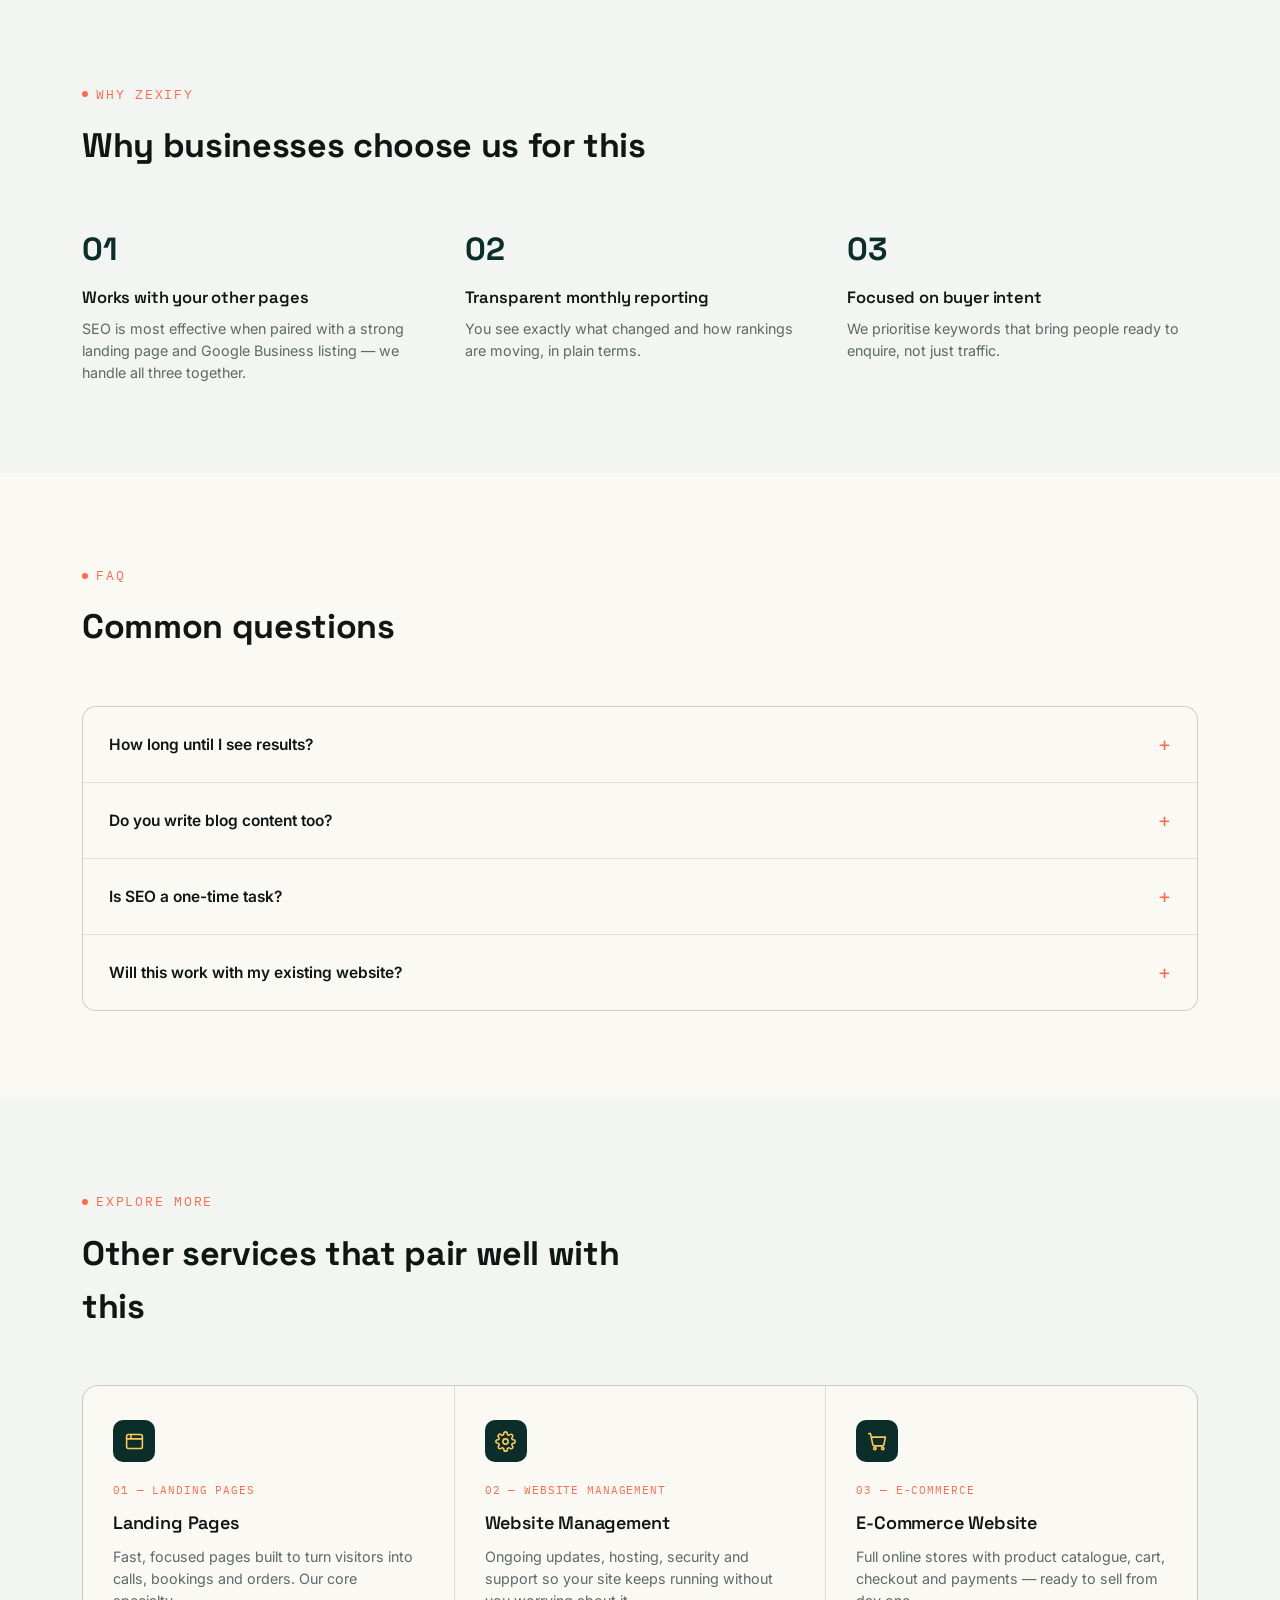
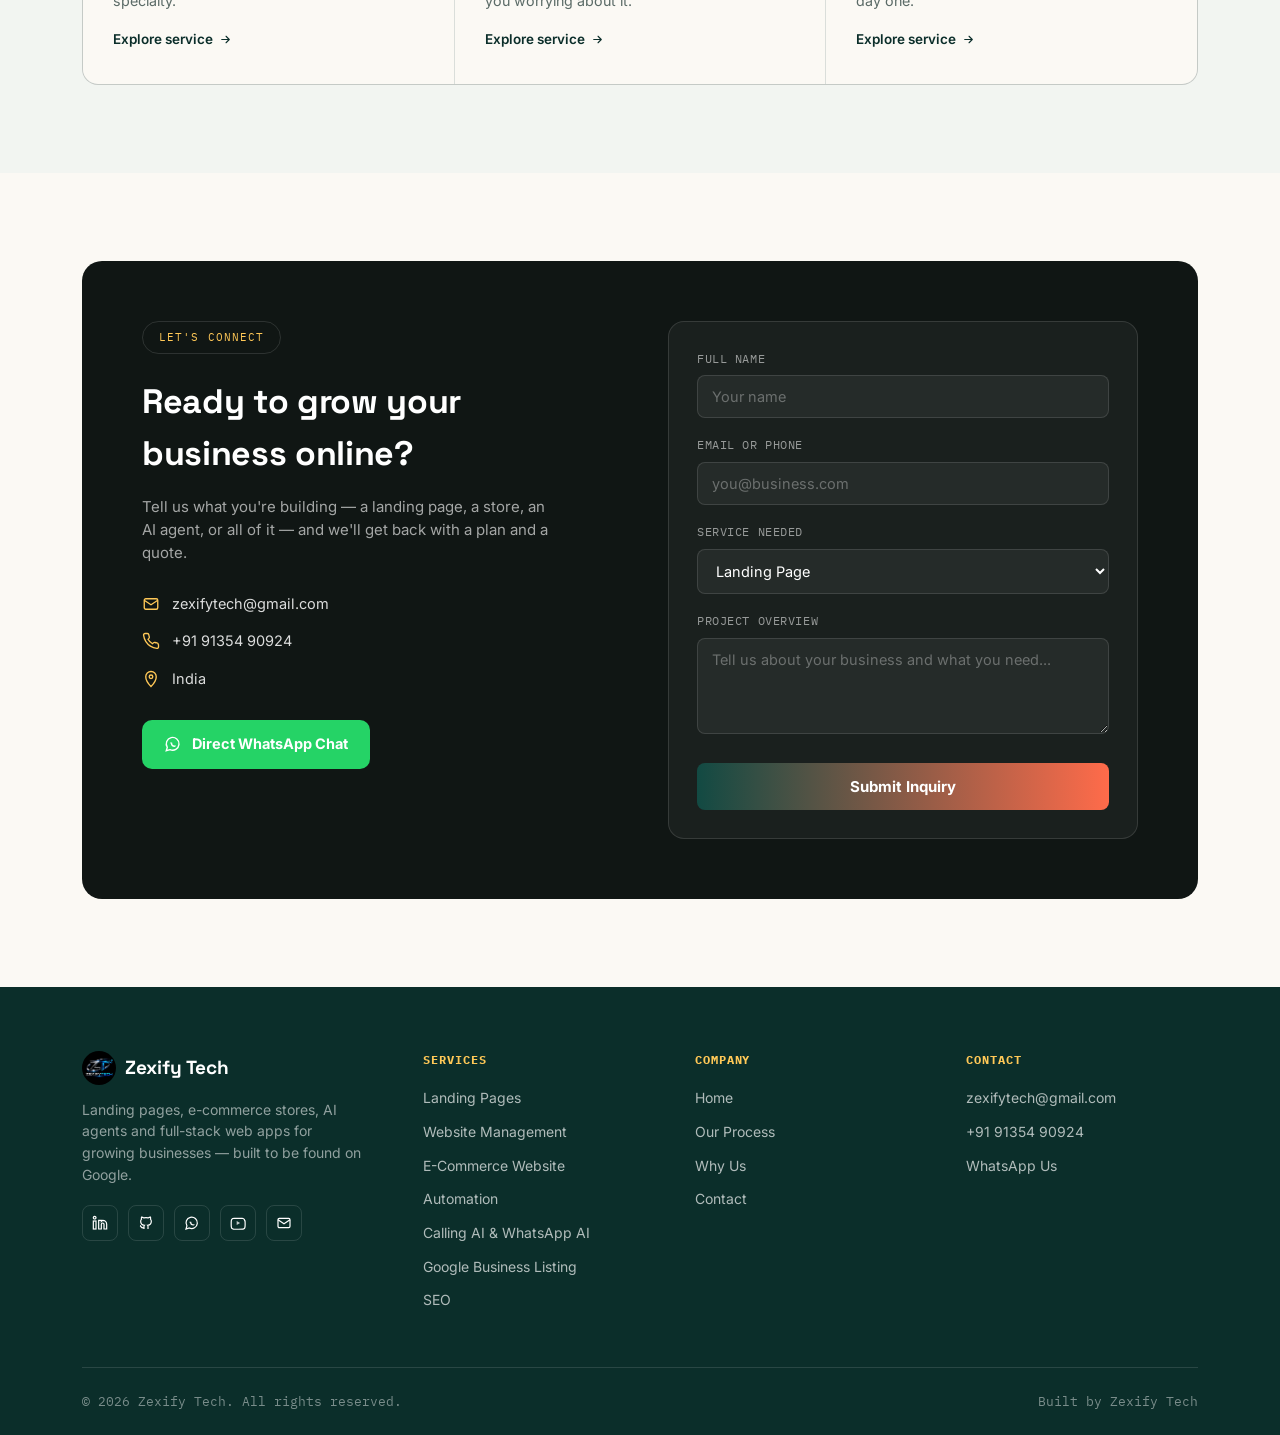
<file: services/seo.html>
<!DOCTYPE html>
<html lang="en">
<head>
<meta charset="UTF-8">
<meta name="viewport" content="width=device-width, initial-scale=1.0">
<title>SEO | Zexify Tech</title>
<meta name="description" content="On-page and local SEO so the right customers find you on Google before your competitors.">
<link rel="preconnect" href="https://fonts.googleapis.com">
<link href="https://fonts.googleapis.com/css2?family=Space+Grotesk:wght@500;600;700&family=Inter:wght@400;500;600;700&family=IBM+Plex+Mono:wght@400;500&display=swap" rel="stylesheet">
<link rel="stylesheet" href="../css/style.css">
</head>
<body>
<header class="site-header">
  <nav class="nav-wrap wrap">
    <a href="../index.html" class="logo">
      <span class="logo-mark">
        <img src="../assets/logo-full.png" alt="Zexify Tech logo">
      </span>
      Zexify Tech
    </a>
    <ul class="nav-links">
      <li><a class="" href="../index.html">Home</a></li>
      <li class="has-dropdown">
        <a href="../index.html#services">Services</a>
        <div class="dropdown">
          <a href="../services/landing-pages.html">Landing Pages</a>
<a href="../services/website-management.html">Website Management</a>
<a href="../services/ecommerce.html">E-Commerce Website</a>
<a href="../services/automation.html">Automation</a>
<a href="../services/ai-agents.html">Calling AI & WhatsApp AI</a>
<a href="../services/google-business.html">Google Business Listing</a>
<a href="../services/seo.html">SEO</a>
        </div>
      </li>
      <li><a class="" href="../process.html">Process</a></li>
      <li><a class="" href="../why-us.html">Why Us</a></li>
    </ul>
    <a href="#contact" class="btn btn-primary btn-sm nav-cta">Get a Free Quote</a>
    <button class="nav-toggle" aria-label="Menu">
      <svg viewBox="0 0 24 24" fill="none" stroke="currentColor" stroke-width="2" stroke-linecap="round"><path d="M3 6h18M3 12h18M3 18h18"/></svg>
    </button>
    <div class="mobile-menu">
      <a href="../index.html">Home</a>
      <a href="../services/landing-pages.html">Landing Pages</a>
<a href="../services/website-management.html">Website Management</a>
<a href="../services/ecommerce.html">E-Commerce Website</a>
<a href="../services/automation.html">Automation</a>
<a href="../services/ai-agents.html">Calling AI & WhatsApp AI</a>
<a href="../services/google-business.html">Google Business Listing</a>
<a href="../services/seo.html">SEO</a>
      <a href="../process.html">Process</a>
      <a href="../why-us.html">Why Us</a>
      <a href="#contact">Contact</a>
    </div>
  </nav>
</header>

<section class="inner-hero">
  <div class="wrap">
    <div class="crumb"><a href="../index.html">Home</a> / <a href="../index.html#services">Services</a> / <span style="color:#fff">SEO</span></div>
    <span class="eyebrow on-dark">07 — SEO</span>
    <h1>SEO</h1>
    <p class="lead">On-page and local SEO so the right customers find your website on Google — without paying for every click.</p>
    <div class="hero-actions">
      <a href="#contact" class="btn btn-primary">Get a Free Quote</a>
      <a href="../process.html" class="btn btn-on-dark">See Our Process</a>
    </div>
  </div>
</section>

<section>
  <div class="wrap">
    <div class="section-head reveal">
      <span class="eyebrow on-light">Overview</span>
      <h2>What this service actually gives you</h2>
      <p>Ads stop working the moment you stop paying for them. SEO builds up your website's visibility on Google over time, so customers searching for what you offer find you naturally — through search results that keep working long after the work is done.</p>
    </div>
  </div>
</section>

<section class="alt-bg">
  <div class="wrap">
    <div class="section-head reveal">
      <span class="eyebrow on-light">What's Included</span>
      <h2>Everything covered in this service</h2>
    </div>
    <div class="feature-grid">
      <div class="feature-card reveal"><div class="service-icon"><svg viewBox="0 0 24 24" fill="none" stroke-width="1.8" stroke-linecap="round" stroke-linejoin="round"><circle cx="11" cy="11" r="7"/><path d="M21 21l-4.3-4.3"/></svg></div><h3>Keyword research</h3><p>We identify the exact terms your local customers are searching for.</p></div>
<div class="feature-card reveal"><div class="service-icon"><svg viewBox="0 0 24 24" fill="none" stroke-width="1.8" stroke-linecap="round" stroke-linejoin="round"><circle cx="11" cy="11" r="7"/><path d="M21 21l-4.3-4.3"/></svg></div><h3>On-page SEO</h3><p>Page titles, meta descriptions, headings and structure optimised properly.</p></div>
<div class="feature-card reveal"><div class="service-icon"><svg viewBox="0 0 24 24" fill="none" stroke-width="1.8" stroke-linecap="round" stroke-linejoin="round"><circle cx="11" cy="11" r="7"/><path d="M21 21l-4.3-4.3"/></svg></div><h3>Technical SEO</h3><p>Site speed, mobile-friendliness and sitemap fixes that Google actually checks.</p></div>
<div class="feature-card reveal"><div class="service-icon"><svg viewBox="0 0 24 24" fill="none" stroke-width="1.8" stroke-linecap="round" stroke-linejoin="round"><circle cx="11" cy="11" r="7"/><path d="M21 21l-4.3-4.3"/></svg></div><h3>Local SEO</h3><p>Consistent business info across the web, tied in with your Google Business listing.</p></div>
<div class="feature-card reveal"><div class="service-icon"><svg viewBox="0 0 24 24" fill="none" stroke-width="1.8" stroke-linecap="round" stroke-linejoin="round"><circle cx="11" cy="11" r="7"/><path d="M21 21l-4.3-4.3"/></svg></div><h3>Content suggestions</h3><p>Guidance on pages or blog topics that help you rank for buyer-intent searches.</p></div>
<div class="feature-card reveal"><div class="service-icon"><svg viewBox="0 0 24 24" fill="none" stroke-width="1.8" stroke-linecap="round" stroke-linejoin="round"><circle cx="11" cy="11" r="7"/><path d="M21 21l-4.3-4.3"/></svg></div><h3>Monthly ranking report</h3><p>A clear report on where you rank and what improved.</p></div>
    </div>
  </div>
</section>

<section class="timeline-section">
  <div class="wrap">
    <span class="eyebrow on-dark">Workflow</span>
    <h2 style="font-size:clamp(24px,3.2vw,34px); font-weight:700; margin-top:16px;">How it works</h2>
    <div class="timeline">
      <div class="timeline-item reveal"><span class="timeline-dot"></span><span class="step-label">Step 1 — Audit</span><h3>Review your site</h3><p>We check your current site's SEO health — speed, structure, and existing rankings.</p></div>
<div class="timeline-item reveal"><span class="timeline-dot"></span><span class="step-label">Step 2 — Research</span><h3>Keywords & competitors</h3><p>We identify what your customers search for and how competitors are ranking.</p></div>
<div class="timeline-item reveal"><span class="timeline-dot"></span><span class="step-label">Step 3 — Optimise</span><h3>On-page & technical fixes</h3><p>Titles, content structure and technical issues are fixed across the site.</p></div>
<div class="timeline-item reveal"><span class="timeline-dot"></span><span class="step-label">Step 4 — Monitor</span><h3>Track & report monthly</h3><p>Rankings and traffic are tracked, with a monthly summary of progress.</p></div>
    </div>
  </div>
</section>

<section>
  <div class="wrap">
    <div class="section-head reveal">
      <span class="eyebrow on-light">Who It's For</span>
      <h2>Is this the right fit for you?</h2>
    </div>
    <ul class="tick-list reveal">
      <li><svg viewBox="0 0 24 24" fill="none" stroke-width="2" stroke-linecap="round" stroke-linejoin="round"><path d="M20 6 9 17l-5-5"/></svg><span>Your website exists but doesn't show up in Google search results.</span></li>
<li><svg viewBox="0 0 24 24" fill="none" stroke-width="2" stroke-linecap="round" stroke-linejoin="round"><path d="M20 6 9 17l-5-5"/></svg><span>Competitors consistently rank above you for the same searches.</span></li>
<li><svg viewBox="0 0 24 24" fill="none" stroke-width="2" stroke-linecap="round" stroke-linejoin="round"><path d="M20 6 9 17l-5-5"/></svg><span>You want steady, free traffic instead of relying only on paid ads.</span></li>
<li><svg viewBox="0 0 24 24" fill="none" stroke-width="2" stroke-linecap="round" stroke-linejoin="round"><path d="M20 6 9 17l-5-5"/></svg><span>You're investing in content but not seeing it convert into visibility.</span></li>
    </ul>
  </div>
</section>

<section class="alt-bg">
  <div class="wrap">
    <div class="section-head reveal">
      <span class="eyebrow on-light">Why Zexify</span>
      <h2>Why businesses choose us for this</h2>
    </div>
    <div class="value-grid">
      <div class="value-card reveal"><b class="why-num">01</b><h3>Works with your other pages</h3><p>SEO is most effective when paired with a strong landing page and Google Business listing — we handle all three together.</p></div>
<div class="value-card reveal"><b class="why-num">02</b><h3>Transparent monthly reporting</h3><p>You see exactly what changed and how rankings are moving, in plain terms.</p></div>
<div class="value-card reveal"><b class="why-num">03</b><h3>Focused on buyer intent</h3><p>We prioritise keywords that bring people ready to enquire, not just traffic.</p></div>
    </div>
  </div>
</section>

<section>
  <div class="wrap">
    <div class="section-head reveal">
      <span class="eyebrow on-light">FAQ</span>
      <h2>Common questions</h2>
    </div>
    <div class="faq-list reveal">
      <details class="faq-item"><summary>How long until I see results?</summary><p>SEO is gradual — most businesses start seeing meaningful movement in 2–4 months, depending on competition.</p></details>
<details class="faq-item"><summary>Do you write blog content too?</summary><p>We can suggest and write content designed to target the keywords your customers search for.</p></details>
<details class="faq-item"><summary>Is SEO a one-time task?</summary><p>No — SEO needs ongoing attention as Google's algorithm and your competitors keep changing.</p></details>
<details class="faq-item"><summary>Will this work with my existing website?</summary><p>Yes, SEO can be applied to your current site regardless of who built it.</p></details>
    </div>
  </div>
</section>

<section class="alt-bg">
  <div class="wrap">
    <div class="section-head reveal">
      <span class="eyebrow on-light">Explore More</span>
      <h2>Other services that pair well with this</h2>
    </div>
    <div class="services-grid reveal" style="border-radius:16px;">
      <div class="service-card">
      <div class="service-icon"><svg viewBox="0 0 24 24" fill="none" stroke-width="1.8" stroke-linecap="round" stroke-linejoin="round"><rect x="3" y="4" width="18" height="16" rx="2"/><path d="M3 9h18M8 4v5"/></svg></div>
      <span class="service-tag">01 — Landing Pages</span>
      <h3>Landing Pages</h3>
      <p>Fast, focused pages built to turn visitors into calls, bookings and orders. Our core specialty.</p>
      <a href="../services/landing-pages.html" class="service-link">Explore service <svg viewBox="0 0 24 24" fill="none" stroke="currentColor" stroke-width="2" stroke-linecap="round" stroke-linejoin="round"><path d="M5 12h14M13 6l6 6-6 6"/></svg></a>
    </div>
<div class="service-card">
      <div class="service-icon"><svg viewBox="0 0 24 24" fill="none" stroke-width="1.8" stroke-linecap="round" stroke-linejoin="round"><circle cx="12" cy="12" r="3"/><path d="M19.4 15a1.65 1.65 0 0 0 .33 1.82l.06.06a2 2 0 1 1-2.83 2.83l-.06-.06a1.65 1.65 0 0 0-1.82-.33 1.65 1.65 0 0 0-1 1.51V21a2 2 0 0 1-4 0v-.09A1.65 1.65 0 0 0 9 19.4a1.65 1.65 0 0 0-1.82.33l-.06.06a2 2 0 1 1-2.83-2.83l.06-.06A1.65 1.65 0 0 0 4.6 15a1.65 1.65 0 0 0-1.51-1H3a2 2 0 0 1 0-4h.09A1.65 1.65 0 0 0 4.6 9a1.65 1.65 0 0 0-.33-1.82l-.06-.06a2 2 0 1 1 2.83-2.83l.06.06A1.65 1.65 0 0 0 9 4.6a1.65 1.65 0 0 0 1-1.51V3a2 2 0 0 1 4 0v.09a1.65 1.65 0 0 0 1 1.51 1.65 1.65 0 0 0 1.82-.33l.06-.06a2 2 0 1 1 2.83 2.83l-.06.06A1.65 1.65 0 0 0 19.4 9a1.65 1.65 0 0 0 1.51 1H21a2 2 0 0 1 0 4h-.09a1.65 1.65 0 0 0-1.51 1z"/></svg></div>
      <span class="service-tag">02 — Website Management</span>
      <h3>Website Management</h3>
      <p>Ongoing updates, hosting, security and support so your site keeps running without you worrying about it.</p>
      <a href="../services/website-management.html" class="service-link">Explore service <svg viewBox="0 0 24 24" fill="none" stroke="currentColor" stroke-width="2" stroke-linecap="round" stroke-linejoin="round"><path d="M5 12h14M13 6l6 6-6 6"/></svg></a>
    </div>
<div class="service-card">
      <div class="service-icon"><svg viewBox="0 0 24 24" fill="none" stroke-width="1.8" stroke-linecap="round" stroke-linejoin="round"><circle cx="9" cy="20" r="1.4"/><circle cx="18" cy="20" r="1.4"/><path d="M2 3h2l2.6 12.4a2 2 0 0 0 2 1.6h8.8a2 2 0 0 0 2-1.6L21 7H6"/></svg></div>
      <span class="service-tag">03 — E-Commerce</span>
      <h3>E-Commerce Website</h3>
      <p>Full online stores with product catalogue, cart, checkout and payments — ready to sell from day one.</p>
      <a href="../services/ecommerce.html" class="service-link">Explore service <svg viewBox="0 0 24 24" fill="none" stroke="currentColor" stroke-width="2" stroke-linecap="round" stroke-linejoin="round"><path d="M5 12h14M13 6l6 6-6 6"/></svg></a>
    </div>
    </div>
  </div>
</section>

<section id="contact">
  <div class="wrap">
    <div class="connect-band reveal">
      <div class="connect-grid">
        <div class="connect-left">
          <span class="connect-pill">Let's Connect</span>
          <h2>Ready to grow your business online?</h2>
          <p class="sub">Tell us what you're building — a landing page, a store, an AI agent, or all of it — and we'll get back with a plan and a quote.</p>
          <div class="connect-info">
            <div class="connect-info-row"><svg viewBox="0 0 24 24" fill="none" stroke-width="1.8"><rect x="3" y="5" width="18" height="14" rx="2"/><path d="m3 7 9 6 9-6"/></svg><a href="mailto:zexifytech@gmail.com">zexifytech@gmail.com</a></div>
            <div class="connect-info-row"><svg viewBox="0 0 24 24" fill="none" stroke-width="1.8"><path d="M22 16.9v3a2 2 0 0 1-2.2 2 19.8 19.8 0 0 1-8.6-3.1 19.5 19.5 0 0 1-6-6A19.8 19.8 0 0 1 2.1 4.2 2 2 0 0 1 4.1 2h3a2 2 0 0 1 2 1.7c.1.9.3 1.8.6 2.7a2 2 0 0 1-.5 2.1L8 9.7a16 16 0 0 0 6 6l1.2-1.2a2 2 0 0 1 2.1-.5c.9.3 1.8.5 2.7.6a2 2 0 0 1 1.7 2Z"/></svg><a href="tel:+919135490924">+91 91354 90924</a></div>
            <div class="connect-info-row"><svg viewBox="0 0 24 24" fill="none" stroke-width="1.8"><path d="M12 2 C8 2 5 5 5 9c0 6 7 13 7 13s7-7 7-13c0-4-3-7-7-7z"/><circle cx="12" cy="9" r="2.4"/></svg><span>India</span></div>
          </div>
          <a href="https://wa.me/919135490924" target="_blank" rel="noopener" class="whatsapp-btn"><svg viewBox="0 0 24 24" fill="none" stroke="#fff" stroke-width="1.8"><path d="M3 21l1.4-4.6A8.5 8.5 0 1 1 8 19.5Z"/><path d="M9 10a1 1 0 0 0 1 1 4 4 0 0 0 4 4 1 1 0 0 0 1-1"/></svg>Direct WhatsApp Chat</a>
        </div>
        <form class="connect-form" id="inquiry-form">
          <div class="form-row">
            <label for="f-name">Full Name</label>
            <input type="text" id="f-name" placeholder="Your name" required>
          </div>
          <div class="form-row">
            <label for="f-email">Email or Phone</label>
            <input type="text" id="f-email" placeholder="you@business.com" required>
          </div>
          <div class="form-row">
            <label for="f-service">Service Needed</label>
            <select id="f-service">
              <option>Landing Page</option>
              <option>Website Management</option>
              <option>E-Commerce Website</option>
              <option>Automation</option>
              <option>Calling AI &amp; WhatsApp AI</option>
              <option>Google Business Listing</option>
              <option>SEO</option>
              <option>Not sure yet</option>
            </select>
          </div>
          <div class="form-row">
            <label for="f-msg">Project Overview</label>
            <textarea id="f-msg" placeholder="Tell us about your business and what you need..."></textarea>
          </div>
          <button type="submit" class="form-submit">Submit Inquiry</button>
        </form>
      </div>
    </div>
  </div>
</section>
<footer class="site-footer">
  <div class="wrap">
    <div class="footer-grid">
      <div class="footer-brand">
        <div class="logo">
          <span class="logo-mark">
            <img src="../assets/logo-full.png" alt="Zexify Tech logo">
          </span>
          Zexify Tech
        </div>
        <p>Landing pages, e-commerce stores, AI agents and full-stack web apps for growing businesses — built to be found on Google.</p>
        <div class="footer-social">
          <!-- SOCIAL LINKS: replace # with your real profile URLs -->
          <a href="https://www.linkedin.com/in/arif-shaikh-717694379" aria-label="LinkedIn" target="_blank" rel="noopener"><svg viewBox="0 0 24 24" fill="none" stroke-width="1.8"><path d="M16 8a6 6 0 0 1 6 6v7h-4v-7a2 2 0 0 0-4 0v7h-4V8h4v1.5A6 6 0 0 1 16 8Z"/><rect x="2" y="9" width="4" height="12"/><circle cx="4" cy="4" r="2"/></svg></a>
          <a href="https://github.com/arifshaikh0462" aria-label="GitHub" target="_blank" rel="noopener"><svg viewBox="0 0 24 24" fill="none" stroke-width="1.8"><path d="M9 19c-4.3 1.4-4.3-2.5-6-3m12 5v-3.5c0-1 .1-1.4-.5-2 2.8-.3 5.5-1.4 5.5-6a4.6 4.6 0 0 0-1.3-3.2 4.2 4.2 0 0 0-.1-3.2s-1.1-.3-3.5 1.3a12.3 12.3 0 0 0-6.2 0C6.5 2.8 5.4 3.1 5.4 3.1a4.2 4.2 0 0 0-.1 3.2A4.6 4.6 0 0 0 4 9.5c0 4.6 2.7 5.7 5.5 6-.6.6-.6 1.2-.5 2V21"/></svg></a>
          <a href="https://wa.me/919135490924" aria-label="WhatsApp" target="_blank" rel="noopener"><svg viewBox="0 0 24 24" fill="none" stroke-width="1.8"><path d="M3 21l1.4-4.6A8.5 8.5 0 1 1 8 19.5Z"/><path d="M9 10a1 1 0 0 0 1 1 4 4 0 0 0 4 4 1 1 0 0 0 1-1"/></svg></a>
          <a href="https://www.youtube.com/@zexifytech" aria-label="YouTube" target="_blank" rel="noopener"><svg viewBox="0 0 24 24" fill="none" stroke-width="1.8" stroke-linecap="round" stroke-linejoin="round"><path d="M22 8.5s-.2-1.6-.9-2.3c-.8-.9-1.8-.9-2.2-1C15.9 5 12 5 12 5h0s-3.9 0-6.9.2c-.4 0-1.4.1-2.2 1C2.2 6.9 2 8.5 2 8.5S1.8 10.4 1.8 12.3v1.8c0 1.9.2 3.8.2 3.8s.2 1.6.9 2.3c.8.9 1.9.9 2.4 1 1.7.2 7.2.2 7.2.2s3.9 0 6.9-.2c.4 0 1.4-.1 2.2-1 .7-.7.9-2.3.9-2.3s.2-1.9.2-3.8v-1.8c0-1.9-.2-3.8-.2-3.8Z"/><path d="M10 15V9l5.2 3-5.2 3Z" fill="currentColor" stroke="none"/></svg></a>
          <a href="mailto:zexifytech@gmail.com" aria-label="Email"><svg viewBox="0 0 24 24" fill="none" stroke-width="1.8"><rect x="3" y="5" width="18" height="14" rx="2"/><path d="m3 7 9 6 9-6"/></svg></a>
        </div>
      </div>
      <div class="footer-col">
        <h4>Services</h4>
        <a href="../services/landing-pages.html">Landing Pages</a>
        <a href="../services/website-management.html">Website Management</a>
        <a href="../services/ecommerce.html">E-Commerce Website</a>
        <a href="../services/automation.html">Automation</a>
        <a href="../services/ai-agents.html">Calling AI & WhatsApp AI</a>
        <a href="../services/google-business.html">Google Business Listing</a>
        <a href="../services/seo.html">SEO</a>
      </div>
      <div class="footer-col">
        <h4>Company</h4>
        <a href="../index.html">Home</a>
        <a href="../process.html">Our Process</a>
        <a href="../why-us.html">Why Us</a>
        <a href="#contact">Contact</a>
      </div>
      <div class="footer-col">
        <h4>Contact</h4>
        <a href="mailto:zexifytech@gmail.com">zexifytech@gmail.com</a>
        <a href="tel:+919135490924">+91 91354 90924</a>
        <a href="https://wa.me/919135490924" target="_blank" rel="noopener">WhatsApp Us</a>
      </div>
    </div>
    <div class="footer-bottom">
      <span>© 2026 Zexify Tech. All rights reserved.</span>
      <span>Built by Zexify Tech</span>
    </div>
  </div>
</footer>
<script src="../js/main.js"></script>
</body>
</html>
</file>
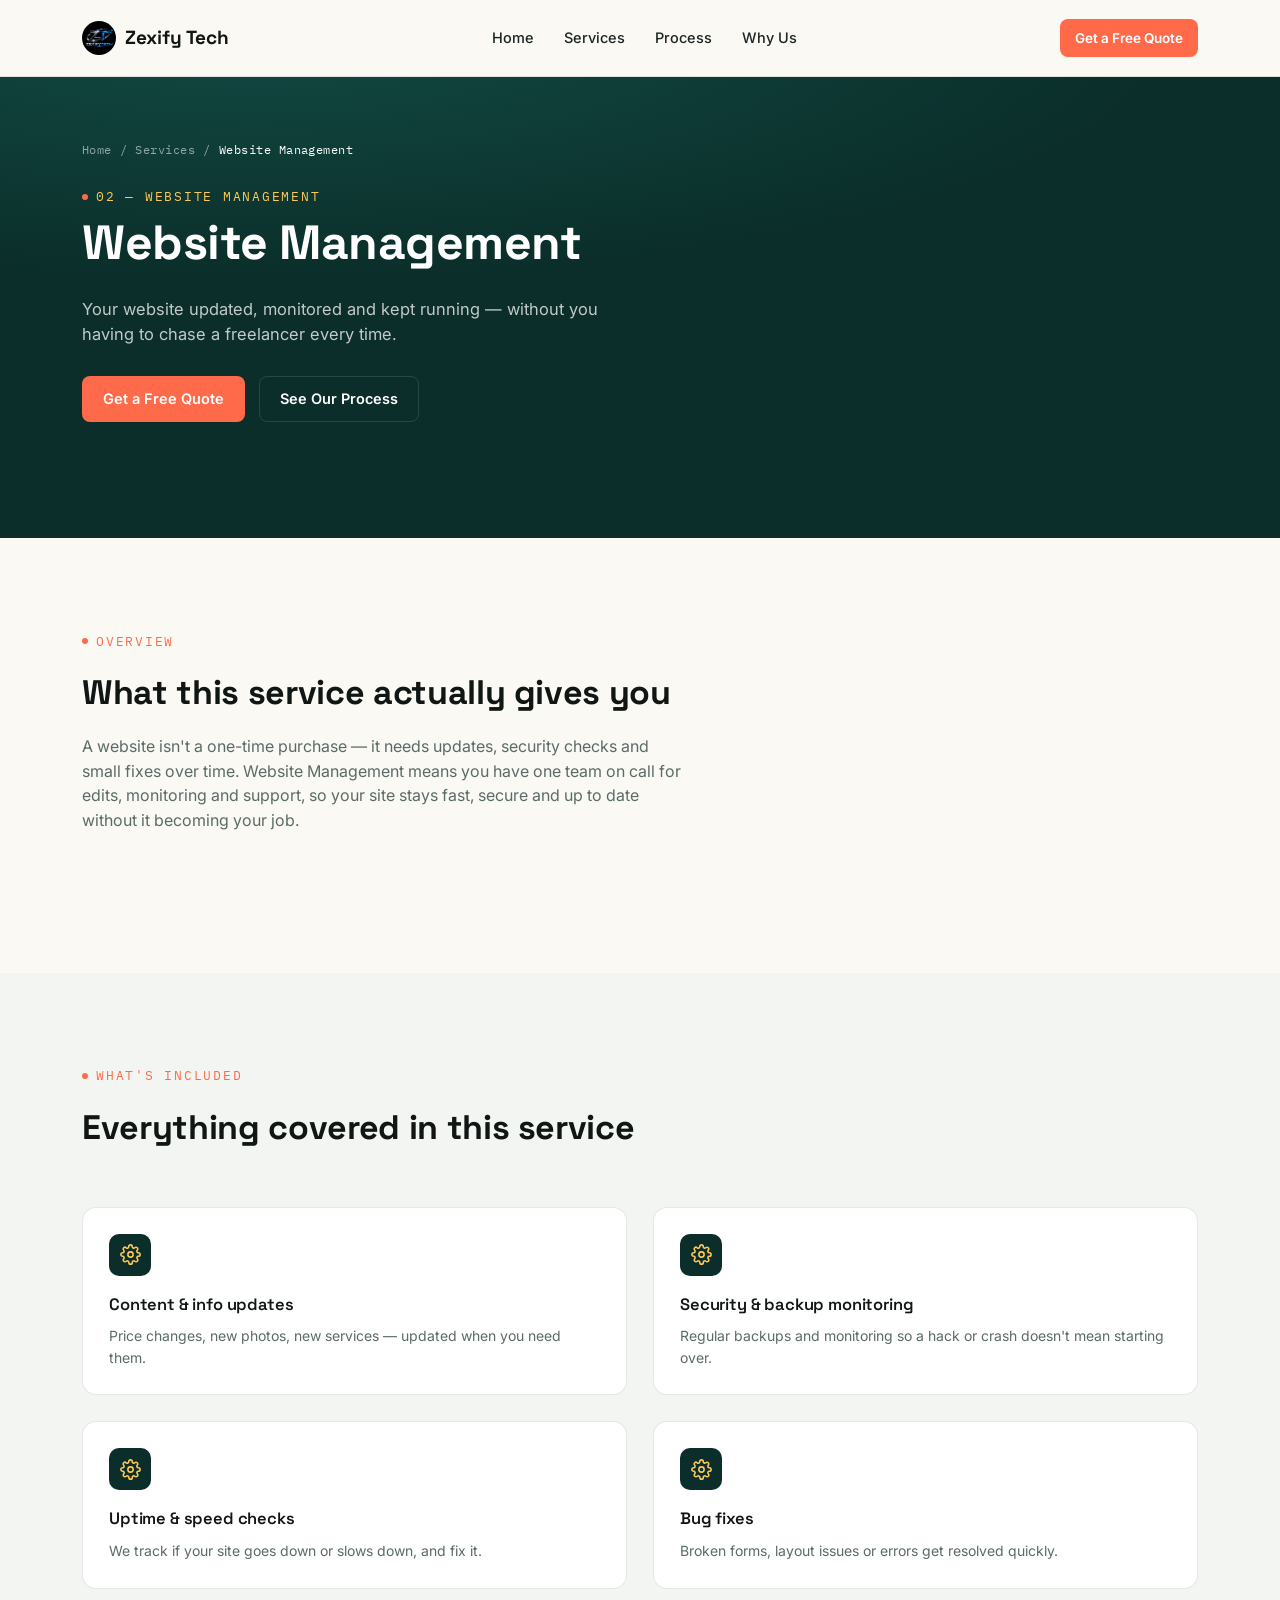
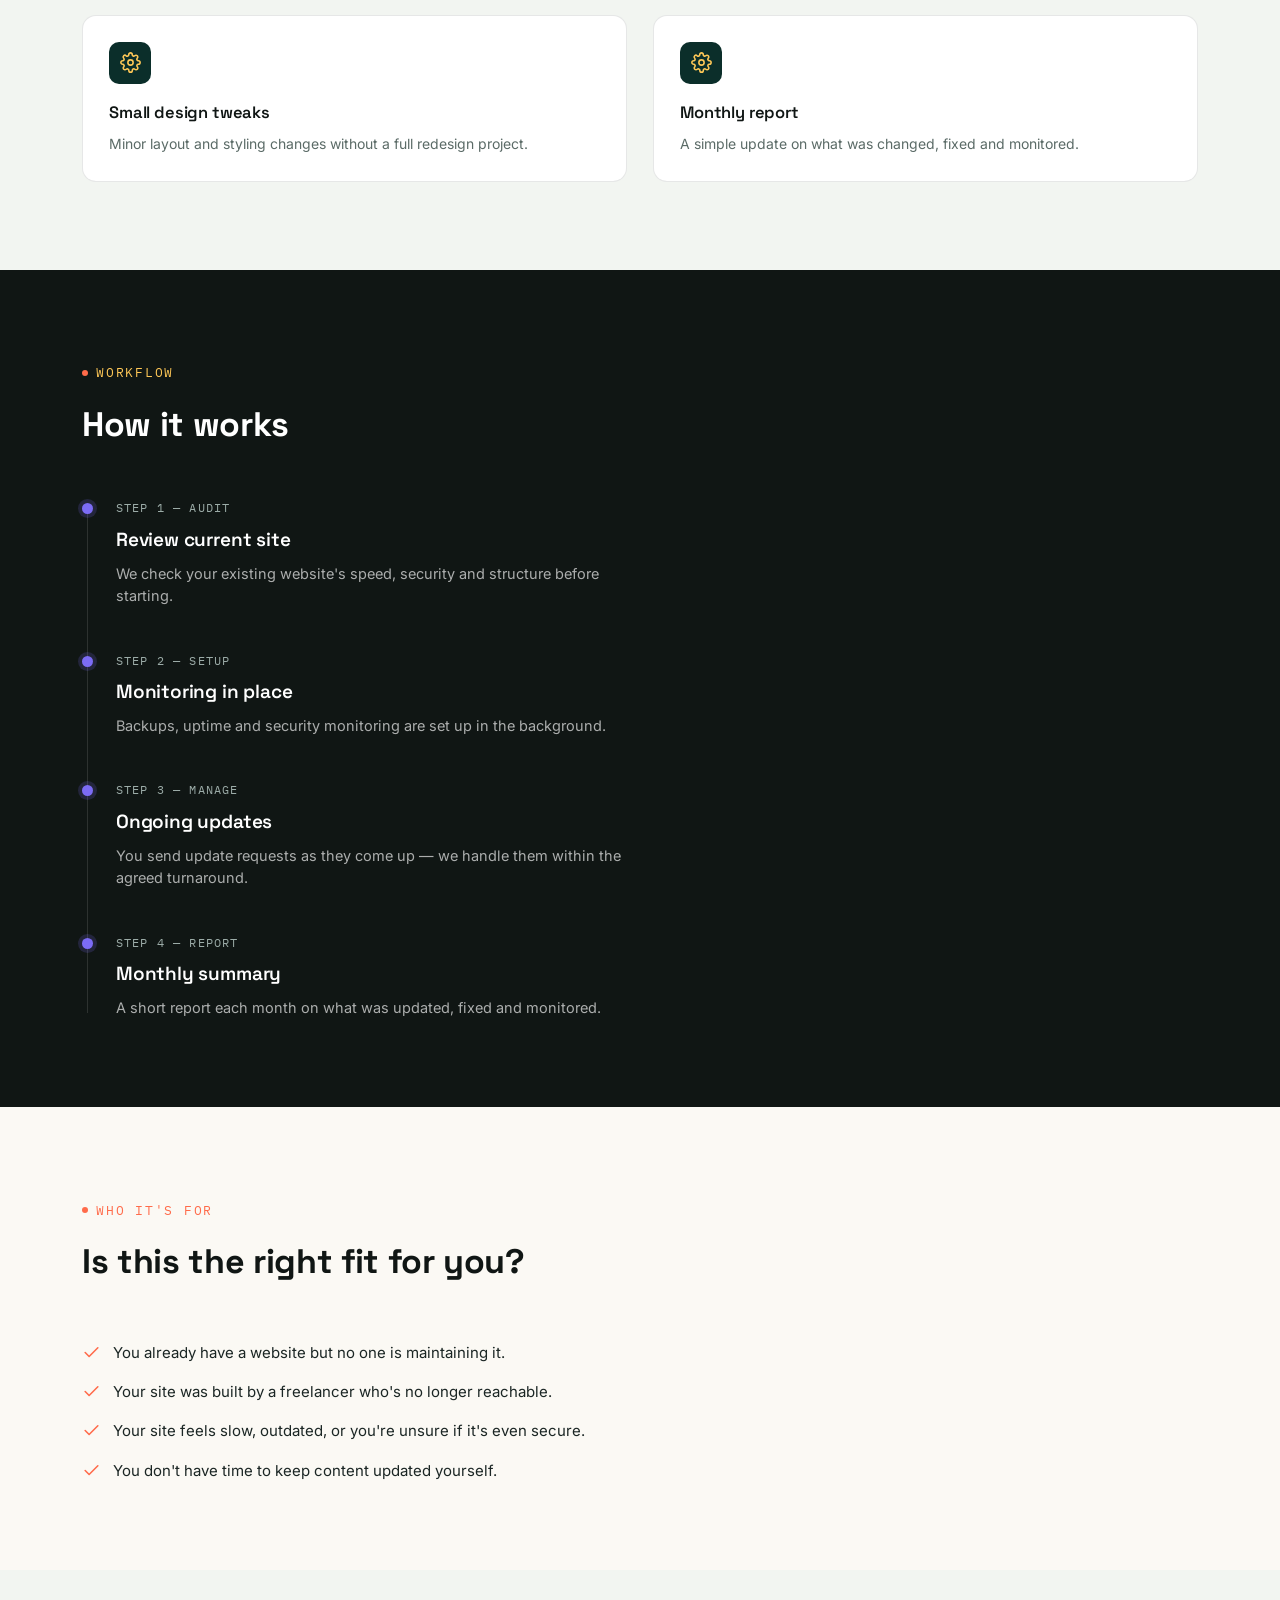
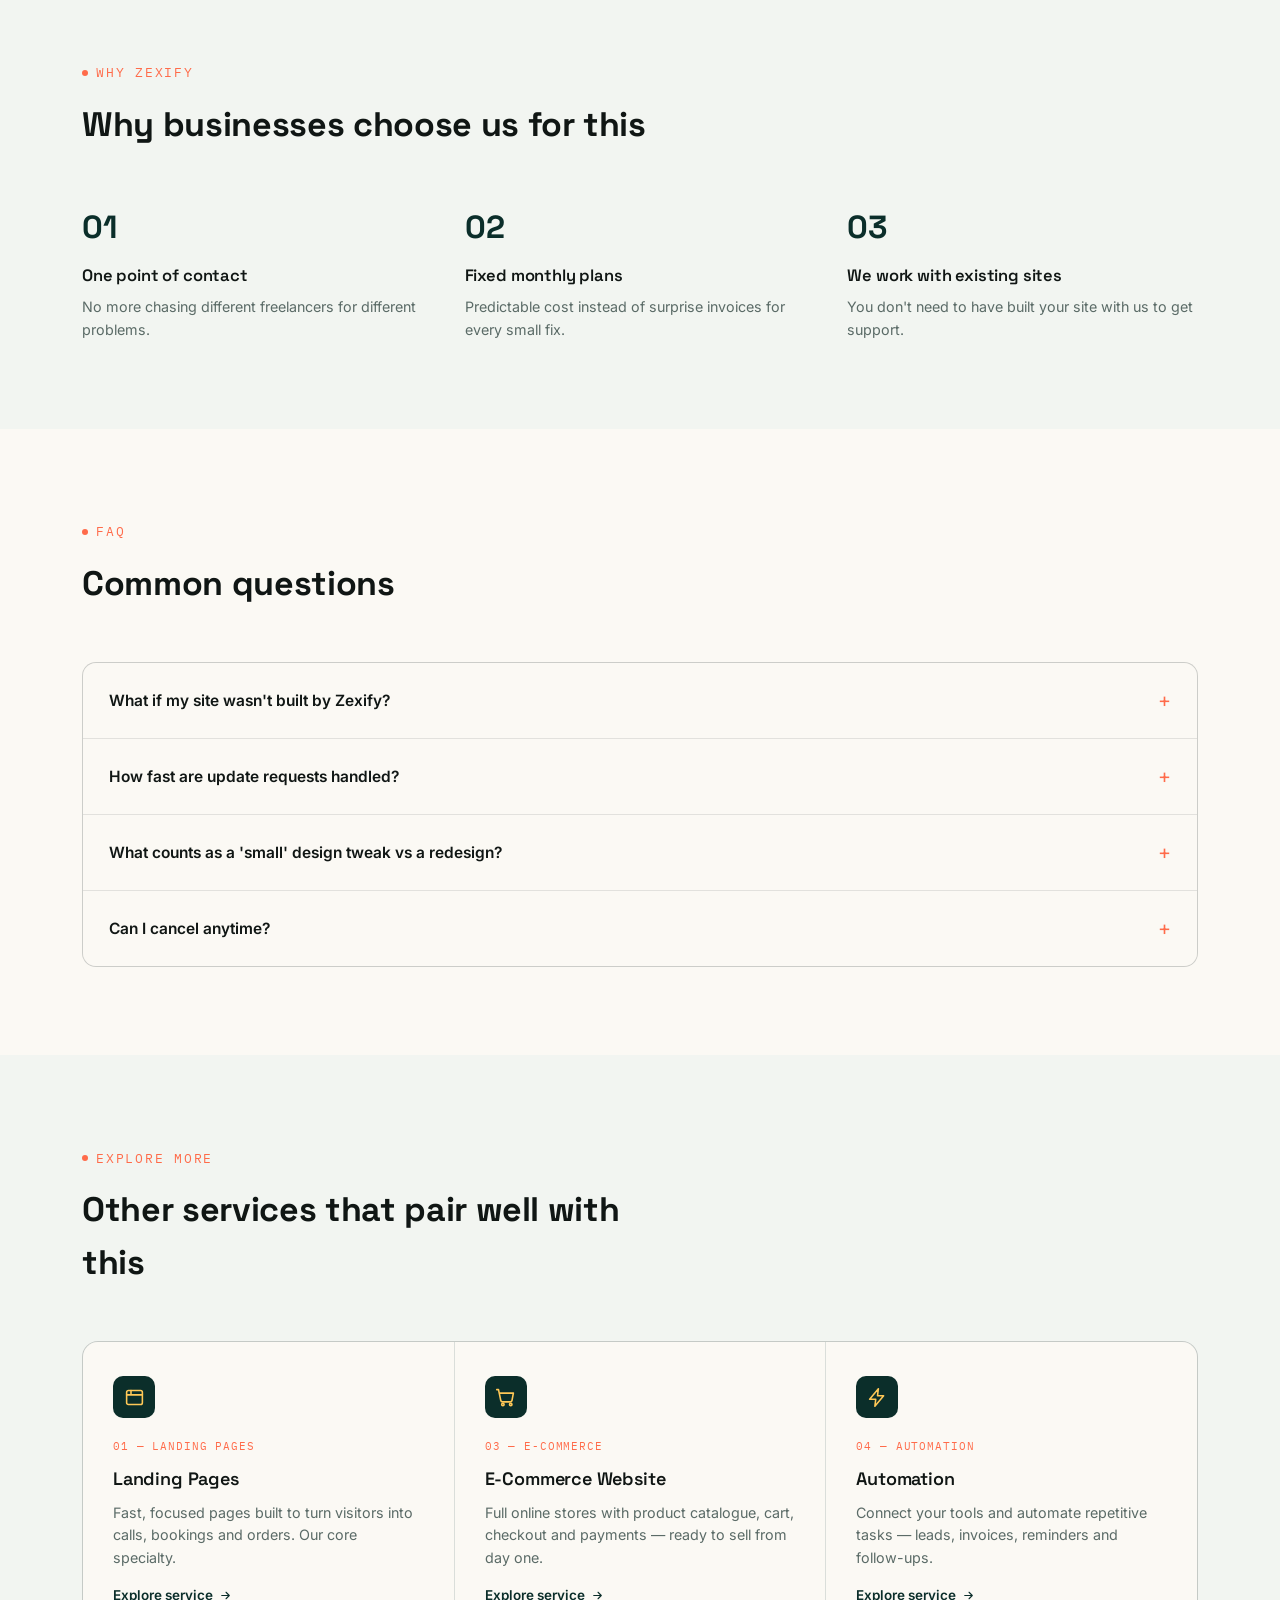
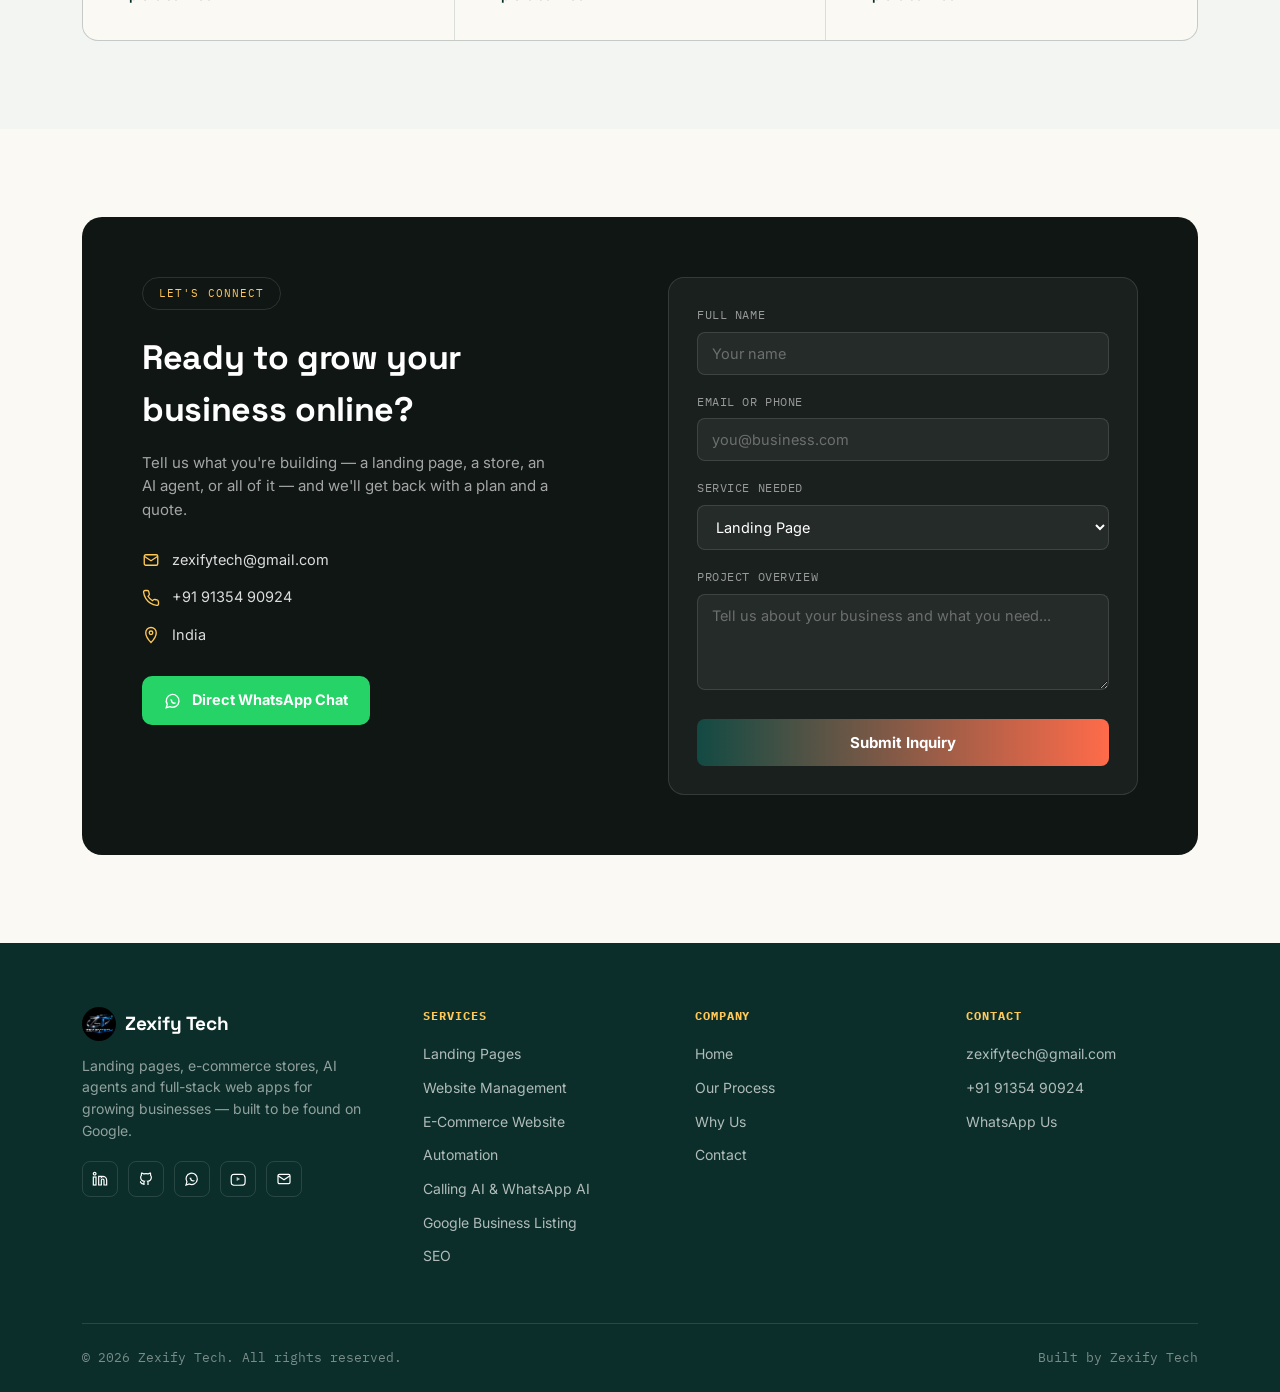
<file: services/website-management.html>
<!DOCTYPE html>
<html lang="en">
<head>
<meta charset="UTF-8">
<meta name="viewport" content="width=device-width, initial-scale=1.0">
<title>Website Management | Zexify Tech</title>
<meta name="description" content="Ongoing updates, hosting, security and support so your site keeps running without you worrying about it.">
<link rel="preconnect" href="https://fonts.googleapis.com">
<link href="https://fonts.googleapis.com/css2?family=Space+Grotesk:wght@500;600;700&family=Inter:wght@400;500;600;700&family=IBM+Plex+Mono:wght@400;500&display=swap" rel="stylesheet">
<link rel="stylesheet" href="../css/style.css">
</head>
<body>
<header class="site-header">
  <nav class="nav-wrap wrap">
    <a href="../index.html" class="logo">
      <span class="logo-mark">
        <img src="../assets/logo-full.png" alt="Zexify Tech logo">
      </span>
      Zexify Tech
    </a>
    <ul class="nav-links">
      <li><a class="" href="../index.html">Home</a></li>
      <li class="has-dropdown">
        <a href="../index.html#services">Services</a>
        <div class="dropdown">
          <a href="../services/landing-pages.html">Landing Pages</a>
<a href="../services/website-management.html">Website Management</a>
<a href="../services/ecommerce.html">E-Commerce Website</a>
<a href="../services/automation.html">Automation</a>
<a href="../services/ai-agents.html">Calling AI & WhatsApp AI</a>
<a href="../services/google-business.html">Google Business Listing</a>
<a href="../services/seo.html">SEO</a>
        </div>
      </li>
      <li><a class="" href="../process.html">Process</a></li>
      <li><a class="" href="../why-us.html">Why Us</a></li>
    </ul>
    <a href="#contact" class="btn btn-primary btn-sm nav-cta">Get a Free Quote</a>
    <button class="nav-toggle" aria-label="Menu">
      <svg viewBox="0 0 24 24" fill="none" stroke="currentColor" stroke-width="2" stroke-linecap="round"><path d="M3 6h18M3 12h18M3 18h18"/></svg>
    </button>
    <div class="mobile-menu">
      <a href="../index.html">Home</a>
      <a href="../services/landing-pages.html">Landing Pages</a>
<a href="../services/website-management.html">Website Management</a>
<a href="../services/ecommerce.html">E-Commerce Website</a>
<a href="../services/automation.html">Automation</a>
<a href="../services/ai-agents.html">Calling AI & WhatsApp AI</a>
<a href="../services/google-business.html">Google Business Listing</a>
<a href="../services/seo.html">SEO</a>
      <a href="../process.html">Process</a>
      <a href="../why-us.html">Why Us</a>
      <a href="#contact">Contact</a>
    </div>
  </nav>
</header>

<section class="inner-hero">
  <div class="wrap">
    <div class="crumb"><a href="../index.html">Home</a> / <a href="../index.html#services">Services</a> / <span style="color:#fff">Website Management</span></div>
    <span class="eyebrow on-dark">02 — Website Management</span>
    <h1>Website Management</h1>
    <p class="lead">Your website updated, monitored and kept running — without you having to chase a freelancer every time.</p>
    <div class="hero-actions">
      <a href="#contact" class="btn btn-primary">Get a Free Quote</a>
      <a href="../process.html" class="btn btn-on-dark">See Our Process</a>
    </div>
  </div>
</section>

<section>
  <div class="wrap">
    <div class="section-head reveal">
      <span class="eyebrow on-light">Overview</span>
      <h2>What this service actually gives you</h2>
      <p>A website isn't a one-time purchase — it needs updates, security checks and small fixes over time. Website Management means you have one team on call for edits, monitoring and support, so your site stays fast, secure and up to date without it becoming your job.</p>
    </div>
  </div>
</section>

<section class="alt-bg">
  <div class="wrap">
    <div class="section-head reveal">
      <span class="eyebrow on-light">What's Included</span>
      <h2>Everything covered in this service</h2>
    </div>
    <div class="feature-grid">
      <div class="feature-card reveal"><div class="service-icon"><svg viewBox="0 0 24 24" fill="none" stroke-width="1.8" stroke-linecap="round" stroke-linejoin="round"><circle cx="12" cy="12" r="3"/><path d="M19.4 15a1.65 1.65 0 0 0 .33 1.82l.06.06a2 2 0 1 1-2.83 2.83l-.06-.06a1.65 1.65 0 0 0-1.82-.33 1.65 1.65 0 0 0-1 1.51V21a2 2 0 0 1-4 0v-.09A1.65 1.65 0 0 0 9 19.4a1.65 1.65 0 0 0-1.82.33l-.06.06a2 2 0 1 1-2.83-2.83l.06-.06A1.65 1.65 0 0 0 4.6 15a1.65 1.65 0 0 0-1.51-1H3a2 2 0 0 1 0-4h.09A1.65 1.65 0 0 0 4.6 9a1.65 1.65 0 0 0-.33-1.82l-.06-.06a2 2 0 1 1 2.83-2.83l.06.06A1.65 1.65 0 0 0 9 4.6a1.65 1.65 0 0 0 1-1.51V3a2 2 0 0 1 4 0v.09a1.65 1.65 0 0 0 1 1.51 1.65 1.65 0 0 0 1.82-.33l.06-.06a2 2 0 1 1 2.83 2.83l-.06.06A1.65 1.65 0 0 0 19.4 9a1.65 1.65 0 0 0 1.51 1H21a2 2 0 0 1 0 4h-.09a1.65 1.65 0 0 0-1.51 1z"/></svg></div><h3>Content & info updates</h3><p>Price changes, new photos, new services — updated when you need them.</p></div>
<div class="feature-card reveal"><div class="service-icon"><svg viewBox="0 0 24 24" fill="none" stroke-width="1.8" stroke-linecap="round" stroke-linejoin="round"><circle cx="12" cy="12" r="3"/><path d="M19.4 15a1.65 1.65 0 0 0 .33 1.82l.06.06a2 2 0 1 1-2.83 2.83l-.06-.06a1.65 1.65 0 0 0-1.82-.33 1.65 1.65 0 0 0-1 1.51V21a2 2 0 0 1-4 0v-.09A1.65 1.65 0 0 0 9 19.4a1.65 1.65 0 0 0-1.82.33l-.06.06a2 2 0 1 1-2.83-2.83l.06-.06A1.65 1.65 0 0 0 4.6 15a1.65 1.65 0 0 0-1.51-1H3a2 2 0 0 1 0-4h.09A1.65 1.65 0 0 0 4.6 9a1.65 1.65 0 0 0-.33-1.82l-.06-.06a2 2 0 1 1 2.83-2.83l.06.06A1.65 1.65 0 0 0 9 4.6a1.65 1.65 0 0 0 1-1.51V3a2 2 0 0 1 4 0v.09a1.65 1.65 0 0 0 1 1.51 1.65 1.65 0 0 0 1.82-.33l.06-.06a2 2 0 1 1 2.83 2.83l-.06.06A1.65 1.65 0 0 0 19.4 9a1.65 1.65 0 0 0 1.51 1H21a2 2 0 0 1 0 4h-.09a1.65 1.65 0 0 0-1.51 1z"/></svg></div><h3>Security & backup monitoring</h3><p>Regular backups and monitoring so a hack or crash doesn't mean starting over.</p></div>
<div class="feature-card reveal"><div class="service-icon"><svg viewBox="0 0 24 24" fill="none" stroke-width="1.8" stroke-linecap="round" stroke-linejoin="round"><circle cx="12" cy="12" r="3"/><path d="M19.4 15a1.65 1.65 0 0 0 .33 1.82l.06.06a2 2 0 1 1-2.83 2.83l-.06-.06a1.65 1.65 0 0 0-1.82-.33 1.65 1.65 0 0 0-1 1.51V21a2 2 0 0 1-4 0v-.09A1.65 1.65 0 0 0 9 19.4a1.65 1.65 0 0 0-1.82.33l-.06.06a2 2 0 1 1-2.83-2.83l.06-.06A1.65 1.65 0 0 0 4.6 15a1.65 1.65 0 0 0-1.51-1H3a2 2 0 0 1 0-4h.09A1.65 1.65 0 0 0 4.6 9a1.65 1.65 0 0 0-.33-1.82l-.06-.06a2 2 0 1 1 2.83-2.83l.06.06A1.65 1.65 0 0 0 9 4.6a1.65 1.65 0 0 0 1-1.51V3a2 2 0 0 1 4 0v.09a1.65 1.65 0 0 0 1 1.51 1.65 1.65 0 0 0 1.82-.33l.06-.06a2 2 0 1 1 2.83 2.83l-.06.06A1.65 1.65 0 0 0 19.4 9a1.65 1.65 0 0 0 1.51 1H21a2 2 0 0 1 0 4h-.09a1.65 1.65 0 0 0-1.51 1z"/></svg></div><h3>Uptime & speed checks</h3><p>We track if your site goes down or slows down, and fix it.</p></div>
<div class="feature-card reveal"><div class="service-icon"><svg viewBox="0 0 24 24" fill="none" stroke-width="1.8" stroke-linecap="round" stroke-linejoin="round"><circle cx="12" cy="12" r="3"/><path d="M19.4 15a1.65 1.65 0 0 0 .33 1.82l.06.06a2 2 0 1 1-2.83 2.83l-.06-.06a1.65 1.65 0 0 0-1.82-.33 1.65 1.65 0 0 0-1 1.51V21a2 2 0 0 1-4 0v-.09A1.65 1.65 0 0 0 9 19.4a1.65 1.65 0 0 0-1.82.33l-.06.06a2 2 0 1 1-2.83-2.83l.06-.06A1.65 1.65 0 0 0 4.6 15a1.65 1.65 0 0 0-1.51-1H3a2 2 0 0 1 0-4h.09A1.65 1.65 0 0 0 4.6 9a1.65 1.65 0 0 0-.33-1.82l-.06-.06a2 2 0 1 1 2.83-2.83l.06.06A1.65 1.65 0 0 0 9 4.6a1.65 1.65 0 0 0 1-1.51V3a2 2 0 0 1 4 0v.09a1.65 1.65 0 0 0 1 1.51 1.65 1.65 0 0 0 1.82-.33l.06-.06a2 2 0 1 1 2.83 2.83l-.06.06A1.65 1.65 0 0 0 19.4 9a1.65 1.65 0 0 0 1.51 1H21a2 2 0 0 1 0 4h-.09a1.65 1.65 0 0 0-1.51 1z"/></svg></div><h3>Bug fixes</h3><p>Broken forms, layout issues or errors get resolved quickly.</p></div>
<div class="feature-card reveal"><div class="service-icon"><svg viewBox="0 0 24 24" fill="none" stroke-width="1.8" stroke-linecap="round" stroke-linejoin="round"><circle cx="12" cy="12" r="3"/><path d="M19.4 15a1.65 1.65 0 0 0 .33 1.82l.06.06a2 2 0 1 1-2.83 2.83l-.06-.06a1.65 1.65 0 0 0-1.82-.33 1.65 1.65 0 0 0-1 1.51V21a2 2 0 0 1-4 0v-.09A1.65 1.65 0 0 0 9 19.4a1.65 1.65 0 0 0-1.82.33l-.06.06a2 2 0 1 1-2.83-2.83l.06-.06A1.65 1.65 0 0 0 4.6 15a1.65 1.65 0 0 0-1.51-1H3a2 2 0 0 1 0-4h.09A1.65 1.65 0 0 0 4.6 9a1.65 1.65 0 0 0-.33-1.82l-.06-.06a2 2 0 1 1 2.83-2.83l.06.06A1.65 1.65 0 0 0 9 4.6a1.65 1.65 0 0 0 1-1.51V3a2 2 0 0 1 4 0v.09a1.65 1.65 0 0 0 1 1.51 1.65 1.65 0 0 0 1.82-.33l.06-.06a2 2 0 1 1 2.83 2.83l-.06.06A1.65 1.65 0 0 0 19.4 9a1.65 1.65 0 0 0 1.51 1H21a2 2 0 0 1 0 4h-.09a1.65 1.65 0 0 0-1.51 1z"/></svg></div><h3>Small design tweaks</h3><p>Minor layout and styling changes without a full redesign project.</p></div>
<div class="feature-card reveal"><div class="service-icon"><svg viewBox="0 0 24 24" fill="none" stroke-width="1.8" stroke-linecap="round" stroke-linejoin="round"><circle cx="12" cy="12" r="3"/><path d="M19.4 15a1.65 1.65 0 0 0 .33 1.82l.06.06a2 2 0 1 1-2.83 2.83l-.06-.06a1.65 1.65 0 0 0-1.82-.33 1.65 1.65 0 0 0-1 1.51V21a2 2 0 0 1-4 0v-.09A1.65 1.65 0 0 0 9 19.4a1.65 1.65 0 0 0-1.82.33l-.06.06a2 2 0 1 1-2.83-2.83l.06-.06A1.65 1.65 0 0 0 4.6 15a1.65 1.65 0 0 0-1.51-1H3a2 2 0 0 1 0-4h.09A1.65 1.65 0 0 0 4.6 9a1.65 1.65 0 0 0-.33-1.82l-.06-.06a2 2 0 1 1 2.83-2.83l.06.06A1.65 1.65 0 0 0 9 4.6a1.65 1.65 0 0 0 1-1.51V3a2 2 0 0 1 4 0v.09a1.65 1.65 0 0 0 1 1.51 1.65 1.65 0 0 0 1.82-.33l.06-.06a2 2 0 1 1 2.83 2.83l-.06.06A1.65 1.65 0 0 0 19.4 9a1.65 1.65 0 0 0 1.51 1H21a2 2 0 0 1 0 4h-.09a1.65 1.65 0 0 0-1.51 1z"/></svg></div><h3>Monthly report</h3><p>A simple update on what was changed, fixed and monitored.</p></div>
    </div>
  </div>
</section>

<section class="timeline-section">
  <div class="wrap">
    <span class="eyebrow on-dark">Workflow</span>
    <h2 style="font-size:clamp(24px,3.2vw,34px); font-weight:700; margin-top:16px;">How it works</h2>
    <div class="timeline">
      <div class="timeline-item reveal"><span class="timeline-dot"></span><span class="step-label">Step 1 — Audit</span><h3>Review current site</h3><p>We check your existing website's speed, security and structure before starting.</p></div>
<div class="timeline-item reveal"><span class="timeline-dot"></span><span class="step-label">Step 2 — Setup</span><h3>Monitoring in place</h3><p>Backups, uptime and security monitoring are set up in the background.</p></div>
<div class="timeline-item reveal"><span class="timeline-dot"></span><span class="step-label">Step 3 — Manage</span><h3>Ongoing updates</h3><p>You send update requests as they come up — we handle them within the agreed turnaround.</p></div>
<div class="timeline-item reveal"><span class="timeline-dot"></span><span class="step-label">Step 4 — Report</span><h3>Monthly summary</h3><p>A short report each month on what was updated, fixed and monitored.</p></div>
    </div>
  </div>
</section>

<section>
  <div class="wrap">
    <div class="section-head reveal">
      <span class="eyebrow on-light">Who It's For</span>
      <h2>Is this the right fit for you?</h2>
    </div>
    <ul class="tick-list reveal">
      <li><svg viewBox="0 0 24 24" fill="none" stroke-width="2" stroke-linecap="round" stroke-linejoin="round"><path d="M20 6 9 17l-5-5"/></svg><span>You already have a website but no one is maintaining it.</span></li>
<li><svg viewBox="0 0 24 24" fill="none" stroke-width="2" stroke-linecap="round" stroke-linejoin="round"><path d="M20 6 9 17l-5-5"/></svg><span>Your site was built by a freelancer who's no longer reachable.</span></li>
<li><svg viewBox="0 0 24 24" fill="none" stroke-width="2" stroke-linecap="round" stroke-linejoin="round"><path d="M20 6 9 17l-5-5"/></svg><span>Your site feels slow, outdated, or you're unsure if it's even secure.</span></li>
<li><svg viewBox="0 0 24 24" fill="none" stroke-width="2" stroke-linecap="round" stroke-linejoin="round"><path d="M20 6 9 17l-5-5"/></svg><span>You don't have time to keep content updated yourself.</span></li>
    </ul>
  </div>
</section>

<section class="alt-bg">
  <div class="wrap">
    <div class="section-head reveal">
      <span class="eyebrow on-light">Why Zexify</span>
      <h2>Why businesses choose us for this</h2>
    </div>
    <div class="value-grid">
      <div class="value-card reveal"><b class="why-num">01</b><h3>One point of contact</h3><p>No more chasing different freelancers for different problems.</p></div>
<div class="value-card reveal"><b class="why-num">02</b><h3>Fixed monthly plans</h3><p>Predictable cost instead of surprise invoices for every small fix.</p></div>
<div class="value-card reveal"><b class="why-num">03</b><h3>We work with existing sites</h3><p>You don't need to have built your site with us to get support.</p></div>
    </div>
  </div>
</section>

<section>
  <div class="wrap">
    <div class="section-head reveal">
      <span class="eyebrow on-light">FAQ</span>
      <h2>Common questions</h2>
    </div>
    <div class="faq-list reveal">
      <details class="faq-item"><summary>What if my site wasn't built by Zexify?</summary><p>That's fine — we can review and manage most existing websites, including WordPress and custom-built sites.</p></details>
<details class="faq-item"><summary>How fast are update requests handled?</summary><p>Standard updates are typically completed within 1–2 working days, depending on your plan.</p></details>
<details class="faq-item"><summary>What counts as a 'small' design tweak vs a redesign?</summary><p>Text, image, colour and layout adjustments are included. A full visual redesign is scoped separately.</p></details>
<details class="faq-item"><summary>Can I cancel anytime?</summary><p>Yes, management plans are month to month with no long-term lock-in.</p></details>
    </div>
  </div>
</section>

<section class="alt-bg">
  <div class="wrap">
    <div class="section-head reveal">
      <span class="eyebrow on-light">Explore More</span>
      <h2>Other services that pair well with this</h2>
    </div>
    <div class="services-grid reveal" style="border-radius:16px;">
      <div class="service-card">
      <div class="service-icon"><svg viewBox="0 0 24 24" fill="none" stroke-width="1.8" stroke-linecap="round" stroke-linejoin="round"><rect x="3" y="4" width="18" height="16" rx="2"/><path d="M3 9h18M8 4v5"/></svg></div>
      <span class="service-tag">01 — Landing Pages</span>
      <h3>Landing Pages</h3>
      <p>Fast, focused pages built to turn visitors into calls, bookings and orders. Our core specialty.</p>
      <a href="../services/landing-pages.html" class="service-link">Explore service <svg viewBox="0 0 24 24" fill="none" stroke="currentColor" stroke-width="2" stroke-linecap="round" stroke-linejoin="round"><path d="M5 12h14M13 6l6 6-6 6"/></svg></a>
    </div>
<div class="service-card">
      <div class="service-icon"><svg viewBox="0 0 24 24" fill="none" stroke-width="1.8" stroke-linecap="round" stroke-linejoin="round"><circle cx="9" cy="20" r="1.4"/><circle cx="18" cy="20" r="1.4"/><path d="M2 3h2l2.6 12.4a2 2 0 0 0 2 1.6h8.8a2 2 0 0 0 2-1.6L21 7H6"/></svg></div>
      <span class="service-tag">03 — E-Commerce</span>
      <h3>E-Commerce Website</h3>
      <p>Full online stores with product catalogue, cart, checkout and payments — ready to sell from day one.</p>
      <a href="../services/ecommerce.html" class="service-link">Explore service <svg viewBox="0 0 24 24" fill="none" stroke="currentColor" stroke-width="2" stroke-linecap="round" stroke-linejoin="round"><path d="M5 12h14M13 6l6 6-6 6"/></svg></a>
    </div>
<div class="service-card">
      <div class="service-icon"><svg viewBox="0 0 24 24" fill="none" stroke-width="1.8" stroke-linecap="round" stroke-linejoin="round"><path d="M13 2 3 14h7l-1 8 10-12h-7z"/></svg></div>
      <span class="service-tag">04 — Automation</span>
      <h3>Automation</h3>
      <p>Connect your tools and automate repetitive tasks — leads, invoices, reminders and follow-ups.</p>
      <a href="../services/automation.html" class="service-link">Explore service <svg viewBox="0 0 24 24" fill="none" stroke="currentColor" stroke-width="2" stroke-linecap="round" stroke-linejoin="round"><path d="M5 12h14M13 6l6 6-6 6"/></svg></a>
    </div>
    </div>
  </div>
</section>

<section id="contact">
  <div class="wrap">
    <div class="connect-band reveal">
      <div class="connect-grid">
        <div class="connect-left">
          <span class="connect-pill">Let's Connect</span>
          <h2>Ready to grow your business online?</h2>
          <p class="sub">Tell us what you're building — a landing page, a store, an AI agent, or all of it — and we'll get back with a plan and a quote.</p>
          <div class="connect-info">
            <div class="connect-info-row"><svg viewBox="0 0 24 24" fill="none" stroke-width="1.8"><rect x="3" y="5" width="18" height="14" rx="2"/><path d="m3 7 9 6 9-6"/></svg><a href="mailto:zexifytech@gmail.com">zexifytech@gmail.com</a></div>
            <div class="connect-info-row"><svg viewBox="0 0 24 24" fill="none" stroke-width="1.8"><path d="M22 16.9v3a2 2 0 0 1-2.2 2 19.8 19.8 0 0 1-8.6-3.1 19.5 19.5 0 0 1-6-6A19.8 19.8 0 0 1 2.1 4.2 2 2 0 0 1 4.1 2h3a2 2 0 0 1 2 1.7c.1.9.3 1.8.6 2.7a2 2 0 0 1-.5 2.1L8 9.7a16 16 0 0 0 6 6l1.2-1.2a2 2 0 0 1 2.1-.5c.9.3 1.8.5 2.7.6a2 2 0 0 1 1.7 2Z"/></svg><a href="tel:+919135490924">+91 91354 90924</a></div>
            <div class="connect-info-row"><svg viewBox="0 0 24 24" fill="none" stroke-width="1.8"><path d="M12 2 C8 2 5 5 5 9c0 6 7 13 7 13s7-7 7-13c0-4-3-7-7-7z"/><circle cx="12" cy="9" r="2.4"/></svg><span>India</span></div>
          </div>
          <a href="https://wa.me/919135490924" target="_blank" rel="noopener" class="whatsapp-btn"><svg viewBox="0 0 24 24" fill="none" stroke="#fff" stroke-width="1.8"><path d="M3 21l1.4-4.6A8.5 8.5 0 1 1 8 19.5Z"/><path d="M9 10a1 1 0 0 0 1 1 4 4 0 0 0 4 4 1 1 0 0 0 1-1"/></svg>Direct WhatsApp Chat</a>
        </div>
        <form class="connect-form" id="inquiry-form">
          <div class="form-row">
            <label for="f-name">Full Name</label>
            <input type="text" id="f-name" placeholder="Your name" required>
          </div>
          <div class="form-row">
            <label for="f-email">Email or Phone</label>
            <input type="text" id="f-email" placeholder="you@business.com" required>
          </div>
          <div class="form-row">
            <label for="f-service">Service Needed</label>
            <select id="f-service">
              <option>Landing Page</option>
              <option>Website Management</option>
              <option>E-Commerce Website</option>
              <option>Automation</option>
              <option>Calling AI &amp; WhatsApp AI</option>
              <option>Google Business Listing</option>
              <option>SEO</option>
              <option>Not sure yet</option>
            </select>
          </div>
          <div class="form-row">
            <label for="f-msg">Project Overview</label>
            <textarea id="f-msg" placeholder="Tell us about your business and what you need..."></textarea>
          </div>
          <button type="submit" class="form-submit">Submit Inquiry</button>
        </form>
      </div>
    </div>
  </div>
</section>
<footer class="site-footer">
  <div class="wrap">
    <div class="footer-grid">
      <div class="footer-brand">
        <div class="logo">
          <span class="logo-mark">
            <img src="../assets/logo-full.png" alt="Zexify Tech logo">
          </span>
          Zexify Tech
        </div>
        <p>Landing pages, e-commerce stores, AI agents and full-stack web apps for growing businesses — built to be found on Google.</p>
        <div class="footer-social">
          <!-- SOCIAL LINKS: replace # with your real profile URLs -->
          <a href="https://www.linkedin.com/in/arif-shaikh-717694379" aria-label="LinkedIn" target="_blank" rel="noopener"><svg viewBox="0 0 24 24" fill="none" stroke-width="1.8"><path d="M16 8a6 6 0 0 1 6 6v7h-4v-7a2 2 0 0 0-4 0v7h-4V8h4v1.5A6 6 0 0 1 16 8Z"/><rect x="2" y="9" width="4" height="12"/><circle cx="4" cy="4" r="2"/></svg></a>
          <a href="https://github.com/arifshaikh0462" aria-label="GitHub" target="_blank" rel="noopener"><svg viewBox="0 0 24 24" fill="none" stroke-width="1.8"><path d="M9 19c-4.3 1.4-4.3-2.5-6-3m12 5v-3.5c0-1 .1-1.4-.5-2 2.8-.3 5.5-1.4 5.5-6a4.6 4.6 0 0 0-1.3-3.2 4.2 4.2 0 0 0-.1-3.2s-1.1-.3-3.5 1.3a12.3 12.3 0 0 0-6.2 0C6.5 2.8 5.4 3.1 5.4 3.1a4.2 4.2 0 0 0-.1 3.2A4.6 4.6 0 0 0 4 9.5c0 4.6 2.7 5.7 5.5 6-.6.6-.6 1.2-.5 2V21"/></svg></a>
          <a href="https://wa.me/919135490924" aria-label="WhatsApp" target="_blank" rel="noopener"><svg viewBox="0 0 24 24" fill="none" stroke-width="1.8"><path d="M3 21l1.4-4.6A8.5 8.5 0 1 1 8 19.5Z"/><path d="M9 10a1 1 0 0 0 1 1 4 4 0 0 0 4 4 1 1 0 0 0 1-1"/></svg></a>
          <a href="https://www.youtube.com/@zexifytech" aria-label="YouTube" target="_blank" rel="noopener"><svg viewBox="0 0 24 24" fill="none" stroke-width="1.8" stroke-linecap="round" stroke-linejoin="round"><path d="M22 8.5s-.2-1.6-.9-2.3c-.8-.9-1.8-.9-2.2-1C15.9 5 12 5 12 5h0s-3.9 0-6.9.2c-.4 0-1.4.1-2.2 1C2.2 6.9 2 8.5 2 8.5S1.8 10.4 1.8 12.3v1.8c0 1.9.2 3.8.2 3.8s.2 1.6.9 2.3c.8.9 1.9.9 2.4 1 1.7.2 7.2.2 7.2.2s3.9 0 6.9-.2c.4 0 1.4-.1 2.2-1 .7-.7.9-2.3.9-2.3s.2-1.9.2-3.8v-1.8c0-1.9-.2-3.8-.2-3.8Z"/><path d="M10 15V9l5.2 3-5.2 3Z" fill="currentColor" stroke="none"/></svg></a>
          <a href="mailto:zexifytech@gmail.com" aria-label="Email"><svg viewBox="0 0 24 24" fill="none" stroke-width="1.8"><rect x="3" y="5" width="18" height="14" rx="2"/><path d="m3 7 9 6 9-6"/></svg></a>
        </div>
      </div>
      <div class="footer-col">
        <h4>Services</h4>
        <a href="../services/landing-pages.html">Landing Pages</a>
        <a href="../services/website-management.html">Website Management</a>
        <a href="../services/ecommerce.html">E-Commerce Website</a>
        <a href="../services/automation.html">Automation</a>
        <a href="../services/ai-agents.html">Calling AI & WhatsApp AI</a>
        <a href="../services/google-business.html">Google Business Listing</a>
        <a href="../services/seo.html">SEO</a>
      </div>
      <div class="footer-col">
        <h4>Company</h4>
        <a href="../index.html">Home</a>
        <a href="../process.html">Our Process</a>
        <a href="../why-us.html">Why Us</a>
        <a href="#contact">Contact</a>
      </div>
      <div class="footer-col">
        <h4>Contact</h4>
        <a href="mailto:zexifytech@gmail.com">zexifytech@gmail.com</a>
        <a href="tel:+919135490924">+91 91354 90924</a>
        <a href="https://wa.me/919135490924" target="_blank" rel="noopener">WhatsApp Us</a>
      </div>
    </div>
    <div class="footer-bottom">
      <span>© 2026 Zexify Tech. All rights reserved.</span>
      <span>Built by Zexify Tech</span>
    </div>
  </div>
</footer>
<script src="../js/main.js"></script>
</body>
</html>
</file>
<file: css/style.css>
/* ===========================================================
   Zexify Tech — shared stylesheet
   Tokens: teal (brand) / coral (accent) / gold (highlight)
=========================================================== */
:root{
  --teal-900:#0B2E2A;
  --teal-800:#0F3934;
  --teal-700:#124A43;
  --coral-500:#FF6B4A;
  --coral-400:#FF8666;
  --gold-400:#FFC857;
  --cream-50:#FBF9F4;
  --cream-100:#F2F5F1;
  --ink-900:#101614;
  --ink-700:#1B2624;
  --slate-500:#5B6B67;
  --slate-300:#9CACA8;
  --line: rgba(16,22,20,0.10);
  --line-dark: rgba(255,255,255,0.12);
}
*{box-sizing:border-box; margin:0; padding:0;}
html{scroll-behavior:smooth;}
body{
  font-family:'Inter', sans-serif;
  background:var(--cream-50);
  color:var(--ink-900);
  line-height:1.55;
  -webkit-font-smoothing:antialiased;
}
img,svg{display:block; max-width:100%;}
a{color:inherit; text-decoration:none;}
ul{list-style:none;}
.wrap{max-width:1180px; margin:0 auto; padding:0 32px;}
h1,h2,h3{font-family:'Space Grotesk', sans-serif; letter-spacing:-0.01em;}
.eyebrow{
  font-family:'IBM Plex Mono', monospace;
  font-size:12.5px;
  letter-spacing:0.14em;
  text-transform:uppercase;
  display:inline-flex;
  align-items:center;
  gap:8px;
}
.eyebrow::before{
  content:"";
  width:6px; height:6px; border-radius:50%;
  background:var(--coral-500);
  display:inline-block;
}
.eyebrow.on-dark{color:var(--gold-400);}
.eyebrow.on-light{color:var(--coral-500);}

/* ---------- BUTTONS ---------- */
.btn{
  display:inline-flex; align-items:center; gap:8px;
  font-weight:600; font-size:14.5px;
  padding:11px 20px; border-radius:8px;
  border:1px solid transparent;
  cursor:pointer;
  transition:transform .2s ease, box-shadow .2s ease, background .2s ease;
  font-family:'Inter', sans-serif;
}
.btn-primary{background:var(--coral-500); color:#fff;}
.btn-primary:hover{transform:translateY(-1px); box-shadow:0 10px 24px -8px rgba(255,107,74,0.55);}
.btn-ghost{border-color:var(--line); color:var(--ink-900); background:transparent;}
.btn-ghost:hover{border-color:var(--ink-900);}
.btn-on-dark{border-color:var(--line-dark); color:#fff;}
.btn-on-dark:hover{border-color:#fff;}
.btn-sm{padding:8px 14px; font-size:13.5px;}

/* ---------- HEADER / NAV ---------- */
header.site-header{
  position:sticky; top:0; z-index:60;
  background:rgba(251,249,244,0.9);
  backdrop-filter:blur(10px);
  border-bottom:1px solid var(--line);
}
nav.nav-wrap{
  display:flex; align-items:center; justify-content:space-between;
  height:76px; position:relative;
}
.logo{
  font-family:'Space Grotesk', sans-serif;
  font-weight:700;
  font-size:19px;
  display:flex; align-items:center; gap:9px;
}
.logo-mark{
  width:34px; height:34px;
  display:flex; align-items:center; justify-content:center;
  flex-shrink:0;
}

/* Bas is section me badlav karna hai */
.logo-mark img{
  width:100%; 
  height:100%; 
  object-fit: cover;   /* contain ko badal kar cover kiya hai */
  border-radius: 50%;  /* Image ko round karne ke liye */
}

.logo-mark svg{width:14px; height:14px;}
/* LOGO PLACEHOLDER: replace .logo-mark contents (svg) with <img src="assets/logo.png" alt="Zexify Tech logo"> once you have your logo file */

.nav-links{display:none; gap:30px; font-size:14.5px; font-weight:500; color:var(--ink-700);}
.nav-links a{position:relative; padding:4px 0;}
.nav-links a:hover, .nav-links a.active{color:var(--ink-900);}
.nav-links a::after{
  content:""; position:absolute; left:0; bottom:0; width:0; height:1.5px;
  background:var(--coral-500); transition:width .25s ease;
}
.nav-links a:hover::after, .nav-links a.active::after{width:100%;}
.nav-cta{display:none;}
.nav-toggle{
  display:flex; align-items:center; justify-content:center;
  width:38px; height:38px; border-radius:8px; border:1px solid var(--line);
  background:transparent; cursor:pointer;
}
.nav-toggle svg{width:18px; height:18px;}
.mobile-menu{
  display:none; flex-direction:column; gap:2px;
  position:absolute; top:76px; left:0; right:0;
  background:var(--cream-50); border-bottom:1px solid var(--line);
  padding:12px 32px 20px;
}
.mobile-menu.open{display:flex;}
.mobile-menu a{padding:12px 0; font-size:15px; font-weight:500; border-bottom:1px solid var(--line);}
.mobile-menu a:last-child{border-bottom:none;}

@media(min-width:900px){
  .nav-links{display:flex;}
  .nav-cta{display:inline-flex;}
  .nav-toggle{display:none;}
}

/* Services dropdown (desktop) */
.has-dropdown{position:relative;}
.dropdown{
  display:none; position:absolute; top:100%; left:-16px; margin-top:14px;
  background:#fff; border:1px solid var(--line); border-radius:12px;
  box-shadow:0 20px 40px -16px rgba(16,22,20,0.18);
  padding:10px; min-width:240px; z-index:70;
}
.has-dropdown:hover .dropdown{display:block;}
.dropdown a{
  display:block; padding:10px 12px; border-radius:8px; font-size:14px; color:var(--ink-700);
}
.dropdown a:hover{background:var(--cream-100); color:var(--ink-900);}
.dropdown a::after{display:none;}

/* ---------- BREADCRUMB / INNER HERO ---------- */
.crumb{
  font-family:'IBM Plex Mono', monospace; font-size:12px; letter-spacing:.04em;
  color:rgba(255,255,255,0.55); display:flex; gap:8px; margin-bottom:22px;
}
.crumb a:hover{color:#fff;}
.inner-hero{
  background:radial-gradient(ellipse 120% 90% at 20% -10%, var(--teal-700), var(--teal-900) 60%);
  color:#fff; padding:64px 0 72px;
}
.inner-hero h1{font-size:clamp(30px,4.6vw,48px); font-weight:700; max-width:720px; margin-bottom:16px;}
.inner-hero p.lead{font-size:16.5px; color:rgba(255,255,255,0.75); max-width:560px; margin-bottom:28px;}
.inner-hero .hero-actions{display:flex; gap:14px; flex-wrap:wrap;}

/* ---------- SECTION shared ---------- */
section{padding:88px 0;}
section.tight{padding:64px 0;}
.section-head{max-width:600px; margin-bottom:52px;}
.section-head h2{font-size:clamp(24px,3.2vw,34px); font-weight:700; margin-top:16px; color:var(--ink-900);}
.section-head p{color:var(--slate-500); font-size:16px; margin-top:14px;}
.alt-bg{background:var(--cream-100);}

/* ---------- HOME HERO map/pin visual ---------- */
.hero{background:radial-gradient(ellipse 120% 90% at 20% -10%, var(--teal-700), var(--teal-900) 60%); color:#fff; overflow:hidden; position:relative;}
.hero .wrap{display:grid; grid-template-columns:1fr; gap:56px; padding-top:88px; padding-bottom:80px;}
@media(min-width:900px){.hero .wrap{grid-template-columns:1.05fr 0.95fr; align-items:center; padding-top:100px; padding-bottom:96px;}}
.hero h1{font-size:clamp(34px, 5.2vw, 52px); line-height:1.06; font-weight:700; margin:20px 0 22px; max-width:640px;}
.hero h1 em{font-style:normal; color:var(--gold-400);}
.hero p.lead{font-size:17.5px; color:rgba(255,255,255,0.78); max-width:480px; margin-bottom:34px;}
.hero-actions{display:flex; flex-wrap:wrap; gap:14px; margin-bottom:44px;}
.hero-stats{display:flex; gap:34px; flex-wrap:wrap;}
.hero-stat b{display:block; font-family:'Space Grotesk',sans-serif; font-size:22px; color:#fff;}
.hero-stat span{font-size:12.5px; color:rgba(255,255,255,0.55); font-family:'IBM Plex Mono', monospace;}

.map-visual{position:relative; aspect-ratio:1/1; max-width:460px; margin:0 auto;}
.map-visual svg{width:100%; height:100%;}
.grid-line{stroke:rgba(255,255,255,0.09); stroke-width:1;}
.road-line{stroke:rgba(255,255,255,0.16); stroke-width:1.4; stroke-dasharray:3 6;}
.block{fill:rgba(255,255,255,0.045); stroke:rgba(255,255,255,0.08); stroke-width:1;}
.storefront{fill:var(--teal-800); stroke:rgba(255,255,255,0.18); stroke-width:1; opacity:0; transform-origin:center; animation:popIn .5s ease forwards;}
.storefront.lit{fill:var(--gold-400); stroke:none;}
.pin-group{animation:pinDrop 1.1s cubic-bezier(.32,1.6,.5,1) forwards;}
.pin-shadow{fill:rgba(0,0,0,0.35); animation:shadowGrow 1.1s ease forwards;}
.ring{fill:none; stroke:var(--coral-400); stroke-width:1.6; transform-origin:center; opacity:0;}
.ring1{animation:ringPulse 2.6s ease-out 1.15s infinite;}
.ring2{animation:ringPulse 2.6s ease-out 2.35s infinite;}
@keyframes pinDrop{0%{transform:translateY(-140px); opacity:0;}55%{opacity:1;}70%{transform:translateY(4px);}85%{transform:translateY(-8px);}100%{transform:translateY(0); opacity:1;}}
@keyframes shadowGrow{0%{opacity:0; transform:scale(0.3);}70%{opacity:0;}100%{opacity:0.35; transform:scale(1);}}
@keyframes ringPulse{0%{opacity:0.55; transform:scale(0.3);}100%{opacity:0; transform:scale(2.6);}}
@keyframes popIn{to{opacity:1; transform:scale(1);} from{transform:scale(0.4);}}
.storefront:nth-of-type(1){animation-delay:1.3s;} .storefront:nth-of-type(2){animation-delay:1.42s;}
.storefront:nth-of-type(3){animation-delay:1.54s;} .storefront:nth-of-type(4){animation-delay:1.66s;}
.storefront:nth-of-type(5){animation-delay:1.78s;} .storefront:nth-of-type(6){animation-delay:1.9s;}
.storefront:nth-of-type(7){animation-delay:2.02s;} .storefront:nth-of-type(8){animation-delay:2.14s;}
@media (prefers-reduced-motion: reduce){.pin-group,.pin-shadow,.storefront,.ring1,.ring2{animation:none !important; opacity:1 !important; transform:none !important;}}

/* ---------- SERVICES GRID (home) ---------- */
.featured-service{
  display:grid; grid-template-columns:1fr; gap:32px; align-items:center;
  background:var(--teal-900); color:#fff; border-radius:20px; padding:48px; margin-bottom:1px;
}
@media(min-width:860px){.featured-service{grid-template-columns:1.1fr 0.9fr; padding:56px;}}
.featured-service .eyebrow{color:var(--gold-400);}
.featured-service h3{font-size:clamp(22px,3vw,30px); font-weight:700; margin:14px 0 14px;}
.featured-service p{color:rgba(255,255,255,0.75); font-size:15.5px; margin-bottom:24px; max-width:460px;}
.featured-visual{
  border:1px solid var(--line-dark); border-radius:14px; background:var(--teal-800);
  padding:22px; font-family:'IBM Plex Mono',monospace; font-size:12.5px; color:var(--slate-300);
}
.browser-bar{display:flex; gap:6px; margin-bottom:16px;}
.browser-dot{width:9px; height:9px; border-radius:50%; background:rgba(255,255,255,0.18);}
.mock-block{height:14px; border-radius:4px; background:rgba(255,255,255,0.08); margin-bottom:10px;}
.mock-block.w60{width:60%;} .mock-block.w80{width:80%;} .mock-block.w40{width:40%;}
.mock-cta{margin-top:16px; display:inline-block; background:var(--coral-500); color:#fff; padding:8px 16px; border-radius:6px; font-family:'Inter',sans-serif; font-weight:600; font-size:12.5px;}

.services-grid{
  display:grid; grid-template-columns:1fr; gap:1px;
  background:var(--line); border:1px solid var(--line); border-radius:16px; overflow:hidden; margin-top:1px;
}
@media(min-width:720px){.services-grid{grid-template-columns:1fr 1fr;}}
@media(min-width:1040px){.services-grid{grid-template-columns:1fr 1fr 1fr;}}
.service-card{background:var(--cream-50); padding:34px 30px; transition:background .25s ease; display:flex; flex-direction:column;}
.service-card:hover{background:#fff;}
.service-icon{width:42px; height:42px; border-radius:10px; background:var(--teal-900); display:flex; align-items:center; justify-content:center; margin-bottom:20px;}
.service-icon svg{width:21px; height:21px; stroke:var(--gold-400);}
.service-card h3{font-size:18px; font-weight:600; margin-bottom:9px;}
.service-card p{font-size:14.3px; color:var(--slate-500); flex-grow:1;}
.service-tag{font-family:'IBM Plex Mono', monospace; font-size:11px; color:var(--coral-500); text-transform:uppercase; letter-spacing:0.08em; display:block; margin-bottom:10px;}
.service-link{margin-top:16px; font-size:13.5px; font-weight:600; color:var(--teal-900); display:inline-flex; align-items:center; gap:6px;}
.service-link svg{width:13px; height:13px; transition:transform .2s ease;}
.service-card:hover .service-link svg{transform:translateX(3px);}

/* ---------- FEATURE GRID (service pages) ---------- */
.feature-grid{display:grid; grid-template-columns:1fr; gap:26px;}
@media(min-width:700px){.feature-grid{grid-template-columns:1fr 1fr;}}
.feature-card{border:1px solid var(--line); border-radius:14px; padding:26px; background:#fff;}
.feature-card .service-icon{margin-bottom:16px;}
.feature-card h3{font-size:16.5px; font-weight:600; margin-bottom:8px;}
.feature-card p{font-size:14px; color:var(--slate-500);}

/* ---------- TIMELINE (process pages / how it works) ---------- */
.timeline-section{background:var(--ink-900); color:#fff;}
.timeline{position:relative; padding-left:34px; margin-top:48px;}
.timeline::before{content:""; position:absolute; left:5px; top:6px; bottom:6px; width:1px; background:var(--line-dark);}
.timeline-item{position:relative; padding-bottom:44px;}
.timeline-item:last-child{padding-bottom:0;}
.timeline-dot{position:absolute; left:-34px; top:4px; width:11px; height:11px; border-radius:50%; background:#7C6CF5; box-shadow:0 0 0 4px rgba(124,108,245,0.18);}
.timeline-item .step-label{font-family:'IBM Plex Mono',monospace; font-size:11.5px; letter-spacing:.1em; color:var(--slate-300); text-transform:uppercase; margin-bottom:8px; display:block;}
.timeline-item h3{font-size:19px; font-weight:600; margin-bottom:8px;}
.timeline-item p{font-size:14.5px; color:rgba(255,255,255,0.65); max-width:520px;}

/* compact timeline used inline on light bg (service pages "How it works") */
.timeline.on-light{color:var(--ink-900);}
.timeline.on-light::before{background:var(--line);}
.timeline.on-light .timeline-dot{background:var(--coral-500); box-shadow:0 0 0 4px rgba(255,107,74,0.14);}
.timeline.on-light .step-label{color:var(--slate-500);}
.timeline.on-light .timeline-item p{color:var(--slate-500);}

/* ---------- FAQ ---------- */
.faq-list{display:flex; flex-direction:column; gap:1px; background:var(--line); border:1px solid var(--line); border-radius:14px; overflow:hidden;}
.faq-item{background:var(--cream-50);}
.faq-item summary{
  list-style:none; cursor:pointer; padding:22px 26px; font-weight:600; font-size:15.5px;
  display:flex; justify-content:space-between; align-items:center; gap:16px;
}
.faq-item summary::-webkit-details-marker{display:none;}
.faq-item summary::after{content:"+"; font-size:20px; color:var(--coral-500); font-weight:400; flex-shrink:0;}
.faq-item[open] summary::after{content:"–";}
.faq-item p{padding:0 26px 22px; font-size:14.3px; color:var(--slate-500); max-width:640px;}

/* ---------- WHO IT'S FOR list ---------- */
.tick-list{display:flex; flex-direction:column; gap:16px;}
.tick-list li{display:flex; gap:12px; font-size:15px; color:var(--ink-700);}
.tick-list svg{flex-shrink:0; width:19px; height:19px; stroke:var(--coral-500); margin-top:2px;}

/* ---------- STATS / WHY US ---------- */
.stat-grid{display:grid; grid-template-columns:repeat(2,1fr); gap:32px;}
@media(min-width:700px){.stat-grid{grid-template-columns:repeat(4,1fr);}}
.stat-card b{font-family:'Space Grotesk',sans-serif; font-size:32px; font-weight:700; color:var(--teal-900); display:block; margin-bottom:6px;}
.stat-card span{font-size:13px; color:var(--slate-500); font-family:'IBM Plex Mono',monospace;}

.value-grid{display:grid; grid-template-columns:1fr; gap:32px;}
@media(min-width:820px){.value-grid{grid-template-columns:repeat(3,1fr);}}
.value-card b.why-num{font-family:'Space Grotesk',sans-serif; font-size:32px; font-weight:700; color:var(--teal-900); display:block; margin-bottom:10px;}
.value-card h3{font-size:16.5px; font-weight:600; margin-bottom:8px;}
.value-card p{font-size:14.3px; color:var(--slate-500);}

/* ---------- GOOGLE / SEO band ---------- */
.gb-band{background:var(--teal-900); color:#fff; border-radius:20px; padding:52px; display:grid; grid-template-columns:1fr; gap:40px; align-items:center;}
@media(min-width:900px){.gb-band{grid-template-columns:1.1fr 0.9fr; padding:60px;}}
.gb-band .eyebrow{color:var(--gold-400);}
.gb-band h2{font-size:clamp(22px,2.8vw,30px); margin:14px 0 14px; font-weight:700;}
.gb-band p{color:rgba(255,255,255,0.75); font-size:15px; margin-bottom:24px; max-width:460px;}
.gb-list{display:flex; flex-direction:column; gap:13px; margin-bottom:26px;}
.gb-list li{display:flex; gap:12px; font-size:14.3px; color:rgba(255,255,255,0.88);}
.gb-list svg{flex-shrink:0; width:18px; height:18px; stroke:var(--gold-400); margin-top:1px;}
.gb-card{background:var(--teal-800); border:1px solid var(--line-dark); border-radius:14px; padding:24px;}
.gb-card-top{display:flex; justify-content:space-between; align-items:flex-start; margin-bottom:16px;}
.gb-card-name{font-family:'Space Grotesk',sans-serif; font-weight:600; font-size:15.5px;}
.gb-badge{font-family:'IBM Plex Mono', monospace; font-size:10.5px; background:rgba(255,200,87,0.15); color:var(--gold-400); padding:3px 8px; border-radius:6px; letter-spacing:0.05em;}
.stars{display:flex; gap:3px; margin-bottom:8px;}
.stars svg{width:14px; height:14px; fill:var(--gold-400);}
.gb-card-sub{font-size:12px; color:rgba(255,255,255,0.55); font-family:'IBM Plex Mono', monospace;}

/* ---------- CTA BAND (legacy, still used if referenced) ---------- */
.cta-band{background:var(--ink-900); color:#fff; border-radius:20px; padding:60px 46px; text-align:center;}
.cta-band h2{font-size:clamp(24px,3.4vw,36px); font-weight:700; margin-bottom:14px;}
.cta-band p{color:rgba(255,255,255,0.65); max-width:460px; margin:0 auto 30px; font-size:15px;}
.cta-actions{display:flex; justify-content:center; gap:14px; flex-wrap:wrap; margin-bottom:36px;}
.contact-row{display:flex; justify-content:center; gap:32px; flex-wrap:wrap; font-family:'IBM Plex Mono', monospace; font-size:13px; color:rgba(255,255,255,0.7); padding-top:28px; border-top:1px solid var(--line-dark);}
.contact-row a:hover{color:#fff;}

/* ---------- LET'S CONNECT band ---------- */
.connect-band{background:var(--ink-900); color:#fff; border-radius:20px; padding:52px;}
@media(min-width:700px){.connect-band{padding:60px;}}
.connect-grid{display:grid; grid-template-columns:1fr; gap:44px;}
@media(min-width:900px){.connect-grid{grid-template-columns:1fr 1fr; gap:56px; align-items:start;}}
.connect-pill{
  display:inline-block; font-family:'IBM Plex Mono',monospace; font-size:11px; letter-spacing:.1em;
  text-transform:uppercase; color:var(--gold-400); border:1px solid var(--line-dark);
  border-radius:999px; padding:7px 16px; margin-bottom:22px;
}
.connect-left h2{font-size:clamp(24px,3.2vw,34px); font-weight:700; margin-bottom:14px; max-width:440px;}
.connect-left .sub{color:rgba(255,255,255,0.62); font-size:15px; max-width:420px; margin-bottom:28px;}
.connect-info{display:flex; flex-direction:column; gap:15px; margin-bottom:30px;}
.connect-info-row{display:flex; align-items:center; gap:12px; font-size:14.5px; color:rgba(255,255,255,0.85);}
.connect-info-row svg{width:18px; height:18px; stroke:var(--gold-400); flex-shrink:0;}
.connect-info-row a:hover{color:#fff;}
.whatsapp-btn{
  display:inline-flex; align-items:center; gap:10px; background:#25D366; color:#fff;
  font-weight:700; padding:13px 22px; border-radius:10px; font-size:14.5px;
  transition:transform .2s ease, box-shadow .2s ease;
}
.whatsapp-btn svg{width:18px; height:18px;}
.whatsapp-btn:hover{transform:translateY(-1px); box-shadow:0 10px 24px -8px rgba(37,211,102,0.5);}

.connect-form{background:rgba(255,255,255,0.045); border:1px solid var(--line-dark); border-radius:16px; padding:28px;}
.form-row{margin-bottom:18px;}
.form-row:last-of-type{margin-bottom:22px;}
.form-row label{
  display:block; font-family:'IBM Plex Mono',monospace; font-size:11.5px; letter-spacing:.05em;
  text-transform:uppercase; color:rgba(255,255,255,0.55); margin-bottom:8px;
}
.form-row input, .form-row select, .form-row textarea{
  width:100%; background:rgba(255,255,255,0.05); border:1px solid var(--line-dark);
  border-radius:8px; padding:12px 14px; color:#fff; font-family:'Inter',sans-serif; font-size:14.5px;
}
.form-row input::placeholder, .form-row textarea::placeholder{color:rgba(255,255,255,0.32);}
.form-row input:focus, .form-row select:focus, .form-row textarea:focus{outline:none; border-color:var(--coral-500);}
.form-row select option{background:var(--ink-900); color:#fff;}
.form-row textarea{min-height:96px; resize:vertical; font-family:'Inter',sans-serif;}
.form-submit{
  width:100%; border:none; cursor:pointer; color:#fff; font-weight:700; font-size:15px;
  padding:14px; border-radius:8px; background:linear-gradient(90deg, var(--teal-700), var(--coral-500));
  transition:opacity .2s ease, transform .2s ease; font-family:'Inter',sans-serif;
}
.form-submit:hover{opacity:0.92; transform:translateY(-1px);}


/* ---------- FOOTER ---------- */
footer.site-footer{background:var(--teal-900); color:rgba(255,255,255,0.75); padding-top:64px;}
.footer-grid{display:grid; grid-template-columns:1fr; gap:40px; padding-bottom:44px; border-bottom:1px solid var(--line-dark);}
@media(min-width:800px){.footer-grid{grid-template-columns:1.3fr 1fr 1fr 1fr;}}
.footer-brand .logo{color:#fff; margin-bottom:14px;}
.footer-brand p{font-size:14px; color:rgba(255,255,255,0.55); max-width:280px; margin-bottom:20px;}
.footer-social{display:flex; gap:10px;}
.footer-social a{width:36px; height:36px; border-radius:8px; border:1px solid var(--line-dark); display:flex; align-items:center; justify-content:center; transition:border-color .2s ease, background .2s ease;}
.footer-social a:hover{border-color:#fff; background:rgba(255,255,255,0.06);}
.footer-social svg{width:16px; height:16px; stroke:#fff;}
.footer-col h4{font-family:'IBM Plex Mono',monospace; font-size:12px; letter-spacing:.08em; text-transform:uppercase; color:var(--gold-400); margin-bottom:18px;}
.footer-col a{display:block; font-size:14px; color:rgba(255,255,255,0.68); margin-bottom:12px;}
.footer-col a:hover{color:#fff;}
.footer-bottom{display:flex; justify-content:space-between; align-items:center; flex-wrap:wrap; gap:12px; padding:24px 0; font-size:12.5px; color:rgba(255,255,255,0.45); font-family:'IBM Plex Mono',monospace;}

/* ---------- reveal on scroll ---------- */
.reveal{opacity:0; transform:translateY(18px); transition:opacity .7s ease, transform .7s ease;}
.reveal.in{opacity:1; transform:translateY(0);}
@media (prefers-reduced-motion: reduce){.reveal{opacity:1; transform:none; transition:none;}}
/* Welcome Popup */
.welcome-popup-overlay {
  position: fixed;
  inset: 0;
  background: rgba(11, 15, 25, 0.75);
  display: flex;
  align-items: center;
  justify-content: center;
  z-index: 9999;
  opacity: 0;
  visibility: hidden;
  transition: opacity 0.3s ease, visibility 0.3s ease;
}

.welcome-popup-overlay.show {
  opacity: 1;
  visibility: visible;
}

.welcome-popup-box {
  position: relative;
  max-width: 90%;
  width: 380px;
  animation: popupIn 0.35s ease;
}

@keyframes popupIn {
  from { transform: scale(0.85); opacity: 0; }
  to { transform: scale(1); opacity: 1; }
}

.popup-img {
  width: 100%;
  border-radius: 12px;
  display: block;
  cursor: pointer;
  box-shadow: 0 20px 50px rgba(0,0,0,0.4);
}

.popup-close-btn {
  position: absolute;
  top: -14px;
  right: -14px;
  width: 32px;
  height: 32px;
  border-radius: 50%;
  background: #fff;
  color: #0b0f19;
  border: none;
  font-size: 20px;
  line-height: 1;
  cursor: pointer;
  display: flex;
  align-items: center;
  justify-content: center;
  box-shadow: 0 4px 12px rgba(0,0,0,0.3);
}
</file>
